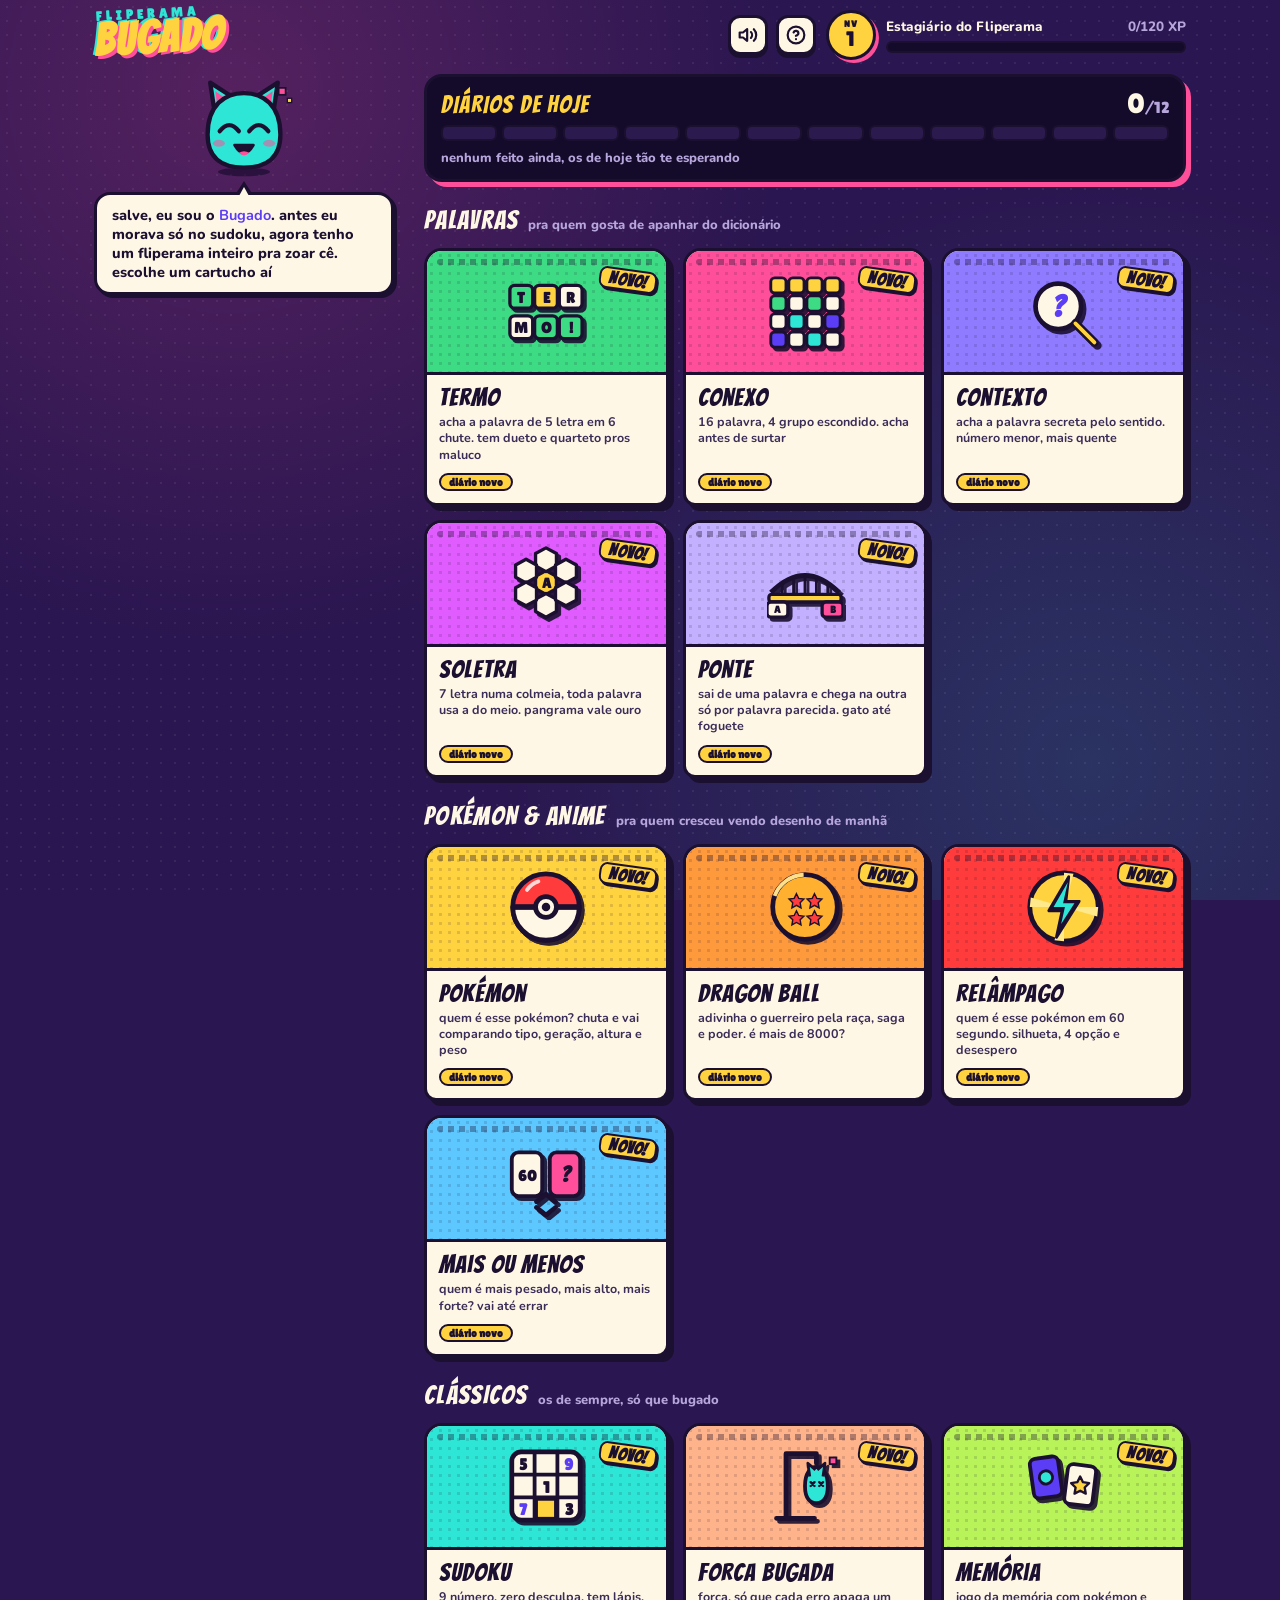
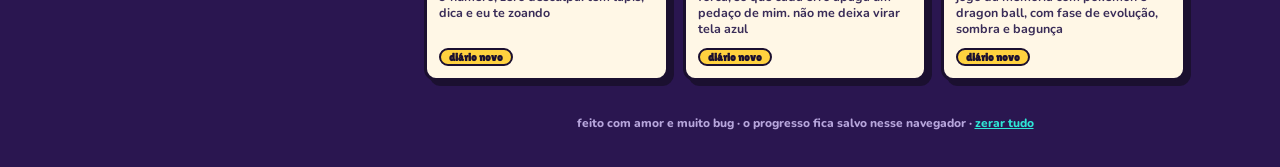
<file: index.html>
<!doctype html>
<html lang="pt-BR">
<head>
<meta charset="utf-8">
<meta name="viewport" content="width=device-width, initial-scale=1, viewport-fit=cover">
<meta name="theme-color" content="#2A1650">
<title>Fliperama Bugado</title>
<meta name="description" content="fliperama de joguinho diário com um mascote que zoa tudo que cê faz">
<link rel="preconnect" href="https://fonts.googleapis.com">
<link rel="preconnect" href="https://fonts.gstatic.com" crossorigin>
<link rel="stylesheet" href="https://fonts.googleapis.com/css2?family=Bangers&family=Lilita+One&family=Nunito:wght@600;800;900&display=swap">
<link rel="stylesheet" href="shared/base.css?v=2609242000">
<style>
.hub{display:grid;gap:14px;grid-template-areas:"top" "mascot" "carts" "foot"}
.top{grid-area:top;display:flex;align-items:center;gap:10px;flex-wrap:wrap}
.logo{display:flex;flex-direction:column;line-height:.82;transform:rotate(-3deg);transform-origin:left center;user-select:none;margin-right:auto}
.logo .l1{font-family:var(--chunky);font-size:13px;letter-spacing:.3em;color:var(--cyan);padding-left:3px}
.logo .l2{font-family:var(--display);font-size:44px;letter-spacing:.04em;color:var(--sun);text-shadow:3px 3px 0 var(--pink),-2px -1px 0 var(--cyan);animation:glitch 7s infinite steps(1)}
@keyframes glitch{
  0%,93%,100%{transform:none;text-shadow:3px 3px 0 var(--pink),-2px -1px 0 var(--cyan)}
  94%{transform:translateX(3px) skewX(-8deg);text-shadow:-4px 0 0 var(--pink),4px 0 0 var(--cyan)}
  96%{transform:translateX(-2px);text-shadow:5px 2px 0 var(--pink),-5px -2px 0 var(--cyan)}
  98%{transform:translateX(1px) skewX(6deg)}
}
.top-btns{display:flex;gap:8px}

.me{display:flex;align-items:center;gap:10px;width:100%}
.badge{flex:none;width:50px;height:50px;border-radius:50%;background:var(--sun);color:var(--ink);border:3px solid var(--ink);box-shadow:3px 3px 0 var(--pink);display:grid;place-items:center;font-family:var(--chunky);line-height:1;text-align:center}
.badge small{display:block;font-size:9px;letter-spacing:.12em}
.badge b{font-size:21px;font-weight:400}
.me-info{flex:1;min-width:0;display:flex;flex-direction:column;gap:5px}
.me-title{display:flex;justify-content:space-between;gap:8px;font-size:13.5px}
.me-title span:last-child{color:var(--muted);font-variant-numeric:tabular-nums;white-space:nowrap}
.xpbar{height:12px;border:2.5px solid var(--ink);border-radius:99px;background:var(--deep);overflow:hidden}
.xpbar i{display:block;height:100%;width:0;background:repeating-linear-gradient(-45deg,var(--cyan) 0 8px,#7DF5EA 8px 16px);transition:width .8s cubic-bezier(.3,1.4,.5,1)}
.streak{flex:none;display:flex;align-items:center;gap:4px;padding:4px 10px 4px 7px;border-radius:99px;background:var(--deep);border:2.5px solid var(--ink);font-family:var(--chunky);font-size:16px;color:var(--orange)}
.streak svg{width:18px;height:18px;fill:var(--orange);stroke:var(--ink);stroke-width:1.5}

#mascot{grid-area:mascot}
.carts{grid-area:carts;display:grid;grid-template-columns:repeat(2,minmax(0,1fr));gap:14px}
.sect{grid-column:1/-1;display:flex;flex-wrap:wrap;align-items:baseline;gap:0 10px;margin-top:2px}
.sect h2{margin:0;font-family:var(--display);font-weight:400;font-size:26px;letter-spacing:.05em;color:var(--paper);white-space:nowrap}
.sect span{font-size:13px;color:var(--muted)}

/* cartucho */
.cart{position:relative;display:flex;flex-direction:column;text-decoration:none;color:var(--ink);background:var(--paper);border:3px solid var(--ink);border-radius:18px 18px 12px 12px;box-shadow:5px 5px 0 var(--ink);transition:transform .15s cubic-bezier(.3,1.6,.5,1),box-shadow .15s;overflow:hidden;min-width:0}
.cart:hover{transform:translateY(-4px) rotate(-1deg);box-shadow:7px 9px 0 var(--ink)}
.cart:active{transform:translateY(2px);box-shadow:2px 2px 0 var(--ink)}
.cart .art{position:relative;height:108px;background:var(--c);border-bottom:3px solid var(--ink);display:grid;place-items:center;overflow:hidden}
.cart .art::before{content:"";position:absolute;inset:0;background:radial-gradient(rgba(27,16,48,.14) 1.4px,transparent 1.7px);background-size:9px 9px}
.cart .art::after{content:"";position:absolute;top:8px;left:10px;right:10px;height:6px;border-radius:99px;background:repeating-linear-gradient(90deg,rgba(27,16,48,.35) 0 6px,transparent 6px 11px)}
.cart .art svg{position:relative;width:76px;height:76px;filter:drop-shadow(3px 3px 0 rgba(27,16,48,.9));transition:transform .3s cubic-bezier(.3,1.6,.5,1)}
.cart:hover .art svg{transform:scale(1.1) rotate(-5deg)}
.cart .body{padding:10px 12px 12px;display:flex;flex-direction:column;gap:4px;flex:1}
.cart h3{margin:0;font-family:var(--display);font-weight:400;font-size:25px;letter-spacing:.04em;line-height:1}
.cart p{margin:0;font-size:12.5px;line-height:1.3;color:var(--text-ink);font-weight:700}
.cart .foot{display:flex;flex-wrap:wrap;gap:5px;margin-top:auto;padding-top:6px}
.st{font-family:var(--chunky);font-size:11px;border:2px solid var(--ink);border-radius:99px;padding:1px 8px;background:#fff;white-space:nowrap}
.st.done{background:var(--green)}
.st.new{background:var(--sun);animation:blinky 1.6s ease-in-out infinite}
@keyframes blinky{50%{background:var(--pink)}}
.cart.locked{cursor:pointer;background:#e9e0f7}
.cart.locked .art{filter:grayscale(.55)}
.cart.locked .tape{position:absolute;top:44px;left:-12px;right:-12px;transform:rotate(-8deg);background:var(--sun);border-block:3px solid var(--ink);font-family:var(--display);font-size:20px;letter-spacing:.08em;text-align:center;padding:2px 0;z-index:2;background-image:repeating-linear-gradient(-45deg,transparent 0 12px,rgba(27,16,48,.12) 12px 24px)}

/* painel dos diários de hoje */
.daily{grid-column:1/-1;background:var(--deep);border:3px solid var(--ink);border-radius:18px;box-shadow:5px 5px 0 var(--pink);padding:12px 14px 12px;display:flex;flex-direction:column;gap:8px}
.daily-top{display:flex;align-items:baseline;justify-content:space-between;gap:10px}
.daily h2{margin:0;font-family:var(--display);font-weight:400;font-size:24px;letter-spacing:.05em;color:var(--sun)}
.daily-top b{font-family:var(--chunky);font-weight:400;font-size:28px;color:var(--paper);font-variant-numeric:tabular-nums;line-height:1}
.daily-top b small{font-size:16px;color:var(--muted)}
.daily-bar{display:flex;gap:5px}
.daily-bar .seg{flex:1;height:16px;border-radius:6px;border:2.5px solid var(--ink);background:#2b1a4d;transition:transform .15s}
.daily-bar .seg.on{background:var(--c);box-shadow:inset 0 -3px 0 rgba(27,16,48,.25)}
.daily-bar .seg:hover{transform:translateY(-2px)}
.daily p{margin:0;font-size:13px;color:var(--muted)}
.cart .novo{position:absolute;top:18px;right:8px;z-index:2;font-family:var(--display);font-size:17px;letter-spacing:.05em;color:var(--ink);background:var(--sun);border:2.5px solid var(--ink);border-radius:8px;padding:0 8px;transform:rotate(8deg);box-shadow:2px 2px 0 var(--ink);animation:novo 1.8s ease-in-out infinite}
@keyframes novo{50%{transform:rotate(8deg) scale(1.1)}}
.cart{position:relative}
.sect{margin-top:10px}
.foot-note{grid-area:foot;text-align:center;font-size:12px;color:var(--muted);padding-top:8px}
.foot-note button{background:none;border:0;color:var(--cyan);text-decoration:underline;cursor:pointer;font-weight:800;padding:0}

@media (min-width:700px){ .carts{grid-template-columns:repeat(3,minmax(0,1fr))} }
@media (min-width:980px){
  .hub{grid-template-columns:300px 1fr;grid-template-areas:"top top" "mascot carts" ". foot";column-gap:30px;align-items:start}
  #mascot{position:sticky;top:calc(env(safe-area-inset-top,0px) + 16px)}
  .me{width:auto;min-width:360px}
  .cart .art{height:124px}
}
@media (max-width:380px){ .logo .l2{font-size:36px} .cart h3{font-size:22px} .cart .art{height:92px} .cart .art svg{width:64px;height:64px} }
</style>
</head>
<body>
<div class="wrap hub">
  <header class="top">
    <div class="logo" aria-label="Fliperama Bugado"><span class="l1">FLIPERAMA</span><span class="l2">BUGADO</span></div>
    <div class="top-btns">
      <button class="icon-btn" id="bSound" type="button"></button>
      <button class="icon-btn" id="bHelp" type="button" aria-label="O que é isso?" title="O que é isso?"></button>
    </div>
    <div class="me">
      <div class="badge"><div><small>NV</small><b id="lvlNum">1</b></div></div>
      <div class="me-info">
        <div class="me-title"><span id="lvlTitle">Estagiário do Fliperama</span><span id="lvlXp">0/120 XP</span></div>
        <div class="xpbar"><i id="xpFill"></i></div>
      </div>
      <div class="streak" id="streak" title="Dias seguidos ganhando alguma coisa" hidden><svg viewBox="0 0 24 24"><path d="M8.5 14.5A2.5 2.5 0 0 0 11 12c0-1.38-.5-2-1-3-1.07-2.14-.22-4.05 2-6 .5 2.5 2 4.9 4 6.5 2 1.6 3 3.5 3 5.5a7 7 0 1 1-14 0c0-1.15.43-2.29 1-3a2.5 2.5 0 0 0 2.5 2.5z"/></svg><span id="streakN">0</span></div>
    </div>
  </header>

  <div id="mascot"></div>

  <main class="carts" id="carts"></main>

  <p class="foot-note">feito com amor e muito bug · o progresso fica salvo nesse navegador · <button type="button" id="bReset">zerar tudo</button></p>
</div>

<script src="shared/falas.js?v=2609242000"></script>
<script src="shared/bugado.js?v=2609242000"></script>
<script>
(() => {
const B = Bugado;
if (!B.peekGame) B.peekGame = id => (B.profile().games || {})[id] || {}; // núcleo antigo em cache
if (!B.syncProfile) B.syncProfile = () => {};

const GAMES = [
  { id:'sudoku', href:'sudoku/', name:'Sudoku', color:'#2EE6D6', daily:false,
    tag:'9 número, zero desculpa. tem lápis, dica e eu te zoando',
    art:`<svg viewBox="0 0 80 80"><rect x="4" y="4" width="72" height="72" rx="10" fill="#FFF7E6" stroke="#1B1030" stroke-width="5"/><path d="M28 6v68M52 6v68M6 28h68M6 52h68" stroke="#1B1030" stroke-width="4"/><g font-family="Lilita One,sans-serif" font-size="17" fill="#1B1030" text-anchor="middle"><text x="16" y="23">5</text><text x="64" y="23" fill="#5B3DF5">9</text><text x="40" y="47">1</text><text x="16" y="71" fill="#5B3DF5">7</text><text x="64" y="71">3</text></g><rect x="30" y="54" width="20" height="20" fill="#FFD23F" stroke="#1B1030" stroke-width="3"/></svg>` },
  { id:'termo', href:'termo/', name:'Termo', color:'#3DDC84', daily:true,
    tag:'acha a palavra de 5 letra em 6 chute. tem dueto e quarteto pros maluco',
    art:`<svg viewBox="0 0 80 80"><g stroke="#1B1030" stroke-width="3.5" font-family="Lilita One,sans-serif" font-size="15" text-anchor="middle"><rect x="2" y="12" width="24" height="24" rx="5" fill="#3DDC84"/><rect x="28" y="12" width="24" height="24" rx="5" fill="#FFD23F"/><rect x="54" y="12" width="24" height="24" rx="5" fill="#FFF7E6"/><rect x="2" y="44" width="24" height="24" rx="5" fill="#FFF7E6"/><rect x="28" y="44" width="24" height="24" rx="5" fill="#3DDC84"/><rect x="54" y="44" width="24" height="24" rx="5" fill="#3DDC84"/></g><g font-family="Lilita One,sans-serif" font-size="16" fill="#1B1030" text-anchor="middle"><text x="14" y="30">T</text><text x="40" y="30">E</text><text x="66" y="30">R</text><text x="14" y="62">M</text><text x="40" y="62">O</text><text x="66" y="62">!</text></g></svg>` },
  { id:'conexo', href:'conexo/', name:'Conexo', color:'#FF4F9A', daily:true,
    tag:'16 palavra, 4 grupo escondido. acha antes de surtar',
    art:`<svg viewBox="0 0 80 80"><g stroke="#1B1030" stroke-width="3"><rect x="4" y="4" width="16" height="16" rx="4" fill="#FFD23F"/><rect x="23" y="4" width="16" height="16" rx="4" fill="#FFD23F"/><rect x="42" y="4" width="16" height="16" rx="4" fill="#FFD23F"/><rect x="61" y="4" width="16" height="16" rx="4" fill="#FFD23F"/><rect x="4" y="23" width="16" height="16" rx="4" fill="#3DDC84"/><rect x="23" y="23" width="16" height="16" rx="4" fill="#FFF7E6"/><rect x="42" y="23" width="16" height="16" rx="4" fill="#3DDC84"/><rect x="61" y="23" width="16" height="16" rx="4" fill="#FFF7E6"/><rect x="4" y="42" width="16" height="16" rx="4" fill="#FFF7E6"/><rect x="23" y="42" width="16" height="16" rx="4" fill="#2EE6D6"/><rect x="42" y="42" width="16" height="16" rx="4" fill="#FFF7E6"/><rect x="61" y="42" width="16" height="16" rx="4" fill="#5B3DF5"/><rect x="4" y="61" width="16" height="16" rx="4" fill="#5B3DF5"/><rect x="23" y="61" width="16" height="16" rx="4" fill="#FFF7E6"/><rect x="42" y="61" width="16" height="16" rx="4" fill="#2EE6D6"/><rect x="61" y="61" width="16" height="16" rx="4" fill="#FFF7E6"/></g></svg>` },
  { id:'pokemon', href:'pokemon/', name:'Pokémon', color:'#FFD23F', daily:true,
    tag:'quem é esse pokémon? chuta e vai comparando tipo, geração, altura e peso',
    art:`<svg viewBox="0 0 80 80"><circle cx="40" cy="40" r="35" fill="#FF3B3B" stroke="#1B1030" stroke-width="5"/><path d="M5 40a35 35 0 0 0 70 0Z" fill="#FFF7E6" stroke="#1B1030" stroke-width="5" stroke-linejoin="round"/><path d="M5 40h70" stroke="#1B1030" stroke-width="6"/><circle cx="40" cy="40" r="11" fill="#FFF7E6" stroke="#1B1030" stroke-width="5"/><circle cx="40" cy="40" r="4.5" fill="#1B1030"/><path d="M20 22a24 24 0 0 1 12-9" stroke="#fff" stroke-width="4" stroke-linecap="round" fill="none" opacity=".8"/></svg>` },
  { id:'dragonball', href:'dragonball/', name:'Dragon Ball', color:'#FF9A3C', daily:true,
    tag:'adivinha o guerreiro pela raça, saga e poder. é mais de 8000?',
    art:`<svg viewBox="0 0 80 80"><circle cx="40" cy="40" r="34" fill="#FFB02E" stroke="#1B1030" stroke-width="5"/><circle cx="40" cy="40" r="34" fill="none" stroke="#FFE08A" stroke-width="4" stroke-dasharray="40 200" transform="rotate(200 40 40)"/><g fill="#FF3B3B" stroke="#1B1030" stroke-width="1.5"><path d="m31 26 2.4 4.9 5.4.8-3.9 3.8.9 5.4-4.8-2.6-4.8 2.6.9-5.4-3.9-3.8 5.4-.8z"/><path d="m50 26 2.4 4.9 5.4.8-3.9 3.8.9 5.4-4.8-2.6-4.8 2.6.9-5.4-3.9-3.8 5.4-.8z"/><path d="m31 44 2.4 4.9 5.4.8-3.9 3.8.9 5.4-4.8-2.6-4.8 2.6.9-5.4-3.9-3.8 5.4-.8z"/><path d="m50 44 2.4 4.9 5.4.8-3.9 3.8.9 5.4-4.8-2.6-4.8 2.6.9-5.4-3.9-3.8 5.4-.8z"/></g></svg>` },
  { id:'contexto', href:'contexto/', name:'Contexto', color:'#8F7BFF', daily:true,
    tag:'acha a palavra secreta pelo sentido. número menor, mais quente',
    art:`<svg viewBox="0 0 80 80"><circle cx="34" cy="34" r="24" fill="#FFF7E6" stroke="#1B1030" stroke-width="5"/><path d="m52 52 20 20" stroke="#1B1030" stroke-width="9" stroke-linecap="round"/><path d="m52 52 20 20" stroke="#FFD23F" stroke-width="4" stroke-linecap="round"/><text x="34" y="44" font-family="Bangers,sans-serif" font-size="30" text-anchor="middle" fill="#5B3DF5">?</text></svg>` },
  { id:'soletra', href:'soletra/', name:'Soletra', color:'#E05CFF', daily:true,
    tag:'7 letra numa colmeia, toda palavra usa a do meio. pangrama vale ouro',
    art:`<svg viewBox="0 0 80 80"><g stroke="#1B1030" stroke-width="3.5" stroke-linejoin="round"><path d="M40 27l11 6v13l-11 6-11-6V33z" fill="#FFD23F"/><path d="M40 3l11 6v13l-11 6-11-6V9z" fill="#FFF7E6"/><path d="M40 51l11 6v13l-11 6-11-6V57z" fill="#FFF7E6"/><path d="M19 15l11 6v13l-11 6-11-6V21z" fill="#FFF7E6"/><path d="M61 15l11 6v13l-11 6-11-6V21z" fill="#FFF7E6"/><path d="M19 39l11 6v13l-11 6-11-6V45z" fill="#FFF7E6"/><path d="M61 39l11 6v13l-11 6-11-6V45z" fill="#FFF7E6"/></g><text x="40" y="45" font-family="Lilita One,sans-serif" font-size="15" text-anchor="middle" fill="#1B1030">A</text></svg>` },
  { id:'ponte', href:'ponte/', name:'Ponte', color:'#C3B1FF', daily:true,
    tag:'sai de uma palavra e chega na outra só por palavra parecida. gato até foguete',
    art:`<svg viewBox="0 0 80 80"><path d="M4 50Q40 14 76 50" fill="none" stroke="#1B1030" stroke-width="5"/><g stroke="#1B1030" stroke-width="3"><path d="M16 40v14M28 33v21M40 31v23M52 33v21M64 40v14"/></g><rect x="2" y="52" width="76" height="8" rx="3" fill="#FFD23F" stroke="#1B1030" stroke-width="3.5"/><rect x="0" y="60" width="22" height="16" rx="4" fill="#FFF7E6" stroke="#1B1030" stroke-width="3.5"/><rect x="58" y="60" width="22" height="16" rx="4" fill="#FF4F9A" stroke="#1B1030" stroke-width="3.5"/><text x="11" y="72" font-family="Lilita One,sans-serif" font-size="10" text-anchor="middle" fill="#1B1030">A</text><text x="69" y="72" font-family="Lilita One,sans-serif" font-size="10" text-anchor="middle" fill="#1B1030">B</text></svg>` },
  { id:'relampago', href:'relampago/', name:'Relâmpago', color:'#FF3B3B', daily:true,
    tag:'quem é esse pokémon em 60 segundo. silhueta, 4 opção e desespero',
    art:`<svg viewBox="0 0 80 80"><circle cx="40" cy="40" r="36" fill="#FFD23F" stroke="#1B1030" stroke-width="5"/><g fill="#FFE98A"><path d="M40 40 40 4 50 5Z"/><path d="M40 40 76 40 75 50Z"/><path d="M40 40 40 76 30 75Z"/><path d="M40 40 4 40 5 30Z"/></g><path d="M45 8 24 44h14l-6 28 24-38H42z" fill="#1B1030" stroke="#1B1030" stroke-width="3" stroke-linejoin="round"/><path d="M44 14 29 40h12l-4 18 14-22H39z" fill="#2EE6D6"/></svg>` },
  { id:'maisoumenos', href:'maisoumenos/', name:'Mais ou Menos', color:'#5CC8FF', daily:true,
    tag:'quem é mais pesado, mais alto, mais forte? vai até errar',
    art:`<svg viewBox="0 0 80 80"><rect x="4" y="12" width="32" height="46" rx="7" fill="#FFF7E6" stroke="#1B1030" stroke-width="4"/><rect x="44" y="12" width="32" height="46" rx="7" fill="#FF4F9A" stroke="#1B1030" stroke-width="4"/><text x="20" y="42" font-family="Lilita One,sans-serif" font-size="16" text-anchor="middle" fill="#1B1030">60</text><text x="60" y="43" font-family="Bangers,sans-serif" font-size="22" text-anchor="middle" fill="#1B1030">?</text><path d="M30 64l10-8 10 8" fill="none" stroke="#1B1030" stroke-width="5" stroke-linecap="round" stroke-linejoin="round"/><path d="M30 70l10 8 10-8" fill="none" stroke="#1B1030" stroke-width="5" stroke-linecap="round" stroke-linejoin="round"/></svg>` },
  { id:'forca', href:'forca/', name:'Forca Bugada', color:'#FFB38A', daily:true,
    tag:'forca, só que cada erro apaga um pedaço de mim. não me deixa virar tela azul',
    art:`<svg viewBox="0 0 80 80"><path d="M10 74h40M20 74V6h32v10" fill="none" stroke="#1B1030" stroke-width="5" stroke-linecap="round" stroke-linejoin="round"/><path d="M40 40C40 26 46 20 52 20s12 6 12 20-6 18-12 18-12-4-12-18Z" fill="#2EE6D6" stroke="#1B1030" stroke-width="4"/><path d="M45 30 43 16l8 7M59 30l2-14-8 7" fill="#2EE6D6" stroke="#1B1030" stroke-width="3" stroke-linejoin="round"/><path d="M46 36l4 4M50 36l-4 4M55 36l4 4M59 36l-4 4" stroke="#1B1030" stroke-width="2.6" stroke-linecap="round"/><rect x="66" y="10" width="7" height="7" fill="#FF4F9A" stroke="#1B1030" stroke-width="2"/></svg>` },
  { id:'memoria', href:'memoria/', name:'Memória', color:'#B8F35A', daily:true,
    tag:'jogo da memória com pokémon e dragon ball, com fase de evolução, sombra e bagunça',
    art:`<svg viewBox="0 0 80 80"><g stroke="#1B1030" stroke-width="4" stroke-linejoin="round"><rect x="6" y="10" width="30" height="42" rx="6" fill="#5B3DF5" transform="rotate(-8 21 31)"/><rect x="42" y="18" width="30" height="42" rx="6" fill="#FFF7E6" transform="rotate(7 57 39)"/></g><circle cx="21" cy="31" r="7" fill="#2EE6D6" stroke="#1B1030" stroke-width="3" transform="rotate(-8 21 31)"/><path d="m57 30 3 6 6.5 1-4.7 4.6 1.1 6.4-5.9-3-5.9 3 1.1-6.4-4.7-4.6 6.5-1z" fill="#FFD23F" stroke="#1B1030" stroke-width="2.5" stroke-linejoin="round"/></svg>` }
];
const SECTIONS = [
  { id:'palavras', title:'PALAVRAS', sub:'pra quem gosta de apanhar do dicionário', games:['termo','conexo','contexto','soletra','ponte'] },
  { id:'anime', title:'POKÉMON & ANIME', sub:'pra quem cresceu vendo desenho de manhã', games:['pokemon','dragonball','relampago','maisoumenos'] },
  { id:'classicos', title:'CLÁSSICOS', sub:'os de sempre, só que bugado', games:['sudoku','forca','memoria'] }
];
GAMES.find(g => g.id === 'sudoku').daily = true;

B.addLines({
  hubSudoku: ['sudoku, o clássico. 9 número e zero desculpa','vai de sudoku? pega o lápis que cê vai precisar','sudoku é tipo marcação do Cruzeiro, parece simples e dá tudo errado','esse aqui é pra quem gosta de sofrer quietinho','9 quadrado, 9 número e um maluco perdido no meio','sudoku do dia saiu, bora ver se hoje o cérebro acordou','dica: começa pelo quadrado mais cheio, confia','sudoku é meu favorito pq quem joga é você KKKKK'],
  hubTermo: ['termo, 5 letra e 6 chance. dá tempo de errar tudo','vai começar com AUDIO dnv né','cinza é letra que não tem, geral esquece isso','quarteto é pra quem gosta de sofrer em dobro. em quádruplo','palavra do dia tá aí esperando cê errar','tá com coragem? dueto. tá maluco? quarteto','abrir com a mesma palavra todo dia é tipo técnico teimoso','termo é rapidinho, 700 séculos no máximo'],
  hubConexo: ['conexo, 16 palavra e um monte de pegadinha','o roxo é sempre o malvado, sempre','tem palavra que cabe em dois grupo, é de propósito mesmo','conexo é pra passar raiva com palavra','acha os 4 grupo e pode se sentir inteligente por 5 minuto','errou 4 vezes acabou, sem choro','o amarelo é o fácil. se errar o amarelo aí é patético','bora que hoje o conexo tá bizarro'],
  hubPokemon: ['quem é esse pokémon? não é o pikachu. quase nunca é','tem mais de mil pokémon e cê conhece uns 150 KKKKK','chuta e vai comparando tipo, geração, altura, peso','o ash levou 25 anos, cê tem até meia noite','se acertar de primeira eu vou achar que cê olhou a resposta','dá pra jogar no fácil, só as 3 primeira geração','pokémon do dia tá escondido no mato alto','bora treinador, pokédex na mão'],
  hubDragonball: ['o poder desse cartucho é mais de 8000','adivinha o guerreiro. não é o yamcha. ou é, sla','grita KAMEHAMEHA antes de jogar que dá sorte','tem saiyajin, namekuseijin, androide e o mr satan, o maior de todos segundo ele','esse jogo acaba antes de uma transformação do anime','se o kuririn aparecer ele vai morrer, é tradição','agora todo guerreiro tem foto, pode ir sem medo','o clássico Z é só DB e Z, pra quem é raiz'],
  hubSoletra: ['soletra, 7 letra numa colmeia e a do meio é obrigatória','tem pangrama escondido ali, usa todas as letra','soletra é bom pra descobrir que cê não sabe português','4 letra no mínimo. ai não vale. ué também não','a letra do meio é tipo aquele amigo que tem que ir em tudo','chegar no gênio bugado é pra poucos mano','bora caçar palavra que hoje tem umas 40','embaralha as letra que às vezes a palavra aparece do nada'],
  hubPonte: ['ponte, sai de uma palavra e chega na outra só pelo sentido','gato até foguete dá sim, confia','cada palavra tem que ter a ver com a anterior, só isso','ponte é o contexto que fez engenharia','tem par igual golfe, fazer abaixo do par é coisa de gênio','se a ponte cair a culpa é do engenheiro. cê','bora construir ponte que o Move não chega lá','carrega o cérebro de palavra na primeira vez, calma'],
  hubRelampago: ['relâmpago, 60 segundo e zero calma','quem é esse pokémon só que no desespero','acertou seguido o combo sobe, errou zera. igual a vida','tem modo dragon ball, silhueta de guerreiro é tudo cabelo espetado','esse aqui é pra quem assistia o anime só pelo quem é esse pokémon','60 segundo passa mais rápido que o intervalo do jogo','gen 1 é o modo raiz, começa por ele','no fim ele mostra quem cê errou, pra aprender'],
  hubMaisoumenos: ['mais ou menos, quem é mais pesado. snorlax ou onix? pensa bem','onix tem 8,8 metro e pesa 210 kg, é um macarrão de pedra','a sequência só acaba quando cê erra. ou seja logo','tem modo dragon ball, o mr satan perde sempre','é uma aula de pokédex disfarçada de jogo','desafio do dia são 15 par, uma chance só','viciante demais esse aqui, tá maluco','altura, peso, número da pokédex e poder de luta'],
  hubForca: ['forca bugada, cada erro apaga um pedaço de MIM','não chuta W pelo amor de Deus, eu gosto das minhas orelha','errou 6 vezes eu viro tela azul, traumático pros dois','no modo conexo a dica é o tema do grupo, ajuda dms','é forca mas quem tá na forca sou eu, que isso','bora que hoje eu quero chegar inteiro no fim','5 palavra no desafio do dia','acento e ç aparece sozinho, só chuta a letra'],
  hubMemoria: ['memória, igual o da vó só que com pokémon','vira duas carta, se for igual fica, se não cê esquece e eu lembro','fase evolução: o par do charmander é o charizard','memória de peixe? esse jogo vai descobrir','fase bagunça as carta troca de lugar quando cê erra, crueldade','3 estrela é pra quem quase não erra','tem modo dragon ball também','bora testar essa memória aí'],
  hubContexto: ['contexto, não é a letra, é o sentido da palavra','número menor é mais perto, confunde geral','tipo brincadeira de tá quente tá frio com 16 mil palavra','começa com uma palavra bem genérica, tipo casa, e vai afunilando','o cérebro de palavra carrega na primeira vez, relaxa','verde é quente, vermelho é frio, bora','tem dica se travar, sem vergonha','no fim aparece as 100 mais perto, é o melhor do jogo']
});

function lineForTime(){ const h = new Date().getHours(); return h < 5 ? 'madrugada' : h < 12 ? 'manha' : h < 18 ? 'tarde' : 'noite'; }

function renderMe(){
  const li = B.levelInfo();
  document.getElementById('lvlNum').textContent = li.lvl;
  document.getElementById('lvlTitle').textContent = B.titleOf(li.lvl);
  document.getElementById('lvlXp').textContent = `${li.into}/${li.need} XP`;
  requestAnimationFrame(() => { document.getElementById('xpFill').style.width = Math.round(li.into/li.need*100) + '%'; });
  const s = B.streakNow(); document.getElementById('streak').hidden = !s; document.getElementById('streakN').textContent = s;
  const P = B.profile(), bs = document.getElementById('bSound');
  bs.innerHTML = P.sound ? B.ICON.on : B.ICON.off; bs.setAttribute('aria-label', P.sound ? 'Desligar som' : 'Ligar som'); bs.title = bs.getAttribute('aria-label');
}

function statusOf(g){
  const s = B.peekGame(g.id), day = B.dayNumber(), out = [];
  if (g.locked) return '<span class="st">em breve</span>';
  if (g.daily){ out.push(s.lastDaily && s.lastDaily.day === day ? `<span class="st done">diário ${s.lastDaily.won ? 'feito' : 'perdido'}</span>` : '<span class="st new">diário novo</span>'); }
  if (s.wins) out.push(`<span class="st">${s.wins} vitória${s.wins>1?'s':''}</span>`);
  else if (!g.daily) out.push('<span class="st">bora jogar</span>');
  return out.join('');
}

const dailyDone = () => { const day = B.dayNumber(); return GAMES.filter(g => g.daily && !g.locked && (B.peekGame(g.id).lastDaily || {}).day === day); };
function renderDaily(){
  const done = dailyDone(), total = GAMES.filter(g => g.daily && !g.locked).length, set = new Set(done.map(g => g.id));
  return `<div class="daily">
    <div class="daily-top"><h2>DIÁRIOS DE HOJE</h2><b>${done.length}<small>/${total}</small></b></div>
    <div class="daily-bar">${GAMES.filter(g => g.daily && !g.locked).map(g => `<a href="${g.href}" class="seg ${set.has(g.id)?'on':''}" style="--c:${g.color}" title="${g.name}${set.has(g.id)?' (feito)':''}"></a>`).join('')}</div>
    <p>${done.length === total ? 'ZEROU TODOS OS DIÁRIOS mds, vai tomar um sol agora' : done.length ? `faltam ${total-done.length}, bora que dá` : 'nenhum feito ainda, os de hoje tão te esperando'}</p>
  </div>`;
}
function cartHTML(g){
  return `
      <${g.locked ? 'button type="button"' : `a href="${g.href}"`} class="cart ${g.locked ? 'locked' : ''}" data-id="${g.id}" style="--c:${g.color}">
        <div class="art">${g.art}</div>
        ${!g.locked && !Object.keys(B.peekGame(g.id)).length ? '<span class="novo">NOVO!</span>' : ''}
        <div class="body">
          <h3>${g.name}</h3>
          <p>${g.tag}</p>
          <div class="foot">${statusOf(g)}</div>
        </div>
      </${g.locked ? 'button' : 'a'}>`;
}
function renderCarts(){
  const el = document.getElementById('carts'), byId = Object.fromEntries(GAMES.map(g => [g.id, g]));
  el.innerHTML = renderDaily() + SECTIONS.map(s => `<div class="sect"><h2>${s.title}</h2><span>${s.sub}</span></div>` + s.games.map(id => cartHTML(byId[id])).join('')).join('');
}
const CAT = { sudoku:'hubSudoku', termo:'hubTermo', conexo:'hubConexo', pokemon:'hubPokemon', dragonball:'hubDragonball', contexto:'hubContexto', soletra:'hubSoletra', ponte:'hubPonte', relampago:'hubRelampago', maisoumenos:'hubMaisoumenos', forca:'hubForca', memoria:'hubMemoria' };
let hoverTimer = null, lastHover = '';
const cartsEl = document.getElementById('carts');
cartsEl.addEventListener('pointerover', e => {
  const c = e.target.closest('.cart'); if (!c || c.dataset.id === lastHover) return;
  lastHover = c.dataset.id; clearTimeout(hoverTimer);
  hoverTimer = setTimeout(() => B.talk(CAT[c.dataset.id], null, 'smug', 4500), 350);
});
cartsEl.addEventListener('focusin', e => { const c = e.target.closest('.cart'); if (c && c.dataset.id !== lastHover){ lastHover = c.dataset.id; B.talk(CAT[c.dataset.id], null, 'smug', 4500); } });
cartsEl.addEventListener('click', e => {
  const c = e.target.closest('.cart'); if (!c) return;
  B.sfx.flip();
  if (c.classList.contains('locked')){ B.glitch(); B.talk('hubContexto', null, 'shock', 6000); }
});

document.getElementById('bSound').addEventListener('click', () => {
  const on = !B.profile().sound; B.setSound(on); renderMe();
  B.say(on ? 'som ligado, agora teus erros têm trilha sonora' : 'som desligado, pode passar vergonha em silêncio', 'smug', 3000);
});
document.getElementById('bHelp').innerHTML = B.ICON.help;
document.getElementById('bHelp').addEventListener('click', () => {
  B.sfx.tap(); document.getElementById('bHelp').classList.remove('pulse');
  B.openModal(`
    <h2>que lugar é esse</h2>
    <p class="sub">um fliperama de joguinho pra jogar todo dia, e eu, o <b>Bugado</b>, comentando tudo que cê faz</p>
    <h3>como funciona</h3>
    <ul>
      <li><span class="tag2" style="--c:#FFD23F">DIÁRIO</span><span>todo jogo tem um desafio novo por dia, igual pra todo mundo. depois dá pra continuar no modo infinito</span></li>
      <li><span class="tag2" style="--c:#2EE6D6">XP</span><span>tudo que cê faz em qualquer jogo soma no mesmo nível. os título vão de Estagiário do Fliperama até Isso Não Existe</span></li>
      <li><span class="tag2" style="--c:#FF9A3C">FOGUINHO</span><span>ganhou alguma coisa hoje e ontem, a sequência sobe. pulou um dia, zera</span></li>
      <li><span class="tag2" style="--c:#FF4F9A">BUGADO</span><span>eu falo muito e quase nunca repito. pode me cutucar também</span></li>
    </ul>
    <p style="margin-top:14px">fica tudo salvo nesse navegador. celular e PC têm progresso separado</p>
    <div class="m-actions"><button class="btn primary" type="button" data-act="close">bora jogar</button></div>`);
});
document.getElementById('bReset').addEventListener('click', () => {
  B.openModal(`
    <h2>zerar TUDO?</h2>
    <p class="sub">XP, nível, sequência, jogo salvo, estatística, some tudo desse navegador. não tem volta não</p>
    <div class="m-actions"><button class="btn hot" type="button" data-act="reset">zerar mesmo</button><button class="btn" type="button" data-act="close">não, pelo amor</button></div>`);
});
B.onAct('reset', () => {
  try { Object.keys(localStorage).filter(k => k.startsWith('fliperama.') || k.startsWith('bugado.')).forEach(k => localStorage.removeItem(k)); } catch(e){}
  location.reload();
});

B.mountMascot(document.getElementById('mascot'));
const wide = matchMedia('(min-width:980px)');
const applyStack = () => B.setStack(wide.matches);
applyStack(); wide.addEventListener('change', applyStack);

renderMe(); renderCarts();

// fala de chegada
const P = B.profile();
let first = false;
try { first = !sessionStorage.getItem('fliperama.hubSeen'); sessionStorage.setItem('fliperama.hubSeen', '1'); } catch(e){ first = true; }
if (!P.seen.hub){
  P.seen.hub = true; B.saveProfile();
  B.say('salve, eu sou o <b>Bugado</b>. antes eu morava só no sudoku, agora tenho um fliperama inteiro pra zoar cê. escolhe um cartucho aí', 'happy', 8000);
  document.getElementById('bHelp').classList.add('pulse');
} else if (first){
  const s = B.streakNow();
  B.say((s > 1 && Math.random() < .5) ? B.line('sequencia', {n:s}) : (Math.random() < .5 ? B.line(lineForTime()) : B.line('homeOi')), 'talk', 6000);
} else {
  B.talk('homeVoltou', null, 'smug', 5000);
}
B.chatter({ every:[35,70], idleAfter:45 });
window.addEventListener('pageshow', e => { if (e.persisted){ B.syncProfile(); renderMe(); renderCarts(); } });
document.addEventListener('visibilitychange', () => { if (!document.hidden){ B.syncProfile(); renderMe(); renderCarts(); } });
})();
</script>
</body>
</html>
</file>
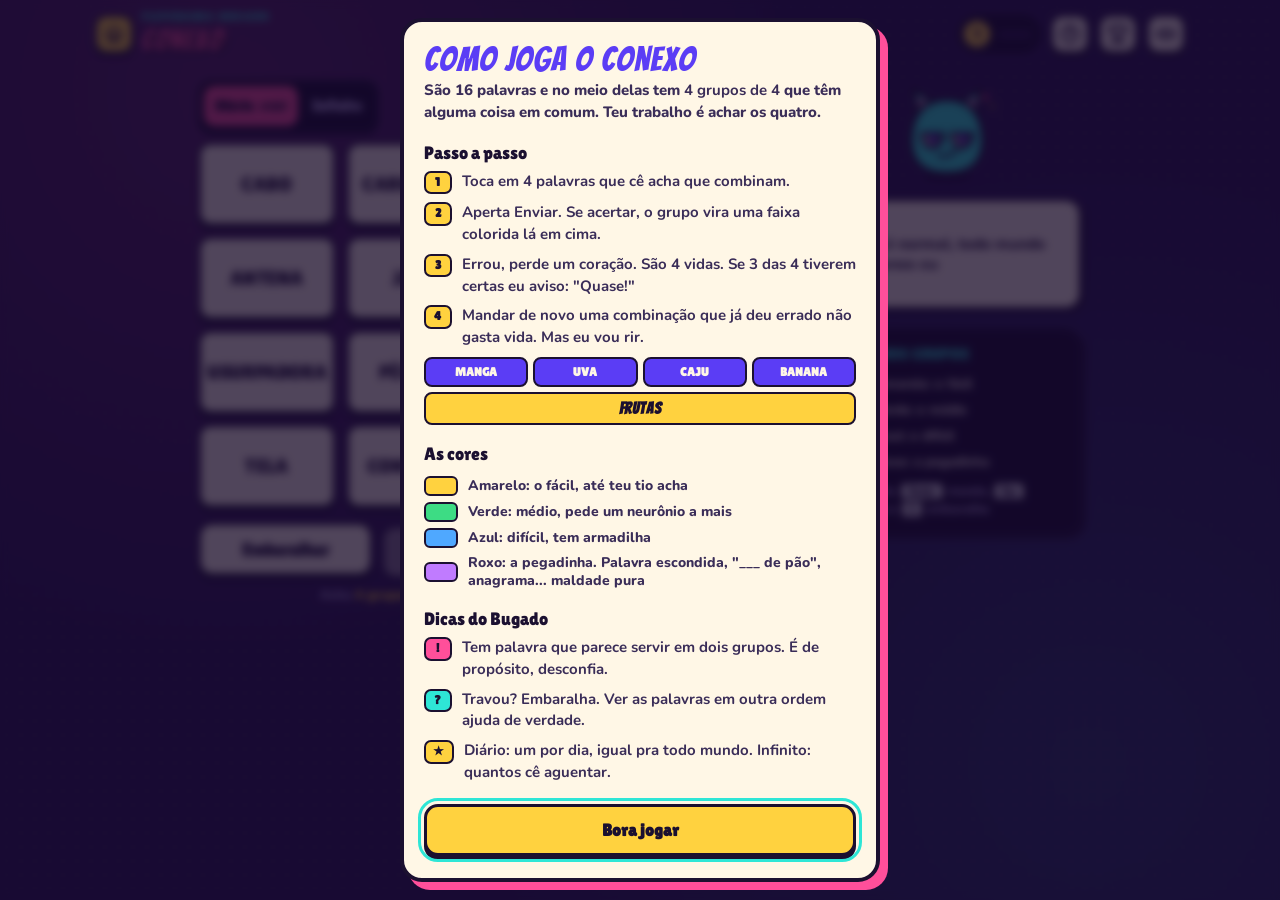
<file: conexo/index.html>
<!doctype html>
<html lang="pt-BR"><head>
<meta charset="utf-8"><meta name="viewport" content="width=device-width, initial-scale=1, viewport-fit=cover">
<meta name="theme-color" content="#2A1650">
<title>Conexo · Fliperama Bugado</title>
<meta name="description" content="Acha os 4 grupos escondidos no meio de 16 palavras. Tem diário, tem Infinito e tem um mascote zoando cada jogada.">
<link rel="preconnect" href="https://fonts.googleapis.com"><link rel="preconnect" href="https://fonts.gstatic.com" crossorigin>
<link rel="stylesheet" href="https://fonts.googleapis.com/css2?family=Bangers&family=Lilita+One&family=Nunito:wght@600;800;900&display=swap">
<link rel="stylesheet" href="../shared/base.css?v=2609242000">
<style>
:root{
  --g1:#FFD23F; --g2:#3DDC84; --g3:#4FA8FF; --g4:#C07BFF;
  --gap:8px;
  --rowh:clamp(56px, min(22vw, calc((100dvh - 360px) / 4.6)), 84px);
}
.cx-layout{display:flex;flex-direction:column;gap:10px;margin-top:8px}
.cx-main{width:100%;max-width:560px;margin:0 auto;min-width:0}
#mascot{width:100%;max-width:560px;margin:0 auto}
/* balão com altura fixa: a fala muda e o tabuleiro não pula (fala longa encolhe a letra) */
#mascot .bg-bubble{height:78px;min-height:0;overflow:hidden}
#mascot .bg-bubble p{max-height:100%;overflow:hidden}
#mascot .bg-bubble.grow{height:auto}
.cx-side-extra{display:none}

/* ---------- topo: modo + vidas ---------- */
.cx-top{display:flex;align-items:center;justify-content:space-between;gap:10px;margin-bottom:10px}
.seg{display:flex;background:var(--deep);border:3px solid var(--ink);border-radius:14px;padding:3px;gap:3px;box-shadow:0 3px 0 var(--ink)}
.seg button{appearance:none;border:0;background:transparent;color:var(--muted);font-family:var(--chunky);font-size:15px;min-height:40px;padding:6px 11px;border-radius:10px;cursor:pointer;line-height:1.05;white-space:nowrap;transition:background-color .15s,color .15s}
.seg button small{font-size:12px;opacity:.85;margin-left:2px}
.seg button.on{background:var(--pink);color:var(--ink)}
.seg button:focus-visible{outline:3px solid var(--cyan);outline-offset:2px}
.seg .done-dot{display:inline-block;width:8px;height:8px;border-radius:50%;background:var(--green);border:1.5px solid var(--ink);margin-left:4px;vertical-align:1px}
.lives{display:flex;align-items:center;gap:3px}
.lives .lbl{font-family:var(--chunky);font-size:12px;color:var(--muted);margin-right:4px;letter-spacing:.05em}
.heart{width:24px;height:24px;transition:transform .2s}
.heart path{fill:var(--pink);stroke:var(--ink);stroke-width:2.2;stroke-linejoin:round}
.heart.lost path{fill:#4a3478;stroke:#1B1030}
.heart.lost{transform:scale(.82)}
.heart.breaking{animation:cx-heartbreak .6s ease}
@keyframes cx-heartbreak{0%{transform:scale(1)}30%{transform:scale(1.35) rotate(-12deg)}60%{transform:scale(.7) rotate(10deg)}100%{transform:scale(.82)}}

/* ---------- tabuleiro ---------- */
.board-wrap{position:relative}
.board{display:grid;grid-template-columns:repeat(4,minmax(0,1fr));grid-auto-rows:var(--rowh);gap:var(--gap)}
.tile{appearance:none;position:relative;min-width:0;display:flex;align-items:center;justify-content:center;padding:4px 3px;background:var(--paper);color:var(--ink);border:3px solid var(--ink);border-radius:12px;box-shadow:0 4px 0 var(--ink);cursor:pointer;font-family:var(--chunky);font-weight:400;line-height:1.02;text-align:center;overflow:hidden;user-select:none;-webkit-user-select:none;transition:transform .1s,box-shadow .1s,background-color .12s,color .12s}
.tile .w{display:block;width:100%;font-size:17px;letter-spacing:.01em;overflow-wrap:normal;word-break:normal;hyphens:none;white-space:normal}
.tile:hover{background:#fff}
.tile:active{transform:translateY(3px);box-shadow:0 1px 0 var(--ink)}
.tile.sel{background:var(--violet);color:var(--paper);transform:translateY(-2px);box-shadow:0 6px 0 var(--ink)}
.tile.sel:hover{background:#6c50ff}
.tile:focus-visible{outline:3px solid var(--cyan);outline-offset:2px}
.tile.pop{animation:cx-pop .22s cubic-bezier(.3,1.8,.5,1)}
@keyframes cx-pop{50%{transform:scale(1.08) translateY(-2px)}}
.tile.hop{animation:cx-hop .35s ease}
@keyframes cx-hop{40%{transform:translateY(-12px) rotate(-3deg)}}
.tile.shake{animation:cx-shake .5s ease}
@keyframes cx-shake{15%,55%{transform:translateX(-7px) rotate(-2deg)}35%,75%{transform:translateX(7px) rotate(2deg)}}
.tile.gone{animation:cx-gone .32s ease forwards}
@keyframes cx-gone{to{transform:scale(.3) rotate(8deg);opacity:0}}
.tile.enter{animation:cx-enter .35s cubic-bezier(.3,1.5,.5,1) both}
@keyframes cx-enter{from{transform:scale(.6);opacity:0}}

.solved{grid-column:1/-1;display:flex;flex-direction:column;align-items:center;justify-content:center;gap:2px;padding:4px 10px;border:3px solid var(--ink);border-radius:14px;box-shadow:0 4px 0 var(--ink);color:var(--ink);text-align:center;min-width:0;overflow:hidden;position:relative}
.solved.l1{background:var(--g1)} .solved.l2{background:var(--g2)} .solved.l3{background:var(--g3)} .solved.l4{background:var(--g4)}
.solved b{font-family:var(--display);font-weight:400;font-size:20px;letter-spacing:.04em;line-height:1.02;max-width:100%}
.solved span{font-size:13px;font-weight:900;letter-spacing:.03em;line-height:1.15;max-width:100%}
.solved.revealed{background-image:repeating-linear-gradient(-45deg,rgba(27,16,48,.13) 0 8px,transparent 8px 16px)}
.solved.in{animation:cx-solved .5s cubic-bezier(.3,1.6,.5,1)}
@keyframes cx-solved{from{transform:scale(.55) rotate(-2deg);opacity:0}60%{transform:scale(1.04)}}
.burst{z-index:6}

/* ---------- ações ---------- */
.actions{display:flex;gap:8px;margin-top:14px}
.actions .btn{flex:1 1 0;min-width:0;height:50px;font-size:16px;padding:0 6px;white-space:nowrap}
.actions .btn.primary{flex:1.25 1 0}
.actions .btn small{font-size:12px;opacity:.75}
.hint{margin:10px 2px 0;text-align:center;font-size:13px;color:var(--muted)}
.hint b{color:var(--sun);font-weight:900}

/* ---------- modais ---------- */
.cx-legend{display:flex;flex-direction:column;gap:6px;margin:12px 0 2px}
.cx-legend div{display:flex;align-items:center;gap:10px;font-size:14px;font-weight:800;color:var(--text-ink);line-height:1.3}
.bg-card li > .tag2:first-child{min-width:28px;text-align:center}
.bg-card .stat span{font-size:12px;letter-spacing:.02em}
.cx-legend i{flex:none;width:34px;height:20px;border:2.5px solid var(--ink);border-radius:6px}
.bg-card .ex{display:grid;grid-template-columns:repeat(4,1fr);gap:5px;margin:8px 0 4px}
.bg-card .ex span{font-family:var(--chunky);font-size:12px;text-align:center;border:2.5px solid var(--ink);border-radius:8px;padding:6px 2px;background:#fff}
.bg-card .ex .sel{background:var(--violet);color:var(--paper)}
.bg-card .ex .bar{grid-column:1/-1;background:var(--g1);font-family:var(--display);font-size:16px;letter-spacing:.04em}
.dist{display:flex;flex-direction:column;gap:6px;margin-top:6px}
.dist .r{display:flex;align-items:center;gap:8px;font-size:13px;font-weight:900;color:var(--text-ink)}
.dist .r > span{width:62px;flex:none;text-align:right}
.dist .r i{display:block;height:22px;min-width:26px;border:2.5px solid var(--ink);border-radius:7px;background:var(--cyan);font-style:normal;font-family:var(--chunky);font-size:13px;color:var(--ink);text-align:right;padding:0 6px;line-height:17px}
.dist .r.lose i{background:var(--pink)}
.dist .r.hl i{background:var(--sun)}
.grid-emoji{display:flex;flex-direction:column;align-items:center;gap:4px;margin:14px 0 4px}
.grid-emoji div{display:flex;gap:4px}
.grid-emoji i{width:22px;height:22px;border:2.5px solid var(--ink);border-radius:5px}
.grid-emoji i.l1{background:var(--g1)} .grid-emoji i.l2{background:var(--g2)} .grid-emoji i.l3{background:var(--g3)} .grid-emoji i.l4{background:var(--g4)}
.res-groups{display:flex;flex-direction:column;gap:6px;margin-top:12px}
.res-groups div{border:2.5px solid var(--ink);border-radius:10px;padding:5px 10px;font-size:13px;color:var(--ink);font-weight:800;line-height:1.25}
.res-groups div b{font-family:var(--chunky);font-weight:400;font-size:14px;display:block}
.res-groups .l1{background:var(--g1)} .res-groups .l2{background:var(--g2)} .res-groups .l3{background:var(--g3)} .res-groups .l4{background:var(--g4)}
.pills{display:flex;flex-wrap:wrap;gap:8px;margin-top:12px}
.m-actions.res{margin-top:16px}
.m-actions.res .btn{flex:1 1 120px}
#shareBox{width:100%;margin-top:12px;font:inherit;font-size:13px;color:var(--ink);background:#fff;border:2.5px solid var(--ink);border-radius:10px;padding:8px;resize:none}
.quote{margin-top:12px;background:var(--paper2);border:2.5px dashed var(--line);border-radius:12px;padding:8px 12px;font-size:14px;font-weight:800;color:var(--text-ink)}

/* ---------- desktop: mascote na coluna lateral ---------- */
@media (min-width:880px){
  :root{--gap:10px;--rowh:84px}
  .cx-layout{display:grid;grid-template-columns:minmax(0,580px) 270px;grid-template-areas:"main side";justify-content:center;align-items:start;gap:34px;margin-top:22px}
  .cx-main{grid-area:main;max-width:none}
  .cx-side{grid-area:side;position:sticky;top:18px;display:flex;flex-direction:column;gap:18px}
  #mascot{max-width:none}
  #mascot .bg-bubble{height:auto;min-height:112px}
  .cx-side-extra{display:block;background:var(--deep);border:3px solid var(--ink);border-radius:18px;padding:14px 16px;box-shadow:4px 4px 0 var(--ink)}
  .cx-side-extra h4{margin:0 0 8px;font-family:var(--chunky);font-weight:400;font-size:15px;color:var(--cyan);letter-spacing:.04em}
  .cx-side-extra .cx-legend div{color:var(--paper);font-size:13px}
  .cx-side-extra p{margin:10px 0 0;font-size:12.5px;color:var(--muted);line-height:1.4}
  .tile .w{font-size:20px}
  .solved b{font-size:24px}
  .solved span{font-size:14.5px}
  .actions .btn{height:54px;font-size:18px}
}
/* 4 botões + nível na barra: sem isso o título "Conexo" corta entre 381 e 420px */
@media (max-width:420px){ #bar.bg-bar{gap:5px} }
@media (max-width:360px){
  .seg button{font-size:13px;padding:6px 8px}
  .heart{width:20px;height:20px}
  .lives .lbl{display:none}
  .actions .btn{font-size:14px}
}
@media (prefers-reduced-motion: reduce){
  .tile.sel{transform:none}
}
</style>
</head><body>
<div class="wrap">
  <header id="bar"></header>
  <div class="cx-layout">
    <aside class="cx-side">
      <div id="mascot"></div>
      <div class="cx-side-extra">
        <h4>CORES DOS GRUPOS</h4>
        <div class="cx-legend">
          <div><i style="background:var(--g1)"></i>Amarelo: o fácil</div>
          <div><i style="background:var(--g2)"></i>Verde: o médio</div>
          <div><i style="background:var(--g3)"></i>Azul: o difícil</div>
          <div><i style="background:var(--g4)"></i>Roxo: a pegadinha</div>
        </div>
        <p>No teclado: <kbd>Enter</kbd> manda, <kbd>Esc</kbd> desmarca e <kbd>E</kbd> embaralha</p>
      </div>
    </aside>
    <main class="cx-main">
      <div class="cx-top">
        <div class="seg" role="tablist" aria-label="Modo de jogo">
          <button type="button" role="tab" data-mode="daily" id="tabDaily">Diário <small id="dayNo"></small></button>
          <button type="button" role="tab" data-mode="inf" id="tabInf">Infinito</button>
        </div>
        <div class="lives" id="lives" aria-live="polite"></div>
      </div>
      <div class="board-wrap">
        <div class="board" id="board" aria-label="Tabuleiro: 16 palavras"></div>
        <div class="burst" id="burst" aria-hidden="true"></div>
      </div>
      <div class="actions" id="actPlay">
        <button type="button" class="btn" id="bShuffle">Embaralhar</button>
        <button type="button" class="btn" id="bClear">Desmarcar</button>
        <button type="button" class="btn primary" id="bSubmit" disabled>Enviar <small id="selCount">0/4</small></button>
      </div>
      <div class="actions" id="actPost" hidden>
        <button type="button" class="btn cool" id="bResult">Ver resultado</button>
        <button type="button" class="btn primary" id="bNext">Próximo</button>
      </div>
      <p class="hint" id="hint">Acha <b>4 grupos</b> de 4 palavras que têm algo em comum</p>
    </main>
  </div>
</div>
<script src="../shared/falas.js?v=2609242000"></script><script src="../shared/bugado.js?v=2609242000"></script>
<script src="puzzles.js?v=2609242000"></script><script src="falas-conexo.js?v=2609242000"></script><script src="conexo.js?v=2609242000"></script>
</body></html>
</file>
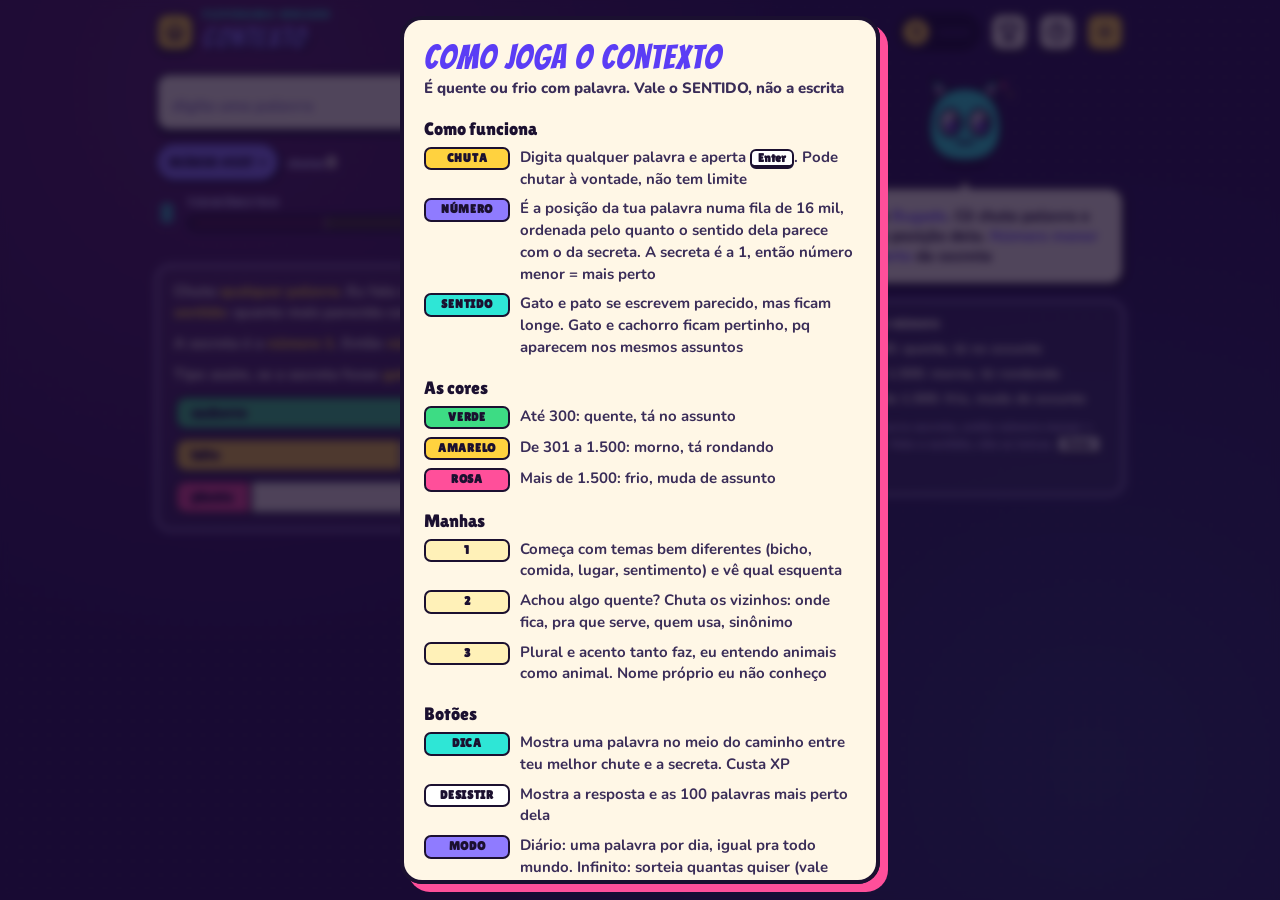
<file: contexto/index.html>
<!doctype html>
<html lang="pt-BR">
<head>
<meta charset="utf-8">
<meta name="viewport" content="width=device-width, initial-scale=1, viewport-fit=cover">
<meta name="theme-color" content="#2A1650">
<title>Contexto · Fliperama Bugado</title>
<link rel="preconnect" href="https://fonts.googleapis.com">
<link rel="preconnect" href="https://fonts.gstatic.com" crossorigin>
<link rel="stylesheet" href="https://fonts.googleapis.com/css2?family=Bangers&family=Lilita+One&family=Nunito:wght@600;800;900&display=swap">
<link rel="stylesheet" href="../shared/base.css?v=2609242000">
<style>
:root{ --ctx:#8F7BFF; --bg:var(--green); --by:var(--sun); --br:var(--pink); }
.wrap.game{max-width:1060px;overflow-x:clip;padding-block:8px 28px}
.game{display:grid;gap:10px;grid-template-columns:minmax(0,1fr);grid-template-areas:"bar" "side" "entry" "meter" "last" "list"}
#bar{grid-area:bar}
.side{grid-area:side;min-width:0}
.entry{grid-area:entry;min-width:0}
.meter{grid-area:meter;min-width:0}
.lastwrap{grid-area:last;min-width:0;position:relative}
.listwrap{grid-area:list;min-width:0}
/* balão com altura fixa de 3 linhas: fala nova não empurra a tela pra baixo */
#mascot .bg-bubble{min-height:78px}
.legend{display:none}
@media (min-width:600px) and (max-width:879px){ .wrap.game{max-width:680px} #mascot .bg-bubble{min-height:62px} }
@media (min-width:880px){ #mascot .bg-bubble{min-height:100px} }

/* ---------- entrada ---------- */
.guess{display:flex;gap:8px}
.guess input{flex:1;min-width:0;height:54px;border:3px solid var(--ink);border-radius:14px;background:var(--paper);color:var(--ink);font-family:var(--chunky);font-size:22px;letter-spacing:.02em;padding:0 14px;box-shadow:0 4px 0 var(--ink);outline:none;transition:box-shadow .12s}
.guess input::placeholder{color:#9a8bbb;font-family:var(--body);font-weight:800;font-size:16px;letter-spacing:0}
.guess input:focus{box-shadow:0 4px 0 var(--ink),0 0 0 3px var(--ctx)}
.guess input:focus-visible{outline:3px solid var(--cyan);outline-offset:3px}
.guess input:disabled{background:#e6dcf5;cursor:progress}
.guess .go{flex:none;height:54px;padding:0 16px;font-size:19px;display:flex;align-items:center;gap:6px}
.guess .go svg{width:20px;height:20px;fill:none;stroke:currentColor;stroke-width:2.8;stroke-linecap:round;stroke-linejoin:round}
.msg{margin:6px 2px 0;font-size:13.5px;color:var(--sun);min-height:0}
.msg:empty{display:none}
.infobar{display:flex;align-items:center;gap:7px;margin-top:10px;flex-wrap:wrap}
.modechip{cursor:pointer;font-family:var(--chunky);background:var(--ctx);color:var(--ink);letter-spacing:.03em;min-height:40px;display:inline-flex;align-items:center;gap:6px;padding:0 12px}
.modechip::after{content:"";width:7px;height:7px;border-right:2.5px solid currentColor;border-bottom:2.5px solid currentColor;transform:translateY(-2px) rotate(45deg)}
.modechip.inf{background:var(--cyan)}
.cnt{font-family:var(--chunky);font-size:13px;color:var(--muted);white-space:nowrap}
.cnt b{font-weight:400;color:var(--paper);font-size:17px;font-variant-numeric:tabular-nums}
.infobar .sp{flex:1}
.btn.mini{height:40px;min-width:40px;justify-content:center;padding:0 12px;font-size:14px;border-radius:11px;box-shadow:0 3px 0 var(--ink);display:inline-flex;align-items:center;gap:5px;white-space:nowrap}
.btn.mini svg{width:17px;height:17px;fill:none;stroke:currentColor;stroke-width:2.6;stroke-linecap:round;stroke-linejoin:round}
.btn.mini:active{box-shadow:0 0 0 var(--ink)}
.btn.mini{position:relative}
.btn.mini .tag{position:absolute;top:-9px;right:-6px;font-family:var(--chunky);font-weight:400;font-size:11px;line-height:1.2;background:var(--ink);color:var(--sun);border:2px solid var(--sun);border-radius:99px;padding:0 6px}
@media (max-width:420px){ #bGive span{display:none} #bGive{padding:0;width:40px} }
.donecard{display:flex;align-items:center;gap:10px;flex-wrap:wrap;background:var(--paper);color:var(--ink);border:3px solid var(--ink);border-radius:16px;box-shadow:4px 4px 0 var(--pink);padding:10px 12px}
.donecard .dc-txt{flex:1 1 180px;font-size:15px;line-height:1.3}
.donecard .dc-txt b{font-family:var(--chunky);font-weight:400;font-size:19px;color:var(--violet)}
.donecard .dc-btns{display:flex;gap:8px;flex-wrap:wrap}

/* ---------- termômetro ---------- */
.meter{display:flex;align-items:center;gap:8px}
.meter svg{flex:none;width:24px;height:24px;fill:none;stroke-width:2.4;stroke-linecap:round;stroke-linejoin:round}
.meter .ice{stroke:var(--cyan)}
.meter .fire{stroke:var(--pink)}
.m-body{flex:1;min-width:0}
.m-head{display:flex;justify-content:space-between;align-items:baseline;gap:8px;margin-bottom:4px}
.m-lbl{font-family:var(--chunky);font-size:12px;letter-spacing:.14em;color:var(--muted)}
.m-val{font-family:var(--chunky);font-size:14px;color:var(--paper);white-space:nowrap;overflow:hidden;text-overflow:ellipsis}
.m-val b{font-weight:400;color:var(--sun)}
.m-track{position:relative;height:18px;border:3px solid var(--ink);border-radius:99px;background:linear-gradient(90deg,rgba(255,79,154,.22) 0 24.5%,rgba(255,210,63,.22) 24.5% 41%,rgba(61,220,132,.22) 41%),var(--deep);overflow:hidden}
.m-fill{position:absolute;left:0;top:0;bottom:0;width:0;background:var(--c,var(--pink));border-right:3px solid var(--ink);border-radius:0 99px 99px 0;transition:width .7s cubic-bezier(.3,1.4,.5,1),background-color .3s}
.m-tick{position:absolute;top:0;bottom:0;width:2px;background:rgba(255,247,230,.35)}

/* ---------- linhas de chute ---------- */
.row{position:relative;display:flex;align-items:center;gap:10px;min-height:44px;padding:0 14px;background:var(--paper);color:var(--ink);border:3px solid var(--ink);border-radius:12px;overflow:hidden;list-style:none}
.row .fill{position:absolute;left:0;top:0;bottom:0;background:var(--c);border-right:3px solid var(--ink)}
.row .w{position:relative;flex:1;min-width:0;font-family:var(--chunky);font-size:18px;line-height:1.1;overflow:hidden;text-overflow:ellipsis;white-space:nowrap}
.row .n{position:relative;flex:none;font-family:var(--chunky);font-size:18px;font-variant-numeric:tabular-nums;line-height:1.2;padding:1px 7px;margin-right:-7px;border-radius:8px;background:rgba(255,247,230,.92)}
.row .tg{position:relative;flex:none;font-family:var(--chunky);font-size:12px;letter-spacing:.08em;color:var(--paper);background:var(--ink);border-radius:6px;padding:2px 6px}
.row.b-g{--c:var(--bg)} .row.b-y{--c:var(--by)} .row.b-r{--c:var(--br)}
.row.secret{--c:var(--sun);box-shadow:0 0 0 3px var(--sun)}
.row.cur{box-shadow:3px 3px 0 var(--cyan)}
.lastwrap{min-height:8px}
.lastwrap .lbl{display:block;font-family:var(--chunky);font-size:12px;letter-spacing:.14em;color:var(--muted);margin:0 0 4px 2px}
#last .row{min-height:54px;border-width:3.5px;box-shadow:4px 4px 0 var(--ctx)}
#last .row .w,#last .row .n{font-size:22px}
.list{display:flex;flex-direction:column;gap:6px;margin:0;padding:0}
.list-head{display:flex;justify-content:space-between;align-items:baseline;margin:6px 2px 6px}
.list-head span{font-family:var(--chunky);font-size:12px;letter-spacing:.14em;color:var(--muted)}
.burst{top:26px}

/* vazio + carregando */
.empty{background:rgba(255,247,230,.06);border:3px dashed var(--line);border-radius:16px;padding:14px 16px;font-size:14.5px;line-height:1.45;color:var(--paper)}
.empty p{margin:0 0 10px}
.empty b{color:var(--sun);font-weight:900}
.ex{display:flex;flex-direction:column;gap:6px;margin:6px 0 0;padding:0}
.ex .row{min-height:36px;opacity:.95}
.ex .row .w,.ex .row .n{font-size:15px}
.loader{background:var(--paper);color:var(--ink);border:4px solid var(--ink);border-radius:20px;box-shadow:6px 6px 0 var(--pink);padding:18px 18px 16px;text-align:center}
.loader h2{margin:0 0 4px;font-family:var(--display);font-weight:400;font-size:30px;letter-spacing:.04em;color:var(--violet);line-height:1}
.loader p{margin:0 0 12px;font-size:14px;color:var(--text-ink)}
.ld-track{height:22px;border:3px solid var(--ink);border-radius:99px;background:#eadff9;overflow:hidden}
.ld-fill{display:block;height:100%;width:2%;background:repeating-linear-gradient(-45deg,var(--cyan) 0 12px,#20c9bb 12px 24px);border-right:3px solid var(--ink);transition:width .25s}
.ld-txt{display:block;margin-top:8px;font-family:var(--chunky);font-size:14px;color:#6b5a90;font-variant-numeric:tabular-nums}
.loader .btn{margin-top:12px;height:46px;padding:0 18px;font-size:16px}
.thinking{font-family:var(--chunky);color:var(--muted);text-align:center;padding:20px 0;font-size:16px}

/* animações */
@keyframes pop{0%{transform:scale(.6) rotate(-3deg);opacity:0}60%{transform:scale(1.05) rotate(1deg);opacity:1}100%{transform:none}}
.pop{animation:pop .42s cubic-bezier(.3,1.6,.5,1)}
@keyframes flash{0%,100%{transform:none}25%{transform:scale(1.04) rotate(-1deg);box-shadow:0 0 0 4px var(--sun)}50%{transform:scale(.98)}75%{box-shadow:0 0 0 4px var(--sun)}}
.flash{animation:flash .9s ease 1}
@keyframes shake{20%{transform:translateX(-8px)}40%{transform:translateX(7px)}60%{transform:translateX(-5px)}80%{transform:translateX(3px)}}
.shake{animation:shake .38s}

/* legenda (desktop) */
.legend{margin-top:14px;background:rgba(255,247,230,.06);border:2.5px solid var(--line);border-radius:16px;padding:12px 14px}
.legend h3{margin:0 0 8px;font-family:var(--chunky);font-weight:400;font-size:15px;color:var(--paper)}
.legend ul{list-style:none;margin:0;padding:0;display:flex;flex-direction:column;gap:6px;font-size:13.5px;color:var(--paper)}
.legend li{display:flex;align-items:center;gap:8px}
.sw{flex:none;width:18px;height:18px;border:2.5px solid var(--ink);border-radius:5px;background:var(--c)}
.legend .keys{margin-top:10px;font-size:12.5px;color:var(--muted)}

@media (max-width:380px){
  .guess .go span{display:none}
  .guess input{font-size:20px}
  .btn.mini{padding:0 9px;font-size:13px}
  .cnt{font-size:12px}
}
@media (min-width:880px){
  .game{grid-template-columns:minmax(0,620px) 320px;justify-content:center;column-gap:30px;row-gap:12px;align-items:start;
    grid-template-areas:"bar bar" "entry side" "meter side" "last side" "list side";grid-template-rows:auto auto auto auto 1fr}
  .side{grid-row:2/6;position:sticky;top:12px}
  .legend{display:block}
  .guess input,.guess .go{height:60px}
  .guess input{font-size:24px}
  .entry{padding-top:4px}
}

/* modais */
.modes{display:flex;flex-direction:column;gap:10px;margin-top:14px}
.mode{text-align:left;padding:11px 14px 11px 16px;display:grid;grid-template-columns:1fr auto;gap:2px 10px;align-items:center;border-left-width:12px;border-left-color:var(--c)}
.mode b{font-family:var(--chunky);font-weight:400;font-size:20px}
.mode span{grid-column:1;font-size:13.5px;font-weight:700;color:#4b3d6b;line-height:1.3;font-family:var(--body)}
.mode em{grid-row:1/3;grid-column:2;font-style:normal;font-family:var(--chunky);font-size:12px;color:#6b5a90;text-align:right;line-height:1.2}
.mode.cur{background:#FFF1B8}
.secret-big{margin:12px 0 4px;text-align:center;font-family:var(--display);font-size:46px;letter-spacing:.04em;line-height:1;color:var(--sun);-webkit-text-stroke:2px var(--ink);paint-order:stroke fill;text-shadow:3px 3px 0 var(--violet)}
.bands{display:flex;gap:8px;justify-content:center;margin-top:12px;flex-wrap:wrap}
.band{display:flex;align-items:center;gap:6px;font-family:var(--chunky);font-size:17px;background:#fff;border:2.5px solid var(--ink);border-radius:10px;padding:3px 10px 3px 6px}
.top100{list-style:none;margin:8px 0 0;padding:6px;max-height:min(300px,40dvh);overflow:auto;background:#fff;border:2.5px solid var(--ink);border-radius:12px;display:grid;grid-template-columns:repeat(auto-fill,minmax(120px,1fr));gap:3px 10px;overscroll-behavior:contain}
.bg-card .top100 li{display:flex;gap:8px;align-items:baseline;font-size:14px;padding:2px 6px;border-radius:7px}
.top100 li i{font-style:normal;flex:none;min-width:26px;text-align:right;font-family:var(--chunky);font-size:12px;color:#8a7aa8}
.top100 li.got{background:#D9FBE7;font-weight:900}
.top100 li.one{background:var(--sun)}
.stat-grid.four{grid-template-columns:repeat(4,minmax(0,1fr))}
.bg-card .stat span{display:block;font-size:12px;line-height:1.15;letter-spacing:0;text-transform:none}
.bg-card .stat-grid.three{grid-template-columns:repeat(3,minmax(0,1fr))}
.bg-card li .tag2{min-width:86px;text-align:center}
.xprows{margin-top:12px;border:2.5px solid var(--ink);border-radius:12px;background:#fff;overflow:hidden}
.xprow{display:flex;justify-content:space-between;gap:10px;padding:7px 12px;font-size:14px;font-weight:800;border-bottom:1.5px dashed #d9cdef}
.xprow:last-child{border-bottom:0}
.xprow b{font-family:var(--chunky);font-weight:400;color:#0B8A81}
.xprow b.neg{color:var(--red)}
.helprow{display:grid;grid-template-columns:1fr auto;gap:4px 12px;font-size:14px;font-weight:800}
.share-ta{width:100%;min-height:110px;margin-top:10px;border:2.5px solid var(--ink);border-radius:10px;padding:8px;font:inherit;font-size:14px;color:var(--ink);background:#fff}
</style>
</head>
<body>
<div class="wrap game">
  <header id="bar"></header>

  <aside class="side">
    <div id="mascot"></div>
    <div class="legend" aria-hidden="true">
      <h3>Como ler o número</h3>
      <ul>
        <li><span class="sw" style="--c:var(--green)"></span>1 a 300: quente, tá no assunto</li>
        <li><span class="sw" style="--c:var(--sun)"></span>301 a 1.500: morno, tá rondando</li>
        <li><span class="sw" style="--c:var(--pink)"></span>mais de 1.500: frio, muda de assunto</li>
      </ul>
      <p class="keys">O 1 é a palavra secreta, então número menor = mais perto. Vale o sentido, não as letras. <kbd>Enter</kbd> chuta</p>
    </div>
  </aside>

  <section class="entry" id="entry">
    <form class="guess" id="form" autocomplete="off">
      <input id="inp" type="text" maxlength="32" autocomplete="off" autocorrect="off" autocapitalize="none" spellcheck="false" enterkeyhint="go" placeholder="carregando..." aria-label="Teu chute: digita uma palavra" disabled>
      <button class="btn primary go" id="go" type="submit" disabled aria-label="Chutar"><svg viewBox="0 0 24 24"><path d="M5 12h14"/><path d="m13 6 6 6-6 6"/></svg><span>Chutar</span></button>
    </form>
    <div class="donecard" id="doneCard" hidden>
      <div class="dc-txt" id="dcTxt"></div>
      <div class="dc-btns">
        <button class="btn mini primary" id="bResult" type="button">Ver resultado</button>
        <button class="btn mini cool" id="bNext" type="button">Jogar Infinito</button>
      </div>
    </div>
    <p class="msg" id="msg" role="status"></p>
    <div class="infobar">
      <button class="chip modechip" id="modeChip" type="button" title="Trocar modo">DIÁRIO</button>
      <span class="cnt">chutes <b id="nGuess">0</b></span>
      <span class="sp"></span>
      <button class="btn mini cool" id="bHint" type="button" disabled><svg viewBox="0 0 24 24"><path d="M15 14c.2-1 .7-1.7 1.5-2.5 1-.9 1.5-2.2 1.5-3.5A6 6 0 0 0 6 8c0 1 .2 2.2 1.5 3.5.7.7 1.3 1.5 1.5 2.5"/><path d="M9 18h6"/><path d="M10 22h4"/></svg><span>Dica</span><b class="tag" id="nHint" hidden>0</b></button>
      <button class="btn mini" id="bGive" type="button" aria-label="Desistir" disabled><svg viewBox="0 0 24 24"><path d="M4 22V4"/><path d="M4 15s1-1 4-1 5 2 8 2 4-1 4-1V3s-1 1-4 1-5-2-8-2-4 1-4 1"/></svg><span>Desistir</span></button>
    </div>
  </section>

  <section class="meter" id="meter" aria-label="Termômetro do teu melhor chute">
    <svg class="ice" viewBox="0 0 24 24" aria-hidden="true"><path d="M12 2v20M4.9 6.5l14.2 11M4.9 17.5l14.2-11"/><path d="m9 4 3 2 3-2M9 20l3-2 3 2"/></svg>
    <div class="m-body">
      <div class="m-head"><span class="m-lbl">TERMÔMETRO</span><span class="m-val" id="mVal">nenhum chute ainda</span></div>
      <div class="m-track"><i class="m-fill" id="mFill"></i><span class="m-tick" style="left:24.5%"></span><span class="m-tick" style="left:41%"></span></div>
    </div>
    <svg class="fire" viewBox="0 0 24 24" aria-hidden="true"><path d="M8.5 14.5A2.5 2.5 0 0 0 11 12c0-1.38-.5-2-1-3-1.07-2.14-.22-4.05 2-6 .5 2.5 2 4.9 4 6.5 2 1.6 3 3.5 3 5.5a7 7 0 1 1-14 0c0-1.15.43-2.29 1-3a2.5 2.5 0 0 0 2.5 2.5z"/></svg>
  </section>

  <section class="lastwrap" id="lastWrap">
    <div class="burst" id="burst" aria-hidden="true"></div>
    <div id="last" aria-live="polite" aria-atomic="true"></div>
  </section>

  <section class="listwrap" id="listWrap">
    <div class="loader" id="loader">
      <h2>CARREGANDO AS PALAVRAS</h2>
      <p id="ldSub">São 16 mil. Só demora na primeira vez, depois abre na hora</p>
      <div class="ld-track"><i class="ld-fill" id="ldFill"></i></div>
      <span class="ld-txt" id="ldTxt">0%</span>
    </div>
    <div id="listBox" hidden></div>
  </section>
</div>

<script src="../shared/falas.js?v=2609242000"></script>
<script src="../shared/bugado.js?v=2609242000"></script>
<script src="vocab.js?v=2609242000"></script>
<script src="segredos.js?v=2609242000"></script>
<script src="falas-contexto.js?v=2609242000"></script>
<script>
(() => {
const B = Bugado, $ = s => document.querySelector(s), RM = B.RM;

/* ================= dados ================= */
const VOCAB = window.CTX_VOCAB || [];
const DIM = 300;
let N = VOCAB.length;
const EXACT = new Map(), NORM = new Map();
VOCAB.forEach((w, i) => {
  if (!EXACT.has(w)) EXACT.set(w, i);
  const n = B.normalize(w); if (!NORM.has(n)) NORM.set(n, i);   // o mais frequente ganha
});
const SECRETS = (window.CTX_SEGREDOS || []).filter(w => EXACT.has(w));
const GENERIC = new Set(['coisa','pessoa','algo','tudo','vida','nada','objeto','gente','mundo','negócio','treco','troço','parada','isso','aquilo','palavra','alguém','lugar','ideia','tempo','cara','ser','qualquer','algum','alguma','sim','não','bom','legal','geral','tipo']);

const KEY_D = 'fliperama.contexto.daily', KEY_I = 'fliperama.contexto.inf', KEY_R = 'fliperama.contexto.recent';
const G = B.game('contexto');
['played','wins','gaveUp','sumGuesses','dStreak','dMax'].forEach(k => { G[k] = G[k] || 0; });

/* ================= util ================= */
const fmt = n => Number(n).toLocaleString('pt-BR');
const esc = s => String(s).replace(/[&<>"']/g, c => ({'&':'&amp;','<':'&lt;','>':'&gt;','"':'&quot;',"'":'&#39;'}[c]));
const bw = w => `<b>${esc(w)}</b>`;
const band = r => r <= 300 ? 'b-g' : r <= 1500 ? 'b-y' : 'b-r';
const closeness = r => Math.max(0, 1 - Math.log(r) / Math.log(N));
const pct = r => (3 + 97 * closeness(r)).toFixed(1);
// cede a vez pro navegador sem o atraso mínimo do setTimeout (que em aba de fundo vira 1s)
const tickCh = new MessageChannel(), tickQ = [];
tickCh.port1.onmessage = () => { const f = tickQ.shift(); if (f) f(); };
const tick = () => new Promise(res => { tickQ.push(res); tickCh.port2.postMessage(0); });
function hashStr(s){ let h = 5381; for (let i = 0; i < s.length; i++) h = (h * 33 ^ s.charCodeAt(i)) >>> 0; return h.toString(36); }

/* ================= vetores ================= */
let V = null, NORMS = null;
async function loadVectors(onProg){
  const url = 'vetores.bin', expect = N * DIM;
  const cacheName = 'fliperama-contexto', cacheKey = `vetores.bin?v=${hashStr(VOCAB.join('|'))}`;
  let buf = null;
  try {
    if ('caches' in window){
      const c = await caches.open(cacheName), hit = await c.match(cacheKey);
      if (hit){ const b = await hit.arrayBuffer(); if (b.byteLength >= expect) buf = b; }
    }
  } catch(e){}
  if (!buf){
    const res = await fetch(url);
    if (!res.ok) throw new Error('HTTP ' + res.status);
    if (res.body && res.body.getReader){
      const rd = res.body.getReader(), parts = []; let got = 0;
      for (;;){
        const { done, value } = await rd.read(); if (done) break;
        parts.push(value); got += value.length; onProg(Math.min(got / expect, 1));
      }
      const out = new Uint8Array(got); let o = 0; for (const p of parts){ out.set(p, o); o += p.length; }
      buf = out.buffer;
    } else { buf = await res.arrayBuffer(); }
    onProg(1);
    try {
      if ('caches' in window){
        const c = await caches.open(cacheName);
        for (const k of await c.keys()) await c.delete(k);
        await c.put(cacheKey, new Response(buf.slice(0), { headers:{ 'Content-Type':'application/octet-stream' } }));
      }
    } catch(e){}
  }
  N = Math.min(N, Math.floor(buf.byteLength / DIM));
  V = new Int8Array(buf, 0, N * DIM);
  NORMS = new Float32Array(N);
  for (let i = 0; i < N; i++){
    let s = 0; const o = i * DIM;
    for (let k = 0; k < DIM; k++){ const v = V[o + k]; s += v * v; }
    NORMS[i] = Math.sqrt(s) || 1;
    if (i % 4000 === 3999) await tick();
  }
}

// ranking de todas as palavras em relação à secreta (1 = a própria)
async function computeRanking(si){
  const sims = new Float32Array(N), sv = new Float32Array(DIM), o0 = si * DIM, ns = NORMS[si];
  for (let k = 0; k < DIM; k++) sv[k] = V[o0 + k];
  for (let start = 0; start < N; start += 3000){
    const end = Math.min(N, start + 3000);
    for (let i = start; i < end; i++){
      let dot = 0; const o = i * DIM;
      for (let k = 0; k < DIM; k++) dot += sv[k] * V[o + k];
      sims[i] = dot / (NORMS[i] * ns);
    }
    await tick();
  }
  sims[si] = 9;
  const order = new Uint32Array(N); for (let i = 0; i < N; i++) order[i] = i;
  order.sort((a, b) => (sims[b] - sims[a]) || (a - b));
  const rank = new Int32Array(N); for (let k = 0; k < N; k++) rank[order[k]] = k + 1;
  return { order, rank };
}

/* ================= entrada: normalização + de-flexão ================= */
const RULES = [['oes','ao'],['aes','ao'],['aos','ao'],['ns','m'],['ais','al'],['eis','el'],['eis','il'],['ois','ol'],['uis','ul'],['is','il'],['res','r'],['zes','z'],['ses','s'],['les','l'],['s','']];
function resolve(raw){
  const s = String(raw).toLowerCase().trim().replace(/^[\s.,;:!?"'\u201C\u201D\u2018\u2019()]+|[\s.,;:!?"'\u201C\u201D\u2018\u2019()]+$/g, '');
  if (!s) return { err:'empty' };
  if (!/^[a-zà-öø-ÿ-]+$/.test(s)) return { err:'invalid', s };
  if (EXACT.has(s) && EXACT.get(s) < N) return { i:EXACT.get(s), s };
  const n = B.normalize(s);
  if (NORM.has(n) && NORM.get(n) < N) return { i:NORM.get(n), s };
  for (const [suf, rep] of RULES){
    if (n.length > suf.length && n.endsWith(suf)){
      const c = n.slice(0, -suf.length) + rep;
      if (NORM.has(c) && NORM.get(c) < N) return { i:NORM.get(c), s, plural:true };
    }
  }
  return { err:'unknown', s };
}

/* ================= segredos ================= */
function dailySecret(day){
  const perm = B.shuffle([...SECRETS.keys()], B.rng(0xC0DE2026));
  return SECRETS[perm[((day % perm.length) + perm.length) % perm.length]];
}
function pickInfinite(){
  const recent = B.store.get(KEY_R) || [], today = dailySecret(B.dayNumber());
  let pool = SECRETS.filter(w => !recent.includes(w) && w !== today);
  if (!pool.length) pool = SECRETS.filter(w => w !== today);
  const w = pool[Math.floor(Math.random() * pool.length)];
  pushRecent(w); return w;
}
function pushRecent(w){ const r = (B.store.get(KEY_R) || []).filter(x => x !== w); r.push(w); while (r.length > 320) r.shift(); B.store.set(KEY_R, r); }

/* ================= estado ================= */
let S = null, R = null, ready = false, loadTok = 0;
const newState = (mode, secret, day) => ({ mode, secret, day: day ?? null, guesses:[], hints:0, done:false, won:false, gaveUp:false, ms:[], cold:0, since:0, lastI:-1, xp:0 });
function save(){
  if (!S) return;
  const out = Object.assign({}, S, { guesses: S.guesses.map(g => g.h ? { w:g.w, h:1 } : { w:g.w }) });
  B.store.set(S.mode === 'daily' ? KEY_D : KEY_I, out);
}
const nGuesses = () => S ? S.guesses.filter(g => !g.h).length : 0;
const bestRank = () => S && S.guesses.length ? Math.min(...S.guesses.map(g => g.r)) : Infinity;
function bandCounts(){ const c = { g:0, y:0, r:0 }; S.guesses.forEach(g => { if (!g.h) c[band(g.r).slice(2)]++; }); return c; }

/* ================= DOM ================= */
const inp = $('#inp'), form = $('#form'), msgEl = $('#msg'), listBox = $('#listBox'), lastEl = $('#last'), burstEl = $('#burst');
const loaderEl = $('#loader');
const say = (cat, vars, mood, hold) => B.talk(cat, vars, mood, hold);
function setMsg(t){ msgEl.textContent = t || ''; }
function anim(el, cls){ if (!el || RM) return; el.classList.remove(cls); void el.offsetWidth; el.classList.add(cls); setTimeout(() => el.classList.remove(cls), 950); }

function rowHTML(g, extra = ''){
  return `<li class="row ${band(g.r)} ${extra}" data-i="${g.i}"><span class="fill" style="width:${pct(g.r)}%"></span><span class="w">${esc(g.w)}</span>${g.h ? '<em class="tg">DICA</em>' : ''}<span class="n">${fmt(g.r)}</span></li>`;
}
function exampleRows(){
  const ex = [['cachorro',3],['leite',432],['planta',5889]];
  return ex.map(([w, r]) => rowHTML({ w, r, i:-1 })).join('');
}

function render(){
  if (!S) return;
  const daily = S.mode === 'daily';
  const chip = $('#modeChip');
  chip.textContent = daily ? `DIÁRIO #${S.day}` : 'INFINITO';
  chip.classList.toggle('inf', !daily);
  $('#nGuess').textContent = nGuesses();
  $('#nHint').hidden = !S.hints; $('#nHint').textContent = S.hints;
  const live = ready && !S.done;
  inp.disabled = !live; $('#go').disabled = !live; $('#bHint').disabled = !live; $('#bGive').disabled = !live || !S.guesses.length;
  // partida acabou: dica e desistir não servem mais pra nada
  $('#bHint').hidden = S.done; $('#bGive').hidden = S.done;
  inp.placeholder = ready ? 'digita uma palavra' : 'pensando...';
  form.hidden = S.done; $('#doneCard').hidden = !S.done;
  if (S.done){
    $('#dcTxt').innerHTML = S.won
      ? `Acertou ${bw(S.secret)} em ${nGuesses()} chute${nGuesses() === 1 ? '' : 's'}${S.hints ? ` e ${S.hints} dica${S.hints > 1 ? 's' : ''}` : ''}!`
      : `Desistiu. A palavra era ${bw(S.secret)}`;
    $('#bNext').textContent = daily ? 'Jogar Infinito' : 'Palavra nova';
  }

  // termômetro
  const best = bestRank();
  const fill = $('#mFill');
  if (best === Infinity){ fill.style.width = '0%'; $('#mVal').textContent = 'nenhum chute ainda'; }
  else {
    fill.style.width = pct(best) + '%';
    fill.style.setProperty('--c', best <= 300 ? 'var(--green)' : best <= 1500 ? 'var(--sun)' : 'var(--pink)');
    const z = best === 1 ? 'ACHOU!' : best < 50 ? 'FERVENDO' : best <= 300 ? 'QUENTE' : best <= 1500 ? 'MORNO' : best <= 5000 ? 'FRIO' : 'CONGELADO';
    $('#mVal').innerHTML = `melhor <b>${fmt(best)}</b> · ${z}`;
  }

  // último chute
  const lg = S.guesses.find(g => g.i === S.lastI);
  lastEl.innerHTML = lg ? `<span class="lbl">ÚLTIMO CHUTE</span><ul class="list">${rowHTML(lg)}</ul>` : '';

  // lista
  if (!ready){ listBox.innerHTML = '<div class="thinking">Escolhendo a palavra, pera...</div>'; return; }
  if (!S.guesses.length && !S.done){
    listBox.innerHTML = `<div class="empty">
      <p>Chuta <b>qualquer palavra</b>. Eu falo a <b>posição</b> dela numa fila de 16 mil, ordenada pelo <b>sentido</b>: quanto mais parecida com a secreta, mais perto do topo.</p>
      <p>A secreta é a <b>número 1</b>. Então <b>número menor = mais perto</b>.</p>
      <p>Tipo assim, se a secreta fosse <b>gato</b>:</p>
      <ul class="ex">${exampleRows()}</ul>
    </div>`;
    return;
  }
  const sorted = [...S.guesses].sort((a, b) => a.r - b.r);
  let html = '';
  if (S.done && !S.won) html += rowHTML({ w:S.secret, r:1, i:EXACT.get(S.secret) }, 'secret');
  html += sorted.map(g => rowHTML(g, g.i === S.lastI ? 'cur' : '')).join('');
  listBox.innerHTML = `<div class="list-head"><span>POR PROXIMIDADE</span><span>${S.guesses.length} PALAVRA${S.guesses.length === 1 ? '' : 'S'}</span></div><ul class="list" id="list">${html}</ul>`;
}
const listRow = i => listBox.querySelector(`.row[data-i="${i}"]`);
function flashRow(i){
  const el = listRow(i); if (!el) return;
  el.scrollIntoView({ block:'nearest', behavior: RM ? 'auto' : 'smooth' });
  anim(el, 'flash');
}
function popNew(){ anim(lastEl.querySelector('.row'), 'pop'); anim(listRow(S.lastI), 'pop'); }
const burst = (t, c) => B.burst(burstEl, t, c);

/* ================= jogada ================= */
function submit(){
  if (!ready || !S || S.done) return;
  const raw = inp.value, res = resolve(raw);
  if (res.err === 'empty'){ anim(form, 'shake'); return; }
  if (res.err === 'invalid'){
    anim(form, 'shake'); B.sfx.meh(); setMsg('Uma palavra só, só com letra');
    say('ctxInvalida', null, 'smug'); return;
  }
  if (res.err === 'unknown'){
    anim(form, 'shake'); B.sfx.err(); B.glitch(); setMsg(`Não conheço ${res.s}, mas relaxa que não gastou chute`);
    say('ctxDesconhecida', { palavra:bw(res.s) }, 'smug'); inp.select(); return;
  }
  setMsg(''); inp.value = '';
  const i = res.i, ex = S.guesses.find(g => g.i === i);
  if (ex){
    S.lastI = i; render(); flashRow(i); B.sfx.meh();
    say('ctxRepetida', { palavra:bw(ex.w), n:fmt(ex.r) }, 'smug'); save(); return;
  }
  addGuess(i, false, res.plural ? res.s : null);
}

const MILES = [[1000,'TOP 1000!','#FFD23F'],[300,'TOP 300!','#FFD23F'],[100,'TOP 100!','#2EE6D6'],[50,'TOP 50!','#2EE6D6'],[20,'QUENTE!','#FF9A3C'],[5,'PERTINHO!','#FF4F9A']];
function addGuess(i, hint, orig){
  const prevBest = bestRank(), r = R.rank[i], w = VOCAB[i];
  S.guesses.push({ w, i, r, h: !!hint }); S.lastI = i;
  if (hint) S.hints++;
  if (r === 1){ render(); popNew(); return win(); }
  const isBest = r < prevBest;
  if (!hint){ S.cold = r > 1500 ? (S.cold || 0) + 1 : 0; }
  if (isBest) S.since = 0; else if (!hint) S.since = (S.since || 0) + 1;
  render(); popNew();
  const lr = listRow(i); if (lr && S.guesses.length > 6) lr.scrollIntoView({ block:'nearest', behavior: RM ? 'auto' : 'smooth' });

  // marcos
  let mile = null;
  if (isBest) for (const m of MILES){ if (r <= m[0] && !S.ms.includes(m[0])){ S.ms.push(m[0]); mile = m; } }
  if (mile){ burst(mile[1], mile[2]); B.glitch('boing'); }

  // sons
  if (hint) B.sfx.hint();
  else if (isBest && r <= 300) B.sfx.good();
  else if (isBest) B.sfx.place(Math.max(0, Math.round(closeness(r) * 14)));
  else if (r > 1500) B.sfx.meh();
  else B.sfx.tap();
  save();
  if (hint) return r;

  // o que o Bugado fala
  const n = nGuesses(), vars = { palavra:bw(w), n:fmt(r), melhor: prevBest === Infinity ? '-' : fmt(prevBest), orig: orig ? bw(orig) : '' };
  let cat, mood = 'talk';
  if (orig && Math.random() < .6) cat = 'ctxPlural';
  else if (GENERIC.has(w)) { cat = 'ctxGenerico'; mood = 'smug'; }
  else if (n === 1) cat = 'ctxPrimeiro';
  else if ([5,10,15,20,30,40,60].includes(S.cold)){ cat = 'ctxSequenciaFria'; vars.k = S.cold; mood = 'shock'; }
  else if (isBest && r <= 10){ cat = 'ctxPertinho'; mood = 'shock'; }
  else if (isBest && prevBest !== Infinity && r <= 3000 && Math.random() < (mile ? .35 : .5)){ cat = 'ctxRecorde'; mood = 'happy'; }
  else if (!isBest && [8,15,25,40,60,90].includes(S.since) && prevBest <= 5000){ cat = 'ctxEstagnado'; vars.k = S.since; mood = 'smug'; }
  else if (!isBest && prevBest <= 1500 && r > prevBest * 4 && Math.random() < .4){ cat = 'ctxPior'; mood = 'smug'; }
  else {
    cat = r < 50 ? 'ctxFervendo' : r <= 300 ? 'ctxQuente' : r <= 1500 ? 'ctxMorno' : r <= 5000 ? 'ctxFrio' : 'ctxCongelado';
    mood = { ctxFervendo:'shock', ctxQuente:'happy', ctxMorno:'talk', ctxFrio:'smug', ctxCongelado: Math.random() < .5 ? 'shock' : 'smug' }[cat];
  }
  say(cat, vars, mood, 5000);
  return r;
}

function hint(){
  if (!ready || !S || S.done) return;
  const best = bestRank(), guessed = new Set(S.guesses.map(g => g.i));
  const target = best === Infinity ? 300 : best <= 2 ? 0 : Math.max(2, Math.floor(best / 2));
  const upper = best === Infinity ? N : best - 1;
  let idx = -1;
  const ok = (rr, strict) => { if (rr < 2 || rr > upper) return false; const w = R.order[rr - 1]; return !guessed.has(w) && (!strict || w < 9000); };
  if (target){
    const span = Math.max(3, Math.round(target * .2));
    for (const strict of [true, false]){
      for (let d = 0; d <= (strict ? span : N) && idx < 0; d++){
        if (ok(target - d, strict)) idx = R.order[target - d - 1];
        else if (ok(target + d, strict)) idx = R.order[target + d - 1];
      }
      if (idx >= 0) break;
    }
  }
  if (idx < 0){ for (let k = 1; k < N; k++){ const w = R.order[k]; if (!guessed.has(w)){ idx = w; break; } } }
  if (idx < 0) return;
  const hadGuesses = nGuesses();
  const r = addGuess(idx, true);
  const vars = { palavra:bw(VOCAB[idx]), n:fmt(r), k:S.hints };
  const cat = !hadGuesses && S.hints === 1 ? 'ctxDicaSemChute' : S.hints === 1 ? 'ctxDica1' : S.hints === 2 ? 'ctxDica2' : 'ctxDicaMuitas';
  say(cat, vars, 'smug', 7000);
  anim($('#bHint'), 'flash');
}

function askGiveUp(){
  if (!ready || !S || S.done) return;
  B.openModal(`
    <h2>Desistir?</h2>
    <p class="sub">${B.line('ctxDesistirPergunta')}</p>
    <p>Eu mostro a palavra secreta e as 100 mais perto dela.${S.mode === 'daily' ? ' O diário de hoje conta como derrota.' : ''}</p>
    <div class="m-actions">
      <button class="btn primary" type="button" data-act="close">Não, vou continuar</button>
      <button class="btn hot" type="button" data-act="giveup">Desisto, fala logo</button>
    </div>`);
}
B.onAct('giveup', () => { B.closeModal(true); finish(false); });

/* ================= fim ================= */
function xpFor(){
  const k = nGuesses();
  let xp = Math.max(15, 80 - k / 2) - 10 * S.hints;
  xp = Math.max(10, xp);
  if (S.mode !== 'daily') xp = xp / 2;
  return Math.round(xp);
}
function finish(won){
  S.done = true; S.won = won; S.gaveUp = !won;
  const k = nGuesses();
  G.played++;
  if (won){
    S.xp = xpFor();
    B.registerWin('contexto');
    G.sumGuesses += k; G.best = G.best ? Math.min(G.best, k) : k;
  } else { G.gaveUp++; }
  if (S.mode === 'daily'){
    G.lastDaily = { day:S.day, won };
    if (won){ G.dStreak = G.dLastWin === S.day - 1 ? G.dStreak + 1 : 1; G.dLastWin = S.day; G.dMax = Math.max(G.dMax, G.dStreak); }
    else G.dStreak = 0;
    pushRecent(S.secret);
  }
  B.saveProfile(); save(); render();
  if (won){
    B.gainXP(S.xp, { quiet:true });
    B.sfx.win(); B.confetti(); burst('ACERTOU!', '#FFD23F');
    const cat = S.hints ? 'ctxVitoriaComDica' : k <= 15 ? 'ctxVitoriaRapida' : k > 60 ? 'ctxVitoriaDemorada' : 'ctxVitoria';
    say(cat, { k }, 'happy', 99999);
  } else {
    B.sfx.lose(); B.glitch();
    say('ctxDesistiu', { palavra:bw(S.secret) }, 'dead', 99999);
    const el = listRow(EXACT.get(S.secret)); if (el) el.scrollIntoView({ block:'nearest' });
  }
  setTimeout(showResult, won ? (RM ? 500 : 1700) : 700);
}
const win = () => finish(true);

function shareText(){
  const c = bandCounts(), k = nGuesses(), h = S.hints;
  const title = S.mode === 'daily' ? `Fliperama Bugado · Contexto #${S.day}` : 'Fliperama Bugado · Contexto Infinito';
  const res = S.won ? `Acertei em ${k} chute${k === 1 ? '' : 's'}${h ? ` e ${h} dica${h > 1 ? 's' : ''}` : ''}` : `Desisti depois de ${k} chute${k === 1 ? '' : 's'}`;
  return `${title}\n${res}\n🟩 ${c.g}  🟨 ${c.y}  🟥 ${c.r}\n${location.origin}${location.pathname}`;
}
function showResult(){
  if (!S || !S.done || !R) return;
  const k = nGuesses(), c = bandCounts(), guessed = new Set(S.guesses.map(g => g.i)), daily = S.mode === 'daily';
  const top = Array.from(R.order.slice(0, 100)).map((w, j) => `<li class="${j === 0 ? 'one' : guessed.has(w) ? 'got' : ''}"><i>${j + 1}</i>${esc(VOCAB[w])}</li>`).join('');
  const lvl = B.levelInfo();
  B.openModal(`
    ${S.won ? '<h2 class="big">ACERTOU!</h2>' : '<h2>Não foi dessa vez</h2>'}
    <p class="sub">${B.line(S.won ? 'vitoriaGeral' : 'derrotaGeral')}</p>
    <div class="secret-big">${esc(S.secret)}</div>
    <div class="stat-grid four">
      <div class="stat"><b>${k}</b><span>chutes</span></div>
      <div class="stat"><b>${S.hints}</b><span>dicas</span></div>
      <div class="stat"><b>${S.won ? '+' + S.xp : '0'}</b><span>XP</span></div>
      ${daily ? `<div class="stat"><b>${G.dLastWin >= S.day - 1 ? G.dStreak : 0}</b><span>seguidos</span></div>` : `<div class="stat"><b>${lvl.lvl}</b><span>nível</span></div>`}
    </div>
    <div class="bands" aria-label="Chutes por cor">
      <span class="band"><span class="sw" style="--c:var(--green)"></span>${c.g}</span>
      <span class="band"><span class="sw" style="--c:var(--sun)"></span>${c.y}</span>
      <span class="band"><span class="sw" style="--c:var(--pink)"></span>${c.r}</span>
    </div>
    <h3>As 100 mais perto de ${esc(S.secret)}</h3>
    <ol class="top100">${top}</ol>
    <div class="m-actions">
      <button class="btn primary" type="button" data-act="share">Copiar resultado</button>
      <button class="btn cool" type="button" data-act="next">${daily ? 'Jogar Infinito' : 'Palavra nova'}</button>
      <button class="btn" type="button" data-act="close">Ver minha lista</button>
    </div>`);
}
B.onAct('share', async () => {
  const t = shareText();
  if (await B.copyText(t)) B.toast('Copiado!', 'Cola no grupo e passa vergonha junto');
  else B.openModal(`<h2>Copia aí</h2><p class="sub">O navegador não deixou eu copiar, copia na mão aí</p><textarea class="share-ta" readonly>${esc(t)}</textarea><div class="m-actions"><button class="btn primary" type="button" data-act="close">Fechar</button></div>`);
});
B.onAct('next', () => { B.closeModal(true); openMode('inf', { fresh:true }); });

/* ================= modos ================= */
async function openMode(mode, opts = {}){
  const tok = ++loadTok;
  let st;
  const day = B.dayNumber();
  if (mode === 'daily'){
    const sec = dailySecret(day);
    st = B.store.get(KEY_D);
    if (!st || st.day !== day || st.secret !== sec) st = newState('daily', sec, day);
  } else {
    st = opts.fresh ? null : B.store.get(KEY_I);
    if (!st || st.done || !EXACT.has(st.secret)) st = newState('inf', pickInfinite());
  }
  st = Object.assign(newState(st.mode, st.secret, st.day), st);
  st.guesses = (st.guesses || []).filter(g => g && EXACT.has(g.w)).map(g => ({ w:g.w, i:EXACT.get(g.w), h: !!g.h, r:0 }));
  const restored = st.guesses.length > 0;
  G.lastMode = mode; B.saveProfile();
  S = st; ready = false; R = null; setMsg('');
  render();
  const rk = await computeRanking(EXACT.get(S.secret));
  if (tok !== loadTok) return;
  R = rk; S.guesses.forEach(g => { g.r = R.rank[g.i]; });
  ready = true; save(); render();
  if (!opts.quiet){
    if (S.done && mode === 'daily') say('ctxDiarioFeito', null, 'smug', 7000);
    else if (S.done) say('ctxDiarioFeito', null, 'smug', 7000);
    else if (restored) say('ctxVoltou', { k:nGuesses(), melhor:fmt(bestRank()) }, 'smug', 6000);
    else say(mode === 'daily' ? 'ctxInicioDiario' : 'ctxInicioInfinito', { dia:S.day }, 'talk', 6000);
  }
  if (!S.done && matchMedia('(pointer:fine)').matches) inp.focus({ preventScroll:true });
}

function showModes(){
  const day = B.dayNumber(), d = B.store.get(KEY_D), inf = B.store.get(KEY_I);
  const dToday = d && d.day === day && d.secret === dailySecret(day) ? d : null;
  const dStatus = !dToday || !dToday.guesses.length ? 'novo' : dToday.done ? (dToday.won ? 'feito' : 'perdido') : `${dToday.guesses.length} chutes`;
  const infGoing = inf && !inf.done && inf.guesses && inf.guesses.length;
  B.openModal(`
    <h2>Escolhe o modo</h2>
    <p class="sub">O diário é igual pra geral. O infinito é só teu e não acaba nunca</p>
    <div class="modes">
      <button class="btn mode ${S && S.mode === 'daily' ? 'cur' : ''}" type="button" data-act="mode" data-m="daily" style="--c:var(--ctx)"><b>Diário #${day}</b><span>Uma palavra por dia, a mesma pra todo mundo</span><em>${dStatus}</em></button>
      <button class="btn mode ${S && S.mode === 'inf' ? 'cur' : ''}" type="button" data-act="mode" data-m="${infGoing ? 'inf' : 'infnew'}" style="--c:var(--cyan)"><b>Infinito</b><span>${infGoing ? 'Continua a palavra que cê largou pela metade' : 'Palavra sorteada, joga quantas quiser'}</span><em>${infGoing ? `${inf.guesses.length} chutes` : 'novo'}</em></button>
      ${infGoing ? '<button class="btn mode" type="button" data-act="mode" data-m="infnew" style="--c:var(--sun)"><b>Infinito: palavra nova</b><span>Larga a atual (não conta como derrota) e sorteia outra</span><em>novo</em></button>' : ''}
    </div>
    <div class="m-actions"><button class="btn" type="button" data-act="close">Voltar</button></div>`);
}
B.onAct('mode', b => {
  B.closeModal(true); B.sfx.flip();
  const m = b.dataset.m;
  if (m === 'daily') openMode('daily');
  else openMode('inf', { fresh: m === 'infnew' });
});

function showStats(){
  const avg = G.wins ? (G.sumGuesses / G.wins).toFixed(1).replace('.', ',') : '-';
  const day = B.dayNumber(), streak = G.dLastWin >= day - 1 ? G.dStreak : 0;
  const today = G.lastDaily && G.lastDaily.day === day ? (G.lastDaily.won ? 'feito' : 'perdido') : 'pendente';
  B.openModal(`
    <h2>Tua ficha no Contexto</h2>
    <p class="sub">Diário de hoje: <b>${today}</b></p>
    <div class="stat-grid three">
      <div class="stat"><b>${G.played}</b><span>jogos</span></div>
      <div class="stat"><b>${G.wins || 0}</b><span>vitórias</span></div>
      <div class="stat"><b>${G.gaveUp}</b><span>desistências</span></div>
      <div class="stat"><b>${G.best || '-'}</b><span>melhor jogo</span></div>
      <div class="stat"><b>${avg}</b><span>média de chutes</span></div>
      <div class="stat"><b>${streak}</b><span>diários seguidos</span></div>
    </div>
    <p class="sub" style="margin-top:10px">Maior sequência de diários: <b>${G.dMax}</b></p>
    <p style="margin-top:14px">${G.gaveUp > (G.wins || 0) ? 'Mais desistência que vitória, tá feio hein KKKK' : G.wins ? 'Nada mal, tô de olho nessa média' : 'Nenhuma vitória ainda. Todo mundo começa no gelo'}</p>
    <div class="m-actions"><button class="btn primary" type="button" data-act="close">Fechar</button></div>`);
}
function showHelp(){
  B.openModal(`
    <h2>Como joga o Contexto</h2>
    <p class="sub">É quente ou frio com palavra. Vale o SENTIDO, não a escrita</p>
    <h3>Como funciona</h3>
    <ul>
      <li><span class="tag2">CHUTA</span><span>Digita qualquer palavra e aperta <kbd>Enter</kbd>. Pode chutar à vontade, não tem limite</span></li>
      <li><span class="tag2" style="--c:#8F7BFF">NÚMERO</span><span>É a <b>posição</b> da tua palavra numa fila de 16 mil, ordenada pelo quanto o sentido dela parece com o da secreta. A secreta é a <b>1</b>, então <b>número menor = mais perto</b></span></li>
      <li><span class="tag2" style="--c:#2EE6D6">SENTIDO</span><span>Gato e pato se escrevem parecido, mas ficam longe. Gato e cachorro ficam pertinho, pq aparecem nos mesmos assuntos</span></li>
    </ul>
    <h3>As cores</h3>
    <ul>
      <li><span class="tag2" style="--c:var(--green)">VERDE</span><span>Até 300: quente, tá no assunto</span></li>
      <li><span class="tag2" style="--c:var(--sun)">AMARELO</span><span>De 301 a 1.500: morno, tá rondando</span></li>
      <li><span class="tag2" style="--c:var(--pink)">ROSA</span><span>Mais de 1.500: frio, muda de assunto</span></li>
    </ul>
    <h3>Manhas</h3>
    <ul>
      <li><span class="tag2" style="--c:#FFF1B8">1</span><span>Começa com temas bem diferentes (bicho, comida, lugar, sentimento) e vê qual esquenta</span></li>
      <li><span class="tag2" style="--c:#FFF1B8">2</span><span>Achou algo quente? Chuta os vizinhos: onde fica, pra que serve, quem usa, sinônimo</span></li>
      <li><span class="tag2" style="--c:#FFF1B8">3</span><span>Plural e acento tanto faz, eu entendo animais como animal. Nome próprio eu não conheço</span></li>
    </ul>
    <h3>Botões</h3>
    <ul>
      <li><span class="tag2" style="--c:var(--cyan)">DICA</span><span>Mostra uma palavra no meio do caminho entre teu melhor chute e a secreta. Custa XP</span></li>
      <li><span class="tag2" style="--c:#fff">DESISTIR</span><span>Mostra a resposta e as 100 palavras mais perto dela</span></li>
      <li><span class="tag2" style="--c:#8F7BFF">MODO</span><span><b>Diário</b>: uma palavra por dia, igual pra todo mundo. <b>Infinito</b>: sorteia quantas quiser (vale metade do XP)</span></li>
    </ul>
    <div class="m-actions"><button class="btn primary" type="button" data-act="close">Bora chutar</button></div>`);
}

/* ================= eventos ================= */
form.addEventListener('submit', e => { e.preventDefault(); submit(); inp.focus({ preventScroll:true }); });
inp.addEventListener('input', () => { if (msgEl.textContent) setMsg(''); });
$('#bHint').addEventListener('click', () => { B.sfx.tap(); hint(); });
$('#bGive').addEventListener('click', () => { B.sfx.tap(); askGiveUp(); });
$('#modeChip').addEventListener('click', () => { B.sfx.tap(); showModes(); });
$('#bResult').addEventListener('click', () => { B.sfx.tap(); showResult(); });
$('#bNext').addEventListener('click', () => { B.sfx.flip(); openMode('inf', { fresh:true }); });
// digitou fora do campo? manda pro campo
document.addEventListener('keydown', e => {
  if (B.isModalOpen() || e.ctrlKey || e.metaKey || e.altKey || inp.disabled || form.hidden) return;
  if (document.activeElement === inp) return;
  if (e.key.length === 1 && /[a-zà-ÿ]/i.test(e.key) && !/^(BUTTON|A|INPUT|TEXTAREA)$/.test(document.activeElement && document.activeElement.tagName)){ inp.focus(); }
});

/* ================= início ================= */
B.mountBar($('#bar'), { title:'Contexto', color:'#8F7BFF', buttons:[
  { icon:'stats', label:'Estatísticas', onClick:showStats },
  { icon:'help', label:'Como jogar', onClick: () => { $('#bHelp').classList.remove('pulse'); showHelp(); }, id:'bHelp' },
  { icon:'plus', label:'Trocar modo / palavra nova', onClick:showModes, cls:'sun' }
]});
B.mountMascot($('#mascot'), { pokeCat:'cutucarContexto' });
const wide = matchMedia('(min-width:880px)');
const applyStack = () => B.setStack(wide.matches);
applyStack(); wide.addEventListener('change', applyStack);
const firstTime = !B.profile().seen.contexto;
if (firstTime){ B.profile().seen.contexto = true; B.saveProfile(); $('#bHelp').classList.add('pulse'); }

let loadTalk = null;
async function boot(){
  loaderEl.hidden = false; listBox.hidden = true;
  $('#ldSub').textContent = 'São 16 mil. Só demora na primeira vez, depois abre na hora';
  loaderEl.querySelector('.btn') && loaderEl.querySelector('.btn').remove();
  say('ctxCarregando', null, 'talk', 4000);
  loadTalk = setInterval(() => say('ctxCarregando', null, Math.random() < .5 ? 'talk' : 'smug', 4000), 4200);
  const fillEl = $('#ldFill'), txtEl = $('#ldTxt');
  try {
    if (!VOCAB.length || !SECRETS.length) throw new Error('vocab');
    await loadVectors(p => {
      fillEl.style.width = Math.max(2, p * 100).toFixed(1) + '%';
      txtEl.textContent = `${Math.round(p * 100)}% · ${(p * N * DIM / 1048576).toFixed(1).replace('.', ',')} de ${(N * DIM / 1048576).toFixed(1).replace('.', ',')} MB`;
    });
  } catch(err){
    clearInterval(loadTalk);
    $('#ldSub').textContent = 'Deu ruim pra baixar as palavras. Confere a internet e tenta de novo';
    txtEl.textContent = 'erro: ' + (err && err.message || 'desconhecido');
    const b = document.createElement('button'); b.type = 'button'; b.className = 'btn primary'; b.textContent = 'Tentar de novo';
    b.onclick = boot; loaderEl.appendChild(b);
    B.say('Tropecei no fio da internet mano, tenta de novo aí', 'dead', 99999);
    return;
  }
  clearInterval(loadTalk);
  fillEl.style.width = '100%'; txtEl.textContent = 'pronto!';
  loaderEl.hidden = true; listBox.hidden = false;
  const infSaved = B.store.get(KEY_I);
  const startInf = G.lastMode === 'inf' && infSaved && !infSaved.done && infSaved.guesses && infSaved.guesses.length;
  await openMode(startInf ? 'inf' : 'daily', { quiet: firstTime });
  if (firstTime){ B.say('Oi! Sou o <b>Bugado</b>. Cê chuta palavra e eu falo a posição dela. <b>Número menor = mais perto</b> da secreta', 'talk', 9000); showHelp(); }
}
boot();
B.chatter({ active: () => ready && S && !S.done, randomCat:'ctxAleatorio', idleCat:'ctxParado', every:[55,100], idleAfter:45 });
})();
</script>
</body>
</html>
</file>
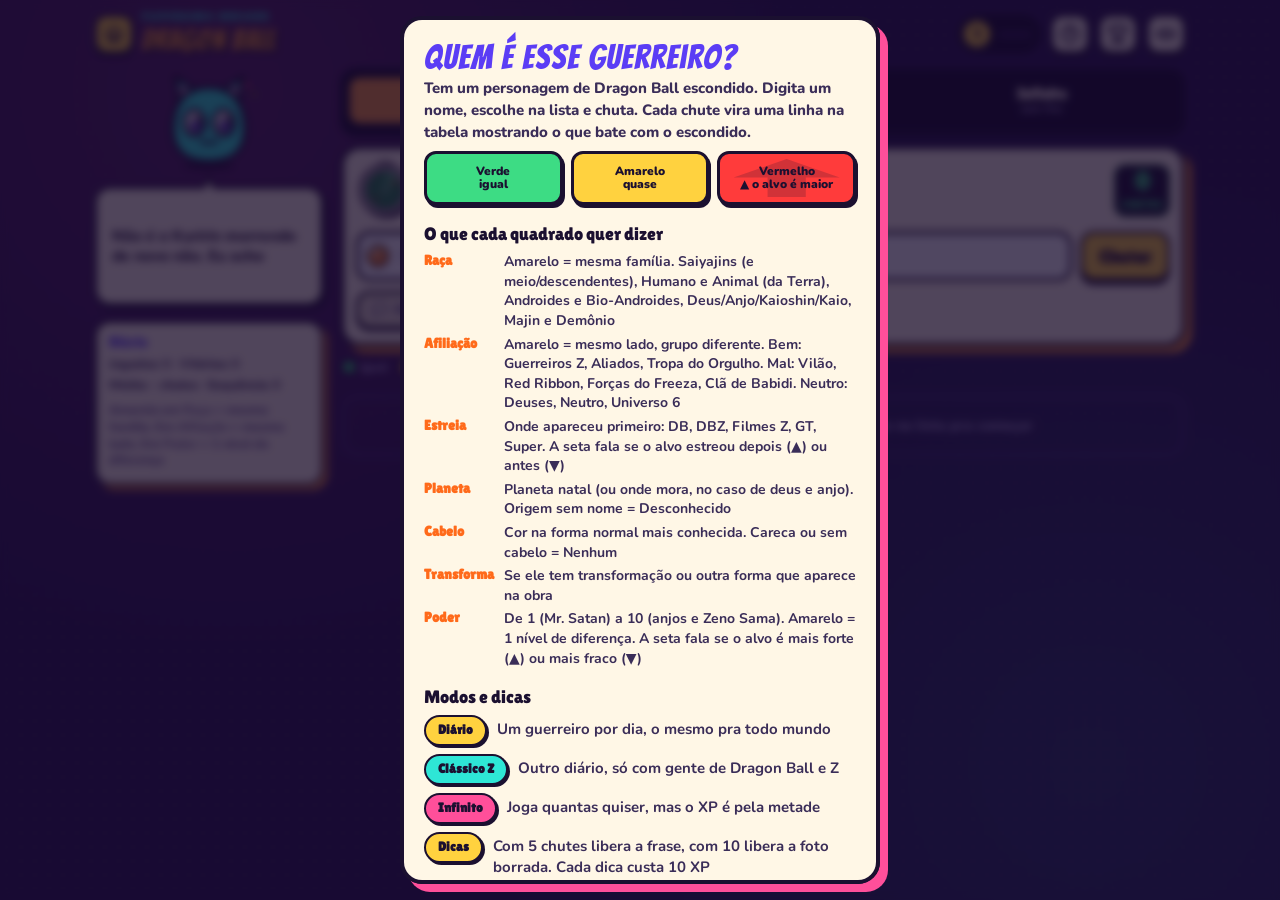
<file: dragonball/index.html>
<!doctype html>
<html lang="pt-BR"><head>
<meta charset="utf-8"><meta name="viewport" content="width=device-width, initial-scale=1, viewport-fit=cover">
<meta name="theme-color" content="#2A1650">
<title>Quem é esse Guerreiro? · Fliperama Bugado</title>
<meta name="description" content="Adivinhe o personagem de Dragon Ball pelas pistas de raça, afiliação, estreia, planeta, cabelo e poder.">
<link rel="preconnect" href="https://fonts.googleapis.com"><link rel="preconnect" href="https://fonts.gstatic.com" crossorigin>
<link rel="stylesheet" href="https://fonts.googleapis.com/css2?family=Bangers&family=Lilita+One&family=Nunito:wght@600;800;900&display=swap">
<link rel="stylesheet" href="../shared/base.css?v=2609242000">
<style>
/* ================= Dragon Ball: Quem é esse Guerreiro? ================= */
:root{--db:#FF9A3C;--db2:#FF6A1A;--ok:var(--green);--part:var(--sun);--bad:var(--red);--scouter:#3DDC84}
body{overflow-x:hidden}
.layout{display:grid;grid-template-columns:minmax(0,1fr);gap:12px;margin-top:10px}
.side,.main{min-width:0}
.main{display:flex;flex-direction:column;gap:12px}
@media (min-width:1040px){
  .layout{grid-template-columns:230px minmax(0,1fr);align-items:start;gap:16px}
  .side{position:sticky;top:12px;display:flex;flex-direction:column;gap:14px}
}
.side-card{display:none}
@media (min-width:1040px){ .side-card{display:block} }
/* balão com altura mínima de 3 linhas: a página não pula a cada fala (só as listas raras crescem) */
@media (max-width:1039px){ #mascot .bg-bubble{min-height:76px} }
@media (min-width:1040px){ #mascot .bg-bubble{min-height:120px} }

/* ---------- modos ---------- */
.modes{display:flex;gap:6px;background:var(--deep);border:3px solid var(--ink);border-radius:16px;padding:5px;box-shadow:0 4px 0 var(--ink)}
.modes button{flex:1;min-width:0;appearance:none;border:2.5px solid transparent;border-radius:11px;background:none;color:var(--paper);font-family:var(--chunky);font-size:15px;padding:7px 4px;cursor:pointer;white-space:nowrap;transition:background-color .15s,color .15s}
.modes button small{display:block;font-family:var(--body);font-size:10px;font-weight:800;letter-spacing:.05em;color:var(--muted)}
.modes button[aria-selected="true"]{background:var(--db);color:var(--ink);border-color:var(--ink)}
.modes button[aria-selected="true"] small{color:var(--ink)}
.modes button:focus-visible{outline:3px solid var(--cyan);outline-offset:2px}

/* ---------- painel principal (papel) ---------- */
.panel{position:relative;background:var(--paper);color:var(--ink);border:4px solid var(--ink);border-radius:20px;box-shadow:6px 6px 0 var(--db);padding:12px 12px 14px}
.p-head{display:flex;align-items:center;gap:10px}
.radar{flex:none;width:58px;height:58px;filter:drop-shadow(2px 2px 0 var(--ink))}
.radar .sweep{transform-origin:50px 54px;animation:sweep 2.8s linear infinite}
@keyframes sweep{to{transform:rotate(360deg)}}
.radar .blip{animation:blip 1.4s ease-in-out infinite}
.radar .blip.b2{animation-delay:.7s}
@keyframes blip{50%{opacity:.25}}
.p-title{flex:1;min-width:0}
.p-title h1{margin:0;font-family:var(--display);font-weight:400;font-size:clamp(25px,7.4vw,36px);line-height:.95;letter-spacing:.03em;color:var(--db);-webkit-text-stroke:1.6px var(--ink);paint-order:stroke fill;text-shadow:2px 2px 0 var(--ink)}
.p-title h1 span{color:var(--sun)}
.p-title p{margin:3px 0 0;font-size:12.5px;color:var(--text-ink);font-weight:800}
.counter{flex:none;text-align:center;background:var(--ink);color:var(--scouter);border-radius:12px;padding:5px 8px;min-width:54px;font-family:var(--chunky);box-shadow:inset 0 0 0 2px #2c6b45}
.counter b{display:block;font-weight:400;font-size:24px;line-height:1;font-variant-numeric:tabular-nums;text-shadow:0 0 6px rgba(61,220,132,.6)}
.counter span{font-size:9.5px;letter-spacing:.12em;text-transform:uppercase}

.guess{display:flex;gap:8px;margin-top:12px}
.combo{position:relative;flex:1;min-width:0}
.combo input{width:100%;height:50px;border:3px solid var(--ink);border-radius:14px;background:#fff;color:var(--ink);padding:0 14px 0 42px;font-size:16px;font-weight:800;box-shadow:inset 0 3px 0 rgba(27,16,48,.08)}
.combo input::placeholder{color:#8d7fae;font-weight:700}
.combo .db4{position:absolute;left:10px;top:50%;width:24px;height:24px;transform:translateY(-50%);pointer-events:none}
.guess .go{flex:none;height:50px;padding:0 16px;font-size:18px}
.list{position:absolute;left:0;right:0;top:calc(100% + 6px);z-index:30;margin:0;padding:5px;list-style:none;background:var(--paper);border:3px solid var(--ink);border-radius:14px;box-shadow:4px 4px 0 var(--ink);max-height:min(340px,52vh);overflow-y:auto;overscroll-behavior:contain}
.list li{display:flex;align-items:center;gap:10px;padding:6px 8px;border-radius:10px;cursor:pointer;color:var(--ink)}
.list li[aria-selected="true"]{background:var(--db);box-shadow:inset 0 0 0 2px var(--ink)}
.list li .nm{min-width:0;display:flex;flex-direction:column;line-height:1.15}
.list li .nm b{font-size:15px;font-weight:900}
.list li .nm small{font-size:11.5px;color:#6b5a90;font-weight:800;white-space:nowrap;overflow:hidden;text-overflow:ellipsis}
.list li mark{background:none;color:var(--violet);text-decoration:underline;text-decoration-thickness:2px}
.list li[aria-selected="true"] mark{color:var(--ink)}
.list .none{justify-content:center;color:#6b5a90;font-size:13.5px;cursor:default}

.hints{display:flex;flex-wrap:wrap;gap:8px;margin-top:10px}
.hint-btn{display:inline-flex;align-items:center;gap:6px;height:38px;padding:0 12px;font-size:14.5px}
.hint-btn svg{width:18px;height:18px;fill:none;stroke:currentColor;stroke-width:2.4;stroke-linecap:round;stroke-linejoin:round}
.hint-btn small{font-family:var(--body);font-weight:900;font-size:11px;background:var(--ink);color:var(--paper);border-radius:99px;padding:1px 7px}
.hint-btn.locked{background:#e9dfcb;color:#7a6c95;cursor:default;box-shadow:0 2px 0 var(--ink);transform:none}
.hint-btn.used{background:var(--cyan)}
.hint-btn.ready{background:var(--sun);animation:hint-ready 1.2s ease-in-out 3}
@keyframes hint-ready{50%{transform:translateY(-3px) rotate(-2deg)}}
.hints .spacer{flex:1}
.hints .ghost{height:38px;padding:0 12px;font-size:14px;background:#fff}
.hintbox{margin-top:10px;display:flex;gap:10px;flex-wrap:wrap}
.hint-card{flex:1 1 220px;display:flex;gap:10px;align-items:center;background:#fff;border:3px dashed var(--ink);border-radius:14px;padding:9px 12px;animation:bg-popin .35s cubic-bezier(.3,1.6,.5,1)}
.hint-card p{margin:0;font-size:14.5px;line-height:1.35;font-weight:800;color:var(--text-ink)}
.hint-card .lbl{display:block;font-family:var(--chunky);font-size:12px;color:var(--db2);letter-spacing:.06em}
.blur{flex:none;width:92px;height:92px;border-radius:12px;border:3px solid var(--ink);overflow:hidden;background:#f3e6ff}
.blur img{width:100%;height:100%;object-fit:cover;object-position:50% 12%;filter:blur(9px) saturate(1.3);transform:scale(1.15)}
.name-hint{font-family:var(--chunky);font-size:22px;letter-spacing:.14em;color:var(--ink)}

/* ---------- avatares ----------
   .ava        recorte transparente (dragonball-api): zoom no rosto
   .ava.ph     foto/print com fundo (Dragon Ball Wiki): preenche o quadro, foco no topo
   .ava.ld     carregando (pisca o fundo) */
.ava{position:relative;flex:none;display:grid;place-items:center;overflow:hidden;border:2.5px solid var(--ink);border-radius:12px;background:radial-gradient(circle at 50% 30%,#fff3dc,#ffd9a8);width:40px;height:40px}
.ava img{position:absolute;left:0;top:0;width:100%;height:auto;min-height:100%;object-fit:cover;object-position:50% 0;transform:scale(1.55);transform-origin:50% 4%;transition:opacity .25s}
.ava.ph img{height:100%;object-position:50% 22%;transform:none}
.ava.ld{animation:ava-ld 1.1s ease-in-out infinite}
.ava.ld img{opacity:0}
@keyframes ava-ld{50%{background:#f3e3c4}}
.ava.fb{background:hsl(var(--h) 70% 62%)}
.ava.fb b{position:relative;z-index:1;font-family:var(--chunky);font-weight:400;font-size:15px;color:var(--ink);text-shadow:1px 1px 0 rgba(255,255,255,.6)}
.ava.fb .db4{position:absolute;right:-5px;bottom:-5px;width:22px;height:22px;opacity:.9}
.ava.lg{width:56px;height:56px;border-radius:14px}
.ava.lg.fb b{font-size:20px}
.ava.xl{width:100%;height:100%;border:0;border-radius:0;background:none}
.ava.xl img{position:static;width:100%;height:100%;object-fit:contain;object-position:50% 50%;transform:none;filter:drop-shadow(4px 4px 0 var(--ink))}
.ava.xl.ph{border:4px solid var(--ink);border-radius:16px;background:#f3e6ff;box-shadow:4px 4px 0 var(--ink)}
.ava.xl.ph img{position:absolute;inset:0;object-fit:cover;object-position:50% 20%;filter:none}
.ava.xl.ld{background:#f3e6ff;border-radius:16px}
.ava.xl.fb{background:hsl(var(--h) 70% 62%);border-radius:50%;border:4px solid var(--ink);width:150px;height:150px;margin:auto}
.ava.xl.fb b{font-size:52px}
.ava.xl.fb .db4{width:54px;height:54px;right:4px;bottom:4px}

/* ---------- tabuleiro ---------- */
.board{position:relative}
.legend{display:flex;flex-wrap:wrap;gap:6px 12px;align-items:center;font-size:12px;color:var(--muted);margin:0 2px 8px}
.legend i{display:inline-block;width:14px;height:14px;border:2px solid var(--ink);border-radius:4px;vertical-align:-3px;margin-right:4px}
.legend .l-ok{background:var(--ok)} .legend .l-part{background:var(--part)} .legend .l-bad{background:var(--bad)}
.legend .swipe{margin-left:auto;color:var(--cyan);font-family:var(--chunky);letter-spacing:.04em}
.gridwrap{overflow-x:auto;overflow-y:hidden;overscroll-behavior-x:contain;padding:0 0 8px;scrollbar-width:thin;scrollbar-color:var(--db) transparent;-webkit-overflow-scrolling:touch}
.grid{--c0:64px;--tw:62px;--gap:5px;display:grid;gap:7px;width:max-content;min-width:100%}
@media (min-width:560px){ .grid{--c0:74px;--tw:72px} }
@media (min-width:1040px){ .grid{--c0:82px;--tw:76px;--gap:6px} }
.row,.ghead{display:grid;grid-template-columns:var(--c0) repeat(8,var(--tw));gap:var(--gap)}
.ghead div{font-family:var(--chunky);font-size:11.5px;letter-spacing:.03em;color:var(--paper);text-align:center;padding-bottom:4px;border-bottom:3px solid var(--db);white-space:nowrap;overflow:hidden;text-overflow:ellipsis}
.ghead .who,.row .who{position:sticky;left:0;z-index:2;background:var(--night)}
.ghead .who{text-align:left}
.row .who{display:flex;flex-direction:column;align-items:center;gap:3px;padding-right:2px;box-shadow:6px 0 6px -4px rgba(20,10,42,.9)}
.row .who .ava{width:44px;height:44px}
@media (min-width:560px){ .row .who .ava{width:52px;height:52px} }
.row .who .wn{font-size:10.5px;font-weight:900;line-height:1.05;text-align:center;color:var(--paper);max-width:100%;overflow:hidden;display:-webkit-box;-webkit-line-clamp:2;-webkit-box-orient:vertical;overflow-wrap:anywhere}
.row.win .who .wn{color:var(--green)}
.tile{position:relative;aspect-ratio:1;display:flex;flex-direction:column;align-items:center;justify-content:center;gap:1px;text-align:center;border:3px solid var(--ink);border-radius:12px;box-shadow:2px 3px 0 var(--ink);color:var(--ink);padding:3px;overflow:hidden;font-size:10.5px;font-weight:900;line-height:1.08;hyphens:manual;overflow-wrap:anywhere}
@media (min-width:560px){ .tile{font-size:11.5px} }
@media (min-width:1040px){ .tile{font-size:12px} }
.tile.ok{background:var(--ok)} .tile.part{background:var(--part)} .tile.bad{background:var(--bad)}
.tile .t{position:relative;z-index:1}
.tile .big{font-family:var(--chunky);font-weight:400;font-size:1.35em;letter-spacing:.02em}
.tile .num{position:relative;z-index:1;font-family:var(--chunky);font-size:2.2em;line-height:.9}
.tile .sym{position:relative;z-index:1;font-size:1.9em;line-height:.9}
.tile .sub{position:relative;z-index:1;font-size:.85em;opacity:.8}
.tile .sw{position:relative;z-index:1;width:16px;height:16px;border-radius:50%;background:var(--hc);border:2.5px solid var(--ink);margin-bottom:2px}
.tile .sw[data-none]{background:repeating-linear-gradient(45deg,#fff 0 3px,#d9cfe8 3px 6px)}
.tile .arr{position:absolute;inset:10%;background:rgba(27,16,48,.2);clip-path:polygon(50% 0,100% 48%,68% 48%,68% 100%,32% 100%,32% 48%,0 48%)}
.tile.down .arr{transform:rotate(180deg)}
.row.new .tile{animation:tile-in .55s cubic-bezier(.3,1.5,.5,1) both;animation-delay:calc(var(--i)*110ms)}
@keyframes tile-in{0%{transform:rotateX(90deg) scale(.6);opacity:0}60%{opacity:1}100%{transform:none}}
.row.new .who{animation:who-in .4s cubic-bezier(.3,1.6,.5,1) both}
@keyframes who-in{from{transform:translateX(-20px) scale(.6);opacity:0}}
.empty{margin:4px 2px;color:var(--muted);font-size:14px;text-align:center;padding:18px 8px;border:3px dashed #4a3584;border-radius:16px}
.tile .lb{display:none}
/* "DRAGON BALL" cortava no topo em 360px */
@media (max-width:380px){ .bar-title b{font-size:21px;letter-spacing:.02em} }

/* celular: cada chute vira um cartão (nome em cima, 8 quadrados em 4x2 com o rótulo dentro).
   Nada de rolar pro lado. */
@media (max-width:599px){
  .gridwrap{overflow:visible;padding:0}
  .grid{width:auto;min-width:0;gap:10px}
  .ghead{display:none}
  .row{grid-template-columns:repeat(4,minmax(0,1fr));gap:5px;background:rgba(20,10,42,.55);border:2.5px solid #4a3584;border-radius:14px;padding:6px}
  .row.win{border-color:var(--green)}
  .row .who{grid-column:1/-1;position:static;flex-direction:row;align-items:center;gap:8px;padding:0 2px 2px;background:none;box-shadow:none}
  .row .who .ava{width:34px;height:34px;border-radius:10px}
  .row .who .wn{font-size:15px;text-align:left;-webkit-line-clamp:1;line-height:1.2}
  .tile{aspect-ratio:auto;min-height:60px;font-size:12px;padding:19px 3px 5px;gap:1px;border-radius:10px}
  .tile .lb{display:block;position:absolute;z-index:1;left:0;right:0;top:4px;font-family:var(--chunky);font-weight:400;font-size:12px;line-height:1;letter-spacing:.02em;opacity:.75;white-space:nowrap;overflow:hidden;text-overflow:ellipsis}
  .tile .big{font-size:1.25em}
  .tile .num{font-size:1.6em}
  .tile .sym{font-size:1.3em}
  .tile .sw{width:14px;height:14px;margin-bottom:1px}
  .tile .arr{inset:22% 18% 4%}
  .legend .swipe{display:none}
  .bg-card .help-tiles .tile{padding:3px;min-height:54px}
  .bg-card .attr{grid-template-columns:1fr;gap:0}
  .bg-card .attr dt{margin-top:8px}
}

/* ---------- revelação ---------- */
.reveal{position:relative;overflow:hidden;background:var(--paper);color:var(--ink);border:4px solid var(--ink);border-radius:22px;box-shadow:6px 6px 0 var(--pink);padding:14px;animation:bg-popin .45s cubic-bezier(.3,1.6,.5,1)}
.reveal::before{content:"";position:absolute;inset:-40%;background:repeating-conic-gradient(from 0deg at 50% 50%,rgba(255,154,60,.28) 0 5deg,transparent 5deg 14deg);animation:spin 30s linear infinite;pointer-events:none}
@keyframes spin{to{transform:rotate(360deg)}}
.reveal > *{position:relative}
.rv-top{display:flex;gap:14px;align-items:center}
.rv-pic{flex:none;width:130px;height:150px;display:grid;place-items:center}
.rv-info{flex:1;min-width:0}
.rv-kicker{font-family:var(--chunky);font-size:13px;letter-spacing:.1em;color:var(--db2)}
.rv-name{margin:0;font-family:var(--display);font-weight:400;font-size:clamp(30px,9vw,46px);line-height:.95;letter-spacing:.03em;color:var(--sun);-webkit-text-stroke:2px var(--ink);paint-order:stroke fill;text-shadow:3px 3px 0 var(--pink);overflow-wrap:anywhere}
.rv-meta{margin:6px 0 0;font-size:13px;font-weight:800;color:var(--text-ink)}
.rv-quote{margin:10px 0 0;font-size:14.5px;font-weight:800;line-height:1.4;color:var(--ink);background:#fff;border:3px solid var(--ink);border-radius:14px;padding:8px 12px}
.scouter{margin-top:10px;display:flex;align-items:center;gap:10px;background:linear-gradient(135deg,rgba(61,220,132,.9),rgba(46,230,214,.75));border:3px solid var(--ink);border-radius:30px 8px 30px 8px;padding:7px 14px;color:#0c2a19;position:relative;overflow:hidden}
.scouter::after{content:"";position:absolute;inset:0;background:repeating-linear-gradient(0deg,rgba(255,255,255,.14) 0 2px,transparent 2px 4px);pointer-events:none}
.scouter b{font-family:var(--chunky);font-weight:400;font-size:24px;line-height:1;font-variant-numeric:tabular-nums;min-width:2ch}
.scouter .lvl{display:flex;gap:3px;flex:1}
.scouter .lvl i{flex:1;height:10px;border:2px solid #0c2a19;border-radius:3px;background:rgba(255,255,255,.35)}
.scouter .lvl i.on{background:#0c2a19}
.scouter small{font-family:var(--chunky);font-size:11px;letter-spacing:.08em;display:block}
.scouter .readout{min-width:0}
.scouter .readout span{display:block;font-size:12px;font-weight:900;white-space:nowrap;overflow:hidden;text-overflow:ellipsis}
.rv-facts{display:flex;flex-wrap:wrap;gap:6px;margin-top:10px}
.rv-facts .tag2{--c:#fff;font-size:11.5px}
.rv-actions{display:flex;flex-wrap:wrap;gap:8px;margin-top:12px}
.rv-actions .btn{flex:1 1 140px;height:48px;font-size:16px}
.rv-next{margin:10px 0 0;font-size:13px;font-weight:800;color:var(--text-ink);text-align:center}
.rv-next b{font-family:var(--chunky);font-weight:400;font-size:16px;font-variant-numeric:tabular-nums;color:var(--violet)}
@media (max-width:420px){ .rv-pic{width:104px;height:124px} .ava.xl.fb{width:104px;height:104px} .ava.xl.fb b{font-size:38px} }

/* burst central */
.burst-layer{position:fixed;inset:0;pointer-events:none;z-index:45}
.side-card{background:var(--paper);color:var(--ink);border:3px solid var(--ink);border-radius:16px;box-shadow:4px 4px 0 var(--db);padding:10px 12px}
.side-card h3{margin:0 0 6px;font-family:var(--chunky);font-weight:400;font-size:15px;color:var(--violet)}
.side-card p{margin:4px 0;font-size:12.5px;font-weight:800;color:var(--text-ink);line-height:1.35}

/* ---------- modais ---------- */
.bg-card .help-tiles{display:grid;grid-template-columns:repeat(3,1fr);gap:8px;margin:8px 0}
.bg-card .help-tiles .tile{aspect-ratio:auto;min-height:54px;font-size:12px}
.bg-card .attr{display:grid;grid-template-columns:auto 1fr;gap:4px 10px;font-size:14px;margin:0}
.bg-card .attr dt{font-family:var(--chunky);color:var(--db2)}
.bg-card .attr dd{margin:0;font-weight:700;color:var(--text-ink);line-height:1.4}
.bg-card .tabs{display:flex;gap:6px;margin:10px 0 0}
.bg-card .tabs button{flex:1;height:36px;font-size:13px;border-width:2.5px;box-shadow:0 3px 0 var(--ink)}
.bg-card .tabs button[aria-pressed="true"]{background:var(--db)}
.dist{display:flex;flex-direction:column;gap:5px;margin-top:6px}
.dist div{display:grid;grid-template-columns:44px 1fr;align-items:center;gap:8px;font-family:var(--chunky);font-size:13px}
.dist i{display:block;height:22px;min-width:26px;border:2.5px solid var(--ink);border-radius:7px;background:#e9dfcb;font-style:normal;text-align:right;padding:0 7px;line-height:17px;font-size:12px}
.dist i.hl{background:var(--db)}
.dist i.has{background:var(--cyan)}
.dist i.hl.has{background:var(--db)}

.sr{position:absolute;width:1px;height:1px;overflow:hidden;clip:rect(0 0 0 0);white-space:nowrap}
@media (prefers-reduced-motion: reduce){
  .row.new .tile,.row.new .who{animation-delay:0s!important}
  .reveal::before,.radar .sweep{animation:none}
}
</style>
</head><body>
<svg width="0" height="0" style="position:absolute" aria-hidden="true"><defs>
  <radialGradient id="dbg" cx="38%" cy="32%" r="70%"><stop offset="0" stop-color="#FFE7A8"/><stop offset=".45" stop-color="#FFB547"/><stop offset="1" stop-color="#F07A12"/></radialGradient>
  <symbol id="db4" viewBox="0 0 40 40"><circle cx="20" cy="20" r="17.5" fill="url(#dbg)" stroke="#1B1030" stroke-width="3"/><ellipse cx="14" cy="11.5" rx="5" ry="3" fill="#fff" opacity=".75" transform="rotate(-28 14 11.5)"/><g id="db4stars" fill="#E0241B"></g></symbol>
</defs></svg>

<div class="wrap">
  <header id="bar"></header>
  <div class="layout">
    <aside class="side">
      <div id="mascot"></div>
      <div class="side-card" id="sideCard"></div>
    </aside>
    <main class="main">
      <nav class="modes" role="tablist" aria-label="Modo de jogo">
        <button type="button" role="tab" data-mode="diario">Diário<small>1 por dia</small></button>
        <button type="button" role="tab" data-mode="classico">Clássico Z<small>DB + Z</small></button>
        <button type="button" role="tab" data-mode="infinito">Infinito<small>sem fim</small></button>
      </nav>

      <section class="panel" aria-labelledby="ttl">
        <div class="p-head">
          <svg class="radar" viewBox="0 0 100 108" aria-hidden="true">
            <rect x="42" y="0" width="16" height="12" rx="4" fill="#FFF7E6" stroke="#1B1030" stroke-width="4"/>
            <circle cx="50" cy="54" r="46" fill="#FFF7E6" stroke="#1B1030" stroke-width="5"/>
            <circle cx="50" cy="54" r="36" fill="#1f7a45" stroke="#1B1030" stroke-width="3"/>
            <g stroke="#7CF2A9" stroke-width="1.4" opacity=".55"><path d="M14 54h72M50 18v72M24 36h52M24 72h52M32 22v64M68 22v64"/></g>
            <path class="sweep" d="M50 54 L50 18 A36 36 0 0 1 80 34 Z" fill="#7CF2A9" opacity=".35"/>
            <polygon points="50,49 54,57 46,57" fill="#FFF7E6"/>
            <circle class="blip" cx="68" cy="40" r="4.5" fill="#FF9A3C" stroke="#1B1030" stroke-width="1.5"/>
            <circle class="blip b2" cx="33" cy="70" r="3.5" fill="#FF9A3C" stroke="#1B1030" stroke-width="1.5"/>
          </svg>
          <div class="p-title">
            <h1 id="ttl">Quem é esse <span>Guerreiro?</span></h1>
            <p id="sub">&nbsp;</p>
          </div>
          <div class="counter" aria-live="polite"><b id="count">0</b><span>chutes</span></div>
        </div>

        <div class="guess" id="guessRow">
          <div class="combo">
            <svg class="db4" aria-hidden="true"><use href="#db4"/></svg>
            <input id="q" type="text" autocomplete="off" autocapitalize="off" spellcheck="false" enterkeyhint="go"
              role="combobox" aria-autocomplete="list" aria-expanded="false" aria-controls="list"
              aria-label="Digite o nome de um personagem" placeholder="Digita um guerreiro">
            <ul class="list" id="list" role="listbox" aria-label="Sugestões" hidden></ul>
          </div>
          <button class="btn primary go" type="button" id="go">Chutar</button>
        </div>

        <div class="hints">
          <button class="btn hint-btn locked" type="button" id="hFrase" aria-disabled="true">
            <svg viewBox="0 0 24 24"><path d="M21 15a2 2 0 0 1-2 2H7l-4 4V5a2 2 0 0 1 2-2h14a2 2 0 0 1 2 2z"/></svg>Frase <small></small></button>
          <button class="btn hint-btn locked" type="button" id="hFoto" aria-disabled="true">
            <svg viewBox="0 0 24 24"><rect x="3" y="3" width="18" height="18" rx="2"/><circle cx="9" cy="9" r="2"/><path d="m21 15-3.1-3.1a2 2 0 0 0-2.8 0L6 21"/></svg><span class="hl">Foto</span> <small></small></button>
          <span class="spacer"></span>
          <button class="btn ghost" type="button" id="giveup" hidden>Desistir</button>
        </div>
        <div class="hintbox" id="hintbox" hidden></div>
      </section>

      <section id="reveal" class="reveal" hidden aria-live="polite"></section>

      <section class="board" aria-label="Seus chutes">
        <div class="legend" id="legend">
          <span><i class="l-ok"></i>igual</span><span><i class="l-part"></i>quase</span><span><i class="l-bad"></i>diferente</span>
          <span>▲▼ o alvo tem mais / menos</span><span class="swipe" id="swipe" hidden>arrasta pro lado ⇆</span>
        </div>
        <div class="gridwrap" id="gridwrap">
          <div class="grid" id="grid" role="table" aria-label="Tabela de chutes"></div>
        </div>
        <p class="empty" id="empty">Nenhum chute ainda. Digita um nome ali em cima e escolhe na lista pra começar</p>
      </section>
    </main>
  </div>
</div>
<div class="burst-layer" aria-hidden="true"><div class="burst" id="burst"></div></div>
<p class="sr" id="live" aria-live="polite"></p>

<script src="../shared/falas.js?v=2609242000"></script><script src="../shared/bugado.js?v=2609242000"></script>
<script src="personagens.js?v=2609242000"></script><script src="falas-dragonball.js?v=2609242000"></script>
<script>
(() => {
const B = window.Bugado, CH = window.DB_CHARS || [];
const $ = s => document.querySelector(s);
const esc = s => String(s).replace(/[&<>"']/g, c => ({'&':'&amp;','<':'&lt;','>':'&gt;','"':'&quot;',"'":'&#39;'}[c]));
const byName = new Map(CH.map(c => [c.nome, c]));

/* ---------------- 4 estrelas da esfera ---------------- */
(function stars(){
  const g = document.getElementById('db4stars'); if (!g) return;
  const pts = (cx, cy, R, r) => { let s=''; for (let i=0;i<10;i++){ const a=-Math.PI/2 + i*Math.PI/5, rr=i%2?r:R; s += `${(cx+Math.cos(a)*rr).toFixed(2)},${(cy+Math.sin(a)*rr).toFixed(2)} `; } return s; };
  g.innerHTML = [[20,12.5],[12.5,20.5],[27.5,20.5],[20,28.5]].map(([x,y]) => `<polygon points="${pts(x,y,4.6,1.9)}"/>`).join('');
})();
const BALL = '<svg class="db4" aria-hidden="true"><use href="#db4"/></svg>';

/* ---------------- regras ---------------- */
const SERIES = ['', 'Dragon Ball', 'Dragon Ball Z', 'Filmes Z', 'Dragon Ball GT', 'Dragon Ball Super'];
const SERIES_SHORT = ['', 'DB', 'DBZ', 'Filme Z', 'GT', 'Super'];
const RACE_GROUP = { 'Saiyajin':'sai', 'Meio-Saiyajin':'sai', 'Descendente Saiyajin':'sai', 'Humano':'ter', 'Animal':'ter',
  'Androide':'art', 'Bio-Androide':'art', 'Deus':'div', 'Anjo':'div', 'Kaioshin':'div', 'Kaio':'div', 'Majin':'dem', 'Demônio':'dem' };
const SIDE = { 'Guerreiros Z':'bem', 'Aliados':'bem', 'Tropa do Orgulho':'bem', 'Vilão':'mal', 'Exército Red Ribbon':'mal',
  'Forças do Freeza':'mal', 'Clã de Babidi':'mal', 'Deuses':'neutro', 'Neutro':'neutro', 'Universo 6':'neutro' };
const HAIR = { 'Preto':'#1f1a24', 'Loiro':'#FFD84A', 'Azul':'#4FA3FF', 'Lilás':'#C7A2FF', 'Roxo':'#9B59D0', 'Verde':'#3CB371', 'Ruivo':'#E8622C', 'Branco':'#FFFFFF' };
const FIELDS = [
  { k:'raca', label:'Raça' }, { k:'genero', label:'Gênero' }, { k:'afiliacao', label:'Afiliação' },
  { k:'estreia', label:'Estreia', ord:true }, { k:'planeta', label:'Planeta' }, { k:'cabelo', label:'Cabelo' },
  { k:'transforma', label:'Transforma' }, { k:'poder', label:'Poder', ord:true }
];
const POWER_READ = ['', '5 (fazendeiro com espingarda)', '180', '260', '1.500', '18.000', '1.000.000', '150.000.000', '??? (scouter derreteu)', 'MAIS DE 8000!!! (muito mais)', '∞ (nem tenta)'];
const MODES = {
  diario:   { label:'Diário', daily:true, salt:90113, pool: () => CH },
  classico: { label:'Clássico Z', daily:true, salt:51071, pool: () => CH.filter(c => c.estreia <= 2) },
  infinito: { label:'Infinito', daily:false, pool: () => CH }
};
const DIST = ['1','2','3','4','5','6-7','8-10','11-15','16+'];
const bucket = n => n<=5 ? String(n) : n<=7 ? '6-7' : n<=10 ? '8-10' : n<=15 ? '11-15' : '16+';

function compare(g, s){
  return FIELDS.map(f => {
    const a = g[f.k], b = s[f.k];
    if (f.ord){
      if (a === b) return { st:'ok' };
      return { st: (f.k === 'poder' && Math.abs(a-b) === 1) ? 'part' : 'bad', arrow: b > a ? 'up' : 'down' };
    }
    if (a === b) return { st:'ok' };
    if (f.k === 'raca' && RACE_GROUP[a] && RACE_GROUP[a] === RACE_GROUP[b]) return { st:'part' };
    if (f.k === 'afiliacao' && SIDE[a] && SIDE[a] === SIDE[b]) return { st:'part' };
    return { st:'bad' };
  });
}

/* ---------------- estado ---------------- */
const MKEY = 'fliperama.dragonball.mode';
const skey = m => MODES[m].daily ? `fliperama.dragonball.${m}.daily` : `fliperama.dragonball.${m}.state`;
let mode = MODES[B.store.get(MKEY)] ? B.store.get(MKEY) : 'diario';
let S = null;          // estado da rodada
let secret = null;     // personagem secreto
let today = B.dayNumber();

function dailySecret(m, day){
  const pool = MODES[m].pool(), n = pool.length;
  const cycle = Math.floor(day / n);
  const order = B.shuffle([...Array(n).keys()], B.rng(MODES[m].salt * 7 + cycle * 7919));
  return pool[order[((day % n) + n) % n]];
}
function randomSecret(){
  const recent = B.store.get('fliperama.dragonball.recent') || [];
  const pool = CH.filter(c => !recent.includes(c.nome));
  const c = pool[Math.floor(Math.random()*pool.length)] || CH[0];
  recent.push(c.nome); while (recent.length > 40) recent.shift();
  B.store.set('fliperama.dragonball.recent', recent);
  return c;
}
function freshState(m){
  const st = { mode:m, guesses:[], hints:{ frase:false, foto:false }, won:false, gaveUp:false, xp:0 };
  if (MODES[m].daily){ st.day = today; st.secret = dailySecret(m, today).nome; }
  else st.secret = randomSecret().nome;
  return st;
}
function loadState(m){
  let st = B.store.get(skey(m));
  const bad = !st || !byName.has(st.secret) || (MODES[m].daily && st.day !== today);
  if (bad) st = freshState(m);
  st.guesses = (st.guesses || []).filter(n => byName.has(n));
  st.hints = st.hints || { frase:false, foto:false };
  return st;
}
const save = () => B.store.set(skey(mode), S);
const finished = () => !!(S && (S.won || S.gaveUp));
const guessed = () => S.guesses.map(n => byName.get(n));

/* ---------------- stats ---------------- */
function G(){ return B.game('dragonball'); }
function MS(m){
  const g = G(); g.modes = g.modes || {};
  return g.modes[m] = Object.assign({ played:0, wins:0, sum:0, streak:0, best:0, lastDay:null, dist:{} }, g.modes[m] || {});
}
function curStreak(m){ const s = MS(m); return (MODES[m].daily && s.lastDay !== null && s.lastDay >= today - 1) ? s.streak : (MODES[m].daily ? 0 : s.streak); }

/* ---------------- avatares ---------------- */
const hash = s => { let h = 7; for (const ch of s) h = (h*31 + ch.charCodeAt(0)) >>> 0; return h; };
const initials = nome => { const w = nome.replace(/[^\p{L}\p{N} ]/gu,'').split(/\s+/).filter(Boolean); return (w.length > 1 ? w[0][0] + w[1][0] : w[0].slice(0,2)).toUpperCase(); };
// imagens que já carregaram uma vez não piscam de novo (cada render recria o <img>)
const loaded = new Set();
function avatar(c, size=''){
  if (c.img){
    const ld = loaded.has(c.img) ? '' : ' ld', ph = c.render === false ? ' ph' : '';
    return `<span class="ava ${size}${ph}${ld}"><img src="${esc(c.img)}" alt="" loading="lazy" decoding="async" data-fb="${esc(c.nome)}"></span>`;
  }
  return `<span class="ava ${size} fb" style="--h:${hash(c.nome)%360}"><b>${esc(initials(c.nome))}</b>${BALL}</span>`;
}
document.addEventListener('load', e => {
  const t = e.target; if (!(t instanceof HTMLImageElement) || t.dataset.fb === undefined) return;
  loaded.add(t.getAttribute('src')); const box = t.parentElement; if (box) box.classList.remove('ld');
}, true);
// imagem quebrada: tenta a foto reserva (img2); se falhar também, vira avatar desenhado (nunca ícone quebrado)
document.addEventListener('error', e => {
  const t = e.target;
  if (!(t instanceof HTMLImageElement) || t.dataset.fb === undefined) return;
  const box = t.parentElement, nome = t.dataset.fb, c = byName.get(nome);
  if (c && c.img2 && !t.dataset.tried){ t.dataset.tried = 1; box.classList.add('ph'); t.src = c.img2; return; }
  box.classList.remove('ld', 'ph');
  if (box.classList.contains('ava')){ box.classList.add('fb'); box.style.setProperty('--h', hash(nome)%360); box.innerHTML = `<b>${esc(initials(nome))}</b>${BALL}`; }
  else if (c) box.innerHTML = `<div class="name-hint">${esc(c.nome[0])}${'·'.repeat(Math.max(0,c.nome.length-1))}</div>`;
}, true);

/* ---------------- tiles ---------------- */
// hifenização manual (sílabas) das palavras compridas que aparecem nos tiles
const HYPH = { 'Guerreiros':'Guer-rei-ros', 'Namekuseijin':'Na-meku-sei-jin', 'Namekusei':'Name-kusei', 'Desconhecido':'Des-conhe-cido',
  'Alienígena':'Alie-nígena', 'Kaioshins':'Kaio-shins', 'Kaioshin':'Kaio-shin', 'Demoníaco':'Demo-níaco', 'Descendente':'Descen-dente',
  'Tsufurujin':'Tsufu-rujin', 'Saiyajin':'Saiya-jin', 'Androide':'Andro-ide', 'Exército':'Exér-cito' };
const soft = s => String(s).split(' ').map(w => w.split('-').map(p => HYPH[p] ? HYPH[p].split('-').map(esc).join('&shy;') : esc(p)).join('-')).join(' ');
function tileInner(c, f){
  const v = c[f.k];
  switch (f.k){
    case 'genero': return `<span class="sym">${v==='Masculino'?'♂':v==='Feminino'?'♀':'⚲'}</span><span class="t">${v==='Masculino'?'Masc.':v==='Feminino'?'Fem.':'Outro'}</span>`;
    case 'estreia': return `<span class="t big">${SERIES_SHORT[v]}</span>`;
    case 'poder': return `<span class="num">${v}</span><span class="sub">/10</span>`;
    case 'cabelo': return `<span class="sw" style="--hc:${HAIR[v]||'#999'}"${v==='Nenhum'?' data-none':''}></span><span class="t">${esc(v)}</span>`;
    case 'transforma': return `<span class="t big">${esc(v)}</span>`;
    default: return `<span class="t">${soft(v)}</span>`;
  }
}
const ST_TXT = { ok:'certo', part:'quase', bad:'errado' };
function plainVal(c, f){ return f.k === 'estreia' ? SERIES[c.estreia] : f.k === 'poder' ? `${c.poder} de 10` : c[f.k]; }
function rowHTML(c, res, isNew){
  const win = c.nome === S.secret;
  const cells = FIELDS.map((f, i) => {
    const r = res[i], arrow = r.arrow ? `<i class="arr"></i>` : '';
    const al = `${f.label}: ${plainVal(c,f)}, ${ST_TXT[r.st]}${r.arrow ? (r.arrow==='up' ? ', o alvo é maior' : ', o alvo é menor') : ''}`;
    return `<div class="tile ${r.st} ${r.arrow||''}" style="--i:${i+1}" role="cell" aria-label="${esc(al)}" title="${esc(al)}">${arrow}<span class="lb" aria-hidden="true">${f.label}</span>${tileInner(c, f)}</div>`;
  }).join('');
  return `<div class="row${isNew?' new':''}${win?' win':''}" role="row"><div class="who" role="cell">${avatar(c)}<span class="wn">${esc(c.nome)}</span></div>${cells}</div>`;
}
function headHTML(){ return `<div class="ghead" role="row"><div class="who" role="columnheader">Guerreiro</div>${FIELDS.map(f => `<div role="columnheader">${f.label}</div>`).join('')}</div>`; }

/* ---------------- render ---------------- */
const grid = $('#grid'), gridwrap = $('#gridwrap');
function renderBoard(newest){
  const cs = guessed(), s = byName.get(S.secret);
  grid.innerHTML = cs.length ? headHTML() + cs.slice().reverse().map(c => rowHTML(c, compare(c, s), newest && c.nome === newest)).join('') : '';
  $('#empty').hidden = cs.length > 0;
  $('#count').textContent = cs.length;
  gridwrap.scrollLeft = 0;
  checkSwipe();
}
function checkSwipe(){ $('#swipe').hidden = !(S.guesses.length && gridwrap.scrollWidth > gridwrap.clientWidth + 4); }

function renderModes(){
  document.querySelectorAll('.modes button').forEach(b => b.setAttribute('aria-selected', String(b.dataset.mode === mode)));
  const m = MODES[mode], n = m.pool().length;
  $('#sub').textContent = m.daily ? `${m.label} #${today} · ${n} guerreiros no radar` : `Infinito · ${n} guerreiros no radar`;
  $('#q').placeholder = mode === 'classico' ? 'Só DB e Z, digita aí' : 'Digita um guerreiro';
}

function renderHints(){
  const n = S.guesses.length, fin = finished();
  [['frase', 5, $('#hFrase')], ['foto', 10, $('#hFoto')]].forEach(([k, need, el]) => {
    const used = S.hints[k], open = n >= need || fin;
    el.classList.toggle('locked', !open && !used);
    el.classList.toggle('used', used);
    el.classList.toggle('ready', open && !used && !fin);
    el.setAttribute('aria-disabled', String(!open || used));
    el.querySelector('small').textContent = used ? 'aberta' : open ? (fin ? 'ver' : '−10 XP') : `em ${need - n}`;
    const label = k === 'frase' ? 'Dica: frase' : 'Dica: foto borrada';
    el.setAttribute('aria-label', `${label}${used ? ' (aberta)' : open ? '' : `, libera em ${need - n} chutes`}`);
  });
  $('#giveup').hidden = mode !== 'infinito' || fin || n === 0;
  document.querySelector('.hints').hidden = fin;
  const box = $('#hintbox'), parts = [];
  if (S.hints.frase || fin) parts.push(`<div class="hint-card"><p><span class="lbl">FRASE</span>${esc(secret.frase)}</p></div>`);
  if ((S.hints.foto) && !fin){
    parts.push(secret.img
      ? `<div class="hint-card"><div class="blur"><img src="${esc(secret.img)}" alt="Foto borrada do personagem" data-fb="${esc(secret.nome)}"></div><p><span class="lbl">FOTO BORRADA</span>Aperta os olhos e tenta</p></div>`
      : `<div class="hint-card"><p><span class="lbl">SEM FOTO, TOMA A INICIAL</span><span class="name-hint">${esc(secret.nome[0])}${'·'.repeat(secret.nome.length-1)}</span><br>${secret.nome.length} caracteres</p></div>`);
  }
  // frase só aparece no painel durante o jogo (no fim, fica no card de revelação)
  const show = fin ? [] : parts;
  box.innerHTML = show.join(''); box.hidden = !show.length;
}

function renderSide(){
  const el = $('#sideCard'); if (!el) return;
  const m = MS(mode);
  el.innerHTML = `<h3>${MODES[mode].label}</h3>
    <p>Jogadas: <b>${m.played}</b> · Vitórias: <b>${m.wins}</b></p>
    <p>Média: <b>${m.wins ? (m.sum/m.wins).toFixed(1) : '–'}</b> chutes${MODES[mode].daily ? ` · Sequência: <b>${curStreak(mode)}</b>` : ''}</p>
    <p style="margin-top:8px;color:#6b5a90">Amarelo em <b>Raça</b> = mesma família. Em <b>Afiliação</b> = mesmo lado. Em <b>Poder</b> = 1 nível de diferença</p>`;
}

function renderReveal(animate){
  const el = $('#reveal');
  if (!finished()){ el.hidden = true; el.innerHTML = ''; $('#guessRow').hidden = false; return; }
  $('#guessRow').hidden = true;
  const c = secret, n = S.guesses.length;
  const kicker = S.won ? (n === 1 ? 'DE PRIMEIRA!' : `ACERTOU EM ${n} CHUTES!`) : 'O GUERREIRO ERA';
  const hintsUsed = (S.hints.frase?1:0) + (S.hints.foto?1:0);
  const lvl = Array.from({length:10}, (_, i) => `<i class="${i < c.poder ? 'on' : ''}"></i>`).join('');
  const actions = [];
  if (S.won) actions.push(`<button class="btn primary" type="button" data-rv="share">Compartilhar</button>`);
  if (mode === 'infinito') actions.push(`<button class="btn cool" type="button" data-rv="new">Novo guerreiro</button>`);
  else actions.push(`<button class="btn cool" type="button" data-rv="inf">Jogar Infinito</button>`);
  actions.push(`<button class="btn" type="button" data-rv="stats">Estatísticas</button>`);
  el.innerHTML = `
    <div class="rv-top">
      <div class="rv-pic">${avatar(c, 'xl')}</div>
      <div class="rv-info">
        <div class="rv-kicker">${kicker}</div>
        <h2 class="rv-name">${esc(c.nome)}</h2>
        <p class="rv-meta">${esc(SERIES[c.estreia])} · ${esc(c.saga)}</p>
        ${S.won ? `<p class="rv-meta">+${S.xp} XP${hintsUsed ? ` · ${hintsUsed} dica${hintsUsed>1?'s':''}` : ''}${mode==='infinito' ? ' · Infinito, XP pela metade' : ''}</p>` : ''}
      </div>
    </div>
    <p class="rv-quote">${esc(c.frase)}</p>
    <div class="scouter" role="img" aria-label="Nível de poder ${c.poder} de 10">
      <div class="readout"><small>NÍVEL DE PODER</small><span>${esc(POWER_READ[c.poder])}</span></div>
      <b>${c.poder}</b><div class="lvl">${lvl}</div>
    </div>
    <div class="rv-facts">
      <span class="tag2">${esc(c.raca)}</span><span class="tag2">${esc(c.afiliacao)}</span><span class="tag2">${esc(c.planeta)}</span>
      <span class="tag2">Cabelo: ${esc(c.cabelo)}</span><span class="tag2">Transforma: ${esc(c.transforma)}</span>
    </div>
    <div class="rv-actions">${actions.join('')}</div>
    ${MODES[mode].daily ? `<p class="rv-next">Próximo guerreiro em <b id="cd">--:--:--</b></p>` : ''}`;
  el.hidden = false;
  if (!animate) el.style.animation = 'none'; else el.style.animation = '';
  tickCountdown();
}

function renderAll(newest, animateReveal){
  secret = byName.get(S.secret);
  renderModes(); renderBoard(newest); renderHints(); renderReveal(animateReveal); renderSide();
}

/* ---------------- autocomplete ---------------- */
const q = $('#q'), list = $('#list');
let items = [], active = -1;
const IDX = CH.map(c => ({ c, n: B.normalize(c.nome), a: c.apelidos.map(a => ({ raw:a, n:B.normalize(a) })) }));
function hl(text, query){
  const nt = B.normalize(text), i = nt.indexOf(query);
  if (i < 0 || !query) return esc(text);
  // normalize() remove acentos sem mudar o tamanho das letras latinas usadas aqui
  return esc(text.slice(0, i)) + '<mark>' + esc(text.slice(i, i + query.length)) + '</mark>' + esc(text.slice(i + query.length));
}
function search(raw){
  const qq = B.normalize(raw); if (!qq) return [];
  const pool = new Set(MODES[mode].pool().map(c => c.nome)), done = new Set(S.guesses);
  const out = [];
  for (const it of IDX){
    if (!pool.has(it.c.nome) || done.has(it.c.nome)) continue;
    let score = -1, via = null;
    if (it.n.startsWith(qq)) score = 0;
    else if (it.n.split(/[\s.-]+/).some(w => w.startsWith(qq))) score = 1;
    else if (it.n.includes(qq)) score = 2;
    else {
      const a = it.a.find(a => a.n.startsWith(qq)) || it.a.find(a => a.n.includes(qq));
      if (a){ score = a.n.startsWith(qq) ? 3 : 4; via = a.raw; }
    }
    if (score >= 0) out.push({ c:it.c, score, via });
  }
  out.sort((x, y) => x.score - y.score || x.c.nome.length - y.c.nome.length || x.c.nome.localeCompare(y.c.nome, 'pt'));
  return out.slice(0, 8);
}
function openList(){
  const raw = q.value; items = search(raw); active = items.length ? 0 : -1;
  if (!raw.trim()){ closeList(); return; }
  const qq = B.normalize(raw);
  list.innerHTML = items.length ? items.map((it, i) => `<li role="option" id="opt${i}" aria-selected="${i===active}" data-i="${i}">${avatar(it.c)}<span class="nm"><b>${hl(it.c.nome, qq)}</b>${it.via ? `<small>também: ${hl(it.via, qq)}</small>` : `<small>${esc(SERIES[it.c.estreia])}</small>`}</span></li>`).join('')
    : `<li class="none" role="option" aria-disabled="true">Ninguém com esse nome no radar</li>`;
  list.hidden = false; q.setAttribute('aria-expanded', 'true');
  q.setAttribute('aria-activedescendant', active >= 0 ? `opt${active}` : '');
}
function closeList(){ list.hidden = true; q.setAttribute('aria-expanded', 'false'); q.removeAttribute('aria-activedescendant'); active = -1; }
function setActive(i){
  if (!items.length) return;
  active = (i + items.length) % items.length;
  list.querySelectorAll('li[data-i]').forEach(li => li.setAttribute('aria-selected', String(+li.dataset.i === active)));
  const li = document.getElementById('opt' + active); if (li) li.scrollIntoView({ block:'nearest' });
  q.setAttribute('aria-activedescendant', 'opt' + active);
}
q.addEventListener('input', openList);
q.addEventListener('focus', () => { if (q.value.trim()) openList(); });
q.addEventListener('keydown', e => {
  if (e.key === 'ArrowDown'){ e.preventDefault(); if (list.hidden) openList(); else setActive(active + 1); }
  else if (e.key === 'ArrowUp'){ e.preventDefault(); setActive(active - 1); }
  else if (e.key === 'Enter'){ e.preventDefault(); submit(); }
  else if (e.key === 'Escape'){ if (!list.hidden){ e.preventDefault(); e.stopPropagation(); closeList(); } }
});
list.addEventListener('pointerdown', e => {
  const li = e.target.closest('li[data-i]'); if (!li) return;
  e.preventDefault(); active = +li.dataset.i; submit();
});
document.addEventListener('pointerdown', e => { if (!e.target.closest('.combo')) closeList(); });
$('#go').addEventListener('click', () => { B.sfx.tap(); submit(); });

function submit(){
  if (finished()) return;
  const raw = q.value.trim();
  if (!raw){ q.focus(); return; }
  let c = null;
  if (!list.hidden && active >= 0 && items[active]) c = items[active].c;
  else {
    const r = search(raw); if (r.length) c = r[0].c;
  }
  if (!c){
    const nq = B.normalize(raw);
    const exact = IDX.find(it => it.n === nq || it.a.some(a => a.n === nq));
    if (exact && S.guesses.includes(exact.c.nome)) B.talk('dbJaChutou', { nome: exact.c.nome }, 'smug');
    else B.talk('dbNaoAchou', null, 'shock');
    B.sfx.err(); B.glitch(); return;
  }
  q.value = ''; closeList();
  makeGuess(c);
  if (!finished()) q.focus({ preventScroll:true });
}

/* ---------------- chute ---------------- */
function makeGuess(c){
  if (S.guesses.includes(c.nome) || finished()) return;
  const prev = guessed();
  S.guesses.push(c.nome);
  const n = S.guesses.length;
  if (n === 1){
    MS(mode).played++;
    if (mode === 'diario'){ G().lastDaily = { day: today, won:false }; }
    if (mode === 'classico'){ G().lastDailyClassico = { day: today, won:false }; }
    B.saveProfile();
  }
  const res = compare(c, secret);
  const win = c.nome === secret.nome;
  if (win) S.won = true;
  save();
  renderBoard(c.nome); renderHints();
  // sons em sequência com o flip dos tiles
  if (!B.RM) res.forEach((r, i) => setTimeout(() => B.tone(r.st==='ok' ? 880 : r.st==='part' ? 660 : 330, .06, 'square', .03), 110 * (i+1) + 180));
  const greens = res.filter(r => r.st === 'ok').length, yellows = res.filter(r => r.st === 'part').length;
  $('#live').textContent = win ? `Acertou! É ${c.nome}.` : `${c.nome}: ${greens} certos, ${yellows} quase.`;
  const delay = B.RM ? 50 : 110 * FIELDS.length + 450;
  if (win){ setTimeout(onWin, delay); return; }
  setTimeout(() => { greens >= 5 ? B.sfx.good() : greens + yellows === 0 ? B.sfx.meh() : B.sfx.place(greens * 2); }, delay - 200);
  react(c, res, n, prev);
  if (n === 5 || n === 10) renderHints();
}

/* o mascote comenta o chute: escolhe entre várias categorias possíveis */
function react(c, res, n, prev){
  const vars = { nome: c.nome, n, raca: c.raca };
  const say = (cat, extra, mood='talk', hold=5500) => B.talk(cat, Object.assign({}, vars, extra||{}), mood, hold);
  if (n === 5) return say('dbMarco5', null, 'smug', 6500);
  if (n === 10) return say('dbMarco10', null, 'shock', 6500);
  if (n === 15) return say('dbMarco15', null, 'smug', 6500);
  if (n >= 20 && n % 5 === 0) return say('dbMarco20', null, Math.random() < .5 ? 'dead' : 'shock', 6500);
  if (n === 1){
    if (c.nome === 'Goku') return say('dbGokuPrimeiro', null, 'smug');
    if (Math.random() < .5) return say('dbPrimeiro');
  }
  // ignorou pista já conhecida?
  const clue = ignoredClue(c, prev);
  if (clue && Math.random() < (clue.cat === 'dbIgnorouVerde' ? .7 : .4)) return say(clue.cat, { campo: clue.campo, valor: clue.valor }, 'smug');

  const at = k => res[FIELDS.findIndex(f => f.k === k)];
  const greens = res.filter(r => r.st === 'ok').length, yellows = res.filter(r => r.st === 'part').length;
  const cands = [];
  const add = (cat, w, extra, mood) => cands.push({ cat, w, extra, mood });
  if (window.DB_FALAS_PERSONAGEM && DB_FALAS_PERSONAGEM.includes(c.nome)) add('dbc_' + c.nome, 7, null, 'smug');
  if (greens === 0 && yellows === 0) add('dbTudoVermelho', 8, null, Math.random() < .5 ? 'dead' : 'shock');
  if (greens >= 6) add('dbQuase', 9, null, 'shock');
  const bestBefore = prev.reduce((m, p) => Math.max(m, compare(p, secret).filter(r => r.st === 'ok').length), 0);
  if (n > 2 && greens >= 3 && greens > bestBefore) add('dbMelhorou', 5, null, 'happy');
  if (n >= 4){
    const last = [c, ...prev.slice(-2)].map(p => compare(p, secret).filter(r => r.st === 'ok').length);
    if (last.every(g => g <= 1)) add('dbSequenciaRuim', 4, null, 'smug');
  }
  const r = at('raca'), a = at('afiliacao'), p = at('poder'), e = at('estreia'), pl = at('planeta');
  if (r.st === 'ok') add('dbRacaCerta', 3, null, 'happy'); else if (r.st === 'part') add('dbRacaParcial', 3);
  if (a.st === 'ok') add('dbAfiliacaoCerta', 2, { valor: c.afiliacao }, 'happy'); else if (a.st === 'part') add('dbAfiliacaoParcial', 2);
  const pd = secret.poder - c.poder;
  if (pd >= 4) add('dbPoderMuitoAcima', 4, null, 'shock'); else if (pd <= -4) add('dbPoderMuitoAbaixo', 4, null, 'smug');
  else if (Math.abs(pd) === 1) add('dbPoderPerto', 2); else if (pd === 0) add('dbPoderCerto', 2, null, 'happy');
  if (e.st === 'ok') add('dbMesmaSerie', 2); else add(e.arrow === 'up' ? 'dbSerieDepois' : 'dbSerieAntes', 1);
  if (pl.st === 'ok') add('dbMesmoPlaneta', 2, { valor: c.planeta }, 'happy');
  add('dbErro', 3);
  let t = Math.random() * cands.reduce((s, x) => s + x.w, 0), pick = cands[cands.length-1];
  for (const x of cands){ t -= x.w; if (t <= 0){ pick = x; break; } }
  say(pick.cat, pick.extra, pick.mood || (Math.random() < .5 ? 'talk' : 'smug'));
}
function ignoredClue(c, prev){
  if (!prev.length) return null;
  const keys = ['raca','afiliacao','planeta','cabelo','genero','transforma'];
  for (const k of B.shuffle(keys.slice())){
    const f = FIELDS.find(x => x.k === k), i = FIELDS.indexOf(f);
    const green = prev.find(p => compare(p, secret)[i].st === 'ok');
    if (green && green[k] !== c[k]) return { cat:'dbIgnorouVerde', campo: f.label, valor: green[k] };
    // repetir gênero/transforma errado é quase inevitável, só comenta os atributos "ricos"
    if (k === 'genero' || k === 'transforma') continue;
    const red = prev.find(p => p[k] === c[k] && compare(p, secret)[i].st === 'bad');
    if (red) return { cat:'dbIgnorouPista', campo: f.label, valor: c[k] };
  }
  return null;
}

/* ---------------- vitória / derrota ---------------- */
function onWin(){
  const n = S.guesses.length, hints = (S.hints.frase?1:0) + (S.hints.foto?1:0);
  let xp = Math.max(10, 50 - 3*(n-1)) - 10*hints;
  xp = Math.max(5, xp);
  if (mode === 'infinito') xp = Math.max(3, Math.round(xp/2));
  S.xp = xp; save();
  const m = MS(mode);
  m.wins++; m.sum += n; m.dist[bucket(n)] = (m.dist[bucket(n)]||0) + 1;
  if (MODES[mode].daily){
    m.streak = (m.lastDay === today - 1) ? m.streak + 1 : (m.lastDay === today ? m.streak : 1);
    m.lastDay = today; m.best = Math.max(m.best, m.streak);
    if (mode === 'diario') G().lastDaily = { day: today, won:true, guesses:n };
    if (mode === 'classico') G().lastDailyClassico = { day: today, won:true, guesses:n };
  } else { m.streak++; m.best = Math.max(m.best, m.streak); }
  B.saveProfile();
  B.registerWin('dragonball');
  B.sfx.win(); B.confetti();
  const words = ['KAMEHAMEHA!', `É O ${secret.nome.toUpperCase()}!`, 'GENKI DAMA!', 'MAIS DE 8000!', 'FINAL FLASH!', 'KAIOKEN!'];
  const bw = secret.nome.length <= 11 && Math.random() < .5 ? words[1] : words[Math.floor(Math.random()*words.length)];
  B.burst($('#burst'), bw, ['#FFD23F','#FF9A3C','#2EE6D6'][Math.floor(Math.random()*3)]);
  renderAll(null, true);
  B.toast(`+${xp} XP`, `${secret.nome} em ${n} chute${n>1?'s':''}`);
  const leveled = B.gainXP(xp);
  if (!leveled){
    const vars = { n, nome: secret.nome, alvo: secret.nome, xp };
    let cat = n === 1 ? 'dbWin1' : n <= 3 ? 'dbWin23' : n <= 9 ? 'dbWinMid' : 'dbWinMuito';
    if (hints && Math.random() < .5) cat = 'dbWinDica';
    else if (MODES[mode].daily && n > 1 && Math.random() < .3) cat = 'dbWinDiario';
    B.talk(cat, vars, n === 1 ? 'shock' : 'happy', 8000);
  }
  B.glitch('boing');
  setTimeout(() => { const r = $('#reveal'); if (r && !r.hidden) r.scrollIntoView({ behavior: B.RM ? 'auto' : 'smooth', block:'nearest' }); }, 300);
}
function giveUp(){
  S.gaveUp = true; save();
  const m = MS(mode); m.streak = 0; B.saveProfile();
  B.sfx.lose(); renderAll(null, true);
  B.talk('dbDesistiu', { alvo: secret.nome }, 'dead', 7000);
}

/* ---------------- dicas ---------------- */
function useHint(k){
  const need = k === 'frase' ? 5 : 10;
  if (finished()){ if (k === 'frase') $('#reveal').scrollIntoView({ behavior:'smooth', block:'nearest' }); return; }
  if (S.hints[k]) return;
  if (S.guesses.length < need){ B.sfx.err(); B.say(`Calma, a dica ${k === 'frase' ? 'da frase' : 'da foto'} só libera daqui <b>${need - S.guesses.length}</b> chute${need - S.guesses.length > 1 ? 's' : ''}`, 'smug', 3500); return; }
  S.hints[k] = true; save(); B.sfx.hint(); renderHints();
  B.talk(k === 'frase' ? 'dbDicaFrase' : (secret.img ? 'dbDicaFoto' : 'dbDicaNome'), null, 'happy');
}
$('#hFrase').addEventListener('click', () => useHint('frase'));
$('#hFoto').addEventListener('click', () => useHint('foto'));
$('#giveup').addEventListener('click', () => {
  B.openModal(`<h2>Desistir?</h2><p class="sub">O guerreiro aparece e essa rodada não dá XP. O Vegeta nunca desistiria. Desistiria sim KKKKK</p>
    <div class="m-actions"><button class="btn hot" type="button" data-act="giveup-yes">Mostra quem é</button><button class="btn" type="button" data-act="close">Vou continuar</button></div>`);
});
B.onAct('giveup-yes', () => { B.closeModal(true); giveUp(); });

/* ---------------- revelação: ações ---------------- */
$('#reveal').addEventListener('click', e => {
  const b = e.target.closest('[data-rv]'); if (!b) return; B.sfx.tap();
  const a = b.dataset.rv;
  if (a === 'share') share();
  else if (a === 'new') newInfinite();
  else if (a === 'inf') setMode('infinito');
  else if (a === 'stats') openStats(mode);
});
function newInfinite(){
  S = freshState('infinito'); save(); renderAll();
  B.talk('dbNovoInfinito', null, 'happy'); q.focus({ preventScroll:true });
  window.scrollTo({ top:0, behavior: B.RM ? 'auto' : 'smooth' });
}

function shareText(){
  const s = secret, n = S.guesses.length;
  const title = mode === 'diario' ? `Fliperama Bugado · Dragon Ball #${today}` : mode === 'classico' ? `Fliperama Bugado · Dragon Ball Clássico Z #${today}` : 'Fliperama Bugado · Dragon Ball (Infinito)';
  const em = { ok:'🟩', part:'🟨', bad:'🟥' };
  let rows = guessed().map(c => compare(c, s).map(r => em[r.st]).join(''));
  if (rows.length > 10) rows = [`⋯ +${rows.length - 9} chutes`, ...rows.slice(-9)];
  const hints = [S.hints.frase ? '💬' : '', S.hints.foto ? '🖼️' : ''].join('');
  return `${title}\n🐉 Acertei em ${n} chute${n>1?'s':''}${hints ? ' ' + hints : ''}\n${rows.join('\n')}\n${location.origin}${location.pathname}`;
}
async function share(){
  const ok = await B.copyText(shareText());
  if (ok){ B.toast('Copiado!', 'Cola no grupo e se exibe'); B.talk('dbShare', null, 'happy'); }
  else B.openModal(`<h2>Copia aí</h2><p class="sub">Não consegui copiar sozinho. Seleciona o texto aí e copia</p><pre style="white-space:pre-wrap;background:#fff;border:3px solid var(--ink);border-radius:12px;padding:10px;font-size:14px">${esc(shareText())}</pre><div class="m-actions"><button class="btn primary" type="button" data-act="close">Fechar</button></div>`);
}

/* ---------------- modais: ajuda e stats ---------------- */
function openHelp(){
  B.openModal(`<h2>Quem é esse Guerreiro?</h2>
    <p class="sub">Tem um personagem de Dragon Ball escondido. Digita um nome, escolhe na lista e chuta. Cada chute vira uma linha na tabela mostrando o que bate com o escondido.</p>
    <div class="help-tiles">
      <div class="tile ok"><span class="t">Verde<br>igual</span></div>
      <div class="tile part"><span class="t">Amarelo<br>quase</span></div>
      <div class="tile bad"><i class="arr"></i><span class="t">Vermelho<br>▲ o alvo é maior</span></div>
    </div>
    <h3>O que cada quadrado quer dizer</h3>
    <dl class="attr">
      <dt>Raça</dt><dd>Amarelo = mesma família. Saiyajins (e meio/descendentes), Humano e Animal (da Terra), Androides e Bio-Androides, Deus/Anjo/Kaioshin/Kaio, Majin e Demônio</dd>
      <dt>Afiliação</dt><dd>Amarelo = mesmo lado, grupo diferente. <b>Bem</b>: Guerreiros Z, Aliados, Tropa do Orgulho. <b>Mal</b>: Vilão, Red Ribbon, Forças do Freeza, Clã de Babidi. <b>Neutro</b>: Deuses, Neutro, Universo 6</dd>
      <dt>Estreia</dt><dd>Onde apareceu primeiro: DB, DBZ, Filmes Z, GT, Super. A seta fala se o alvo estreou depois (▲) ou antes (▼)</dd>
      <dt>Planeta</dt><dd>Planeta natal (ou onde mora, no caso de deus e anjo). Origem sem nome = Desconhecido</dd>
      <dt>Cabelo</dt><dd>Cor na forma normal mais conhecida. Careca ou sem cabelo = Nenhum</dd>
      <dt>Transforma</dt><dd>Se ele tem transformação ou outra forma que aparece na obra</dd>
      <dt>Poder</dt><dd>De 1 (Mr. Satan) a 10 (anjos e Zeno Sama). Amarelo = 1 nível de diferença. A seta fala se o alvo é mais forte (▲) ou mais fraco (▼)</dd>
    </dl>
    <h3>Modos e dicas</h3>
    <ul>
      <li><span class="pill sun">Diário</span><span>Um guerreiro por dia, o mesmo pra todo mundo</span></li>
      <li><span class="pill">Clássico Z</span><span>Outro diário, só com gente de Dragon Ball e Z</span></li>
      <li><span class="pill pink">Infinito</span><span>Joga quantas quiser, mas o XP é pela metade</span></li>
      <li><span class="pill sun">Dicas</span><span>Com 5 chutes libera a <b>frase</b>, com 10 libera a <b>foto borrada</b>. Cada dica custa 10 XP</span></li>
    </ul>
    <p class="sub" style="margin-top:12px">No teclado: digita, <kbd>↑</kbd><kbd>↓</kbd> escolhe, <kbd>Enter</kbd> chuta, <kbd>Esc</kbd> fecha a lista</p>
    <div class="m-actions"><button class="btn primary" type="button" data-act="close">Bora!</button></div>`);
}
function openStats(m){
  const s = MS(m), max = Math.max(1, ...DIST.map(k => s.dist[k]||0));
  const lastB = (m === mode && S.won) ? bucket(S.guesses.length) : null;
  const tabs = Object.keys(MODES).map(k => `<button class="btn" type="button" data-act="stmode" data-mode="${k}" aria-pressed="${k===m}">${MODES[k].label}</button>`).join('');
  B.openModal(`<h2>Estatísticas</h2>
    <div class="tabs">${tabs}</div>
    <div class="stat-grid">
      <div class="stat"><b>${s.played}</b><span>Jogadas</span></div>
      <div class="stat"><b>${s.wins}</b><span>Vitórias</span></div>
      <div class="stat"><b>${s.wins ? (s.sum/s.wins).toFixed(1) : '–'}</b><span>Média</span></div>
      <div class="stat"><b>${curStreak(m)}</b><span>${MODES[m].daily ? 'Seq. dias' : 'Seguidas'}</span></div>
      <div class="stat"><b>${s.best}</b><span>Recorde</span></div>
    </div>
    <h3>Chutes até acertar</h3>
    <div class="dist">${DIST.map(k => { const v = s.dist[k]||0; return `<div><span>${k}</span><i class="${v?'has':''} ${k===lastB?'hl':''}" style="width:${Math.max(8, v/max*100)}%">${v}</i></div>`; }).join('')}</div>
    <div class="m-actions">${(m === mode && S.won) ? '<button class="btn primary" type="button" data-act="share">Compartilhar</button>' : ''}<button class="btn" type="button" data-act="close">Fechar</button></div>`);
}
B.onAct('stmode', b => openStats(b.dataset.mode));
B.onAct('share', () => share());

/* ---------------- modos ---------------- */
function setMode(m, quiet){
  if (!MODES[m]) return;
  mode = m; B.store.set(MKEY, m);
  S = loadState(m); save();
  closeList(); q.value = '';
  renderAll();
  if (!quiet){
    if (finished() && MODES[m].daily) B.talk('dbInicioDiarioFeito', null, 'smug');
    else B.talk(Math.random() < .5 ? 'dbModo' : 'dbInicio', null, 'talk');
  }
}
document.querySelectorAll('.modes button').forEach(b => b.addEventListener('click', () => { B.sfx.tap(); if (b.dataset.mode !== mode) setMode(b.dataset.mode); }));
document.querySelector('.modes').addEventListener('keydown', e => {
  if (e.key !== 'ArrowRight' && e.key !== 'ArrowLeft') return;
  const ks = Object.keys(MODES), i = ks.indexOf(mode), nx = ks[(i + (e.key === 'ArrowRight' ? 1 : -1) + ks.length) % ks.length];
  setMode(nx); document.querySelector(`.modes [data-mode="${nx}"]`).focus();
});

/* ---------------- relógio do próximo diário ---------------- */
function tickCountdown(){
  const el = document.getElementById('cd');
  const now = new Date(), next = new Date(now.getFullYear(), now.getMonth(), now.getDate() + 1);
  const s = Math.max(0, Math.floor((next - now) / 1000));
  if (el) el.textContent = `${String(Math.floor(s/3600)).padStart(2,'0')}:${String(Math.floor(s/60)%60).padStart(2,'0')}:${String(s%60).padStart(2,'0')}`;
  if (B.dayNumber() !== today){ today = B.dayNumber(); if (MODES[mode].daily){ S = loadState(mode); save(); renderAll(); B.talk('dbInicio', null, 'happy'); } }
}
setInterval(tickCountdown, 1000);

/* ---------------- montagem ---------------- */
B.mountBar(document.getElementById('bar'), { title:'Dragon Ball', color:'#FF9A3C', buttons:[
  { icon:'help', label:'Como jogar', onClick: openHelp },
  { icon:'stats', label:'Estatísticas', onClick: () => openStats(mode) },
  { id:'snd', icon: B.profile().sound ? 'on' : 'off', label:'Som', onClick: () => { B.setSound(!B.profile().sound); document.getElementById('snd').innerHTML = B.ICON[B.profile().sound ? 'on' : 'off']; } }
]});
B.mountMascot(document.getElementById('mascot'), { pokeCat:'cutucarDB' });
const wide = matchMedia('(min-width:1040px)');
const applyStack = () => B.setStack(wide.matches);
applyStack(); (wide.addEventListener ? wide.addEventListener('change', applyStack) : wide.addListener(applyStack));

// falas aleatórias/paradas: mistura as do Dragon Ball com as gerais
const F = window.FALAS || {}, D = window.DB_FALAS || {};
B.addLines({
  dbAleatorioMix: [].concat(D.aleatorioDB || [], F.aleatorio || []),
  dbParadoMix: [].concat(D.paradoDB || [], F.parado || [])
});
B.chatter({ active: () => !finished() && !document.hidden, idleCat:'dbParadoMix', randomCat:'dbAleatorioMix', every:[45,85] });

addEventListener('resize', checkSwipe);
gridwrap.addEventListener('scroll', () => { if (gridwrap.scrollLeft > 10) $('#swipe').hidden = true; }, { passive:true });

if (!CH.length){ B.say('Deu ruim, a lista de personagens não carregou. Recarrega a página aí', 'dead', 99999); return; }
setMode(mode, true);
if (!B.store.get('fliperama.dragonball.seenHelp')){ B.store.set('fliperama.dragonball.seenHelp', 1); setTimeout(openHelp, 500); }
setTimeout(() => {
  if (finished() && MODES[mode].daily) B.talk('dbInicioDiarioFeito', null, 'smug', 6000);
  else if (S.guesses.length) B.say(`Voltou! Cê já tem <b>${S.guesses.length}</b> chute${S.guesses.length>1?'s':''} nesse aqui, bora terminar`, 'happy', 5000);
  else B.talk('dbInicio', null, 'talk', 6000);
}, 350);
})();
</script>
</body></html>
</file>
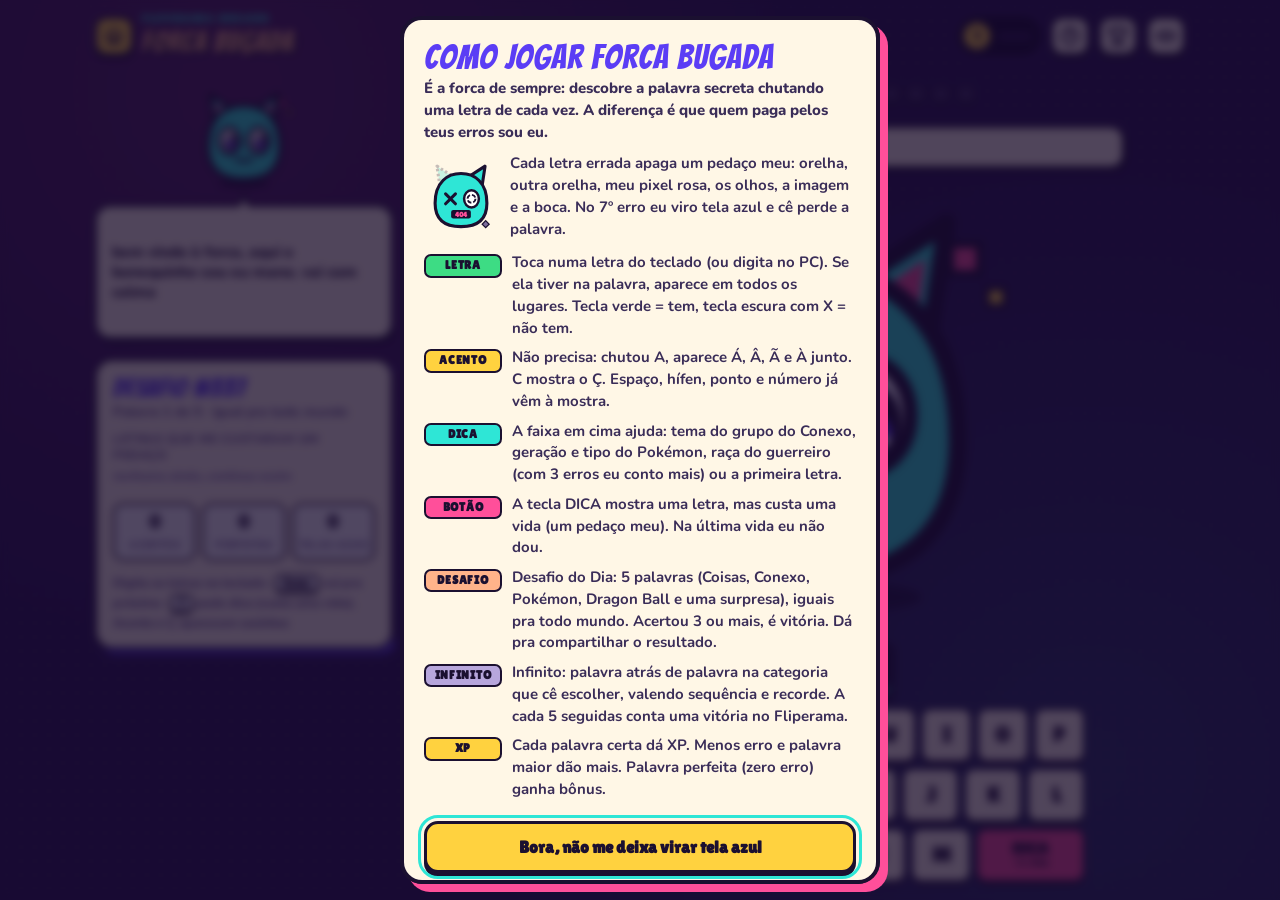
<file: forca/index.html>
<!doctype html>
<html lang="pt-BR"><head>
<meta charset="utf-8"><meta name="viewport" content="width=device-width, initial-scale=1, viewport-fit=cover">
<meta name="theme-color" content="#2A1650">
<title>Forca Bugada · Fliperama Bugado</title>
<meta name="description" content="Forca Bugada: adivinhe a palavra letra por letra antes que o mascote seja apagado pedaço por pedaço. Desafio do Dia e modo Infinito.">
<link rel="preconnect" href="https://fonts.googleapis.com"><link rel="preconnect" href="https://fonts.gstatic.com" crossorigin>
<link rel="stylesheet" href="https://fonts.googleapis.com/css2?family=Bangers&family=Lilita+One&family=Nunito:wght@600;800;900&display=swap">
<link rel="stylesheet" href="../shared/base.css?v=2609242000">
<style>
:root{ --kh:48px; --peach:#FFB38A; --bsod:#0B63D6; }
html,body{overflow-x:hidden}
.fc{height:100vh;height:100dvh;min-height:560px;display:flex;flex-direction:column;gap:7px;padding-block:8px 10px}
.fc > *{min-width:0}
#bar{flex:none}
#side{flex:none;display:flex;flex-direction:column}
#mascot{flex:none}
/* balão com altura fixa (4 linhas): nada embaixo pula quando a fala muda.
   Antes era 62px com overflow:hidden e cortava a 4ª linha (e o bico do balão) */
#mascot .bg-bubble{min-height:0;height:82px;padding:6px 12px}
#mascot .bg-bubble p{max-height:100%;overflow-y:auto;scrollbar-width:none;font-size:13.5px;line-height:1.2}
#mascot .bg-bubble p::-webkit-scrollbar{display:none}
#mascot .bg-bubble p.long{font-size:12.5px;line-height:1.2}
.side-card{display:none}
main{flex:1;min-height:0;display:flex;flex-direction:column;gap:7px}

/* ---------- modos ---------- */
.modes{flex:none;display:flex;gap:8px;justify-content:space-between;align-items:center;min-width:0}
.seg{flex:none;display:flex;gap:2px;padding:3px;background:var(--deep);border:3px solid var(--ink);border-radius:13px;box-shadow:0 3px 0 var(--ink)}
.seg button{appearance:none;border:0;background:none;color:var(--muted);font-family:var(--chunky);font-size:14px;letter-spacing:.02em;padding:5px 9px;border-radius:9px;cursor:pointer;white-space:nowrap;transition:background-color .15s,color .15s}
.seg button:hover{color:var(--paper)}
.seg button[aria-pressed="true"]{background:var(--peach);color:var(--ink);box-shadow:0 2px 0 var(--ink)}
.seg button:focus-visible{outline:3px solid var(--cyan);outline-offset:1px}
.seg .n{font-size:11px;opacity:.75;margin-left:2px}
.prog{display:flex;gap:5px;align-items:center;min-width:0}
.prog i{width:16px;height:16px;border-radius:5px;border:2.5px solid var(--ink);background:#3a2b5c;box-shadow:0 2px 0 var(--ink);display:grid;place-items:center;font-style:normal;font-size:9px;line-height:1}
.prog i.cur{background:var(--paper);transform:translateY(-2px) scale(1.12)}
.prog i.w{background:var(--green)} .prog i.p{background:var(--sun)} .prog i.l{background:var(--pink)}
.catbtn{min-width:0;display:flex;align-items:center;gap:6px;height:36px;padding:0 10px 0 8px;font-size:14px;white-space:nowrap;overflow:hidden}
.catbtn .dot{flex:none;width:12px;height:12px;border-radius:50%;border:2px solid var(--ink);background:var(--c,var(--peach))}
.catbtn .nm{overflow:hidden;text-overflow:ellipsis}
.catbtn .stk{flex:none;font-family:var(--body);font-weight:900;font-size:12px;color:#8a3a00}
.catbtn .ar{flex:none;font-size:10px}

/* ---------- dica ---------- */
.hint{flex:none;display:flex;align-items:center;gap:8px;min-height:38px;padding:5px 10px 5px 6px;background:var(--paper);color:var(--ink);border:3px solid var(--ink);border-radius:14px;box-shadow:3px 3px 0 var(--ink)}
.hint .tag2{align-self:flex-start;margin-top:2px;white-space:nowrap}
.hint p{margin:0;min-width:0;flex:1;font-size:13.5px;line-height:1.25;color:var(--text-ink);text-wrap:pretty}
.hint p b{font-family:var(--chunky);font-weight:400;color:var(--violet);font-size:14.5px}
.hint p .fr{display:block;margin-top:2px;font-size:12px;font-weight:800;color:#6b5a90;font-style:italic}
.hint p .lock{font-size:12px;color:#76679a;font-weight:800}
.hint.fresh{animation:fc-hintin .45s cubic-bezier(.3,1.6,.5,1)}
@keyframes fc-hintin{from{transform:scale(.94) rotate(-1deg);opacity:.3}}

/* ---------- palco: o Bugado grandão ---------- */
#stage{flex:1;min-height:90px;position:relative;container-type:size}
#big{position:absolute;inset:0;width:100%;height:100%;overflow:visible;cursor:pointer;-webkit-tap-highlight-color:transparent}
#big:focus-visible{outline:3px solid var(--cyan);outline-offset:-3px;border-radius:14px}
#big .bob{animation:fc-bob 3.2s ease-in-out infinite}
@keyframes fc-bob{50%{transform:translateY(-2.5px)}}
#big .act,#big .head,#big .jorge,#big .earL,#big .earR,#big .px,#big .spin,#big .eyesN{transform-box:fill-box;transform-origin:center}
#big .eyesShock,#big .eyesHappy,#big .eyesBroken,#big .mouthOpen,#big .mouthO,#big .m404,#big .blush,#big .sweat,#big .scan{display:none}
#big .eyesN{animation:bg-blink 4.5s infinite}
#big .spin{animation:fc-spin 1s steps(8) infinite}
@keyframes fc-spin{to{transform:rotate(360deg)}}
/* dano acumulado */
#big.s1 .earL{display:none}
#big.s2 .earR{display:none}
#big.s2 .sweat,#big.s3 .sweat{display:inline}
#big.s3 .jorge{transform:translate(-6px,88px) rotate(45deg)}
#big.s3 .jorge rect{fill:#7d6d9c;animation:none}
#big.s4 .eyesN{display:none} #big.s4 .eyesBroken{display:inline}
#big.s4 .sweat{display:none}
#big.s5 .head{filter:url(#fcRgb)} #big.s5 .scan{display:inline}
#big.s5 .act{animation:fc-jit 2.6s steps(1) infinite}
@keyframes fc-jit{0%,86%,100%{transform:none}88%{transform:translate(2px,0) skewX(-4deg)}91%{transform:translate(-3px,1px)}94%{transform:translate(1px,-1px) skewX(3deg)}}
#big.s6 .mouthN{display:none} #big.s6 .m404{display:inline}
/* reações rápidas */
#big.ouch:not(.s4) .eyesN{display:none} #big.ouch:not(.s4) .eyesShock{display:inline}
#big.ouch:not(.s6) .mouthN{display:none} #big.ouch:not(.s6) .mouthO{display:inline}
#big.yay:not(.s4) .eyesN{display:none} #big.yay:not(.s4) .eyesHappy{display:inline}
#big.yay:not(.s6) .mouthN{display:none} #big.yay:not(.s6) .mouthOpen{display:inline}
#big.win .eyesN,#big.win .mouthN{display:none}
#big.win .eyesHappy,#big.win .mouthOpen,#big.win .blush{display:inline}
/* animações de transição */
#big.hit{animation:fc-hitf .5s steps(2)}
@keyframes fc-hitf{0%{filter:drop-shadow(-5px 0 0 rgba(255,79,154,.9)) drop-shadow(5px 0 0 rgba(46,230,214,.9))}50%{filter:drop-shadow(6px 0 0 rgba(255,79,154,.9)) drop-shadow(-6px 0 0 rgba(46,230,214,.9))}100%{filter:none}}
#big.hit .act{animation:fc-hit .5s steps(4)}
@keyframes fc-hit{0%{transform:translate(4px,-2px)}25%{transform:translate(-5px,1px) skewX(8deg)}50%{transform:translate(3px,2px) skewX(-6deg)}75%{transform:translate(-2px,0)}100%{transform:none}}
#big.hop .act{animation:fc-hop .5s cubic-bezier(.3,1.8,.5,1)}
@keyframes fc-hop{35%{transform:translateY(-7px) scale(1.04,.97)}70%{transform:translateY(1px) scale(.98,1.03)}}
#big.j3 .jorge{animation:fc-fall 1.1s cubic-bezier(.5,0,.7,.4) both}
@keyframes fc-fall{0%{transform:none}12%{transform:translate(0,-6px)}62%{transform:translate(-4px,88px) rotate(20deg)}74%{transform:translate(-5px,78px) rotate(34deg)}86%{transform:translate(-6px,88px) rotate(45deg)}93%{transform:translate(-6px,85px) rotate(45deg)}100%{transform:translate(-6px,88px) rotate(45deg)}}
#big.j4 .eyesBroken{animation:fc-flick .6s steps(2)}
#big.j6 .m404{animation:fc-flick .6s steps(2)}
@keyframes fc-flick{0%,40%{opacity:0}20%,60%,100%{opacity:1}}
#big.j5 .head{animation:fc-tear .7s steps(4)}
@keyframes fc-tear{0%{transform:translate(-6px,0) skewX(14deg)}33%{transform:translate(5px,0) skewX(-10deg)}66%{transform:translate(-3px,0)}100%{transform:none}}
#big .px{animation:fc-px 1.05s steps(6) var(--d,0s) forwards}
@keyframes fc-px{0%{transform:none;opacity:1}25%{opacity:1}100%{transform:translate(var(--dx),var(--dy)) rotate(var(--r));opacity:0}}
#big.win .act{animation:fc-win .9s cubic-bezier(.3,1.6,.5,1)}
@keyframes fc-win{0%{transform:scale(.92,1.06)}30%{transform:translateY(-10px) scale(1.06,.95) rotate(-3deg)}60%{transform:translateY(2px) rotate(2deg)}100%{transform:none}}
#big.rec1 .earL{animation:fc-popin .55s .15s cubic-bezier(.3,1.8,.5,1) both}
#big.rec2 .earR{animation:fc-popin .55s .3s cubic-bezier(.3,1.8,.5,1) both}
#big.rec3 .jorge{animation:fc-rise .8s .1s cubic-bezier(.3,1.5,.5,1) both}
#big.rec .head{animation:fc-recomp .7s steps(5)}
@keyframes fc-popin{0%{transform:scale(0) rotate(-40deg);opacity:0}100%{transform:none;opacity:1}}
@keyframes fc-rise{0%{transform:translate(-6px,88px) rotate(45deg)}100%{transform:none}}
@keyframes fc-recomp{0%{filter:url(#fcRgb);opacity:.4;transform:scaleY(.1)}40%{opacity:.8;transform:scaleY(1.06)}100%{filter:none;opacity:1;transform:none}}

/* barra de integridade (vertical, na lateral do palco) */
.meter{position:absolute;left:max(0px,calc(50% - min(32cqw,35cqh) - 30px));top:50%;transform:translateY(-50%);height:min(92%,250px);width:30px;display:flex;flex-direction:column;align-items:center;gap:4px;z-index:2;pointer-events:none}
.meter .lbl{flex:none;font-family:var(--chunky);font-size:12px;letter-spacing:.04em;color:var(--muted)}
.meter .segs{flex:1;width:20px;display:flex;flex-direction:column-reverse;gap:3px;padding:3px;background:var(--deep);border:2.5px solid var(--ink);border-radius:8px;box-shadow:0 3px 0 var(--ink)}
.meter .segs i{flex:1;border-radius:3px;background:var(--green);transition:background-color .3s,opacity .3s}
.meter[data-lv="mid"] .segs i{background:var(--sun)}
.meter[data-lv="low"] .segs i{background:var(--pink)}
.meter .segs i.off{background:#2b1a4d!important;opacity:.8}
.meter b{flex:none;font-family:var(--chunky);font-weight:400;font-size:12px;color:var(--paper);text-shadow:1px 1px 0 var(--ink)}
.meter.bump .segs{animation:fc-bump .45s}
@keyframes fc-bump{30%{transform:translateX(-3px) rotate(-4deg)}60%{transform:translateX(3px) rotate(3deg)}}

/* tela azul */
.bsod{position:absolute;inset:2% 0;z-index:3;display:flex;align-items:center;justify-content:center;background:var(--bsod);color:#fff;border:3px solid var(--ink);border-radius:16px;box-shadow:4px 4px 0 var(--ink);overflow:hidden;font-family:'Segoe UI',var(--body);font-weight:600;animation:fc-crt .5s ease-out}
.bsod::after{content:"";position:absolute;inset:0;background:repeating-linear-gradient(0deg,rgba(0,0,0,.12) 0 2px,transparent 2px 4px);pointer-events:none}
@keyframes fc-crt{0%{transform:scale(1,.02);filter:brightness(3)}45%{transform:scale(1,.02)}70%{transform:scale(1,1.04)}100%{transform:none;filter:none}}
.bsod .in{position:relative;width:100%;max-width:520px;padding:0 7% 0 max(38px,7%);font-size:clamp(10px,5.2cqh,16px);line-height:1.3}
.bsod .sad{font-size:3.4em;line-height:1;margin-bottom:.15em;font-weight:300}
.bsod p{margin:0 0 .45em}
.bsod .t1{font-size:1.25em;font-weight:700}
.bsod .ans{font-family:var(--chunky);font-size:1.5em;letter-spacing:.04em;color:#FFD23F;text-shadow:2px 2px 0 rgba(0,0,0,.35);word-break:break-word}
.bsod .t3{font-size:.85em;opacity:.85}
.bsod.pic .in{padding-right:calc(min(40%,44cqh,180px) + 3%)}

/* polaroide do Pokémon / guerreiro */
.polar{position:absolute;right:1%;top:4%;z-index:4;width:min(40%,44cqh,180px);margin:0;padding:6px 6px 4px;background:#fff;border:3px solid var(--ink);border-radius:8px;box-shadow:4px 4px 0 var(--ink);transform:rotate(5deg);animation:fc-polar .6s cubic-bezier(.3,1.6,.5,1)}
@keyframes fc-polar{from{transform:rotate(-20deg) scale(.2);opacity:0}}
.polar img{display:block;width:100%;aspect-ratio:1;object-fit:contain;background:radial-gradient(circle,#FFF7E6,#F4EBFF)}
/* ganhou com foto: o Bugado chega pro lado pra polaroide não tampar a cara dele */
#big{transition:transform .45s cubic-bezier(.3,1.4,.5,1)}
.meter{transition:opacity .3s}
#stage.pic .meter{opacity:0}
@container (max-width:560px){ #stage.pic #big{transform:translateX(-15cqw) scale(.8)} }
.polar figcaption{font-family:var(--chunky);font-size:12px;line-height:1.1;color:var(--ink);text-align:center;padding-top:3px;white-space:nowrap;overflow:hidden;text-overflow:ellipsis}

/* ---------- palavra ---------- */
#word{flex:none;display:flex;flex-wrap:wrap;justify-content:center;align-content:center;column-gap:var(--sp,18px);row-gap:var(--rg,8px);min-height:36px;padding-top:2px}
.wd{display:flex;gap:var(--g,4px)}
.tl{font-style:normal;--bw:max(2px,calc(var(--t,40px)*.07));width:var(--t,40px);height:var(--t,40px);display:grid;place-items:center;font-family:var(--chunky);font-size:calc(var(--t,40px)*.6);line-height:1;color:transparent;background:rgba(20,10,42,.65);border:var(--bw) solid var(--ink);border-radius:calc(var(--t,40px)*.2);box-shadow:0 calc(var(--bw)*1.3) 0 var(--ink),inset 0 calc(var(--t,40px)*-.1) 0 rgba(46,230,214,.45);user-select:none;-webkit-user-select:none}
.tl[data-s]{color:var(--ink);background:var(--paper);box-shadow:0 calc(var(--bw)*1.3) 0 var(--ink)}
.tl[data-s="h"]{background:var(--sun)}
.tl[data-s="m"]{background:var(--pink);color:var(--ink)}
.tl.fx{width:calc(var(--t,40px)*.5);background:none;border-color:transparent;box-shadow:none;color:var(--paper)}
.tl.fx.dg{width:var(--t,40px);background:#4A3A6E;color:var(--paper);border-color:var(--ink);box-shadow:0 calc(var(--bw)*1.3) 0 var(--ink)}
.tl.flip{animation:fc-flip .42s ease-in-out}
@keyframes fc-flip{0%{transform:rotateX(0)}50%{transform:rotateX(90deg)}100%{transform:rotateX(0)}}
.tl.pop{animation:fc-tpop .35s cubic-bezier(.3,1.7,.5,1) both}
@keyframes fc-tpop{from{transform:scale(.3) translateY(10px);opacity:0}}
.tl.dance{animation:fc-dance .7s cubic-bezier(.3,1.6,.5,1) both}
@keyframes fc-dance{30%{transform:translateY(-35%) rotate(-7deg)}60%{transform:translateY(6%)}}

/* ---------- teclado ---------- */
#kb{flex:none;display:flex;flex-direction:column;gap:6px;width:100%;max-width:560px;margin:0 auto;user-select:none;-webkit-user-select:none;touch-action:manipulation}
.kr{display:flex;gap:5px;justify-content:center}
.key{flex:1 1 0;min-width:0;height:var(--kh);position:relative;padding:0;border:2.5px solid var(--ink);border-radius:10px;background:var(--paper);color:var(--ink);box-shadow:0 3px 0 var(--ink);font-family:var(--chunky);font-size:19px;cursor:pointer;overflow:hidden;transition:transform .06s,box-shadow .06s,background-color .25s,color .25s}
.key:active,.key.hit{transform:translateY(2px);box-shadow:0 1px 0 var(--ink)}
.key:focus-visible{outline:3px solid var(--cyan);outline-offset:2px}
.key[data-s="c"]{background:var(--green)}
.key[data-s="h"]{background:var(--sun)}
.key[data-s="a"]{background:#35264f;color:#7f70a0;box-shadow:0 1px 0 var(--ink);transform:translateY(2px);cursor:default}
.key[data-s="a"]::after{content:"";position:absolute;inset:20% 24%;background:linear-gradient(to top right,transparent calc(50% - 1.6px),var(--pink) calc(50% - 1.6px),var(--pink) calc(50% + 1.6px),transparent calc(50% + 1.6px)),linear-gradient(to top left,transparent calc(50% - 1.6px),var(--pink) calc(50% - 1.6px),var(--pink) calc(50% + 1.6px),transparent calc(50% + 1.6px));opacity:.85}
.key[data-s="c"],.key[data-s="h"]{cursor:default}
.key.shake{animation:fc-kshake .35s}
@keyframes fc-kshake{25%{transform:translateX(-4px)}50%{transform:translateX(4px)}75%{transform:translateX(-2px)}}
.key.dica{flex:1.9 1 0;background:var(--pink);display:flex;flex-direction:column;align-items:center;justify-content:center;gap:1px;line-height:1;font-size:15px}
.key.dica small{font-family:var(--body);font-size:12px;font-weight:900;letter-spacing:0;white-space:nowrap}
.key.dica[aria-disabled="true"]{background:#8a6a9a;color:#3a2d58;cursor:default}

/* ---------- painel de fim ---------- */
.endp{flex:none;width:100%;max-width:560px;margin:0 auto;height:calc(var(--kh)*3 + 12px);display:flex;flex-direction:column;justify-content:center;gap:6px;padding:8px 12px;background:var(--paper);color:var(--ink);border:3px solid var(--ink);border-radius:18px;box-shadow:4px 4px 0 var(--pink);animation:bg-popin .35s cubic-bezier(.3,1.6,.5,1);overflow:hidden}
.endp.won{box-shadow:4px 4px 0 var(--green)}
.endp .top{display:flex;align-items:baseline;gap:8px;min-width:0;flex-wrap:wrap;row-gap:0}
.endp h3{margin:0;font-family:var(--display);font-weight:400;font-size:27px;letter-spacing:.03em;line-height:1;color:var(--violet);white-space:nowrap}
.endp h3.lost{color:var(--bsod)}
.endp .ans{font-family:var(--chunky);font-size:15px;padding:1px 8px;border:2.5px solid var(--ink);border-radius:8px;background:var(--green);white-space:nowrap;overflow:hidden;text-overflow:ellipsis;max-width:100%}
.endp .ans.lost{background:var(--pink)}
.endp .meta{margin:0;font-size:12.5px;color:var(--text-ink);line-height:1.3}
.endp .meta b{font-family:var(--chunky);font-weight:400;color:var(--violet)}
.endp .acts{display:flex;gap:8px}
.endp .acts .btn{flex:1 1 0;min-width:0;height:44px;font-size:15px;padding:0 6px;white-space:nowrap;overflow:hidden;text-overflow:ellipsis}
.endp .acts .btn.big{flex:1.6 1 0}

/* ---------- modais ---------- */
.m-note{margin:12px 0 0;font-size:13px;color:#6b5a90;font-weight:800}
.m-note b{font-family:var(--chunky);font-weight:400;color:var(--violet)}
.cat-list{display:flex;flex-direction:column;gap:8px;margin-top:12px}
.cat-list .btn{display:flex;align-items:center;gap:10px;height:auto;min-height:54px;padding:8px 12px;text-align:left;font-size:17px}
.cat-list .btn .dot{flex:none;width:18px;height:18px;border-radius:50%;border:2.5px solid var(--ink);background:var(--c)}
.cat-list .btn span{flex:1;min-width:0;display:flex;flex-direction:column;line-height:1.1}
.cat-list .btn small{font-family:var(--body);font-weight:800;font-size:12px;color:#6b5a90;margin-top:2px}
.cat-list .btn em{flex:none;font-style:normal;font-family:var(--body);font-weight:900;font-size:12px;color:#6b5a90;text-align:right;line-height:1.2}
.cat-list .btn[aria-pressed="true"]{background:var(--c);}
.cat-list .btn[aria-pressed="true"] .dot{background:var(--ink);box-shadow:inset 0 0 0 3px var(--paper)}
.res-list{display:flex;flex-direction:column;gap:6px;margin-top:12px}
.res-list div{display:flex;align-items:center;gap:8px;background:#fff;border:2.5px solid var(--ink);border-radius:10px;padding:5px 9px}
.res-list .em{flex:none;font-size:18px;width:24px;text-align:center}
.res-list .w{flex:1;min-width:0;font-family:var(--chunky);font-size:16px;overflow:hidden;text-overflow:ellipsis;white-space:nowrap}
.res-list .c{flex:none;font-size:12px;color:#6b5a90;text-transform:uppercase;letter-spacing:.05em}
.res-list .e{flex:none;font-family:var(--chunky);font-size:13px;color:var(--violet);min-width:44px;text-align:right}
.stat-grid.four{grid-template-columns:repeat(4,minmax(0,1fr))}
.bg-card .stat span{font-size:12px;letter-spacing:.02em;line-height:1.2;display:block}
@media (max-width:420px){ .stat-grid.four{grid-template-columns:repeat(2,minmax(0,1fr))} }
.best-list{display:grid;grid-template-columns:1fr auto auto;align-items:baseline;gap:4px 12px;margin-top:6px;font-size:14px;color:var(--text-ink)}
.best-list b{font-family:var(--chunky);font-weight:400;color:var(--ink);text-align:right}
.best-list .h{font-size:11px;color:#6b5a90;text-transform:uppercase;letter-spacing:.05em}
.dist{display:flex;flex-direction:column;gap:4px;margin-top:4px}
.dist .dr{display:flex;align-items:center;gap:6px;font-family:var(--chunky);font-size:14px}
.dist .dr > span{width:30px;text-align:right;color:var(--ink)}
.dist .bb{min-width:26px;padding:2px 7px;text-align:right;background:#cfc3e8;border:2px solid var(--ink);border-radius:6px;color:var(--ink);font-size:13px}
.dist .bb.hi{background:var(--green)}
.help-list{margin-top:12px!important}
.help-list li{align-items:flex-start}
.help-list .tag2{min-width:78px;text-align:center;margin-top:2px}
.help-demo{display:flex;align-items:center;gap:12px;margin:10px 0 4px}
.help-demo svg{width:74px;height:74px;flex:none}
.share-box{width:100%;min-height:120px;margin-top:10px;font:700 14px/1.3 var(--body);border:2.5px solid var(--ink);border-radius:10px;padding:8px;resize:vertical;color:var(--ink);background:#fff}
.sr{position:absolute;width:1px;height:1px;overflow:hidden;clip:rect(0 0 0 0);white-space:nowrap}

/* ---------- telas baixas no celular ---------- */
@media (max-height:740px) and (max-width:879px){ .fc{--kh:44px;gap:6px} main{gap:6px} .kr{gap:4px} #kb{gap:5px} }
@media (max-height:680px) and (max-width:879px){ .fc{--kh:41px} #mascot .bg-mascot{width:46px;height:46px} #mascot .bg-bubble{height:68px} #mascot .bg-bubble p,#mascot .bg-bubble p.long{font-size:12px} .hint{min-height:34px;padding-block:3px} .hint p{font-size:12.5px} .seg button{padding:4px 8px} .catbtn{height:32px} }
/* título comprido + 4 botões: quebra em duas linhas no celular em vez de virar "FORCA..." */
@media (max-width:480px){ #bar .bar-title b{white-space:normal;font-size:20px;line-height:.9;overflow:visible;text-overflow:clip} #bar .bar-title small{margin-bottom:1px} }
/* 4 botões + nível no celular: a barrinha de XP do nível sai (o número fica) pra o título não ser esmagado */
@media (max-width:480px){ #bar{gap:6px} #bar .lvl-chip .mini{display:none} #bar .lvl-chip{padding-right:3px} }
@media (max-width:420px){ #bar .bar-title small{display:none} }
@media (max-width:380px){ .seg button{font-size:13px;padding:5px 7px} .seg .n{display:none} .key{font-size:17px} .prog i{width:14px;height:14px} .prog{gap:4px} }

/* tablet em pé: teclado e teclas maiores (antes ficava um tecladinho de celular no meio da tela) */
@media (min-width:600px) and (max-width:879px) and (min-height:800px){ .fc{--kh:58px;gap:10px} main{gap:10px} #kb{max-width:640px;gap:8px} .kr{gap:7px} .key{font-size:23px;border-radius:12px} .key.dica{font-size:17px} .endp{max-width:640px} .hint{padding:8px 14px 8px 8px} .hint p{font-size:15px} }
/* ---------- desktop ---------- */
@media (min-width:880px){
  .fc{--kh:54px;display:grid;grid-template-columns:300px minmax(0,1fr);grid-template-rows:auto minmax(0,1fr);column-gap:30px;row-gap:12px;padding-block:12px 18px;min-height:640px}
  #bar{grid-column:1/-1}
  #side{grid-column:1;grid-row:2;gap:18px;padding-top:14px;min-height:0;overflow:auto}
  #mascot .bg-bubble{flex:none;height:136px;padding:10px 15px}
  #mascot .bg-bubble p{font-size:15.5px;line-height:1.3}
  #mascot .bg-bubble p.long{font-size:14.5px}
  main{grid-column:2;grid-row:2;gap:10px}
  .modes{justify-content:center;gap:14px}
  .seg button{font-size:16px;padding:6px 13px}
  .prog i{width:20px;height:20px;font-size:11px}
  .hint{width:100%;max-width:640px;margin:0 auto;min-height:44px;padding:7px 14px 7px 8px}
  .hint p{font-size:15px} .hint p b{font-size:16px} .hint p .fr{font-size:13.5px}
  #stage{min-height:220px}
  .key{font-size:21px}
  .key.dica{font-size:16px} .key.dica small{font-size:10.5px}
  .side-card{display:block;background:var(--paper);color:var(--ink);border:3px solid var(--ink);border-radius:18px;box-shadow:4px 4px 0 var(--violet);padding:14px 16px}
  .side-card h4{margin:0;font-family:var(--display);font-weight:400;font-size:26px;letter-spacing:.03em;color:var(--violet);line-height:1}
  .side-card .sub{margin:2px 0 10px;font-size:13px;color:#6b5a90}
  .side-card .wrong{display:flex;flex-wrap:wrap;gap:4px;min-height:26px;margin:4px 0 10px}
  .side-card .wrong i{font-style:normal;font-family:var(--chunky);font-size:14px;width:24px;height:24px;display:grid;place-items:center;border:2px solid var(--ink);border-radius:6px;background:#35264f;color:#d6c9f0}
  .side-card .wrong i.h{background:var(--sun);color:var(--ink)}
  .side-card .wrong span{font-size:12.5px;color:#8c7cae}
  .side-card .mini{display:grid;grid-template-columns:repeat(3,1fr);gap:6px}
  .side-card .mini div{background:#fff;border:2px solid var(--ink);border-radius:10px;padding:5px 2px;text-align:center}
  .side-card .mini b{display:block;font-family:var(--chunky);font-weight:400;font-size:19px}
  .side-card .mini span{font-size:10px;color:#6b5a90;text-transform:uppercase;letter-spacing:.04em}
  .side-card .kbd{margin-top:12px;font-size:12.5px;color:#6b5a90;line-height:1.6}
}
@media (min-width:880px) and (max-height:760px){ .fc{--kh:48px} }
@media (prefers-reduced-motion: reduce){
  #big .bob,#big .spin,#big .eyesN,#big.s5 .act{animation:none}
  .tl.flip,.tl.pop,.tl.dance,.key.shake,.meter.bump .segs{animation:none}
}
</style>
</head><body>
<div class="wrap fc" id="app">
  <header id="bar"></header>
  <aside id="side">
    <div id="mascot"></div>
    <div class="side-card" id="sideCard" aria-live="off"></div>
  </aside>
  <main>
    <nav class="modes" aria-label="Modo de jogo">
      <div class="seg" role="group" aria-label="Modo">
        <button type="button" data-kind="daily">Desafio<span class="n" id="dayN"></span></button>
        <button type="button" data-kind="inf">Infinito</button>
      </div>
      <div class="prog" id="prog" aria-label="Progresso do desafio"></div>
      <button type="button" class="btn catbtn" id="catBtn" hidden></button>
    </nav>
    <div class="hint" id="hint"><span class="tag2" id="catTag">DICA</span><p id="hintTxt"></p></div>
    <section id="stage" aria-label="O Bugado, sendo apagado a cada erro">
      <div class="meter" id="meter" aria-hidden="true"><span class="lbl">VIDA</span><div class="segs"></div><b id="pct">100%</b></div>
      <div id="bigWrap"></div>
      <figure class="polar" id="polar" hidden><img alt="" id="polImg"><figcaption id="polCap"></figcaption></figure>
      <div class="bsod" id="bsod" hidden><div class="in">
        <div class="sad">:(</div>
        <p class="t1">Bugado.exe parou de funcionar</p>
        <p>Teu mascote deu pau e precisa ser reiniciado. A palavra era:</p>
        <p class="ans" id="bsAns"></p>
        <p class="t3"><span id="bsPct">0</span>% concluído · código de parada: FORCA_0x07</p>
      </div></div>
      <div class="burst" id="burst" aria-hidden="true"></div>
    </section>
    <div id="word" role="group" aria-label="Palavra secreta"></div>
    <div id="kb" role="group" aria-label="Teclado"></div>
    <div id="endp" class="endp" hidden></div>
    <p class="sr" id="sr" aria-live="polite"></p>
  </main>
</div>
<script src="../shared/falas.js?v=2609242000"></script><script src="../shared/bugado.js?v=2609242000"></script>
<script src="../conexo/puzzles.js?v=2609242000"></script><script src="../pokemon/pokedex.js?v=2609242000"></script>
<script src="../dragonball/personagens.js?v=2609242000"></script><script src="../contexto/segredos.js?v=2609242000"></script>
<script src="falas-forca.js?v=2609242000"></script>
<script>
(() => {
'use strict';
const B = window.Bugado, RM = B.RM;
const $ = s => document.querySelector(s);
const up = s => String(s).toLocaleUpperCase('pt-BR');
const keyOf = ch => { const n = B.normalize(ch); return /^[a-z]$/.test(n) ? n : ''; };
const pick = a => a[Math.floor(Math.random()*a.length)];
const chance = p => Math.random() < p;
const esc = s => String(s).replace(/[&<>"]/g, c => ({'&':'&amp;','<':'&lt;','>':'&gt;','"':'&quot;'})[c]);
const MAXE = 7;                 // o 7º erro trava tudo
const VOW = 'aeiou', RARE = 'kwyzqx';
const PARTS = ['', 'a orelha esquerda', 'a orelha direita', 'o pixel rosa', 'os olhos', 'a resolução', 'a boca'];
const CATS = {
  mistura: { name:'Mistureba',   color:'#FFB38A', desc:'Cada palavra cai numa categoria diferente' },
  conexo:  { name:'Conexo',      color:'#FFD23F', desc:'Palavras do Conexo · dica: o tema do grupo' },
  pokemon: { name:'Pokémon',     color:'#FF4F9A', desc:'Os 1025 pokémon · dica: geração e tipo' },
  db:      { name:'Dragon Ball', color:'#FF9A3C', desc:'Guerreiros · dica: raça (com 3 erros eu conto mais)' },
  coisas:  { name:'Coisas',      color:'#2EE6D6', desc:'Coisa do dia a dia · dica: a 1ª letra' }
};
const REAL = ['coisas','conexo','pokemon','db'];
const TIPOS = { normal:'Normal', fogo:'Fogo', agua:'Água', planta:'Planta', eletrico:'Elétrico', gelo:'Gelo', lutador:'Lutador', venenoso:'Venenoso', terrestre:'Terrestre', voador:'Voador', psiquico:'Psíquico', inseto:'Inseto', pedra:'Pedra', fantasma:'Fantasma', dragao:'Dragão', sombrio:'Sombrio', metalico:'Metálico', fada:'Fada' };
const cap = s => s ? s[0].toUpperCase() + s.slice(1) : s;
const nLetters = w => [...String(w)].filter(keyOf).length;
const wordKey = w => B.normalize(w).replace(/[^a-z]/g, '');

/* ---------------- bancos de palavras (reaproveita os dados do site) ---------------- */
function cleanTema(tema, palavras, ans){
  const ws = palavras.map(wordKey);
  // tira parênteses que entregam as respostas (ex.: "DÓ-mingo, MI-ojo")
  let s = String(tema).replace(/\s*\(([^)]*)\)/g, (m, inner) => {
    const toks = B.normalize(inner).split(/[^a-z]+/).filter(Boolean);
    return (/[A-ZÁÉÍÓÚÂÊÔÃÕÇ]{2,}/.test(inner) || toks.some(t => ws.includes(t))) ? '' : m;
  }).trim();
  const k = wordKey(ans);
  s = s.split(/(\s+)/).map(t => wordKey(t) === k ? '___' : t).join('');
  return s;
}
let POOLS = null;
function pools(){
  if (POOLS) return POOLS;
  const P = { conexo:[], pokemon:[], db:[], coisas:[] }, seen = new Set();
  (window.CONEXO || []).forEach(p => (p.grupos || []).forEach(g => (g.palavras || []).forEach(w => {
    const n = nLetters(w), k = wordKey(w);
    if (n < 3 || n > 12 || seen.has(k)) return; seen.add(k);
    P.conexo.push({ cat:'conexo', ans:w, tema:cleanTema(g.tema, g.palavras, w) });
  })));
  (window.POKEDEX || []).forEach(r => {
    const n = nLetters(r[1]); if (n < 3 || n > 14) return;
    P.pokemon.push({ cat:'pokemon', ans:r[1], num:r[0], gen:r[2], tipo:TIPOS[r[3]] || cap(r[3]) });
  });
  (window.DB_CHARS || []).forEach(c => {
    const n = nLetters(c.nome); if (n < 3 || n > 16) return;
    const raca = wordKey(c.nome).includes(wordKey(c.raca)) ? c.afiliacao : c.raca;
    P.db.push({ cat:'db', ans:c.nome, raca, frase:c.frase || '', img:c.img || '' });
  });
  (window.CTX_SEGREDOS || []).forEach(w => { if (nLetters(w) >= 3) P.coisas.push({ cat:'coisas', ans:w }); });
  // se algum arquivo de dados faltar, não quebra: usa o que tiver
  const any = REAL.find(c => P[c].length) ;
  REAL.forEach(c => { if (!P[c].length) P[c] = any ? P[any] : [{ cat:'coisas', ans:'bugado' }]; });
  return POOLS = P;
}
const imgOf = E => E.cat === 'pokemon' ? `https://raw.githubusercontent.com/PokeAPI/sprites/master/sprites/pokemon/other/official-artwork/${E.num}.png` : (E.cat === 'db' ? E.img : '');
const temaOf = E => E.cat === 'conexo' ? E.tema : E.cat === 'pokemon' ? `Geração ${E.gen}, tipo ${E.tipo}` : E.cat === 'db' ? E.raca : up(E.ans).charAt(0);

/* ---------------- estado ---------------- */
const DKEY = 'fliperama.forca.daily', IKEY = 'fliperama.forca.inf', UIKEY = 'fliperama.forca.ui';
const G = B.game('forca');
(function initStats(){
  const def = { solved:0, lost:0, perfect:0, played:0, best:{}, dailyPlayed:0, dailyWins:0, dailyBest:0, dailyDist:{} };
  for (const k in def) if (G[k] === undefined) G[k] = def[k];
})();
const newRound = E => ({ E, g:'', hl:'', h:0, done:false, won:false, counted:false });
const keysOf = R => new Set([...R.E.ans].map(keyOf).filter(Boolean));
const wrongOf = R => { const K = keysOf(R); return [...R.g].filter(k => !K.has(k) ); };
const errorsOf = R => wrongOf(R).length + R.h;
const leftKeys = R => { const K = keysOf(R); return [...K].filter(k => !R.g.includes(k)); };
const leftPositions = R => [...R.E.ans].filter(ch => { const k = keyOf(ch); return k && !R.g.includes(k); }).length;
const okRound = R => R && R.E && typeof R.E.ans === 'string' && CATS[R.E.cat] && typeof R.g === 'string';

// Desafio do Dia: permutação fixa de cada banco; o dia escolhe a posição (igual pra todo mundo)
const permCache = {};
function dailyPool(cat){ const P = pools()[cat]; return cat === 'pokemon' ? P.filter(e => e.num <= 493) : P; }
function perm(cat){ return permCache[cat] || (permCache[cat] = B.shuffle([...dailyPool(cat).keys()], B.rng(0xF0CA + cat.length*7919 + cat.charCodeAt(0)*31))); }
function dailyEntry(cat, day, off){ const arr = dailyPool(cat), p = perm(cat), L = arr.length; return arr[p[(((day + off) % L) + L) % L]]; }
function dailyWords(day){
  const r = B.rng(day*2654435761 + 0x5EED);
  const bonus = REAL[Math.floor(r()*REAL.length)];
  return [...REAL.map(c => dailyEntry(c, day, 0)), dailyEntry(bonus, day, 97 + Math.floor(dailyPool(bonus).length/2))];
}
let D = null, INF = null, kind = 'daily';
function loadDaily(){
  const day = B.dayNumber(); let d = B.store.get(DKEY);
  if (!d || d.day !== day || !Array.isArray(d.rounds) || d.rounds.length !== 5 || !d.rounds.every(okRound)){
    d = { day, idx:0, rounds: dailyWords(day).map(newRound), counted:false };
  }
  d.idx = Math.max(0, Math.min(4, d.idx|0));
  D = d; saveDaily();
}
function loadInf(){
  let s = B.store.get(IKEY);
  if (!s || typeof s !== 'object' || !s.by) s = { cat:'mistura', by:{} };
  if (!CATS[s.cat]) s.cat = 'mistura';
  Object.keys(CATS).forEach(c => {
    const b = s.by[c] = s.by[c] || {};
    b.streak = b.streak|0; if (!Array.isArray(b.recent)) b.recent = [];
    if (!okRound(b.R)) b.R = null;
  });
  INF = s;
}
const saveDaily = () => B.store.set(DKEY, D);
const saveInf = () => B.store.set(IKEY, INF);
const save = () => kind === 'daily' ? saveDaily() : saveInf();
const cur = () => kind === 'daily' ? D.rounds[D.idx] : INF.by[INF.cat].R;
const infSlot = () => INF.by[INF.cat];
function randomEntry(cat, recent){
  const c = cat === 'mistura' ? pick(REAL) : cat, arr = pools()[c];
  for (let t = 0; t < 60; t++){ const E = pick(arr); if (!recent.includes(E.cat + ':' + wordKey(E.ans))) return E; }
  return pick(arr);
}
function ensureInfRound(){
  const b = infSlot();
  if (!b.R){ const E = randomEntry(INF.cat, b.recent); b.R = newRound(E); b.recent.push(E.cat + ':' + wordKey(E.ans)); if (b.recent.length > 60) b.recent.shift(); saveInf(); return true; }
  return false;
}

/* ---------------- o Bugado grandão (SVG) ---------------- */
const INK = '#1B1030', CY = '#2EE6D6', PK = '#FF4F9A';
const BIG_SVG = `<svg id="big" viewBox="-8 -2 136 124" role="img" aria-label="Bugado inteiro" tabindex="0">
<defs>
  <filter id="fcRgb" x="-15%" y="-15%" width="130%" height="130%" color-interpolation-filters="sRGB">
    <feColorMatrix in="SourceGraphic" type="matrix" values="1 0 0 0 0  0 0 0 0 0  0 0 0 0 0  0 0 0 1 0" result="r"/>
    <feOffset in="r" dx="-2.6" dy="0.4" result="r2"/>
    <feColorMatrix in="SourceGraphic" type="matrix" values="0 0 0 0 0  0 1 0 0 0  0 0 1 0 0  0 0 0 1 0" result="gb"/>
    <feOffset in="gb" dx="2.2" dy="-0.3" result="gb2"/>
    <feBlend in="r2" in2="gb2" mode="screen"/>
  </filter>
  <pattern id="fcScan" width="4" height="3.2" patternUnits="userSpaceOnUse"><rect width="4" height="1.3" fill="${INK}" opacity=".32"/></pattern>
  <clipPath id="fcBodyClip"><path d="M18 70 C18 36 38 22 60 22 C82 22 102 36 102 70 C102 98 84 108 60 108 C36 108 18 98 18 70Z"/></clipPath>
</defs>
<ellipse cx="60" cy="113" rx="32" ry="5" fill="#140a2a" opacity=".6"/>
<g class="bob"><g class="act">
  <g class="earL"><path d="M27 50 L21 10 L52 30 Z" fill="${CY}" stroke="${INK}" stroke-width="5" stroke-linejoin="round"/><path d="M29 36 L27 20 L40 29 Z" fill="${PK}"/></g>
  <g class="earR"><path d="M93 50 L99 10 L68 30 Z" fill="${CY}" stroke="${INK}" stroke-width="5" stroke-linejoin="round"/><path d="M91 36 L93 20 L80 29 Z" fill="${PK}"/></g>
  <g class="head">
    <path d="M18 70 C18 36 38 22 60 22 C82 22 102 36 102 70 C102 98 84 108 60 108 C36 108 18 98 18 70Z" fill="${CY}" stroke="${INK}" stroke-width="5"/>
    <path d="M30 44 Q38 32 52 29" fill="none" stroke="#fff" stroke-width="3.5" stroke-linecap="round" opacity=".55"/>
    <rect class="scan" x="14" y="18" width="92" height="94" fill="url(#fcScan)" clip-path="url(#fcBodyClip)"/>
    <g class="eyesN">
      <ellipse cx="43" cy="63" rx="12" ry="15" fill="#fff" stroke="${INK}" stroke-width="4"/><ellipse cx="45" cy="65" rx="7.5" ry="10" fill="${INK}"/><ellipse cx="45" cy="68" rx="5" ry="5" fill="#5B3DF5"/><circle cx="42" cy="60" r="3.4" fill="#fff"/><circle cx="48" cy="70" r="1.6" fill="#fff"/>
      <ellipse cx="77" cy="63" rx="12" ry="15" fill="#fff" stroke="${INK}" stroke-width="4"/><ellipse cx="79" cy="65" rx="7.5" ry="10" fill="${INK}"/><ellipse cx="79" cy="68" rx="5" ry="5" fill="#5B3DF5"/><circle cx="76" cy="60" r="3.4" fill="#fff"/><circle cx="82" cy="70" r="1.6" fill="#fff"/>
    </g>
    <g class="eyesShock"><ellipse cx="43" cy="62" rx="13" ry="16" fill="#fff" stroke="${INK}" stroke-width="4"/><circle cx="43" cy="63" r="3.5" fill="${INK}"/><ellipse cx="77" cy="62" rx="13" ry="16" fill="#fff" stroke="${INK}" stroke-width="4"/><circle cx="77" cy="63" r="3.5" fill="${INK}"/></g>
    <g class="eyesHappy" fill="none" stroke="${INK}" stroke-width="5" stroke-linecap="round"><path d="M32 66 Q43 52 54 66"/><path d="M66 66 Q77 52 88 66"/></g>
    <g class="eyesBroken">
      <path d="M35 55 L51 71 M51 55 L35 71" stroke="${INK}" stroke-width="5" stroke-linecap="round"/>
      <ellipse cx="77" cy="63" rx="12" ry="14" fill="#fff" stroke="${INK}" stroke-width="4"/>
      <g class="spin"><circle cx="77" cy="63" r="6.5" fill="none" stroke="${INK}" stroke-width="3.2" stroke-dasharray="7 3.2" stroke-linecap="round"/></g>
    </g>
    <g class="blush" fill="${PK}" opacity=".55"><ellipse cx="31" cy="80" rx="7" ry="4"/><ellipse cx="89" cy="80" rx="7" ry="4"/></g>
    <path class="mouthN" d="M51 84 Q55.5 90 60 84 Q64.5 90 69 84" fill="none" stroke="${INK}" stroke-width="3.5" stroke-linecap="round" stroke-linejoin="round"/>
    <g class="mouthOpen"><path d="M49 82 Q60 101 71 82 Z" fill="${INK}" stroke="${INK}" stroke-width="3" stroke-linejoin="round"/><path d="M54 91 Q60 87 66 91 Q60 97 54 91Z" fill="${PK}"/></g>
    <ellipse class="mouthO" cx="60" cy="89" rx="6" ry="8" fill="${INK}"/>
    <g class="m404"><rect x="44" y="81" width="32" height="14" rx="3.5" fill="${INK}"/><text x="60" y="92" font-size="11" text-anchor="middle" fill="${PK}" font-family="Lilita One, Arial Black, sans-serif" letter-spacing=".5">404</text></g>
    <path class="sweat" d="M100 44 Q107 56 100 59 Q93 56 100 44Z" fill="#9FE8FF" stroke="${INK}" stroke-width="2.5"/>
  </g>
</g></g>
<g class="jorge"><rect class="bg-pixel" x="100" y="16" width="8" height="8" fill="${PK}" stroke="${INK}" stroke-width="2"/></g>
<rect class="bg-pixel" x="110" y="28" width="5" height="5" fill="#FFD23F" stroke="${INK}" stroke-width="1.5" style="animation-delay:.7s"/>
<g class="fx"></g>
</svg>`;
$('#bigWrap').outerHTML = BIG_SVG;
const big = $('#big'), fxLayer = big.querySelector('.fx');
const EAR_L = [[27,50],[21,10],[52,30]], EAR_L_IN = [[29,36],[27,20],[40,29]];
const EAR_R = [[93,50],[99,10],[68,30]], EAR_R_IN = [[91,36],[93,20],[80,29]];
function inTri(p, t){
  const s = (a, b, c) => (a[0]-c[0])*(b[1]-c[1]) - (b[0]-c[0])*(a[1]-c[1]);
  const d1 = s(p, t[0], t[1]), d2 = s(p, t[1], t[2]), d3 = s(p, t[2], t[0]);
  return !((d1 < 0 || d2 < 0 || d3 < 0) && (d1 > 0 || d2 > 0 || d3 > 0));
}
// pedaço vira pixels que caem (a "despixelização")
function shatter(cells, dir){
  if (RM) return;
  const NS = 'http://www.w3.org/2000/svg', frag = document.createDocumentFragment();
  cells.forEach(([x, y, col, sz]) => {
    const r = document.createElementNS(NS, 'rect');
    r.setAttribute('x', x); r.setAttribute('y', y); r.setAttribute('width', sz); r.setAttribute('height', sz);
    r.setAttribute('fill', col); r.setAttribute('stroke', INK); r.setAttribute('stroke-width', '.7');
    r.setAttribute('class', 'px');
    r.style.setProperty('--dx', (dir*(4 + Math.random()*16) + (Math.random()-.5)*10).toFixed(1) + 'px');
    r.style.setProperty('--dy', (26 + Math.random()*62).toFixed(1) + 'px');
    r.style.setProperty('--r', Math.round((Math.random()-.5)*260) + 'deg');
    r.style.setProperty('--d', Math.round(Math.random()*260) + 'ms');
    frag.appendChild(r);
  });
  fxLayer.appendChild(frag);
  setTimeout(() => { fxLayer.textContent = ''; }, 1500);
}
function earCells(tri, inner){
  const xs = tri.map(p => p[0]), ys = tri.map(p => p[1]), out = [], sz = 4.2;
  for (let x = Math.min(...xs) - 2; x < Math.max(...xs) + 2; x += sz)
    for (let y = Math.min(...ys) - 2; y < Math.max(...ys) + 2; y += sz){
      const c = [x + sz/2, y + sz/2]; if (!inTri(c, tri)) continue;
      out.push([x, y, inTri(c, inner) ? PK : CY, sz]);
    }
  return out;
}
function boxCells(x0, y0, x1, y1, cols, sz=3.4){ const out = []; for (let x = x0; x < x1; x += sz) for (let y = y0; y < y1; y += sz) if (Math.random() < .7) out.push([x, y, pick(cols), sz]); return out; }
const flash = (cls, ms) => { big.classList.remove(cls); void big.getBoundingClientRect(); big.classList.add(cls); clearTimeout(flash[cls]); flash[cls] = setTimeout(() => big.classList.remove(cls), ms); };
// estado do desenho: 0..6 erros (acumulado), 'win' reconstrói, 'lost' = tela azul
function paintBig(e, state){
  for (let i = 1; i <= 6; i++) big.classList.toggle('s' + i, state !== 'win' && e >= i);
  big.classList.toggle('win', state === 'win');
  big.classList.toggle('dead', state === 'lost');
  const pct = state === 'win' ? 100 : Math.round((MAXE - Math.min(e, MAXE)) / MAXE * 100);
  big.setAttribute('aria-label', state === 'lost' ? 'Bugado travou: tela azul' : state === 'win' ? 'Bugado recompilado e feliz' : e ? `Bugado com ${e} erro${e>1?'s':''}: sem ${PARTS.slice(1, Math.min(e,6)+1).join(', ')}` : 'Bugado inteiro');
  paintMeter(state === 'win' ? 0 : Math.min(e, MAXE), pct);
}
function damageFx(e){
  B.glitch();
  flash('hit', 520); flash('ouch', 950);
  if (e === 1) shatter(earCells(EAR_L, EAR_L_IN), -1);
  if (e === 2) shatter(earCells(EAR_R, EAR_R_IN), 1);
  if (e === 3) flash('j3', 1150);
  if (e === 4){ flash('j4', 650); shatter(boxCells(33, 50, 55, 76, ['#fff', '#5B3DF5', INK]), -1); }
  if (e === 5) flash('j5', 720);
  if (e === 6){ flash('j6', 650); shatter(boxCells(48, 82, 72, 94, [INK, PK]), 1); }
  const m = $('#meter'); m.classList.remove('bump'); void m.offsetWidth; m.classList.add('bump');
}
function paintMeter(e, pct){
  const segs = $('#meter .segs');
  if (!segs.children.length) segs.innerHTML = '<i></i>'.repeat(MAXE);
  [...segs.children].forEach((s, i) => s.classList.toggle('off', i >= MAXE - e));
  $('#meter').dataset.lv = e >= 5 ? 'low' : e >= 3 ? 'mid' : 'ok';
  $('#pct').textContent = pct + '%';
}

/* ---------------- montagem da rodada ---------------- */
const wordEl = $('#word'), kbEl = $('#kb'), endEl = $('#endp'), hintEl = $('#hint');
const KB_ROWS = ['qwertyuiop', 'asdfghjkl', 'zxcvbnm?'];
let R = null, talkTimer = null, bsTimer = null, finishing = false;
function buildRound(opts={}){
  R = cur(); finishing = false;
  clearTimeout(talkTimer); clearInterval(bsTimer);
  big.classList.remove('rec', 'rec1', 'rec2', 'rec3', 'hit', 'ouch', 'yay', 'hop', 'j3', 'j4', 'j5', 'j6'); fxLayer.textContent = '';
  // palavra: cada palavra do nome é um bloco que não quebra
  const words = String(R.E.ans).split(/\s+/).filter(Boolean);
  let idx = 0;
  wordEl.innerHTML = words.map(w => '<span class="wd">' + [...w].map(ch => {
    const k = keyOf(ch), i = idx++;
    if (k) return `<i class="tl" data-i="${i}" data-k="${k}"></i>`;
    return `<i class="tl fx${/\d/.test(ch) ? ' dg' : ''}" data-s="f">${esc(up(ch))}</i>`;
  }).join('') + '</span>').join('');
  wordEl.setAttribute('aria-label', `Palavra secreta com ${nLetters(R.E.ans)} letras`);
  if (!kbEl.children.length) buildKeys();
  renderAll();
  fitWord();
  if (opts.pop && !RM) [...wordEl.querySelectorAll('.tl')].forEach((t, i) => { t.style.animationDelay = (i*28) + 'ms'; t.classList.add('pop'); setTimeout(() => { t.classList.remove('pop'); t.style.animationDelay = ''; }, 400 + i*28); });
}
function buildKeys(){
  kbEl.innerHTML = KB_ROWS.map(row => '<div class="kr">' + [...row].map(ch => ch === '?'
    ? `<button type="button" class="key dica" data-k="dica" aria-label="Dica: revela uma letra e custa uma vida">DICA<small>−1 vida</small></button>`
    : `<button type="button" class="key" data-k="${ch}" aria-label="${ch.toUpperCase()}">${ch.toUpperCase()}</button>`).join('') + '</div>').join('');
}
function renderAll(){ renderModes(); renderHint(); renderWord(); renderKeys(); renderBigState(); renderPolar(); renderEnd(); renderSide(); }
function renderBigState(){
  const e = errorsOf(R);
  paintBig(e, R.done ? (R.won ? 'win' : 'lost') : 'play');
  const bs = $('#bsod');
  if (R.done && !R.won){ $('#bsAns').textContent = up(R.E.ans); if (bs.hidden){ bs.hidden = false; $('#bsPct').textContent = '100'; } }
  else bs.hidden = true;
}
function renderModes(){
  document.querySelectorAll('.modes [data-kind]').forEach(b => b.setAttribute('aria-pressed', b.dataset.kind === kind));
  $('#dayN').textContent = ' #' + B.dayNumber();
  const prog = $('#prog'), cb = $('#catBtn');
  prog.hidden = kind !== 'daily'; cb.hidden = kind === 'daily';
  if (kind === 'daily'){
    prog.innerHTML = D.rounds.map((r, i) => {
      const c = r.done ? (r.won ? (errorsOf(r) === 0 ? 'w' : 'p') : 'l') : '';
      const lab = `Palavra ${i+1}: ${r.done ? (r.won ? 'acertou' : 'perdeu') : (i === D.idx ? 'agora' : 'falta')}`;
      return `<i class="${c} ${i === D.idx ? 'cur' : ''}" title="${lab}" aria-label="${lab}"></i>`;
    }).join('');
  } else {
    const C = CATS[INF.cat], st = infSlot().streak;
    cb.style.setProperty('--c', C.color);
    cb.innerHTML = `<span class="dot" style="--c:${C.color}"></span><span class="nm">${C.name}</span>${st ? `<span class="stk">🔥${st}</span>` : ''}<span class="ar">▼</span>`;
    cb.setAttribute('aria-label', `Categoria: ${C.name}. Sequência ${st}. Trocar categoria`);
  }
  const nb = document.getElementById('btnNova'); if (nb) nb.hidden = kind === 'daily';
}
function renderHint(fresh){
  const E = R.E, e = errorsOf(R), C = CATS[E.cat];
  const tag = $('#catTag'); tag.textContent = C.name.toUpperCase(); tag.style.setProperty('--c', C.color);
  let h;
  if (E.cat === 'conexo') h = `Dica do grupo: <b>${esc(E.tema)}</b>`;
  else if (E.cat === 'pokemon') h = `Pokémon · Geração <b>${E.gen}</b> · tipo <b>${esc(E.tipo)}</b>`;
  else if (E.cat === 'db') h = `Personagem · <b>${esc(E.raca)}</b>`;
  else h = `Uma coisa · começa com <b>${esc(up(E.ans).charAt(0))}</b>`;
  const words = String(E.ans).trim().split(/\s+/).length;
  const moreDB = E.cat === 'db' && E.frase && !(e >= 3 || R.done);
  h += ` <span class="lock">· ${nLetters(E.ans)} letras${words > 1 ? ` em ${words} palavras` : ''}${moreDB ? ' · mais dica com 3 erros' : ''}</span>`;
  if (E.cat === 'db' && E.frase && (e >= 3 || R.done)) h += `<span class="fr">${esc(E.frase)}</span>`;
  $('#hintTxt').innerHTML = h;
  if (fresh && !RM){ hintEl.classList.remove('fresh'); void hintEl.offsetWidth; hintEl.classList.add('fresh'); }
}
function tileState(t){
  const k = t.dataset.k; if (!k) return 'f';
  if (R.g.includes(k)) return R.hl.includes(k) ? 'h' : 'c';
  if (R.done && !R.won) return 'm';
  return '';
}
function renderWord(){
  const chars = [...R.E.ans].filter(c => !/\s/.test(c));
  wordEl.querySelectorAll('.tl[data-k]').forEach(t => {
    const s = tileState(t);
    if (s){ t.dataset.s = s; t.textContent = up(chars[+t.dataset.i]); } else { delete t.dataset.s; t.textContent = ''; }
  });
}
// vira só os quadradinhos novos (letra k acabou de aparecer)
function flipIn(k, cls){
  const tiles = [...wordEl.querySelectorAll(`.tl[data-k="${k}"]`)], chars = [...R.E.ans].filter(c => !/\s/.test(c));
  tiles.forEach((t, j) => {
    const apply = () => { t.dataset.s = tileState(t) || cls; t.textContent = up(chars[+t.dataset.i]); };
    if (RM){ apply(); return; }
    setTimeout(() => { t.classList.remove('flip'); void t.offsetWidth; t.classList.add('flip'); B.sfx.flip(); setTimeout(apply, 210); setTimeout(() => t.classList.remove('flip'), 450); }, j*110);
  });
  return RM ? 0 : (tiles.length - 1)*110 + 450;
}
function renderKeys(){
  const K = keysOf(R), e = errorsOf(R);
  kbEl.querySelectorAll('.key[data-k]').forEach(key => {
    const L = key.dataset.k;
    if (L === 'dica'){
      const off = R.done || e >= MAXE - 1 || leftKeys(R).length <= 1;
      key.setAttribute('aria-disabled', off); return;
    }
    let s = '';
    if (R.g.includes(L)) s = K.has(L) ? (R.hl.includes(L) ? 'h' : 'c') : 'a';
    if (s) key.dataset.s = s; else delete key.dataset.s;
    key.setAttribute('aria-label', L.toUpperCase() + (s === 'a' ? ' (não tem)' : s ? ' (tem)' : ''));
  });
}
const setPol = on => { $("#polar").hidden = !on; $("#bsod").classList.toggle("pic", on); $("#stage").classList.toggle("pic", on && !!(R && R.won)); };
// foto que não carregou (sem internet, link quebrado): polaroide "sem sinal" em vez de sumir
const POL_FALLBACK = 'data:image/svg+xml,' + encodeURIComponent(`<svg xmlns="http://www.w3.org/2000/svg" viewBox="0 0 100 100"><rect width="100" height="100" fill="#2A1650"/><g opacity=".5">${[0,1,2,3,4,5,6,7,8,9].map(i => `<rect y="${i*10}" width="100" height="4" fill="#3A2170"/>`).join('')}</g><rect x="22" y="18" width="10" height="10" fill="#FF4F9A"/><rect x="70" y="64" width="7" height="7" fill="#2EE6D6"/><text x="50" y="62" text-anchor="middle" font-family="Arial Black,Impact,sans-serif" font-size="44" fill="#FFD23F" stroke="#1B1030" stroke-width="3" paint-order="stroke">?</text><text x="50" y="86" text-anchor="middle" font-family="Arial,sans-serif" font-weight="700" font-size="10" fill="#FFF7E6">sem sinal</text></svg>`);
function renderPolar(){
  const src = imgOf(R.E);
  const img = $('#polImg');
  if (!src){ setPol(false); return; }
  if (!R.done){ if (img.dataset.pre !== src){ img.dataset.pre = src; const pre = new Image(); pre.src = src; } setPol(false); return; } // já baixa a foto durante a rodada
  if (img.dataset.src !== src){
    img.dataset.src = src; setPol(false);
    img.onload = () => { if (R && R.done && imgOf(R.E) === src) setPol(true); };
    img.onerror = () => { img.onerror = null; img.src = POL_FALLBACK; };
    img.src = src;
  }
  else if (img.complete && img.naturalWidth) setPol(true);
  img.alt = up(R.E.ans); $('#polCap').textContent = up(R.E.ans);
}

/* tamanho dos quadradinhos: o maior que cabe, quebrando por palavra */
function fitWord(){
  if (!R) return;
  const W = wordEl.clientWidth; if (!W) return;
  const desk = innerWidth >= 880, H = innerHeight;
  const words = String(R.E.ans).split(/\s+/).filter(Boolean).map(w => ({ n:[...w].length, u:[...w].reduce((a, ch) => a + (keyOf(ch) || /\d/.test(ch) ? 1 : .5), 0) }));
  const tab = !desk && innerWidth >= 600 && H >= 800; // tablet em pé: quadradinhos maiores
  const maxT = desk ? 56 : tab ? 54 : (H < 700 ? 38 : 44), maxH = desk ? 136 : tab ? 124 : (H < 700 ? 70 : 96);
  let best = null;
  for (let t = maxT; t >= 14; t--){
    const g = Math.max(3, Math.round(t*.11)), sp = Math.round(t*.5), rg = Math.round(t*.24);
    let lines = 1, x = 0, ok = true;
    for (const w of words){
      const ww = w.u*t + (w.n - 1)*g;
      if (ww > W){ ok = false; break; }
      if (x === 0) x = ww; else if (x + sp + ww <= W) x += sp + ww; else { lines++; x = ww; }
    }
    if (!ok) continue;
    best = { t, g, sp, rg };
    if (lines*t + (lines-1)*rg <= maxH) break;
  }
  if (!best) best = { t:14, g:2, sp:7, rg:4 };
  const s = wordEl.style;
  s.setProperty('--t', best.t + 'px'); s.setProperty('--g', best.g + 'px'); s.setProperty('--sp', best.sp + 'px'); s.setProperty('--rg', best.rg + 'px');
}
if ('ResizeObserver' in window) new ResizeObserver(() => fitWord()).observe(wordEl); else addEventListener('resize', fitWord);

/* ---------------- falas ---------------- */
const talk = (cat, vars, mood, hold) => B.talk(cat, vars, mood, hold || 5200);
const later = (fn, ms) => { clearTimeout(talkTimer); talkTimer = setTimeout(fn, ms); };
function startLine(){
  const E = R.E, tema = temaOf(E);
  const catLine = { conexo:'forcaInicioConexo', pokemon:'forcaInicioPokemon', db:'forcaInicioDB', coisas:'forcaInicioCoisas' }[E.cat];
  if (kind === 'inf' && INF.cat === 'mistura' && chance(.35)) return talk('forcaInicioMistura', { cat: CATS[E.cat].name }, 'smug', 5500);
  talk(catLine, { tema }, pick(['talk','smug','happy']), 6000);
}
function announce(txt){ const sr = $('#sr'); sr.textContent = ''; setTimeout(() => sr.textContent = txt, 30); }

/* ---------------- jogada ---------------- */
function wrongRun(){ const K = keysOf(R); let n = 0; for (let i = R.g.length - 1; i >= 0; i--){ if (K.has(R.g[i]) && !R.hl.includes(R.g[i])) break; if (!K.has(R.g[i])) n++; } return n; }
function guess(k){
  if (!R || R.done || finishing || B.isModalOpen()) return;
  const L = k.toUpperCase(), K = keysOf(R);
  if (R.g.includes(k)){
    const key = kbEl.querySelector(`[data-k="${k}"]`); if (key){ key.classList.remove('shake'); void key.offsetWidth; key.classList.add('shake'); }
    B.sfx.meh(); talk(K.has(k) ? 'forcaRepetida' : 'forcaRepetidaErrada', { letra:L }, 'smug', 4000); return;
  }
  const prevRun = wrongRun();
  R.g += k;
  if (K.has(k)){
    const n = [...R.E.ans].filter(ch => keyOf(ch) === k).length;
    B.sfx.good(); flash('yay', 900); flash('hop', 520);
    const dur = flipIn(k, 'c'); renderKeys(); renderSide();
    announce(`Tem ${L}: ${n} vez${n > 1 ? 'es' : ''}.`);
    if (!leftKeys(R).length){ endRound(true, dur); return; }
    save(); commentRight(k, n, prevRun);
  } else {
    const e = errorsOf(R);
    B.sfx.err(); renderKeys(); renderSide();
    announce(`Não tem ${L}. Erros: ${e} de ${MAXE}.`);
    if (e >= MAXE){ damageFx(6); endRound(false, 250); return; }
    paintBig(e, 'play'); damageFx(e); save(); renderEnd();
    commentWrong(k, e, prevRun + 1);
    if (R.E.cat === 'db' && e === 3 && R.E.frase){ renderHint(true); later(() => { if (!R.done) talk('forcaDBFrase', null, 'smug', 5000); }, 4200); }
  }
}
function commentRight(k, n, prevRun){
  const L = k.toUpperCase(), left = leftPositions(R);
  if (left <= 2 && chance(.7)) return talk('forcaQuase', { n:left }, 'happy');
  if (RARE.includes(k)) return talk('forcaAcertoRara', { letra:L }, 'shock');
  if (prevRun >= 2 && chance(.8)) return talk('forcaAcertoAlivio', { letra:L }, 'happy');
  if (n >= 3 || (n === 2 && chance(.55))) return talk('forcaAcertoVarias', { n, letra:L }, 'happy');
  if (VOW.includes(k) && chance(.45)) return talk('forcaAcertoVogal', { letra:L }, 'talk');
  talk('forcaAcerto', { letra:L }, pick(['happy','talk','smug']));
}
function commentWrong(k, e, run){
  const L = k.toUpperCase();
  if (e >= 6) return talk('forcaErro6', { letra:L }, 'shock', 7000);
  if (RARE.includes(k) && chance(.7)) return talk('forcaErroRara', { letra:L, parte:PARTS[e] }, 'shock', 5500);
  if (run >= 3 && chance(.4)) return talk('forcaErroSeguido', { n:run }, 'dead');
  if (VOW.includes(k) && chance(.25)) return talk('forcaErroVogal', { letra:L }, 'smug');
  talk('forcaErro' + e, { letra:L }, e >= 4 ? 'dead' : 'shock', 5500);
}
function useHint(){
  if (!R || R.done || finishing || B.isModalOpen()) return;
  const left = leftKeys(R), e = errorsOf(R);
  if (left.length <= 1){ B.sfx.meh(); return talk('forcaDicaUltima', null, 'smug', 4000); }
  if (e >= MAXE - 1){ B.sfx.meh(); return talk('forcaDicaNegada', null, 'shock', 4500); }
  const k = pick(left), ne = e + 1;
  R.g += k; R.hl += k; R.h++;
  B.sfx.hint(); paintBig(ne, 'play'); damageFx(ne);
  const dur = flipIn(k, 'h'); renderKeys(); renderSide();
  announce(`Dica: letra ${k.toUpperCase()}. Erros: ${ne} de ${MAXE}.`);
  talk('forcaDica', { letra:k.toUpperCase(), parte:PARTS[ne] }, 'smug', 5500);
  if (!leftKeys(R).length){ endRound(true, dur); return; }
  save();
  if (R.E.cat === 'db' && ne === 3 && R.E.frase){ renderHint(true); later(() => { if (!R.done) talk('forcaDBFrase', null, 'smug', 5000); }, 4500); }
}

/* ---------------- fim da rodada ---------------- */
let lastXP = 0;
function endRound(won, delay){
  finishing = true;
  const e = errorsOf(R);
  R.done = true; R.won = won;
  let milestone = 0, lostStreak = 0;
  lastXP = 0;
  if (!R.counted){
    R.counted = true; G.played++;
    if (won){
      G.solved++; if (e === 0) G.perfect++;
      lastXP = 10 + Math.min(10, keysOf(R).size) + Math.max(0, 6 - e)*3 + (e === 0 ? 10 : 0);
      if (kind === 'daily') lastXP = Math.round(lastXP*1.2);
    } else { G.lost++; lastXP = 2; }
    if (kind === 'inf'){
      const b = infSlot();
      if (won){ b.streak++; G.best[INF.cat] = Math.max(G.best[INF.cat]||0, b.streak); if (b.streak % 5 === 0){ milestone = b.streak; lastXP += 25; } }
      else { lostStreak = b.streak; b.streak = 0; }
    }
    B.saveProfile(); save();
    if (milestone) B.registerWin('forca');
    B.gainXP(lastXP);
  }
  save();
  setTimeout(() => {
    finishing = false;
    const word = up(R.E.ans);
    renderWord(); renderKeys(); renderBigState(); renderModes(); renderSide(); renderHint(); renderPolar(); renderEnd();
    if (won){
      big.classList.toggle('rec', e > 0);
      for (let i = 1; i <= 3; i++) big.classList.toggle('rec' + i, e >= i);
      B.sfx.win(); if (!RM) wordEl.querySelectorAll('.tl[data-k]').forEach((t, i) => { t.style.animationDelay = (i*60) + 'ms'; t.classList.add('dance'); setTimeout(() => { t.classList.remove('dance'); t.style.animationDelay = ''; }, 800 + i*60); });
      B.burst($('#burst'), e === 0 ? 'PERFEITO!' : e >= MAXE - 1 ? 'POR UM PIXEL!' : 'RECOMPILADO!', e === 0 ? '#FFD23F' : '#3DDC84');
      if (e === 0 || milestone) B.confetti();
      if (e === 0) talk('forcaGanhouPerfeito', { palavra:word }, 'happy', 6500);
      else if (e >= MAXE - 1) talk('forcaGanhouUltimaVida', { palavra:word }, 'shock', 6500);
      else if (e >= 4) talk('forcaGanhouSofrido', { palavra:word, n:e }, 'happy', 6500);
      else talk('forcaGanhou', { palavra:word, n:e }, 'happy', 6500);
      announce(`Acertou: ${word}. ${e} erro${e === 1 ? '' : 's'}.`);
    } else {
      B.sfx.lose(); B.glitch();
      wordEl.querySelectorAll('.tl[data-s="m"]').forEach(t => { if (!RM){ t.classList.remove('flip'); void t.offsetWidth; t.classList.add('flip'); } });
      bsodCount();
      talk('forcaPerdeu', { palavra:word }, 'dead', 7500);
      announce(`Tela azul. A palavra era ${word}.`);
    }
    if (milestone){ B.toast(`Sequência de ${milestone}!`, `${CATS[INF.cat].name} · +25 XP bônus`); }
    // segunda fala: marco, sequência perdida, palavra específica ou comentário da categoria
    later(() => {
      if (!R.done) return;
      const kw = 'forcaW_' + wordKey(R.E.ans);
      if (milestone) return talk('forcaSequenciaMarco', { n:milestone }, 'happy', 6500);
      if (lostStreak >= 3) return talk('forcaSequenciaPerdida', { n:lostStreak }, 'dead', 6000);
      if (B.lines(kw).length && chance(.85)) return talk(kw, null, 'smug', 6500);
      if (kind === 'inf' && won && infSlot().streak >= 2 && chance(.6)) return talk('forcaSequencia', { n:infSlot().streak }, 'smug', 6000);
      if (R.E.cat === 'pokemon' && chance(.7)) return talk('forcaFimPokemon', { palavra:word }, 'smug', 6000);
      if (R.E.cat === 'db' && chance(.7)) return talk('forcaFimDB', { palavra:word }, 'smug', 6000);
      if (R.E.cat === 'conexo' && chance(.4)) return talk('forcaFimConexo', { palavra:word, tema:R.E.tema }, 'talk', 6000);
    }, 7000);
    if (kind === 'daily' && D.rounds.every(r => r.done)) finishDaily();
  }, delay || 0);
}
function bsodCount(){
  clearInterval(bsTimer); const el = $('#bsPct');
  if (RM){ el.textContent = '100'; return; }
  let p = 0; el.textContent = '0';
  bsTimer = setInterval(() => { p = Math.min(100, p + 3 + Math.floor(Math.random()*9)); el.textContent = p; if (p >= 100) clearInterval(bsTimer); }, 110);
}
function finishDaily(){
  const solved = D.rounds.filter(r => r.won).length;
  if (!D.counted){
    D.counted = true;
    const won = solved >= 3;
    G.dailyPlayed++; if (won) G.dailyWins++;
    G.dailyBest = Math.max(G.dailyBest, solved);
    G.dailyDist[solved] = (G.dailyDist[solved]||0) + 1;
    G.lastDaily = { day:D.day, won, solved };
    B.saveProfile(); saveDaily();
    if (won) B.registerWin('forca');
    const bonus = solved*8 + (solved === 5 ? 25 : 0);
    D.xp = bonus; saveDaily();
    if (bonus) B.gainXP(bonus);
    setTimeout(() => {
      talk(solved === 5 ? 'forcaDiarioPerfeito' : solved <= 1 ? 'forcaDiarioRuim' : 'forcaDiarioFeito', { n:solved }, solved >= 3 ? 'happy' : 'dead', 7000);
      if (solved === 5) B.confetti();
    }, 7600);
    setTimeout(() => { if (!B.isModalOpen() && kind === 'daily') openDailyResult(); }, RM ? 1200 : 3200);
  }
  renderEnd();
}

/* ---------------- painel de fim ---------------- */
function renderEnd(){
  const done = R.done && !finishing;
  kbEl.hidden = done; endEl.hidden = !done;
  if (!done){ clearInterval(renderEnd.t); return; }
  const e = errorsOf(R), word = up(R.E.ans);
  endEl.classList.toggle('won', R.won);
  let meta = '', acts = '';
  if (kind === 'daily'){
    const i = D.idx, last = D.rounds.every(r => r.done);
    const solved = D.rounds.filter(r => r.won).length;
    meta = last ? `Desafio #${D.day} fechado: <b>${solved}/5</b> · o próximo sai em <b id="cd">${countdown()}</b>`
                : `Palavra <b>${i+1}/5</b> · ${R.won ? `${e} erro${e === 1 ? '' : 's'}` : 'eu travei'} · acerta 3 de 5 pra valer vitória`;
    acts = last ? `<button type="button" class="btn cool" data-end="result">Resultado</button><button type="button" class="btn" data-end="share" aria-label="Copiar o resultado pra compartilhar">Copiar</button><button type="button" class="btn primary" data-end="inf">Infinito</button>`
                : `<button type="button" class="btn primary big" data-end="next">Próxima palavra ▶</button><button type="button" class="btn" data-end="stats">Estatísticas</button>`;
  } else {
    const st = infSlot().streak;
    meta = R.won ? `${e} erro${e === 1 ? '' : 's'} · sequência <b>🔥${st}</b> · recorde <b>${G.best[INF.cat]||0}</b>` : `Sequência zerada · recorde em ${CATS[INF.cat].name}: <b>${G.best[INF.cat]||0}</b>`;
    acts = `<button type="button" class="btn primary big" data-end="next">Próxima palavra ▶</button><button type="button" class="btn cool" data-end="cat">Categoria</button>`;
  }
  endEl.innerHTML = `<div class="top"><h3 class="${R.won ? '' : 'lost'}">${R.won ? (e === 0 ? 'PERFEITO!' : 'RECOMPILADO!') : 'TELA AZUL'}</h3><span class="ans ${R.won ? '' : 'lost'}">${esc(word)}</span></div>
    <p class="meta">${meta}${lastXP && R.counted ? ` · <b>+${lastXP} XP</b>` : ''}</p>
    <div class="acts">${acts}</div>`;
  clearInterval(renderEnd.t);
  if (kind === 'daily' && D.rounds.every(r => r.done)) renderEnd.t = setInterval(() => { const el = document.getElementById('cd'); if (el) el.textContent = countdown(); else clearInterval(renderEnd.t); }, 1000);
}
endEl.addEventListener('click', e => {
  const b = e.target.closest('[data-end]'); if (!b) return; B.sfx.tap(); endAction(b.dataset.end);
});
function endAction(a){
  if (a === 'next') nextWord();
  else if (a === 'result') openDailyResult();
  else if (a === 'share') share();
  else if (a === 'inf') switchKind('inf');
  else if (a === 'cat') openCats();
  else if (a === 'stats') openStats();
}
function countdown(){
  const d = new Date(), n = new Date(d.getFullYear(), d.getMonth(), d.getDate() + 1);
  const s = Math.max(0, Math.floor((n - d)/1000));
  return [Math.floor(s/3600), Math.floor(s/60)%60, s%60].map(x => String(x).padStart(2,'0')).join(':');
}
function nextWord(){
  if (!R || !R.done || finishing) return;
  if (kind === 'daily'){
    const nx = D.rounds.findIndex(r => !r.done);
    if (nx < 0){ openDailyResult(); return; }
    D.idx = nx; saveDaily(); lastXP = 0; buildRound({ pop:true });
    talk('forcaDiarioProxima', { i:nx+1, n:5 }, 'happy', 4200);
    later(() => { if (!R.done && !R.g) startLine(); }, 4400);
  } else {
    infSlot().R = null; ensureInfRound(); lastXP = 0; buildRound({ pop:true }); startLine();
  }
}

/* ---------------- lateral (desktop) ---------------- */
function renderSide(){
  const card = $('#sideCard'); if (!card || !R) return;
  const wr = wrongOf(R), hl = [...R.hl];
  const title = kind === 'daily' ? `Desafio #${D.day}` : `Infinito`;
  const sub = kind === 'daily' ? `Palavra ${D.idx+1} de 5 · igual pra todo mundo` : `${CATS[INF.cat].name} · sequência ${infSlot().streak} · recorde ${G.best[INF.cat]||0}`;
  card.innerHTML = `<h4>${title}</h4><p class="sub">${sub}</p>
    <div style="font-size:12px;color:#6b5a90;text-transform:uppercase;letter-spacing:.05em">Letras que me custaram um pedaço</div>
    <div class="wrong">${wr.length || hl.length ? wr.map(k => `<i>${k.toUpperCase()}</i>`).join('') + hl.map(k => `<i class="h" title="dica">${k.toUpperCase()}</i>`).join('') : '<span>nenhuma ainda, continua assim</span>'}</div>
    <div class="mini"><div><b>${G.solved}</b><span>Acertos</span></div><div><b>${G.perfect}</b><span>Perfeitas</span></div><div><b>${G.lost}</b><span>Telas azuis</span></div></div>
    <div class="kbd">Digita as letras no teclado · <kbd>Enter</kbd> vai pra próxima · <kbd>?</kbd> pede dica (custa uma vida). Acento e Ç aparecem sozinhos</div>`;
}

/* ---------------- entrada ---------------- */
kbEl.addEventListener('mousedown', e => e.preventDefault());
kbEl.addEventListener('click', e => {
  const key = e.target.closest('.key'); if (!key) return;
  B.idle.touch();
  if (key.dataset.k === 'dica') useHint(); else guess(key.dataset.k);
});
document.addEventListener('keydown', e => {
  if (e.ctrlKey || e.metaKey || e.altKey || B.isModalOpen()) return;
  const t = e.target; if (t && t.closest && t.closest('input,textarea,select')) return;
  if (e.key === 'Enter'){
    if (t && t.closest && t.closest('button,a') && !t.closest('#kb')) return;
    if (R && R.done && !finishing){ e.preventDefault(); nextWord(); }
    return;
  }
  if (e.key === '?'){ e.preventDefault(); flashKey('dica'); useHint(); return; }
  if (e.key.length === 1){ const n = keyOf(e.key); if (n){ e.preventDefault(); flashKey(n); guess(n); } }
});
function flashKey(k){ const el = kbEl.querySelector(`[data-k="${k}"]`); if (!el) return; el.classList.add('hit'); setTimeout(() => el.classList.remove('hit'), 110); }
document.addEventListener('click', e => { if (e.detail > 0){ const b = e.target.closest('button'); if (b && !b.closest('.bg-card')) b.blur(); } });
// cutucar o Bugado grandão
let bigPokes = 0;
function pokeBig(){
  B.sfx.boing(); flash('hop', 520); bigPokes++;
  if (!R.done) flash(bigPokes % 3 ? 'yay' : 'ouch', 800);
  talk(chance(.6) ? 'forcaCutucarGrande' : 'cutucarForca', null, bigPokes % 3 ? 'smug' : 'shock', 4500);
}
big.addEventListener('click', pokeBig);
big.addEventListener('keydown', e => { if (e.key === ' '){ e.preventDefault(); pokeBig(); } });

/* ---------------- troca de modo / categoria ---------------- */
function switchKind(k, quiet){
  if (finishing) return;
  B.closeModal(true);
  kind = k; B.store.set(UIKEY, { kind, day:B.dayNumber() });
  if (k === 'daily') loadDaily(); else { ensureInfRound(); }
  lastXP = 0; buildRound({ pop:!quiet });
  if (quiet) return;
  if (k === 'daily'){
    if (D.rounds.every(r => r.done)) talk('forcaDiarioJaFeito', null, 'smug', 5500);
    else if (!R.g && D.idx === 0){ talk('forcaOiDiario', null, 'talk', 6000); later(() => { if (!R.done && !R.g) startLine(); }, 6500); }
    else if (!R.g) startLine();
    else talk('forcaVoltou', null, 'smug', 5000);
  } else {
    if (R.done) talk('forcaOiInfinito', { cat:CATS[INF.cat].name }, 'happy', 5000);
    else if (R.g) talk('forcaVoltou', null, 'smug', 5000);
    else { talk('forcaOiInfinito', { cat:CATS[INF.cat].name }, 'happy', 5000); later(() => { if (!R.done && !R.g) startLine(); }, 5600); }
  }
}
document.querySelector('.modes .seg').addEventListener('click', e => {
  const b = e.target.closest('[data-kind]'); if (!b || b.dataset.kind === kind) return;
  B.sfx.tap(); switchKind(b.dataset.kind);
});
$('#catBtn').addEventListener('click', () => { B.sfx.tap(); openCats(); });
function openCats(){
  const list = Object.keys(CATS).map(c => {
    const C = CATS[c], b = INF.by[c];
    return `<button class="btn" data-act="cat-${c}" style="--c:${C.color}" aria-pressed="${c === INF.cat}"><i class="dot"></i><span>${C.name}<small>${C.desc}</small></span><em>🔥 ${b.streak}<br>recorde ${G.best[c]||0}</em></button>`;
  }).join('');
  B.openModal(`<h2>Categoria</h2><p class="sub">Cada categoria tem sua própria sequência, e a palavra que cê tava jogando fica guardada.</p>
    <div class="cat-list">${list}</div>
    <div class="m-actions"><button class="btn" data-act="close">Fechar</button></div>`);
}
Object.keys(CATS).forEach(c => B.onAct('cat-' + c, () => {
  B.closeModal(true);
  if (kind !== 'inf'){ INF.cat = c; saveInf(); switchKind('inf'); return; }
  if (c === INF.cat) return;
  INF.cat = c; saveInf(); const fresh = ensureInfRound(); lastXP = 0; buildRound({ pop:true });
  talk('forcaTrocouCategoria', { cat:CATS[c].name }, 'happy', 4500);
  if (fresh || !R.g) later(() => { if (!R.done && !R.g) startLine(); }, 4700);
}));
function skipWord(){
  if (kind !== 'inf' || finishing) return;
  if (R.done){ nextWord(); return; }
  if (!R.g){ const w = up(R.E.ans); infSlot().R = null; ensureInfRound(); buildRound({ pop:true }); talk('forcaPulou', { palavra:w }, 'smug', 5000); later(() => { if (!R.done && !R.g) startLine(); }, 5200); return; }
  const st = infSlot().streak;
  B.openModal(`<h2>Pular essa?</h2><p class="sub">Pular no meio conta como tela azul${st ? ` e zera tua sequência de <b>${st}</b>` : ''}. E eu vou lembrar.</p>
    <div class="m-actions"><button class="btn hot" data-act="skip-yes">Pular mesmo</button><button class="btn primary" data-act="close">Voltar pro jogo</button></div>`);
}
B.onAct('skip-yes', () => {
  B.closeModal(true);
  const w = up(R.E.ans), b = infSlot(), st = b.streak;
  if (!R.counted){ R.counted = true; G.played++; G.lost++; b.streak = 0; B.saveProfile(); }
  b.R = null; ensureInfRound(); lastXP = 0; buildRound({ pop:true });
  talk(st >= 3 ? 'forcaSequenciaPerdida' : 'forcaPulou', { palavra:w, n:st }, 'smug', 5500);
  later(() => { if (!R.done && !R.g) startLine(); }, 5800);
});

/* ---------------- compartilhar / resultado do dia ---------------- */
const emOf = r => !r.done ? '⬜' : !r.won ? '💀' : errorsOf(r) === 0 ? '⭐' : errorsOf(r) <= 2 ? '🟩' : errorsOf(r) <= 4 ? '🟨' : '🟧';
function shareText(){
  const solved = D.rounds.filter(r => r.won).length, tot = D.rounds.reduce((a, r) => a + errorsOf(r), 0);
  return `Fliperama Bugado · Forca #${D.day}: ${solved}/5 ${'💀'.repeat(D.rounds.filter(r => r.done && !r.won).length)}`.trim() +
    `\n${D.rounds.map(emOf).join('')}\nErros: ${D.rounds.map(r => r.done ? (r.won ? errorsOf(r) : 'X') : '-').join('·')} (total ${tot})\n\n${location.origin + location.pathname}`;
}
async function share(){
  const txt = shareText();
  const ok = await B.copyText(txt);
  if (ok){ B.toast('Copiado!', 'Agora é só colar no grupo'); talk('forcaCompartilhou', null, 'happy', 4500); return; }
  B.openModal(`<h2>Copia aí</h2><p class="sub">Não consegui copiar sozinho, seleciona e copia na mão:</p><textarea class="share-box" readonly>${esc(txt)}</textarea><div class="m-actions"><button class="btn primary" data-act="close">Fechou</button></div>`);
  const ta = document.querySelector('.share-box'); if (ta){ ta.focus(); ta.select(); }
}
function openDailyResult(){
  const solved = D.rounds.filter(r => r.won).length, tot = D.rounds.reduce((a, r) => a + errorsOf(r), 0);
  const titles = ['TELA AZUL TOTAL', 'SÓ UMA, MDS', 'DEU RUIM', 'SOBREVIVI', 'BRABO DMS', '5 DE 5 QUE ISSO'];
  const rows = D.rounds.map((r, i) => `<div><span class="em">${emOf(r)}</span><span class="w">${r.done ? esc(up(r.E.ans)) : '???'}</span><span class="c">${CATS[r.E.cat].name}</span><span class="e">${r.done ? (r.won ? `${errorsOf(r)} erro${errorsOf(r) === 1 ? '' : 's'}` : 'travou') : '-'}</span></div>`).join('');
  B.openModal(`<h2 class="big">${titles[solved]}</h2>
    <p class="sub">Desafio #${D.day} · <b>${solved}/5</b> palavras · ${tot} erro${tot === 1 ? '' : 's'} no total${D.xp ? ` · <b style="color:var(--violet)">+${D.xp} XP bônus</b>` : ''}</p>
    <div class="res-list">${rows}</div>
    <p class="m-note">${solved >= 3 ? 'Vitória do dia registrada no Fliperama.' : 'Precisava de 3 de 5 pra contar vitória, amanhã tem mais.'} O próximo sai em <b id="cd2">${countdown()}</b></p>
    <div class="m-actions"><button class="btn hot" data-act="share">Compartilhar</button><button class="btn primary" data-act="goinf">Jogar Infinito</button><button class="btn" data-act="close">Fechar</button></div>`);
  clearInterval(openDailyResult.t);
  openDailyResult.t = setInterval(() => { const el = document.getElementById('cd2'); if (!el) return clearInterval(openDailyResult.t); el.textContent = countdown(); }, 1000);
}
B.onAct('share', () => share());
B.onAct('goinf', () => switchKind('inf'));

/* ---------------- estatísticas / ajuda ---------------- */
function openStats(){
  const pct = G.played ? Math.round(G.solved / G.played * 100) : 0;
  const best = Object.keys(CATS).map(c => `<span>${CATS[c].name}</span><b>🔥 ${INF.by[c].streak}</b><b>${G.best[c]||0}</b>`).join('');
  const maxBar = Math.max(1, ...Object.values(G.dailyDist));
  const today = D && D.counted ? D.rounds.filter(r => r.won).length : -1;
  const dist = [5,4,3,2,1,0].map(n => { const v = G.dailyDist[n]||0; return `<div class="dr"><span>${n}/5</span><div class="bb ${n === today ? 'hi' : ''}" style="width:${Math.max(8, v/maxBar*100)}%">${v}</div></div>`; }).join('');
  B.openModal(`<h2>Estatísticas</h2><p class="sub">O histórico completo das minhas mortes e ressurreições.</p>
    <div class="stat-grid four">
      <div class="stat"><b>${G.solved}</b><span>Acertos</span></div>
      <div class="stat"><b>${G.lost}</b><span>Telas azuis</span></div>
      <div class="stat"><b>${pct}%</b><span>Acerto</span></div>
      <div class="stat"><b>${G.perfect}</b><span>Perfeitas</span></div>
    </div>
    <h3>Infinito: sequência e recorde</h3>
    <div class="best-list"><span class="h">Categoria</span><span class="h">Agora</span><span class="h">Recorde</span>${best}</div>
    <h3>Desafio do Dia (${G.dailyPlayed} jogado${G.dailyPlayed === 1 ? '' : 's'}, ${G.dailyWins} vitória${G.dailyWins === 1 ? '' : 's'})</h3>
    <div class="dist">${dist}</div>
    <div class="m-actions">${D && D.counted ? '<button class="btn hot" data-act="share">Compartilhar o dia</button>' : ''}<button class="btn primary" data-act="close">Fechar</button></div>`);
}
const HELP_SVG = `<svg viewBox="0 0 120 120" aria-hidden="true"><path d="M27 50 L21 10 L52 30 Z" fill="${CY}" stroke="${INK}" stroke-width="5" stroke-linejoin="round" opacity=".25" stroke-dasharray="4 4"/><path d="M93 50 L99 10 L68 30 Z" fill="${CY}" stroke="${INK}" stroke-width="5" stroke-linejoin="round"/><path d="M18 70 C18 36 38 22 60 22 C82 22 102 36 102 70 C102 98 84 108 60 108 C36 108 18 98 18 70Z" fill="${CY}" stroke="${INK}" stroke-width="5"/><path d="M35 55 L51 71 M51 55 L35 71" stroke="${INK}" stroke-width="5" stroke-linecap="round"/><ellipse cx="77" cy="63" rx="12" ry="14" fill="#fff" stroke="${INK}" stroke-width="4"/><circle cx="77" cy="63" r="6.5" fill="none" stroke="${INK}" stroke-width="3.2" stroke-dasharray="7 3.2"/><rect x="44" y="81" width="32" height="14" rx="3.5" fill="${INK}"/><text x="60" y="92" font-size="11" text-anchor="middle" fill="${PK}" font-family="Lilita One, sans-serif">404</text><rect x="96" y="100" width="8" height="8" fill="#7d6d9c" stroke="${INK}" stroke-width="2" transform="rotate(45 100 104)"/></svg>`;
function openHelp(auto){
  G.seenHelp = true; B.saveProfile();
  B.openModal(`<h2>Como jogar Forca Bugada</h2>
    <p class="sub">É a forca de sempre: descobre a palavra secreta chutando uma letra de cada vez. A diferença é que quem paga pelos teus erros sou eu.</p>
    <div class="help-demo">${HELP_SVG}<p style="margin:0">Cada letra errada apaga um pedaço meu: orelha, outra orelha, meu pixel rosa, os olhos, a imagem e a boca. No <b>7º erro</b> eu viro tela azul e cê perde a palavra.</p></div>
    <ul class="help-list">
      <li><span class="tag2" style="--c:#3DDC84">LETRA</span><span>Toca numa letra do teclado (ou digita no PC). Se ela tiver na palavra, aparece em todos os lugares. Tecla verde = tem, tecla escura com X = não tem.</span></li>
      <li><span class="tag2" style="--c:#FFD23F">ACENTO</span><span>Não precisa: chutou <b>A</b>, aparece Á, Â, Ã e À junto. <b>C</b> mostra o Ç. Espaço, hífen, ponto e número já vêm à mostra.</span></li>
      <li><span class="tag2" style="--c:#2EE6D6">DICA</span><span>A faixa em cima ajuda: tema do grupo do Conexo, geração e tipo do Pokémon, raça do guerreiro (com 3 erros eu conto mais) ou a primeira letra.</span></li>
      <li><span class="tag2" style="--c:#FF4F9A">BOTÃO</span><span>A tecla <b>DICA</b> mostra uma letra, mas custa uma vida (um pedaço meu). Na última vida eu não dou.</span></li>
      <li><span class="tag2" style="--c:#FFB38A">DESAFIO</span><span><b>Desafio do Dia</b>: 5 palavras (Coisas, Conexo, Pokémon, Dragon Ball e uma surpresa), iguais pra todo mundo. Acertou 3 ou mais, é vitória. Dá pra compartilhar o resultado.</span></li>
      <li><span class="tag2" style="--c:#B7A6DC">INFINITO</span><span><b>Infinito</b>: palavra atrás de palavra na categoria que cê escolher, valendo sequência e recorde. A cada 5 seguidas conta uma vitória no Fliperama.</span></li>
      <li><span class="tag2" style="--c:#FFD23F">XP</span><span>Cada palavra certa dá XP. Menos erro e palavra maior dão mais. Palavra perfeita (zero erro) ganha bônus.</span></li>
    </ul>
    <div class="m-actions"><button class="btn primary" data-act="close">Bora, não me deixa virar tela azul</button></div>`);
  if (auto !== true) talk('forcaAjuda', null, 'smug', 4500);
}

/* ---------------- início ---------------- */
B.mountBar(document.getElementById('bar'), { title:'Forca Bugada', color:'#FFB38A', buttons:[
  { id:'btnNova', icon:'shuffle', label:'Pular / nova palavra (Infinito)', onClick: () => skipWord() },
  { id:'btnHelp', icon:'help', label:'Como jogar', onClick: () => openHelp() },
  { id:'btnStats', icon:'stats', label:'Estatísticas', onClick: () => { openStats(); talk('forcaStats', null, 'smug', 4000); } },
  { id:'btnSom', icon: B.profile().sound ? 'on' : 'off', label:'Som liga/desliga', onClick: () => { B.setSound(!B.profile().sound); document.getElementById('btnSom').innerHTML = B.ICON[B.profile().sound ? 'on' : 'off']; } }
]});
B.mountMascot(document.getElementById('mascot'), { pokeCat:'cutucarForca' });
const wide = matchMedia('(min-width:880px)');
const onWide = () => { B.setStack(wide.matches); fitWord(); };
wide.addEventListener ? wide.addEventListener('change', onWide) : wide.addListener(onWide);
onWide();

loadDaily(); loadInf();
const ui = B.store.get(UIKEY) || {};
// volta pro modo de antes; mas no primeiro acesso de um dia novo, com o desafio intocado, abre no desafio
const startKind = ui.kind === 'inf' && (ui.day === D.day || D.rounds.some(r => r.g)) ? 'inf' : 'daily';
switchKind(startKind, true);
requestAnimationFrame(fitWord);
if (kind === 'daily' && D.rounds.every(r => r.done)) talk('forcaDiarioJaFeito', null, 'smug', 5500);
else if (R.g && !R.done) talk('forcaVoltou', null, 'smug', 5500);
else if (kind === 'daily' && D.idx === 0 && !R.g){ talk('forcaOiDiario', null, 'talk', 6000); later(() => { if (!R.done && !R.g) startLine(); }, 6600); }
else if (!R.done) startLine();
else talk(kind === 'inf' ? 'forcaOiInfinito' : 'forcaVoltou', { cat:CATS[INF.cat].name }, 'happy', 5000);
if (!G.seenHelp) setTimeout(() => openHelp(true), 500);

B.chatter({ active: () => R && !R.done && !finishing });
// parado com a palavra pela metade: fala antes do "parado" genérico
setInterval(() => {
  if (!R || R.done || document.hidden || B.isModalOpen()) return;
  if (!B.idle.said && R.g && Date.now() - B.idle.last > 24000){ B.idle.said = true; talk('forcaParadoMeio', null, 'smug', 6000); }
}, 1000);
})();
</script>
</body></html>
</file>
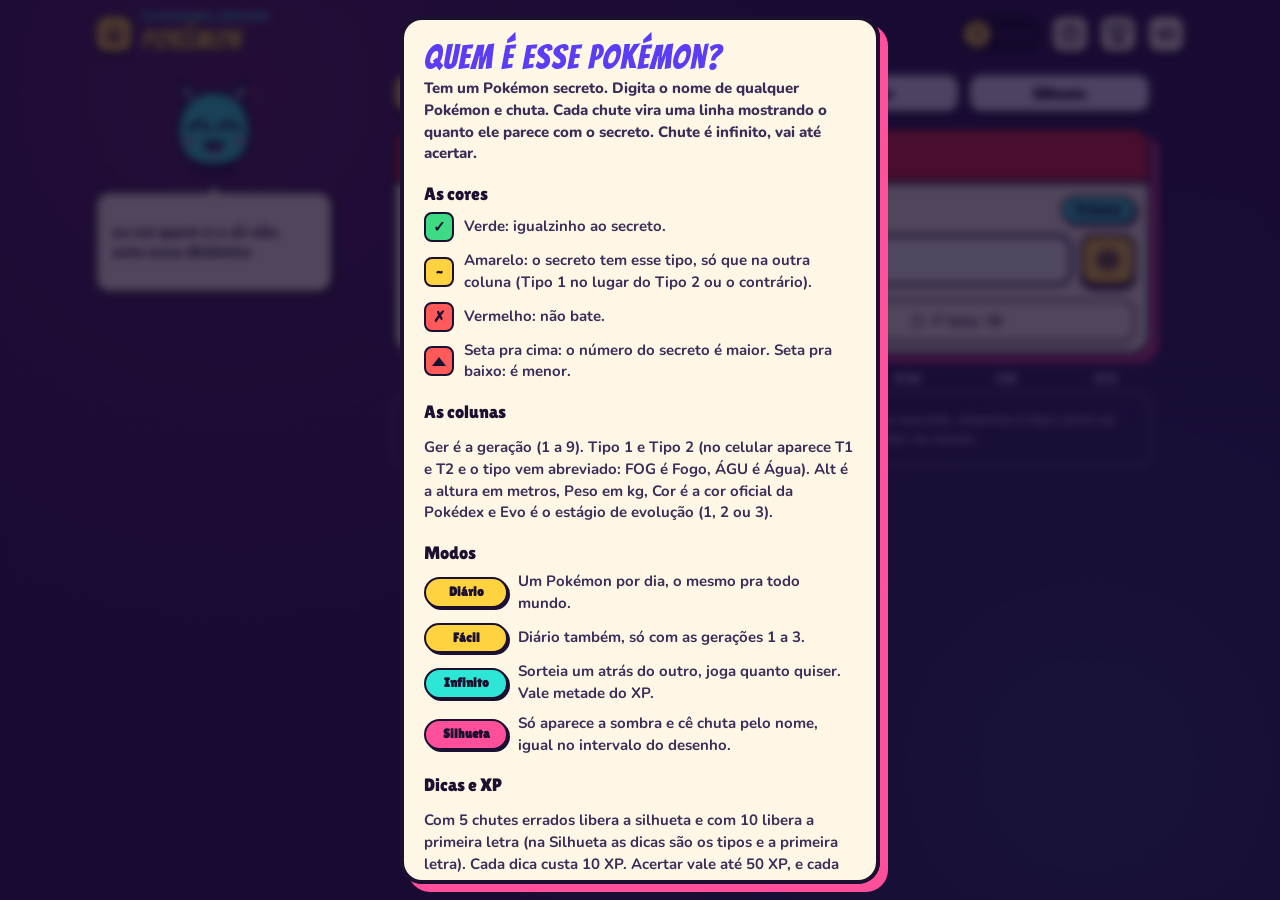
<file: pokemon/index.html>
<!doctype html>
<html lang="pt-BR"><head>
<meta charset="utf-8"><meta name="viewport" content="width=device-width, initial-scale=1, viewport-fit=cover">
<meta name="theme-color" content="#2A1650">
<title>Quem é esse Pokémon? · Fliperama Bugado</title>
<meta name="description" content="Adivinha o Pokémon secreto pelas pistas de tipo, geração, altura, peso, cor e evolução. Tem Diário, Fácil, Infinito e Silhueta.">
<link rel="preconnect" href="https://fonts.googleapis.com"><link rel="preconnect" href="https://fonts.gstatic.com" crossorigin>
<link rel="stylesheet" href="https://fonts.googleapis.com/css2?family=Bangers&family=Lilita+One&family=Nunito:wght@600;800;900&display=swap">
<link rel="stylesheet" href="../shared/base.css?v=2609242000">
<style>
:root{--c0:46px;--gap:3px;--dexred:#E3263F;--bad:#FF5A5A}

/* ---------- layout ---------- */
.layout{display:grid;gap:8px;margin-top:4px}
#mascot{position:sticky;top:0;z-index:20;padding:6px 0 8px;background:linear-gradient(var(--night) 78%,rgba(42,22,80,0))}
/* balão com altura fixa no celular: fala curta ou longa, nada embaixo pula */
#mascot .bg-bubble{min-height:74px}
#mascot .bg-bubble p{display:-webkit-box;-webkit-line-clamp:4;-webkit-box-orient:vertical;overflow:hidden}
.game{min-width:0;width:100%;max-width:760px;margin:0 auto}
@media (min-width:880px){
  .layout{grid-template-columns:240px minmax(0,1fr);gap:24px;align-items:start;margin-top:14px}
  #mascot{top:14px;padding:0;background:none}
  #mascot .bg-bubble{min-height:104px}
  #mascot .bg-bubble p{-webkit-line-clamp:6}
}

/* ---------- modos ---------- */
.modes{display:grid;grid-template-columns:repeat(4,minmax(0,1fr));gap:6px}
.mode{height:42px;padding:0 2px;font-size:15px;background:var(--paper2);white-space:nowrap;overflow:hidden;text-overflow:ellipsis}
.mode[aria-pressed="true"]{background:var(--sun);transform:translateY(-2px) rotate(-1.5deg);box-shadow:0 5px 0 var(--ink)}
.mode[aria-pressed="true"]:active{transform:translateY(2px);box-shadow:0 1px 0 var(--ink)}

/* ---------- pokédex (painel) ---------- */
.dex{position:relative;margin-top:12px;background:var(--paper);color:var(--ink);border:4px solid var(--ink);border-radius:20px;box-shadow:6px 6px 0 var(--pink)}
.dex-top{display:flex;align-items:center;gap:7px;padding:8px 12px;background:var(--dexred);border-bottom:4px solid var(--ink);border-radius:16px 16px 0 0}
.lens{flex:none;width:34px;height:34px;border-radius:50%;border:3px solid var(--ink);background:radial-gradient(circle at 34% 32%,#fff 0 13%,#8fe8ff 15% 28%,#1f8fe0 58%,#0d4f9c);box-shadow:0 0 0 3px #fff,0 0 0 5.5px var(--ink)}
.led{flex:none;width:12px;height:12px;border-radius:50%;border:2.5px solid var(--ink)}
.led.r{background:#ff7b7b}.led.y{background:var(--sun)}.led.g{background:var(--green)}
.lens+.led{margin-left:6px}
.dex-top h1{margin:0 0 0 4px;min-width:0;font-family:var(--display);font-weight:400;font-size:clamp(18px,5.5vw,28px);letter-spacing:.03em;line-height:1.05;color:var(--sun);-webkit-text-stroke:1.5px var(--ink);paint-order:stroke fill;text-shadow:2px 2px 0 var(--ink);white-space:nowrap;overflow:hidden;text-overflow:ellipsis}
.dex-body{padding:12px}
.meta{display:flex;align-items:center;gap:8px;margin-bottom:10px;font-size:13px;line-height:1.2;color:var(--text-ink);min-width:0}
.meta #modeDesc{flex:1;min-width:0;overflow:hidden;display:-webkit-box;-webkit-line-clamp:2;-webkit-box-orient:vertical}
.meta .count{margin-left:auto;flex:none}
.meta .pill{flex:none}

/* ---------- silhueta ---------- */
.stage{position:relative;height:172px;margin-bottom:12px;border:3px solid var(--ink);border-radius:14px;overflow:hidden;display:grid;place-items:center;background:repeating-conic-gradient(from 0deg at 50% 50%,#FFD23F 0deg 9deg,#FFB02E 9deg 18deg)}
.stage::after{content:"";position:absolute;inset:0;background:radial-gradient(circle,rgba(255,255,255,.55),transparent 55%);pointer-events:none}
.stage img{position:relative;z-index:1;width:160px;height:160px;object-fit:contain;filter:brightness(0);transition:filter .9s ease,transform .7s cubic-bezier(.3,1.6,.5,1);-webkit-user-drag:none;user-select:none}
.stage.reveal img{filter:brightness(1) drop-shadow(3px 4px 0 rgba(27,16,48,.45));transform:scale(1.08)}
.stage.reveal .q{display:none}
@media (min-width:880px){ .stage{height:220px} .stage img{width:200px;height:200px} }
.stage .q{position:absolute;z-index:2;left:10px;top:6px;font-family:var(--display);font-size:24px;letter-spacing:.04em;color:#fff;-webkit-text-stroke:1.5px var(--ink);paint-order:stroke fill;text-shadow:2px 2px 0 var(--ink);transform:rotate(-6deg)}

/* ---------- busca + autocomplete ---------- */
.search{position:relative;display:flex;gap:8px}
.search input{flex:1;min-width:0;height:52px;border:3px solid var(--ink);border-radius:14px;padding:0 14px;background:#fff;color:var(--ink);font-size:17px;font-weight:800;box-shadow:inset 0 3px 0 rgba(27,16,48,.08)}
.search input::placeholder{color:#9a8bb8}
.search input.shake{animation:shake .4s}
@keyframes shake{25%{transform:translateX(-6px)}50%{transform:translateX(5px)}75%{transform:translateX(-3px)}}
.search .go{flex:none;width:56px;height:52px;display:grid;place-items:center;padding:0}
.search .go svg{width:24px;height:24px;fill:none;stroke:currentColor;stroke-width:3;stroke-linecap:round;stroke-linejoin:round}
.ac{position:absolute;left:0;right:0;top:calc(100% + 6px);z-index:30;margin:0;padding:4px;list-style:none;background:var(--paper);border:3px solid var(--ink);border-radius:14px;box-shadow:4px 4px 0 var(--ink);max-height:min(330px,46vh);overflow:auto;overscroll-behavior:contain}
.ac li{display:flex;align-items:center;gap:10px;min-height:48px;padding:0 10px 0 2px;border-radius:10px;cursor:pointer;color:var(--ink);overflow:hidden}
.ac li[aria-selected="true"]{background:var(--sun);box-shadow:inset 0 0 0 2.5px var(--ink)}
/* os sprites de 96px têm muita borda vazia: amplia e corta um pouco */
.ac img{flex:none;width:56px;height:56px;margin:-4px -4px -4px -2px;image-rendering:pixelated;object-fit:contain}
.spr-x{visibility:hidden}
.ac b{min-width:0;font-family:var(--chunky);font-weight:400;font-size:16px;overflow:hidden;text-overflow:ellipsis;white-space:nowrap}
.ac .num{margin-left:auto;flex:none;font-family:var(--chunky);font-size:12px;color:#6b5a90}
.ac .empty{cursor:default;padding:10px;font-size:14px;color:var(--text-ink)}

/* ---------- dicas ---------- */
.hints{display:flex;gap:8px;margin-top:10px}
.hints .btn{flex:1 1 0;min-width:0;height:44px;padding:0 6px;font-size:14px;display:flex;align-items:center;justify-content:center;gap:6px;white-space:nowrap;overflow:hidden}
.hints .btn svg{flex:none;width:16px;height:16px;fill:none;stroke:currentColor;stroke-width:2.6;stroke-linecap:round;stroke-linejoin:round}
.hints .btn.ready{background:var(--cyan);animation:wig 1.3s ease-in-out 3}
.hints .btn.used{background:var(--green)}
.hints .btn.used:disabled{opacity:1;box-shadow:0 1px 0 var(--ink)}
.hints .btn .hl{display:flex;flex-direction:column;align-items:flex-start;line-height:1.05}
.hints .btn .hl small{font-size:11px;font-family:var(--body);font-weight:900}
.hints .btn:disabled:not(.used){opacity:.62}
@media (max-width:420px){ .hints:has(#giveUp) .btn:disabled:not(.used) svg{display:none} .hints:has(#giveUp) .btn{padding:0 4px} }
.hints .btn.hot{background:var(--pink)}
@keyframes wig{25%{transform:rotate(-3deg) scale(1.04)}75%{transform:rotate(3deg) scale(1.04)}}
.hint-out{display:flex;gap:8px;flex-wrap:wrap;align-items:center}
.hint-out:not(:empty){margin-top:10px}
.hint-out .ty{font-size:13px;padding:3px 9px;border-width:2.5px}
.hint-out .pill b{font-family:var(--display);font-weight:400;font-size:18px;letter-spacing:.05em}

/* ---------- resultado (fim de rodada) ---------- */
.res{display:flex;align-items:center;gap:12px}
.res-art{flex:none;width:96px;height:96px;object-fit:contain;border:3px solid var(--ink);border-radius:14px;background:repeating-conic-gradient(from 0deg at 50% 50%,#FFD23F 0deg 12deg,#FFB02E 12deg 24deg)}
.res-txt{min-width:0;display:flex;flex-direction:column;gap:2px}
.res-txt small{font-size:12px;letter-spacing:.08em;text-transform:uppercase;color:#6b5a90}
.res-txt b{font-family:var(--display);font-weight:400;font-size:32px;letter-spacing:.03em;line-height:1;color:var(--violet);overflow:hidden;text-overflow:ellipsis;white-space:nowrap}
.res-txt span{font-size:13px;color:var(--text-ink)}
.res-actions{display:flex;flex-wrap:wrap;gap:8px;margin-top:12px}
.res-actions .btn{flex:1 1 120px;height:46px;font-size:15px}
.next-in{margin:12px 0 0;font-size:13px;color:var(--text-ink);text-align:center}
.next-in b{font-family:var(--chunky);font-weight:400;font-size:16px;font-variant-numeric:tabular-nums;color:var(--ink)}
.linkish{appearance:none;background:none;border:0;padding:0;font:inherit;font-weight:900;color:var(--violet);text-decoration:underline;cursor:pointer}
.linkish:focus-visible,.ac li:focus-visible{outline:3px solid var(--cyan);outline-offset:2px;border-radius:4px}

/* ---------- tabela de chutes ---------- */
.board{margin-top:16px}
.heads,.row{display:grid;grid-template-columns:var(--c0) repeat(7,minmax(0,1fr));gap:var(--gap)}
.heads>span{font-family:var(--chunky);font-size:12px;letter-spacing:0;text-align:center;color:var(--muted);text-transform:uppercase;white-space:nowrap;overflow:hidden;text-overflow:ellipsis;padding-bottom:5px}
.rows{display:flex;flex-direction:column;gap:10px}
/* no celular o nome vai numa linha própria em cima (inteiro, 12px) e a 1ª coluna fica só com o sprite */
.rname{grid-column:1/-1;display:flex;align-items:baseline;gap:6px;min-width:0;margin-bottom:-1px;padding-left:2px;font-family:var(--chunky);font-size:13px;line-height:1.1;color:var(--paper);white-space:nowrap;overflow:hidden;text-overflow:ellipsis}
.rname small{font-family:var(--body);font-size:12px;font-weight:800;color:var(--muted)}
.row.win .rname{color:var(--green)}
.poke,.tile{min-height:54px;border:2.5px solid var(--ink);border-radius:10px;box-shadow:0 3px 0 var(--ink)}
.poke{position:relative;display:flex;flex-direction:column;align-items:center;justify-content:center;overflow:hidden;padding:0;background:var(--paper2);color:var(--ink)}
.poke img{width:60px;height:60px;margin:-6px;image-rendering:pixelated;object-fit:contain}
.poke span{display:none;max-width:100%;font-size:10px;line-height:1.05;font-weight:900;white-space:nowrap;overflow:hidden;text-overflow:ellipsis}
.tile{display:flex;flex-direction:column;align-items:center;justify-content:center;gap:3px;min-width:0;overflow:hidden;padding:3px 1px;color:var(--ink);text-align:center;line-height:1}
.tile.g{background:var(--green)}
.tile.y{background:var(--sun)}
.tile.r{background:var(--bad)}
.tile .v{font-family:var(--chunky);font-weight:400;font-size:16px;font-variant-numeric:tabular-nums}
.tile .v.long{font-size:12px}
.tile small{font-size:11px;font-weight:900}
.ty{display:inline-block;max-width:100%;padding:1px 2px;border:1.5px solid var(--ink);border-radius:6px;background:var(--tc);color:#fff;font-family:var(--chunky);font-size:11px;letter-spacing:0;-webkit-text-stroke:2.5px var(--ink);paint-order:stroke fill;white-space:nowrap;overflow:hidden;text-overflow:clip}
.ty.none{background:#E6DEF5;color:#6b5a90;-webkit-text-stroke:0}
.sw{display:block;flex:none;width:20px;height:20px;border-radius:50%;border:2.5px solid var(--ink);background:var(--sw);box-shadow:inset -3px -3px 0 rgba(0,0,0,.15)}
.arr{display:block;flex:none;width:0;height:0;border-left:7px solid transparent;border-right:7px solid transparent}
.arr.up{border-bottom:9px solid var(--ink)}
.arr.down{border-top:9px solid var(--ink)}
.lg{display:none}
.row.win .tile{animation-name:tile-in,win-glow;animation-duration:.5s,1.2s;animation-delay:var(--d,0ms),calc(var(--d,0ms) + 900ms)}
@keyframes win-glow{50%{transform:translateY(-5px)}}
.pop{animation:tile-in .5s cubic-bezier(.3,1.6,.5,1) both;animation-delay:var(--d,0ms)}
@keyframes tile-in{0%{transform:perspective(300px) rotateY(90deg) scale(.5);opacity:0}100%{transform:none;opacity:1}}
.empty-board{margin:0;padding:16px;border:3px dashed rgba(187,167,228,.5);border-radius:16px;text-align:center;font-size:14px;color:var(--muted)}

/* modo silhueta: só nomes */
.slist{display:grid;grid-template-columns:repeat(auto-fill,minmax(150px,1fr));gap:7px}
.sitem{display:flex;align-items:center;gap:6px;min-width:0;padding:2px 10px 2px 2px;background:var(--bad);color:var(--ink);border:2.5px solid var(--ink);border-radius:10px;box-shadow:0 3px 0 var(--ink)}
.sitem.ok{background:var(--green)}
.sitem img{flex:none;width:48px;height:48px;margin:-4px -2px -4px -4px;image-rendering:pixelated;object-fit:contain}
.sitem b{min-width:0;font-family:var(--chunky);font-weight:400;font-size:14px;overflow:hidden;text-overflow:ellipsis;white-space:nowrap}
.sitem i{margin-left:auto;font-style:normal;font-family:var(--chunky);font-size:16px}

@media (min-width:560px){
  :root{--c0:66px;--gap:6px}
  .lg{display:inline}.sm{display:none}
  small.lg{display:block}
  .rname{display:none}
  .rows{gap:7px}
  .poke,.tile{min-height:68px}
  .poke{padding:0 2px 3px}
  .poke img{width:64px;height:64px;margin:-9px -6px -6px}
  .poke span{display:block;font-size:11px}
  .tile .v{font-size:19px}.tile .v.long{font-size:16px}
  .tile small{font-size:11px}
  .ty{font-size:12px;padding:2px 5px;border-width:2px;letter-spacing:.02em}
  .heads>span{font-size:12px;letter-spacing:.02em}
  .sw{width:22px;height:22px}
}

/* ---------- burst ---------- */
.burst-layer{position:fixed;inset:0;pointer-events:none;overflow:hidden;z-index:45}
.burst-layer .burst{top:42%}

/* ---------- modais ---------- */
.wc-top{display:flex;align-items:center;gap:7px;margin:-20px -20px 14px;padding:10px 14px;background:var(--dexred);border-bottom:4px solid var(--ink);border-radius:18px 18px 0 0}
.wc-top .lens{width:28px;height:28px}
.wc-top b{font-family:var(--display);font-weight:400;font-size:22px;letter-spacing:.08em;color:#fff;-webkit-text-stroke:1.5px var(--ink);paint-order:stroke fill;margin-left:4px}
.wc-top .num{margin-left:auto;font-family:var(--chunky);font-size:19px;color:var(--sun);-webkit-text-stroke:1.5px var(--ink);paint-order:stroke fill}
.wc-screen{position:relative;height:200px;display:grid;place-items:center;overflow:hidden;border:3px solid var(--ink);border-radius:16px;background:repeating-conic-gradient(from 0deg at 50% 50%,#FFD23F 0deg 9deg,#FFB02E 9deg 18deg)}
.wc-screen img{width:190px;height:190px;object-fit:contain;filter:drop-shadow(3px 4px 0 rgba(27,16,48,.45));animation:art-in .8s cubic-bezier(.3,1.6,.5,1) both}
@keyframes art-in{from{transform:scale(.3) rotate(-12deg);opacity:0}}
.bg-card h2.wc-name{text-align:center;margin-top:12px;overflow-wrap:anywhere}
.wc-types{display:flex;justify-content:center;gap:6px;margin-top:6px}
.wc-types .ty{font-size:14px;padding:3px 10px;border-width:2.5px}
/* 5 dados: 3 em cima + 2 embaixo ocupando a largura toda (sem buraco) */
.wc-data{display:grid;grid-template-columns:repeat(6,minmax(0,1fr));gap:6px;margin-top:12px}
.wc-data div{grid-column:span 2;min-width:0;background:#fff;border:2.5px solid var(--ink);border-radius:10px;padding:6px 4px;text-align:center}
.wc-data div:nth-child(n+4){grid-column:span 3}
.wc-data span{display:block;font-size:11.5px;font-weight:800;letter-spacing:.03em;color:#6b5a90;text-transform:uppercase}
.wc-data b{font-family:var(--chunky);font-weight:400;font-size:17px;color:var(--ink)}
@media (min-width:480px){ .wc-data{grid-template-columns:repeat(5,minmax(0,1fr))} .wc-data div,.wc-data div:nth-child(n+4){grid-column:auto} }
.st-tabs{display:grid;grid-template-columns:repeat(4,minmax(0,1fr));gap:6px;margin-top:10px}
.st-tabs .btn{height:42px;padding:0 2px;font-size:14px;background:var(--paper2)}
.st-tabs .btn.on{background:var(--sun)}
.dist{display:flex;flex-direction:column;gap:5px}
.dist-row{display:grid;grid-template-columns:46px 1fr;align-items:center;gap:8px;font-family:var(--chunky);font-size:13px;color:var(--ink)}
.dist-row i{display:block;min-width:30px;height:22px;padding:0 7px;border:2.5px solid var(--ink);border-radius:7px;background:var(--violet);color:#fff;font-style:normal;text-align:right;line-height:17px;font-size:12px}
.dist-row i.hot{background:var(--pink)}
.demo{flex:none;display:inline-grid;place-items:center;width:30px;height:30px;border:2.5px solid var(--ink);border-radius:8px;font-family:var(--chunky);font-size:15px;color:var(--ink)}
.demo.g{background:var(--green)}.demo.y{background:var(--sun)}.demo.r{background:var(--bad)}
.bg-card li .demo{align-self:center}
.bg-card li{align-items:center}
.bg-card .stat-grid.four{grid-template-columns:repeat(4,minmax(0,1fr))}
.bg-card .stat-grid.four{gap:6px}
.bg-card .stat-grid.four .stat{padding:8px 1px;min-width:0}
.bg-card .stat-grid.four .stat span{font-size:11px;letter-spacing:0}
/* ajuda: etiqueta dos modos com largura igual, texto alinhado */
.bg-card li > .pill{flex:none;min-width:84px;text-align:center}
.bg-card .m-actions .btn{flex-basis:120px}
.wc-screen img.spr,.stage img.spr,.res-art.spr{image-rendering:pixelated}
</style>
</head><body>
<div class="wrap">
  <header id="bar"></header>
  <div class="layout">
    <div id="mascot"></div>
    <main class="game">
      <nav class="modes" aria-label="Modos de jogo">
        <button class="btn mode" type="button" data-mode="diario" aria-pressed="true">Diário</button>
        <button class="btn mode" type="button" data-mode="facil" aria-pressed="false">Fácil</button>
        <button class="btn mode" type="button" data-mode="infinito" aria-pressed="false">Infinito</button>
        <button class="btn mode" type="button" data-mode="silhueta" aria-pressed="false">Silhueta</button>
      </nav>

      <section class="dex" aria-label="Pokédex">
        <div class="dex-top"><span class="lens"></span><span class="led r"></span><span class="led y"></span><span class="led g"></span><h1>Quem é esse Pokémon?</h1></div>
        <div class="dex-body">
          <div class="meta"><span class="pill sun" id="modeTag">Diário</span><span id="modeDesc"></span><span class="pill count" id="count">0 chutes</span></div>
          <div class="stage" id="stage" hidden><span class="q">?</span><img id="stageImg" alt="Silhueta do Pokémon secreto" width="160" height="160" draggable="false" decoding="async" onerror="pkImgFail(this)"></div>
          <div id="play">
            <form class="search" id="form" autocomplete="off" role="search">
              <input id="guess" type="text" inputmode="search" enterkeyhint="go" spellcheck="false" autocapitalize="off" autocorrect="off"
                placeholder="Digita um Pokémon" aria-label="Nome do Pokémon" role="combobox" aria-autocomplete="list" aria-expanded="false" aria-controls="ac">
              <button class="btn primary go" type="submit" aria-label="Chutar"><svg viewBox="0 0 24 24"><circle cx="12" cy="12" r="9"/><path d="M3 12h6M15 12h6"/><circle cx="12" cy="12" r="3"/></svg></button>
              <ul class="ac" id="ac" role="listbox" aria-label="Sugestões" hidden></ul>
            </form>
            <div class="hints" id="hints"></div>
            <div class="hint-out" id="hintOut"></div>
          </div>
          <div id="result" hidden></div>
        </div>
      </section>

      <section class="board" id="board" aria-label="Seus chutes"></section>
    </main>
  </div>
</div>
<div class="burst-layer" aria-hidden="true"><div class="burst" id="burst"></div></div>

<script src="../shared/falas.js?v=2609242000"></script><script src="../shared/bugado.js?v=2609242000"></script>
<script src="pokedex.js?v=2609242000"></script><script src="falas-pokemon.js?v=2609242000"></script>
<script>
(() => {
'use strict';
const B = window.Bugado;
const $ = s => document.querySelector(s);
const esc = s => String(s).replace(/[&<>"]/g, c => ({'&':'&amp;','<':'&lt;','>':'&gt;','"':'&quot;'}[c]));
const idOf = s => B.normalize(s).replace(/[^a-z0-9]/g, '');
const SPR = n => `https://raw.githubusercontent.com/PokeAPI/sprites/master/sprites/pokemon/${n}.png`;
const ART = n => `https://raw.githubusercontent.com/PokeAPI/sprites/master/sprites/pokemon/other/official-artwork/${n}.png`;
const pad = n => '#' + String(n).padStart(3, '0');
const fmt = x => Number(x).toLocaleString('pt-BR', { maximumFractionDigits: 1 });
const plural = (n, a, b) => `${n} ${n === 1 ? a : b}`;
const coarse = matchMedia('(pointer: coarse)').matches;
// imagem que falha: sprite tenta a arte oficial (e vice-versa) e, se nada vier, some sem ícone quebrado
window.pkImgFail = img => {
  const n = img.dataset.n;
  if (n && !img.dataset.f){ img.dataset.f = '1'; const art = img.src.includes('official-artwork'); img.classList.toggle('spr', art); img.src = art ? SPR(n) : ART(n); }
  else img.classList.add('spr-x');
};
const IMGFAIL = 'onerror="pkImgFail(this)"';
const sprImg = (n, eager) => `<img src="${SPR(n)}" data-n="${n}" alt="" width="96" height="96" decoding="async"${eager ? '' : ' loading="lazy"'} ${IMGFAIL}>`;
const preloaded = new Set();
function preload(url){ if (preloaded.has(url)) return; preloaded.add(url); const i = new Image(); i.decoding = 'async'; i.src = url; }

/* ---------------- dados ---------------- */
const TYPES = {
  normal:['Normal','#A8A77A','NOR'], fogo:['Fogo','#EE8130','FOG'], agua:['Água','#6390F0','ÁGU'], planta:['Planta','#5FBD3A','PLA'],
  eletrico:['Elétrico','#E8B50C','ELÉ'], gelo:['Gelo','#5CC9C3','GEL'], lutador:['Lutador','#C22E28','LUT'], venenoso:['Venenoso','#A33EA1','VEN'],
  terrestre:['Terrestre','#D6A93E','TER'], voador:['Voador','#8F75E8','VOA'], psiquico:['Psíquico','#F95587','PSÍ'], inseto:['Inseto','#98AE17','INS'],
  pedra:['Pedra','#B6A136','PED'], fantasma:['Fantasma','#735797','FAN'], dragao:['Dragão','#6F35FC','DRA'], sombrio:['Sombrio','#705746','SOM'],
  metalico:['Metálico','#9E9EBA','MET'], fada:['Fada','#E27FB4','FAD']
};
const COLORS = { Preto:'#2E2A36', Azul:'#3D7BFF', Marrom:'#9A6233', Cinza:'#A3A3A8', Verde:'#3FBF5A', Rosa:'#FF9FD0', Roxo:'#8E55D9', Vermelho:'#E8383D', Branco:'#FFFFFF', Amarelo:'#FFD83A' };
const tName = t => t ? TYPES[t][0] : 'Nenhum';

const DEX = (window.POKEDEX || []).map(r => ({ num:r[0], name:r[1], gen:r[2], t1:r[3], t2:r[4], h:r[5], w:r[6], color:r[7], stage:r[8], key:idOf(r[1]) }));
const BYNUM = new Map(DEX.map(p => [p.num, p]));
const STARTERS = new Set();
[1,152,252,387,495,650,722,810,906].forEach(b => { for (let i = 0; i < 9; i++) STARTERS.add(b + i); });
const LEGEND = new Set([144,145,146,150,151,243,244,245,249,250,251,772,773,905,1007,1008,1024,1025]);
[[377,386],[480,494],[638,649],[716,721],[785,809],[888,898],[1001,1004],[1014,1017]].forEach(([a,b]) => { for (let i = a; i <= b; i++) LEGEND.add(i); });

const COLS = [
  { k:'gen',   short:'Ger.',   tiny:'Ger', full:'Geração' },
  { k:'t1',    short:'Tipo 1', tiny:'T1',  full:'Tipo 1' },
  { k:'t2',    short:'Tipo 2', tiny:'T2',  full:'Tipo 2' },
  { k:'h',     short:'Alt.',   tiny:'Alt', full:'Altura' },
  { k:'w',     short:'Peso',   tiny:'Peso', full:'Peso' },
  { k:'color', short:'Cor',    tiny:'Cor', full:'Cor' },
  { k:'stage', short:'Evo',    tiny:'Evo', full:'Estágio de evolução' }
];

const MODES = {
  diario:  { label:'Diário',   daily:true,  sil:false, seed:0x51ED27, desc:'Um por dia, o mesmo pra todo mundo' },
  facil:   { label:'Fácil',    daily:true,  sil:false, seed:0xFACE12, gens:3, desc:'Diário só com as gerações 1 a 3' },
  infinito:{ label:'Infinito', daily:false, sil:false, desc:'Sorteio aleatório, metade do XP' },
  silhueta:{ label:'Silhueta', daily:false, sil:true,  desc:'Só a sombra, chuta pelo nome' }
};
const POOLS = {}; Object.keys(MODES).forEach(m => { POOLS[m] = MODES[m].gens ? DEX.filter(p => p.gen <= MODES[m].gens) : DEX; });
const PERMS = {};
function dailySecret(m, day){
  if (!PERMS[m]) PERMS[m] = B.shuffle(POOLS[m].map(p => p.num), B.rng(MODES[m].seed));
  const a = PERMS[m]; return a[((day % a.length) + a.length) % a.length];
}
const HINTS = {
  normal:[ { id:'sil', at:5, label:'Silhueta' }, { id:'letra', at:10, label:'1ª letra' } ],
  sil:   [ { id:'tipos', at:5, label:'Tipos' },  { id:'letra', at:10, label:'1ª letra' } ]
};
const EYE = '<svg viewBox="0 0 24 24"><path d="M2 12s3.6-7 10-7 10 7 10 7-3.6 7-10 7S2 12 2 12z"/><circle cx="12" cy="12" r="3"/></svg>';

/* ---------------- estado ---------------- */
const MODE_KEY = 'fliperama.pokemon.mode';
const skey = m => `fliperama.pokemon.${m}.${MODES[m].daily ? 'daily' : 'cur'}`;
let S = null;
const MODE = () => MODES[S.mode];
const SECRET = () => BYNUM.get(S.secret);

function fresh(m){
  const day = B.dayNumber(); let secret;
  if (MODES[m].daily) secret = dailySecret(m, day);
  else {
    const pool = POOLS[m], prev = S && S.mode === m ? S.secret : 0;
    do { secret = pool[Math.floor(Math.random() * pool.length)].num; } while (secret === prev && pool.length > 1);
  }
  return { mode:m, day, secret, guesses:[], hints:[], done:false, won:false, xp:0, rewarded:false };
}
function load(m){
  const st = B.store.get(skey(m));
  if (st && BYNUM.has(st.secret) && Array.isArray(st.guesses)){
    st.hints = st.hints || []; st.mode = m;
    if (MODES[m].daily ? st.day === B.dayNumber() : !st.done) return st;
  }
  return fresh(m);
}
const save = () => B.store.set(skey(S.mode), S);

/* ---------------- estatísticas ---------------- */
const BUCKETS = ['1','2','3','4','5','6-7','8-10','11-15','16+'];
const bucketOf = n => n <= 5 ? String(n) : n <= 7 ? '6-7' : n <= 10 ? '8-10' : n <= 15 ? '11-15' : '16+';
function G(){ const g = B.game('pokemon'); g.modes = g.modes || {}; return g; }
function MS(m){ const g = G(); g.modes[m] = Object.assign({ played:0, wins:0, guesses:0, best:0, streak:0, maxStreak:0, lastDay:null, dist:{} }, g.modes[m] || {}); return g.modes[m]; }
function streakShown(m){ const s = MS(m), d = B.dayNumber(); return MODES[m].daily ? ((s.lastDay === d || s.lastDay === d - 1) ? s.streak : 0) : s.streak; }

/* ---------------- comparação ---------------- */
function compare(p, s){
  const num = (a, b) => a === b ? { s:'g' } : { s:'r', a: b > a ? 'up' : 'down' };
  return [
    num(p.gen, s.gen),
    { s: p.t1 === s.t1 ? 'g' : (s.t2 && p.t1 === s.t2) ? 'y' : 'r' },
    { s: p.t2 === s.t2 ? 'g' : (p.t2 && p.t2 === s.t1) ? 'y' : 'r' },
    num(p.h, s.h), num(p.w, s.w),
    { s: p.color === s.color ? 'g' : 'r' },
    num(p.stage, s.stage)
  ];
}
function typeHTML(t){
  if (!t) return '<span class="ty none"><span class="lg">Nenhum</span><span class="sm">–</span></span>';
  const [nm, c, ab] = TYPES[t];
  return `<span class="ty" style="--tc:${c}"><span class="lg">${nm}</span><span class="sm">${ab}</span></span>`;
}
const typeFull = t => t ? `<span class="ty" style="--tc:${TYPES[t][1]}">${TYPES[t][0]}</span>` : '<span class="ty none">Nenhum</span>';
function cellInner(k, p){
  switch (k){
    case 'gen': return `<b class="v">${p.gen}</b>`;
    case 't1': return typeHTML(p.t1);
    case 't2': return typeHTML(p.t2);
    case 'h': { const v = fmt(p.h); return `<b class="v${v.length >= 4 ? ' long' : ''}">${v}</b><small>m</small>`; }
    case 'w': { const v = fmt(p.w); return `<b class="v${v.length >= 4 ? ' long' : ''}">${v}</b><small>kg</small>`; }
    case 'color': return `<i class="sw" style="--sw:${COLORS[p.color] || '#999'}"></i><small class="lg">${p.color}</small>`;
    case 'stage': return `<b class="v">${p.stage}</b>`;
  }
}
function cellText(k, p){
  switch (k){
    case 'gen': return `Geração ${p.gen}`;
    case 't1': return `Tipo 1: ${tName(p.t1)}`;
    case 't2': return `Tipo 2: ${tName(p.t2)}`;
    case 'h': return `Altura ${fmt(p.h)} m`;
    case 'w': return `Peso ${fmt(p.w)} kg`;
    case 'color': return `Cor ${p.color}`;
    case 'stage': return `Estágio ${p.stage}`;
  }
}
const ST_TXT = { g:'certo', y:'existe na outra posição', r:'errado' };
function rowHTML(p, cmp, anim){
  const cls = anim ? ' pop' : '';
  const win = cmp.every(c => c.s === 'g');
  const cells = COLS.map((c, i) => {
    const r = cmp[i];
    const arrTxt = r.a === 'up' ? ', o secreto é maior' : r.a === 'down' ? ', o secreto é menor' : '';
    const label = `${cellText(c.k, p)}: ${ST_TXT[r.s]}${arrTxt}`;
    return `<div class="tile ${r.s}${cls}" style="--d:${(i + 1) * 120}ms" role="cell" title="${esc(label)}" aria-label="${esc(label)}">${cellInner(c.k, p)}${r.a ? `<i class="arr ${r.a}"></i>` : ''}</div>`;
  }).join('');
  return `<div class="row${win ? ' win' : ''}" role="row"><div class="rname" aria-hidden="true">${esc(p.name)} <small>${pad(p.num)}</small></div><div class="poke${cls}" role="rowheader" title="${esc(p.name)} ${pad(p.num)}" aria-label="${esc(p.name)}">${sprImg(p.num, true)}<span>${esc(p.name)}</span></div>${cells}</div>`;
}
function sitemHTML(p, anim){
  const ok = p.num === S.secret;
  return `<div class="sitem${ok ? ' ok' : ''}${anim ? ' pop' : ''}">${sprImg(p.num, true)}<b>${esc(p.name)}</b><i aria-label="${ok ? 'certo' : 'errado'}">${ok ? '✓' : '✗'}</i></div>`;
}

/* ---------------- render ---------------- */
function renderModes(){ document.querySelectorAll('.mode').forEach(b => b.setAttribute('aria-pressed', String(b.dataset.mode === S.mode))); }
function renderMeta(){
  const m = MODE();
  $('#modeTag').textContent = m.daily ? `${m.label} #${S.day}` : m.label;
  $('#modeDesc').textContent = m.desc;
  $('#count').textContent = plural(S.guesses.length, 'chute', 'chutes');
}
function renderStage(){
  const m = MODE(), st = $('#stage');
  const show = m.sil || S.hints.includes('sil') || (S.done && m.sil);
  st.hidden = !show;
  if (!show) return;
  const img = $('#stageImg'), src = ART(S.secret);
  if (img.dataset.n !== String(S.secret)){ st.classList.remove('reveal'); img.classList.remove('spr', 'spr-x'); delete img.dataset.f; img.dataset.n = S.secret; img.src = src; }
  st.classList.toggle('reveal', S.done);
  img.alt = S.done ? SECRET().name : 'Silhueta do Pokémon secreto';
}
function wrongCount(){ return S.guesses.length - (S.won ? 1 : 0); }
function renderHints(){
  const m = MODE(), box = $('#hints'), out = $('#hintOut');
  if (S.done){ box.innerHTML = ''; out.innerHTML = ''; return; }
  const wrong = wrongCount();
  let html = HINTS[m.sil ? 'sil' : 'normal'].map(h => {
    const used = S.hints.includes(h.id), ready = wrong >= h.at;
    const icon = used ? '' : ready ? (h.id === 'sil' ? EYE : B.ICON.star) : B.ICON.lock;
    const txt = used ? `✓ ${h.label}` : ready ? `<span class="hl">${h.label}<small>−10 XP</small></span>` : `${h.label} · ${h.at - wrong}`;
    const aria = used ? `Dica ${h.label} já usada` : ready ? `Usar a dica ${h.label} (custa 10 XP)` : `Dica ${h.label} trancada: libera com mais ${h.at - wrong} ${h.at - wrong === 1 ? 'chute errado' : 'chutes errados'}`;
    if (ready && !used && h.id === 'sil') preload(ART(S.secret));
    return `<button type="button" class="btn${used ? ' used' : ready ? ' ready' : ''}" data-hint="${h.id}" ${used || !ready ? 'disabled' : ''} aria-label="${aria}">${icon}${used || ready ? txt : `<span>${txt}</span>`}</button>`;
  }).join('');
  if (!m.daily) html += `<button type="button" class="btn" id="giveUp" aria-label="Desistir dessa rodada">Desistir</button>`;
  box.innerHTML = html;
  const s = SECRET(); const chips = [];
  if (S.hints.includes('tipos')) chips.push(typeFull(s.t1), s.t2 ? typeFull(s.t2) : '<span class="ty none">só um tipo</span>');
  if (S.hints.includes('letra')) chips.push(`<span class="pill sun">Começa com <b>${esc(s.name[0])}</b></span>`);
  out.innerHTML = chips.join('');
}
function renderResult(){
  const r = $('#result'); $('#play').hidden = S.done; r.hidden = !S.done;
  if (!S.done){ r.innerHTML = ''; return; }
  const s = SECRET(), n = S.guesses.length, m = MODE();
  r.innerHTML = `<div class="res">${$('#stage').hidden ? `<img class="res-art" src="${ART(s.num)}" data-n="${s.num}" alt="${esc(s.name)}" width="96" height="96" ${IMGFAIL}>` : ''}
    <div class="res-txt"><small>${S.won ? 'Acertou!' : 'Cê desistiu. Era o'}</small><b>${esc(s.name)}</b>
    <span>${pad(s.num)} · ${plural(n, 'chute', 'chutes')}${S.won ? ` · +${S.xp} XP` : ''}</span></div></div>
    <div class="res-actions"><button class="btn" type="button" data-r="card">Ver ficha</button>
    ${S.won ? '<button class="btn cool" type="button" data-r="share">Compartilhar</button>' : ''}
    ${m.daily ? '<button class="btn" type="button" data-r="stats">Estatísticas</button>' : '<button class="btn primary" type="button" data-r="next">Próximo</button>'}</div>
    ${m.daily ? `<p class="next-in">Tem Pokémon novo em <b id="countdown">--:--:--</b><br>enquanto isso joga o <button class="linkish" type="button" data-r="inf">Infinito</button></p>` : ''}`;
  tickCountdown();
}
function renderBoard(){
  const b = $('#board'), list = [...S.guesses].reverse().map(n => BYNUM.get(n));
  if (MODE().sil){
    b.innerHTML = `<div class="slist" id="rows">${list.map(p => sitemHTML(p, false)).join('')}</div>`;
  } else {
    const s = SECRET();
    b.innerHTML = `<div class="heads" aria-hidden="true"><span title="Pokémon">Poké</span>${COLS.map(c => `<span title="${c.full}"><span class="lg">${c.short}</span><span class="sm">${c.tiny}</span></span>`).join('')}</div>
      <div class="rows" id="rows" role="table" aria-label="Chutes, o mais novo em cima">${list.map(p => rowHTML(p, compare(p, s), false)).join('')}</div>`;
  }
  if (!S.guesses.length) b.insertAdjacentHTML('beforeend', `<p class="empty-board" id="emptyBoard">${MODE().sil ? 'Teus chutes vão aparecer aqui.' : 'Teus chutes vão aparecer aqui, o mais novo em cima. Verde é igual ao secreto, amarelo é tipo certo na posição errada e a seta diz se o do secreto é maior ou menor.'}</p>`);
}
function renderAll(){ renderModes(); renderMeta(); renderStage(); renderHints(); renderResult(); renderBoard(); }

/* ---------------- autocomplete ---------------- */
const input = $('#guess'), acEl = $('#ac');
let opts = [], act = -1;
function search(q){
  const k = idOf(q); if (!k) return [];
  const used = new Set(S.guesses), starts = [], has = [], isNum = /^\d+$/.test(k);
  for (const p of POOLS[S.mode]){
    if (used.has(p.num)) continue;
    if (isNum){ if (String(p.num).startsWith(k)) starts.push(p); continue; }
    if (p.key.startsWith(k)) starts.push(p); else if (p.key.includes(k)) has.push(p);
  }
  return starts.concat(has).slice(0, 40);
}
function openList(){
  const q = input.value.trim();
  opts = search(q); act = opts.length ? 0 : -1;
  if (!q){ closeList(); return; }
  acEl.innerHTML = opts.length
    ? opts.map((p, i) => `<li role="option" id="ac-${i}" data-i="${i}" aria-selected="${i === act}">${sprImg(p.num, i < 8)}<b>${esc(p.name)}</b><span class="num">${pad(p.num)}</span></li>`).join('')
    : `<li class="empty" role="option" aria-disabled="true">Nenhum Pokémon com esse nome${MODE().gens ? ' nas gerações 1 a 3' : ''}${S.guesses.length ? ', ou cê já chutou ele' : ''}.</li>`;
  acEl.hidden = false; input.setAttribute('aria-expanded', 'true'); syncAct();
}
function closeList(){ acEl.hidden = true; acEl.innerHTML = ''; opts = []; act = -1; input.setAttribute('aria-expanded', 'false'); input.removeAttribute('aria-activedescendant'); }
function syncAct(){
  acEl.querySelectorAll('li[data-i]').forEach(li => li.setAttribute('aria-selected', String(+li.dataset.i === act)));
  if (act >= 0){ input.setAttribute('aria-activedescendant', 'ac-' + act); const li = document.getElementById('ac-' + act); if (li) li.scrollIntoView({ block:'nearest' }); }
  else input.removeAttribute('aria-activedescendant');
}
input.addEventListener('input', () => { B.sfx.type(); openList(); });
input.addEventListener('focus', () => { if (input.value.trim()) openList(); });
input.addEventListener('blur', () => setTimeout(() => { if (document.activeElement !== input) closeList(); }, 150));
input.addEventListener('keydown', e => {
  if (e.key === 'ArrowDown' || e.key === 'ArrowUp'){
    if (acEl.hidden) openList();
    if (!opts.length) return;
    e.preventDefault();
    act = (act + (e.key === 'ArrowDown' ? 1 : -1) + opts.length) % opts.length; syncAct();
  } else if (e.key === 'Escape'){ if (!acEl.hidden){ e.preventDefault(); e.stopPropagation(); closeList(); } }
  else if (e.key === 'Tab') closeList();
});
acEl.addEventListener('pointerdown', e => e.preventDefault());
acEl.addEventListener('click', e => { const li = e.target.closest('li[data-i]'); if (li) choose(opts[+li.dataset.i]); });
$('#form').addEventListener('submit', e => {
  e.preventDefault();
  if (S.done) return;
  const q = input.value.trim(); if (!q) { input.focus(); return; }
  if (!opts.length) opts = search(q);
  if (opts.length){ choose(opts[act >= 0 && act < opts.length ? act : 0]); return; }
  const dup = POOLS[S.mode].find(p => p.key === idOf(q) && S.guesses.includes(p.num));
  B.sfx.err(); input.classList.remove('shake'); void input.offsetWidth; input.classList.add('shake');
  if (dup) B.talk('pkRepetido', { pokemon:dup.name }, 'smug', 4500);
  else B.talk('pkNaoExiste', null, 'smug', 4500);
});
function choose(p){
  if (!p) return;
  input.value = ''; closeList();
  if (coarse) input.blur(); else input.focus();
  guess(p);
}

/* ---------------- jogada ---------------- */
let talkT = 0, pendingWin = 0;
function guess(p){
  if (S.done || S.guesses.includes(p.num)) return;
  const s = SECRET(), m = MODE();
  S.guesses.push(p.num);
  const n = S.guesses.length, win = p.num === S.secret;
  if (win){ S.done = true; S.won = true; preload(ART(p.num)); }
  if (S.mode === 'diario' && !win && n === 1){ G().lastDaily = { day:S.day, won:false }; B.saveProfile(); }
  save();
  const empty = $('#emptyBoard'); if (empty) empty.remove();
  const rows = $('#rows');
  let cmp = null;
  if (m.sil) rows.insertAdjacentHTML('afterbegin', sitemHTML(p, true));
  else { cmp = compare(p, s); rows.insertAdjacentHTML('afterbegin', rowHTML(p, cmp, true)); revealSfx(cmp); }
  const first = rows.firstElementChild; if (first) first.scrollIntoView({ block:'nearest', behavior: B.RM ? 'auto' : 'smooth' });
  renderMeta();
  const delay = B.RM ? 200 : m.sil ? 420 : COLS.length * 120 + 520;
  clearTimeout(talkT);
  if (win){
    renderHints(); B.say('pera...', 'shock', 1500);
    pendingWin = setTimeout(onWin, delay);
  } else {
    if (m.sil) B.sfx.meh();
    talkT = setTimeout(() => { react(p, cmp, n); afterWrong(n); }, delay);
    renderHints();
  }
}
function revealSfx(cmp){
  if (B.RM) return;
  cmp.forEach((c, i) => setTimeout(() => { if (c.s === 'g') B.sfx.place(i + 3); else if (c.s === 'y') B.sfx.note(); else B.sfx.tap(); }, (i + 1) * 120 + 180));
  if (cmp.every(c => c.s === 'r')) setTimeout(() => B.sfx.meh(), COLS.length * 120 + 400);
}
function afterWrong(n){
  const h = HINTS[MODE().sil ? 'sil' : 'normal'].find(x => x.at === wrongCount());
  if (h && !S.done){ B.toast('Dica liberada!', `${h.label} tá ali embaixo, custa 10 XP`); B.sfx.hint(); renderHints(); }
}
function features(p, s, cmp){
  const f = { greens: cmp.filter(c => c.s === 'g').length, tipo:'' };
  f.allRed = cmp.every(c => c.s === 'r');
  f.bothTypes = cmp[1].s === 'g' && cmp[2].s === 'g' && !!p.t2;
  f.typeRight = cmp[1].s === 'g' || (cmp[2].s === 'g' && !!p.t2);
  f.typeYellow = cmp[1].s === 'y' || cmp[2].s === 'y';
  f.genRight = cmp[0].s === 'g';
  f.colorRight = cmp[5].s === 'g';
  f.hRatio = Math.max(p.h, s.h) / Math.max(.01, Math.min(p.h, s.h));
  f.wRatio = Math.max(p.w, s.w) / Math.max(.01, Math.min(p.w, s.w));
  f.close = f.hRatio <= 1.2 && f.wRatio <= 1.25 && !(p.h === s.h && p.w === s.w);
  if (f.bothTypes) f.tipo = `${tName(s.t1)}/${tName(s.t2)}`;
  else if (f.typeRight) f.tipo = tName(cmp[1].s === 'g' ? p.t1 : p.t2);
  if (f.typeYellow && !f.typeRight) f.tipo = tName(cmp[1].s === 'y' ? p.t1 : p.t2);
  return f;
}
function react(p, cmp, n){
  const s = SECRET(), m = MODE(), R = Math.random();
  const vars = { pokemon:p.name, n, tipo:'', geracao:p.gen, cor:p.color };
  const hasEsp = !!(window.PK_ESP && window.PK_ESP[p.key]);
  const hintNow = HINTS[m.sil ? 'sil' : 'normal'].some(h => h.at === n);
  let cat = null, mood = 'talk';
  if (hintNow && R < .5) { cat = 'pkDicaLiberada'; mood = 'smug'; }
  else if ([5,10,15,20].includes(n)) { cat = 'pkMarco' + n; mood = 'smug'; }
  else if (n > 20 && n % 5 === 0) { cat = 'pkMarcoMuito'; mood = 'shock'; }
  else if (p.key === 'pikachu') { cat = 'pkPikachu'; mood = 'smug'; }
  else if (hasEsp && R < .6) { cat = 'pk@' + p.key; mood = 'smug'; }
  else if (m.sil) { cat = n === 1 && R < .3 ? 'pkPrimeiro' : 'pkSilhuetaErro'; mood = 'smug'; }
  else if (n === 1 && R < .45) cat = 'pkPrimeiro';
  else if (STARTERS.has(p.num) && R < .55) cat = 'pkInicial';
  else if (LEGEND.has(p.num) && R < .55) { cat = 'pkLendario'; mood = 'shock'; }
  else {
    const f = features(p, s, cmp); vars.tipo = f.tipo;
    const opt = [];
    if (f.greens >= 5) opt.push(['pkQuase', 6, 'shock']);
    if (f.allRed) opt.push(['pkTudoVermelho', 6, 'dead']);
    if (f.bothTypes) opt.push(['pkTiposCertos', 4, 'happy']);
    else if (f.typeRight) opt.push(['pkTipoCerto', 3, 'happy']);
    if (f.typeYellow && !f.typeRight) opt.push(['pkTipoTrocado', 3, 'shock']);
    if (f.genRight) opt.push(['pkGeracaoCerta', 2, 'happy']);
    else if (!f.allRed || R < .3) opt.push([s.gen > p.gen ? 'pkGeracaoSobe' : 'pkGeracaoDesce', 1.2, 'smug']);
    if (f.close) opt.push(['pkPertoTamanho', 3, 'shock']);
    if (f.hRatio >= 3) opt.push([s.h > p.h ? 'pkMaior' : 'pkMenor', 2, 'smug']);
    if (f.wRatio >= 4) opt.push([s.w > p.w ? 'pkMaisPesado' : 'pkMaisLeve', 2, 'smug']);
    if (f.colorRight) opt.push(['pkCorCerta', 1, 'happy']);
    opt.push(['pkMisto', 1.3, 'talk']);
    const tot = opt.reduce((a, o) => a + o[1], 0); let r = Math.random() * tot;
    const pick = opt.find(o => (r -= o[1]) < 0) || opt[opt.length - 1];
    cat = pick[0]; mood = pick[2];
  }
  B.talk(cat, vars, mood, 5500);
  if (mood === 'dead' || mood === 'shock') B.glitch();
}

/* ---------------- vitória / derrota ---------------- */
function reward(quiet){
  if (S.rewarded) return;
  const n = S.guesses.length, m = MODE();
  let xp = Math.max(10, 50 - 3 * (n - 1)) - 10 * S.hints.length;
  xp = Math.max(5, xp); if (!m.daily) xp = Math.round(xp / 2);
  S.xp = xp; S.rewarded = true; save();
  const st = MS(S.mode), g = G();
  st.played++; st.wins++; st.guesses += n; st.best = st.best ? Math.min(st.best, n) : n;
  const b = bucketOf(n); st.dist[b] = (st.dist[b] || 0) + 1; st.lastBucket = b;
  if (m.daily){ st.streak = st.lastDay === S.day ? st.streak : st.lastDay === S.day - 1 ? st.streak + 1 : 1; st.lastDay = S.day; }
  else st.streak++;
  st.maxStreak = Math.max(st.maxStreak, st.streak);
  g.played = (g.played || 0) + 1;
  if (S.mode === 'diario') g.lastDaily = { day:S.day, won:true, guesses:n };
  B.saveProfile();
  B.gainXP(xp, { quiet });
  B.registerWin('pokemon');
}
function onWin(){
  const s = SECRET(), n = S.guesses.length, m = MODE();
  reward(false);
  B.sfx.win(); B.confetti(); B.glitch('boing');
  const txt = `É O ${s.name.toUpperCase()}!`, el = $('#burst');
  el.style.fontSize = Math.max(26, Math.min(64, Math.floor(innerWidth * .9 / (txt.length * .5)))) + 'px';
  B.burst(el, txt, '#FFD23F');
  let cat = n === 1 ? 'pkVitoria1' : n <= 3 ? 'pkVitoriaRapida' : n <= 9 ? 'pkVitoria' : 'pkVitoriaSofrida';
  if (m.sil && n > 1 && Math.random() < .6) cat = 'pkSilhuetaVitoria';
  B.talk(cat, { pokemon:s.name, n }, n === 1 ? 'shock' : 'happy', 9000);
  renderAll();
  setTimeout(() => { if (S.done && S.won && S.secret === s.num && !B.isModalOpen()) openCard(); }, 1700);
}
let giveUpArm = 0;
function giveUp(btn){
  if (S.done || MODE().daily) return;
  if (!giveUpArm){
    giveUpArm = setTimeout(() => { giveUpArm = 0; if (btn.isConnected){ btn.textContent = 'Desistir'; btn.classList.remove('hot'); } }, 3500);
    btn.textContent = 'Certeza?'; btn.classList.add('hot'); B.talk('pkDesistirConfirma', null, 'shock', 3500); return;
  }
  clearTimeout(giveUpArm); giveUpArm = 0; clearTimeout(talkT);
  S.done = true; S.won = false; S.gaveUp = true; save();
  const st = MS(S.mode); st.played++; st.streak = 0; G().played = (G().played || 0) + 1; B.saveProfile();
  B.sfx.lose(); B.glitch();
  B.talk('pkDesistiu', { pokemon:SECRET().name }, 'dead', 7000);
  renderAll();
}
function newRound(){
  if (MODE().daily) return;
  clearTimeout(talkT); clearTimeout(pendingWin);
  S = fresh(S.mode); save(); renderAll();
  B.talk(MODE().sil ? (Math.random() < .5 ? 'pkSilhuetaInicio' : 'pkNovaRodada') : 'pkNovaRodada', null, 'happy', 5000);
  if (!coarse) input.focus();
}
function useHint(id){
  if (S.done || S.hints.includes(id)) return;
  S.hints.push(id); save(); B.sfx.hint();
  renderHints(); renderStage();
  if (id === 'sil'){ B.talk('pkDicaSilhueta', null, 'shock', 5500); $('#stage').scrollIntoView({ block:'nearest', behavior: B.RM ? 'auto' : 'smooth' }); }
  else if (id === 'letra') B.talk('pkDicaLetra', null, 'smug', 5500);
  else B.talk('pkDicaTipo', null, 'smug', 5500);
}

/* ---------------- compartilhar ---------------- */
function shareText(){
  const m = MODE(), s = SECRET(), n = S.guesses.length;
  let rows = S.guesses.map(num => {
    if (m.sil) return num === S.secret ? '🟩' : '🟥';
    return compare(BYNUM.get(num), s).map(c => c.s === 'g' ? '🟩' : c.s === 'y' ? '🟨' : c.a === 'up' ? '⬆️' : c.a === 'down' ? '⬇️' : '🟥').join('');
  });
  let body;
  if (m.sil){ const out = []; for (let i = 0; i < rows.length; i += 10) out.push(rows.slice(i, i + 10).join('')); body = out.join('\n'); }
  else body = rows.length > 12 ? [...rows.slice(0, 5), `... +${rows.length - 10} chutes ...`, ...rows.slice(-5)].join('\n') : rows.join('\n');
  const title = m.daily ? `Fliperama Bugado · Pokémon${S.mode === 'facil' ? ' Fácil' : ''} #${S.day}` : `Fliperama Bugado · Pokémon (${m.label})`;
  const extra = S.hints.length ? ` · 💡${S.hints.length}` : '';
  return `${title}\n${plural(n, 'chute', 'chutes')}${extra}\n${body}\n${location.origin}${location.pathname}`;
}
async function share(){
  const ok = await B.copyText(shareText());
  B.toast(ok ? 'Copiado!' : 'Não deu pra copiar', ok ? 'Agora cola no grupo e humilha geral' : 'O navegador bloqueou, tenta de novo');
}

/* ---------------- modais ---------------- */
function openCard(){
  const s = SECRET(), n = S.guesses.length, m = MODE();
  const data = [['Geração', s.gen], ['Altura', fmt(s.h) + ' m'], ['Peso', fmt(s.w) + ' kg'], ['Cor', s.color], ['Estágio', s.stage]];
  B.openModal(`<div class="wc-top"><span class="lens"></span><span class="led r"></span><span class="led y"></span><span class="led g"></span><b>POKÉDEX</b><span class="num">${pad(s.num)}</span></div>
    <div class="wc-screen"><img src="${ART(s.num)}" data-n="${s.num}" alt="${esc(s.name)}" width="190" height="190" ${IMGFAIL}></div>
    <h2 class="big wc-name">${esc(s.name)}!</h2>
    <div class="wc-types">${typeFull(s.t1)}${s.t2 ? typeFull(s.t2) : ''}</div>
    <div class="wc-data">${data.map(([a, b]) => `<div><span>${a}</span><b>${b}</b></div>`).join('')}</div>
    ${S.won ? `<div class="stat-grid four"><div class="stat"><b>${n}</b><span>chutes</span></div><div class="stat"><b>+${S.xp}</b><span>XP</span></div><div class="stat"><b>${S.hints.length}</b><span>dicas</span></div><div class="stat"><b>${streakShown(S.mode)}</b><span>seguidas</span></div></div>`
      : `<p class="sub" style="text-align:center">Fica pra próxima. Agora cê nunca mais esquece esse.</p>`}
    <div class="m-actions">${S.won ? '<button class="btn cool" type="button" data-act="share">Compartilhar</button>' : ''}${m.daily ? '<button class="btn" type="button" data-act="stats">Estatísticas</button>' : '<button class="btn primary" type="button" data-act="next">Próximo</button>'}<button class="btn" type="button" data-act="close">Fechar</button></div>`);
}
function openStats(m){
  const s = MS(m), cur = S.mode === m && S.won ? S.lastBucket || bucketOf(S.guesses.length) : null;
  const avg = s.wins ? (s.guesses / s.wins).toFixed(1).replace('.', ',') : '–';
  const max = Math.max(1, ...BUCKETS.map(b => s.dist[b] || 0));
  const tabs = Object.keys(MODES).map(k => `<button class="btn${k === m ? ' on' : ''}" type="button" data-act="st-${k}" aria-pressed="${k === m}">${MODES[k].label}</button>`).join('');
  const bars = BUCKETS.map(b => { const v = s.dist[b] || 0; return `<div class="dist-row"><span>${b}</span><i class="${b === cur ? 'hot' : ''}" style="width:${Math.max(9, v / max * 100)}%">${v}</i></div>`; }).join('');
  B.openModal(`<h2>Estatísticas</h2><p class="sub">Separado por modo. Eu anoto tudo, até o que cê queria esquecer.</p>
    <div class="st-tabs">${tabs}</div>
    <div class="stat-grid"><div class="stat"><b>${s.played}</b><span>jogos</span></div><div class="stat"><b>${s.wins}</b><span>vitórias</span></div><div class="stat"><b>${avg}</b><span>média</span></div>
    <div class="stat"><b>${s.best || '–'}</b><span>melhor</span></div><div class="stat"><b>${streakShown(m)}</b><span>sequência</span></div><div class="stat"><b>${s.maxStreak}</b><span>recorde</span></div></div>
    <h3>Chutes até acertar</h3><div class="dist">${bars}</div>
    <p class="sub" style="margin-top:12px">${MODES[m].daily ? 'Sequência é quantos dias seguidos cê acertou.' : 'Sequência é quantas rodadas seguidas cê acertou sem desistir.'}</p>
    <div class="m-actions"><button class="btn primary" type="button" data-act="close">Fechar</button></div>`);
}
function openHelp(){
  B.openModal(`<h2>Quem é esse Pokémon?</h2><p class="sub">Tem um Pokémon secreto. Digita o nome de qualquer Pokémon e chuta. Cada chute vira uma linha mostrando o quanto ele parece com o secreto. Chute é infinito, vai até acertar.</p>
    <h3>As cores</h3>
    <ul><li><span class="demo g">✓</span><span>Verde: igualzinho ao secreto.</span></li>
    <li><span class="demo y">~</span><span>Amarelo: o secreto tem esse tipo, só que na outra coluna (Tipo 1 no lugar do Tipo 2 ou o contrário).</span></li>
    <li><span class="demo r">✗</span><span>Vermelho: não bate.</span></li>
    <li><span class="demo r"><i class="arr up"></i></span><span>Seta pra cima: o número do secreto é <b>maior</b>. Seta pra baixo: é <b>menor</b>.</span></li></ul>
    <h3>As colunas</h3>
    <p><b>Ger</b> é a geração (1 a 9). <b>Tipo 1</b> e <b>Tipo 2</b> (no celular aparece T1 e T2 e o tipo vem abreviado: FOG é Fogo, ÁGU é Água). <b>Alt</b> é a altura em metros, <b>Peso</b> em kg, <b>Cor</b> é a cor oficial da Pokédex e <b>Evo</b> é o estágio de evolução (1, 2 ou 3).</p>
    <h3>Modos</h3>
    <ul><li><span class="pill sun">Diário</span><span>Um Pokémon por dia, o mesmo pra todo mundo.</span></li>
    <li><span class="pill sun">Fácil</span><span>Diário também, só com as gerações 1 a 3.</span></li>
    <li><span class="pill">Infinito</span><span>Sorteia um atrás do outro, joga quanto quiser. Vale metade do XP.</span></li>
    <li><span class="pill pink">Silhueta</span><span>Só aparece a sombra e cê chuta pelo nome, igual no intervalo do desenho.</span></li></ul>
    <h3>Dicas e XP</h3>
    <p>Com 5 chutes errados libera a silhueta e com 10 libera a primeira letra (na Silhueta as dicas são os tipos e a primeira letra). Cada dica custa 10 XP. Acertar vale até 50 XP, e cada chute a mais tira 3.</p>
    <p>No PC: digita, escolhe com <kbd>↑</kbd> <kbd>↓</kbd>, <kbd>Enter</kbd> chuta e <kbd>/</kbd> volta pra caixa de texto.</p>
    <div class="m-actions"><button class="btn primary" type="button" data-act="close">Bora!</button></div>`);
}
B.onAct('share', share);
B.onAct('next', () => { B.closeModal(true); newRound(); });
B.onAct('stats', () => openStats(S.mode));
Object.keys(MODES).forEach(k => B.onAct('st-' + k, () => openStats(k)));

/* ---------------- relógio do diário ---------------- */
function tickCountdown(){
  const el = document.getElementById('countdown'); if (!el) return;
  const now = new Date(), next = new Date(now); next.setHours(24, 0, 0, 0);
  const t = Math.max(0, Math.floor((next - now) / 1000));
  el.textContent = [Math.floor(t / 3600), Math.floor(t / 60) % 60, t % 60].map(x => String(x).padStart(2, '0')).join(':');
  if (MODE().daily && S.day !== B.dayNumber() && !B.isModalOpen()){ S = load(S.mode); renderAll(); greet(); }
}
setInterval(tickCountdown, 1000);

/* ---------------- modos ---------------- */
function greet(){
  const m = MODE(), n = S.guesses.length;
  if (S.done && m.daily) B.talk('pkDiarioFeito', null, 'smug', 6000);
  else if (n) B.talk('pkRetomou', { n }, 'talk', 5500);
  else B.talk(m.sil ? 'pkSilhuetaInicio' : S.mode === 'diario' ? 'pkInicioDiario' : S.mode === 'facil' ? 'pkInicioFacil' : 'pkInicioInfinito', null, 'happy', 6000);
}
function setMode(m){
  if (!MODES[m] || (S && S.mode === m)) return;
  clearTimeout(talkT); clearTimeout(pendingWin);
  if (S && S.won && !S.rewarded) reward(true);
  if (S) save();
  S = load(m); B.store.set(MODE_KEY, m);
  input.value = ''; closeList();
  renderAll(); greet();
}
document.querySelector('.modes').addEventListener('click', e => { const b = e.target.closest('[data-mode]'); if (b){ B.sfx.tap(); setMode(b.dataset.mode); } });
$('#hints').addEventListener('click', e => {
  const b = e.target.closest('button'); if (!b || b.disabled) return;
  B.sfx.tap();
  if (b.id === 'giveUp') giveUp(b); else if (b.dataset.hint) useHint(b.dataset.hint);
});
$('#result').addEventListener('click', e => {
  const b = e.target.closest('[data-r]'); if (!b) return; B.sfx.tap();
  const r = b.dataset.r;
  if (r === 'card') openCard(); else if (r === 'share') share(); else if (r === 'next') newRound();
  else if (r === 'stats') openStats(S.mode); else if (r === 'inf') setMode('infinito');
});
document.addEventListener('keydown', e => {
  if (e.key === '/' && document.activeElement !== input && !B.isModalOpen() && !S.done){ e.preventDefault(); input.focus(); }
});

/* ---------------- montagem ---------------- */
const P = B.profile();
B.mountBar($('#bar'), { title:'Pokémon', color:'#FFD23F', buttons:[
  { id:'btnHelp', icon:'help', label:'Como jogar', onClick: openHelp },
  { id:'btnStats', icon:'stats', label:'Estatísticas', onClick: () => openStats(S.mode) },
  { id:'btnSound', icon: P.sound ? 'on' : 'off', label:'Som', onClick: () => { B.setSound(!B.profile().sound); $('#btnSound').innerHTML = B.ICON[B.profile().sound ? 'on' : 'off']; } }
]});
B.mountMascot($('#mascot'), { pokeCat:'cutucarPokemon' });
const wide = matchMedia('(min-width: 880px)');
const applyStack = () => B.setStack(wide.matches);
(wide.addEventListener ? wide.addEventListener('change', applyStack) : wide.addListener(applyStack)); applyStack();

if (!DEX.length){ B.say('a Pokédex não carregou mano, recarrega a página', 'dead', 60000); return; }
const startMode = MODES[B.store.get(MODE_KEY)] ? B.store.get(MODE_KEY) : 'diario';
S = load(startMode);
if (S.won && !S.rewarded) reward(true);
renderAll();
B.chatter({ active: () => !S.done, idleCat:'pkParado', randomCat:'pkAleatorio' });
const firstTime = !B.store.get('fliperama.pokemon.seenHelp');
if (firstTime){ B.store.set('fliperama.pokemon.seenHelp', 1); openHelp(); }
setTimeout(greet, 350);
})();
</script>
</body></html>
</file>
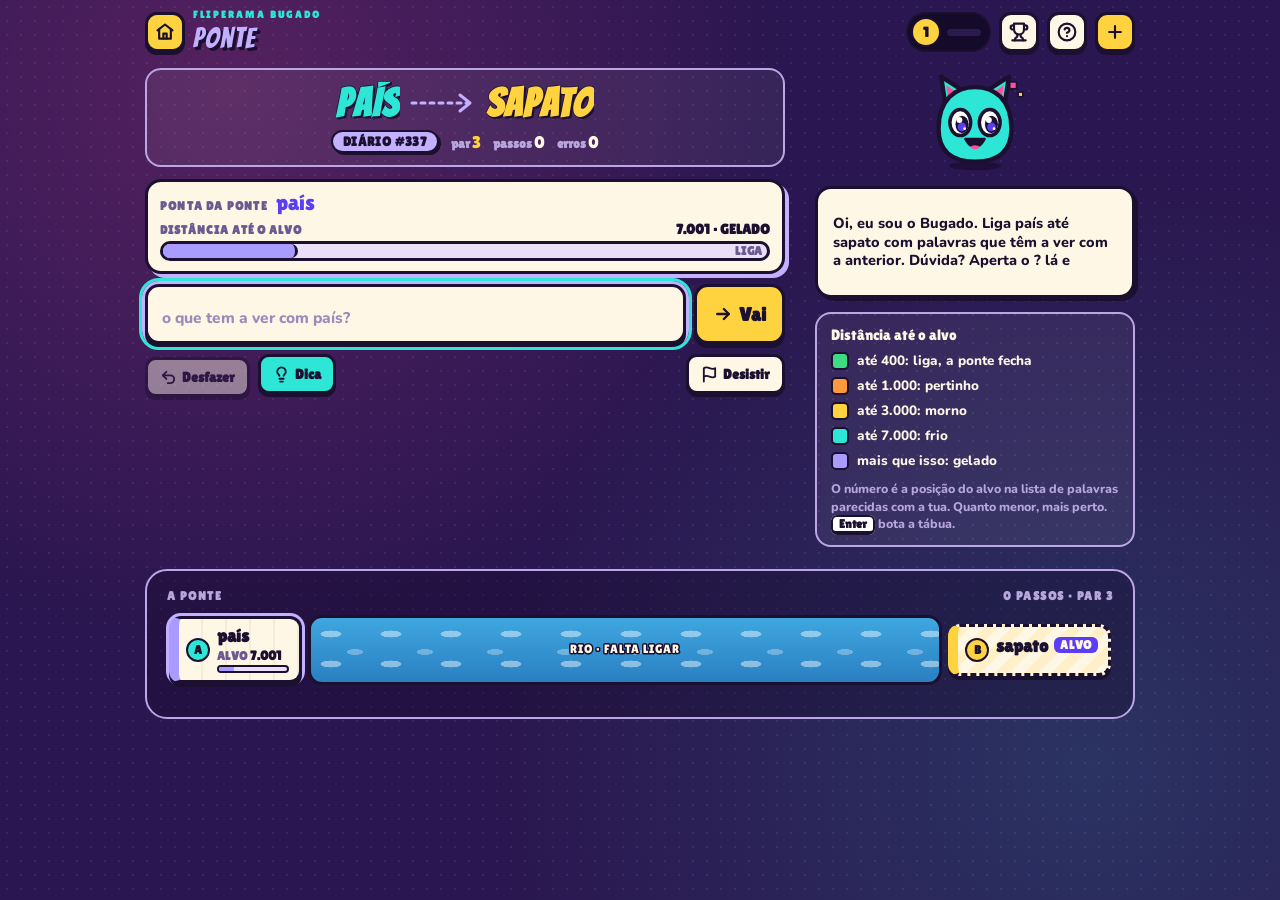
<file: ponte/index.html>
<!doctype html>
<html lang="pt-BR">
<head>
<meta charset="utf-8">
<meta name="viewport" content="width=device-width, initial-scale=1, viewport-fit=cover">
<meta name="theme-color" content="#2A1650">
<title>Ponte · Fliperama Bugado</title>
<link rel="preconnect" href="https://fonts.googleapis.com">
<link rel="preconnect" href="https://fonts.gstatic.com" crossorigin>
<link rel="stylesheet" href="https://fonts.googleapis.com/css2?family=Bangers&family=Lilita+One&family=Nunito:wght@600;800;900&display=swap">
<link rel="stylesheet" href="../shared/base.css?v=2609242000">
<style>
:root{ --pt:#C3B1FF; --wood:#FFF7E6; --grain:rgba(122,84,40,.07); --water:#3FA7E0; --water2:#2A7FC0;
  --d0:var(--green); --d1:var(--orange); --d2:var(--sun); --d3:var(--cyan); --d4:#A99BFF; }
.wrap.game{max-width:1060px;overflow-x:clip;padding-block:8px 32px}
.game{display:grid;gap:10px;grid-template-columns:minmax(0,1fr);grid-template-areas:"bar" "side" "route" "entry" "bridge"}
#bar{grid-area:bar}
.side{grid-area:side;min-width:0}
.route{grid-area:route;min-width:0}
.entry{grid-area:entry;min-width:0}
.bridgewrap{grid-area:bridge;min-width:0;position:relative}
/* balão com altura fixa no celular: a fala muda e a entrada não pula (fala longa encolhe a letra) */
#mascot .bg-bubble{height:78px;min-height:0;overflow:hidden}
#mascot .bg-bubble p{max-height:100%;overflow:hidden}
#mascot .bg-bubble.grow{height:auto}
.legend{display:none}

/* ---------- rota A → B ---------- */
.route{background:rgba(255,247,230,.06);border:2.5px solid var(--line);border-radius:16px;padding:8px 12px 9px}
.rt{display:flex;align-items:center;justify-content:center;gap:8px;min-width:0}
.rt-w{min-width:0;font-family:var(--display);font-size:clamp(24px,7.4vw,34px);letter-spacing:.04em;line-height:1.05;overflow:hidden;text-overflow:ellipsis;white-space:nowrap;-webkit-text-stroke:1.5px var(--ink);paint-order:stroke fill;text-shadow:2px 2px 0 var(--ink)}
.rt-w.a{color:var(--cyan)}
.rt-w.b{color:var(--sun)}
.rt-arrow{flex:none;width:44px;height:22px}
.rt-arrow svg{width:100%;height:100%;fill:none;stroke:var(--pt);stroke-width:3;stroke-linecap:round;stroke-linejoin:round}
.rt-arrow .dash{stroke-dasharray:4 5;animation:dashmove 1s linear infinite}
@keyframes dashmove{to{stroke-dashoffset:-9}}
.infobar{display:flex;align-items:center;justify-content:center;gap:6px 12px;margin-top:6px;flex-wrap:wrap}
.modechip{position:relative;cursor:pointer;font-family:var(--chunky);background:var(--pt);color:var(--ink);letter-spacing:.03em}
.modechip::after{content:"";position:absolute;inset:-10px -6px}
.modechip.free{background:var(--cyan)}
.cnt{font-family:var(--chunky);font-size:13px;color:var(--muted);white-space:nowrap}
.cnt b{font-weight:400;color:var(--paper);font-size:17px;font-variant-numeric:tabular-nums}
.cnt.par b{color:var(--sun)}

/* ---------- ponta + entrada ---------- */
.tip{display:flex;flex-direction:column;gap:6px;background:var(--paper);color:var(--ink);border:3px solid var(--ink);border-radius:16px;box-shadow:4px 4px 0 var(--pt);padding:9px 12px 10px}
.tip-top{display:flex;align-items:baseline;gap:8px;min-width:0}
.tip-lbl{flex:none;font-family:var(--chunky);font-size:12px;letter-spacing:.1em;color:#6b5a90}
.tip-w{min-width:0;font-family:var(--chunky);font-weight:400;font-size:22px;line-height:1.1;color:var(--violet);overflow:hidden;text-overflow:ellipsis;white-space:nowrap}
.m-head{display:flex;justify-content:space-between;align-items:baseline;gap:8px;margin-bottom:4px}
.m-lbl{font-family:var(--chunky);font-size:12px;letter-spacing:.08em;color:#6b5a90;white-space:nowrap}
.m-val{font-family:var(--chunky);font-size:14px;color:var(--ink);white-space:nowrap;overflow:hidden;text-overflow:ellipsis}
.m-track{position:relative;height:20px;border:3px solid var(--ink);border-radius:99px;background:#eadff9;overflow:hidden}
.m-fill{position:absolute;left:0;top:0;bottom:0;width:0;background:var(--c,var(--d4));border-right:3px solid var(--ink);border-radius:0 99px 99px 0;transition:width .7s cubic-bezier(.3,1.4,.5,1),background-color .3s}
.m-goal{position:absolute;right:4px;top:50%;transform:translateY(-50%);font-family:var(--chunky);font-size:12px;line-height:1;letter-spacing:.06em;color:#6b5a90}
.guess{display:flex;gap:8px;margin-top:10px}
.guess input{flex:1;min-width:0;height:54px;border:3px solid var(--ink);border-radius:14px;background:var(--paper);color:var(--ink);font-family:var(--chunky);font-size:22px;letter-spacing:.02em;padding:0 14px;box-shadow:0 4px 0 var(--ink);outline:none;transition:box-shadow .12s}
.guess input::placeholder{color:#9a8bbb;font-family:var(--body);font-weight:800;font-size:15.5px;letter-spacing:0}
.guess input:focus{box-shadow:0 4px 0 var(--ink),0 0 0 3px var(--pt)}
.guess input:focus-visible{outline:3px solid var(--cyan);outline-offset:3px}
.guess input:disabled{background:#e6dcf5;cursor:progress}
.guess .go{flex:none;height:54px;padding:0 16px;font-size:19px;display:flex;align-items:center;gap:6px}
.guess .go svg{width:20px;height:20px;fill:none;stroke:currentColor;stroke-width:2.8;stroke-linecap:round;stroke-linejoin:round}
.msg{margin:7px 2px 0;font-size:13.5px;line-height:1.35;color:var(--sun)}
.msg:empty{display:none}
.msg b{color:var(--paper)}
.actions{display:flex;align-items:center;gap:8px;margin-top:10px;flex-wrap:wrap}
.actions .sp{flex:1}
.btn.mini{position:relative;height:40px;padding:0 12px;font-size:14px;border-radius:11px;box-shadow:0 3px 0 var(--ink);display:inline-flex;align-items:center;gap:5px;white-space:nowrap}
.btn.mini svg{width:17px;height:17px;fill:none;stroke:currentColor;stroke-width:2.6;stroke-linecap:round;stroke-linejoin:round}
.btn.mini:active{box-shadow:0 0 0 var(--ink)}
.btn.mini .tag{position:absolute;top:-9px;right:-6px;font-family:var(--chunky);font-weight:400;font-size:12px;line-height:1.2;background:var(--ink);color:var(--sun);border:2px solid var(--sun);border-radius:99px;padding:0 6px}
.donecard{display:flex;align-items:center;gap:10px;flex-wrap:wrap;margin-top:10px;background:var(--paper);color:var(--ink);border:3px solid var(--ink);border-radius:16px;box-shadow:4px 4px 0 var(--pink);padding:10px 12px}
.donecard .dc-txt{flex:1 1 180px;font-size:15px;line-height:1.3}
.donecard .dc-txt b{font-family:var(--chunky);font-weight:400;font-size:18px;color:var(--violet)}
.donecard .dc-btns{display:flex;gap:8px;flex-wrap:wrap}

/* ---------- a ponte ---------- */
.b-head{display:flex;justify-content:space-between;align-items:baseline;margin:4px 2px 8px}
.b-head span{font-family:var(--chunky);font-size:12px;letter-spacing:.12em;color:var(--muted)}
.bridge{list-style:none;margin:0;padding:0;display:flex;flex-direction:column;align-items:stretch}
.plank{position:relative;display:grid;grid-template-columns:auto minmax(0,1fr) auto;align-items:center;gap:10px;min-height:52px;padding:6px 12px 6px 8px;
  background:repeating-linear-gradient(90deg,transparent 0 22px,var(--grain) 22px 24px),var(--wood);color:var(--ink);border:3px solid var(--ink);border-left:10px solid var(--c,var(--ink));border-radius:12px;box-shadow:0 4px 0 var(--ink)}
.plank .pk-n{flex:none;width:26px;height:26px;border-radius:50%;display:grid;place-items:center;background:var(--ink);color:var(--paper);font-family:var(--chunky);font-size:13px;line-height:1}
.plank .pk-w{min-width:0;font-family:var(--chunky);font-size:20px;line-height:1.1;overflow:hidden;text-overflow:ellipsis;white-space:nowrap}
.plank .pk-w em{font-style:normal;font-family:var(--chunky);font-size:12px;letter-spacing:.06em;color:var(--paper);background:var(--violet);border-radius:6px;padding:1px 6px;margin-left:6px;vertical-align:3px}
.plank .pk-d{display:flex;flex-direction:column;align-items:flex-end;gap:3px;min-width:84px}
.plank .pk-d small{font-family:var(--chunky);font-size:13px;line-height:1;color:var(--ink);font-variant-numeric:tabular-nums;white-space:nowrap}
.plank .pk-d small i{font-style:normal;font-size:12px;letter-spacing:.03em;color:#6b5a90}
.plank .pk-bar{display:block;width:84px;height:8px;border:2px solid var(--ink);border-radius:99px;background:#eadff9;overflow:hidden}
.plank .pk-bar i{display:block;height:100%;background:var(--c,var(--d4))}
.plank.start{--c:var(--cyan)}
.plank.start .pk-n{background:var(--cyan);color:var(--ink);border:2px solid var(--ink)}
.plank.goal{--c:var(--sun);background:repeating-linear-gradient(-45deg,transparent 0 10px,rgba(255,210,63,.18) 10px 20px),var(--wood);border-style:dashed;border-left-style:solid}
.plank.goal .pk-n{background:var(--sun);color:var(--ink);border:2px solid var(--ink)}
.plank.goal.reached{border-style:solid;background:var(--sun);box-shadow:0 4px 0 var(--ink),0 0 0 4px rgba(61,220,132,.6)}
.plank.hinted .pk-w::after{content:"dica";font-family:var(--chunky);font-size:12px;letter-spacing:.06em;color:var(--ink);background:var(--cyan);border:1.5px solid var(--ink);border-radius:6px;padding:0 5px;margin-left:6px;vertical-align:3px}
.plank.last{box-shadow:0 4px 0 var(--ink),0 0 0 3px var(--pt)}



.link{position:relative;height:28px;display:flex;align-items:center;justify-content:center}
.link::before,.link::after{content:"";position:absolute;top:-2px;bottom:-2px;width:4px;background:#C9A06A;border-left:1.5px solid var(--ink);border-right:1.5px solid var(--ink)}
.link::before{left:22%}.link::after{right:22%}
.link span{position:relative;z-index:1;font-family:var(--chunky);font-size:12px;letter-spacing:.04em;color:var(--ink);background:var(--c,var(--paper));border:2px solid var(--ink);border-radius:99px;padding:0 8px;line-height:1.5}
.link.strong{--c:var(--green)} .link.ok{--c:var(--paper)} .link.weak{--c:var(--orange)}
.river{position:relative;height:62px;margin:4px 0;border:3px solid var(--ink);border-radius:14px;overflow:hidden;
  background:radial-gradient(ellipse 18px 6px at 20px 16px,rgba(255,255,255,.45) 55%,transparent 60%) 0 0/60px 30px,
             radial-gradient(ellipse 14px 5px at 44px 34px,rgba(255,255,255,.3) 55%,transparent 60%) 0 0/70px 40px,
             linear-gradient(180deg,var(--water),var(--water2));
  animation:flow 6s linear infinite;display:flex;align-items:center;justify-content:center}
@keyframes flow{to{background-position:60px 0,-70px 0,0 0}}
.river b{position:relative;z-index:1;font-family:var(--chunky);font-weight:400;font-size:13px;letter-spacing:.08em;color:var(--paper);-webkit-text-stroke:3px var(--ink);paint-order:stroke fill;white-space:nowrap}
.river .splash{position:absolute;left:50%;top:-4px;transform:translateX(-50%);font-family:var(--chunky);font-size:16px;color:var(--ink);background:var(--wood);border:2.5px solid var(--ink);border-radius:9px;padding:1px 10px;white-space:nowrap;pointer-events:none;z-index:2}
.solution{margin-top:16px;background:rgba(255,247,230,.06);border:2.5px dashed var(--line);border-radius:16px;padding:10px 12px}
.solution h3{margin:0 0 8px;font-family:var(--chunky);font-weight:400;font-size:15px;color:var(--paper)}
.chips{display:flex;flex-wrap:wrap;align-items:center;gap:6px}
.chips .w{font-family:var(--chunky);font-size:15px;color:var(--ink);background:var(--paper);border:2.5px solid var(--ink);border-radius:9px;padding:2px 9px}
.chips .w.a{background:var(--cyan)} .chips .w.b{background:var(--sun)} .chips .w.h{background:#D8F7F4}
.chips .ar{font-family:var(--chunky);color:var(--muted);font-size:14px}
.bg-card .chips .ar{color:#8a7aa8}

/* vazio + carregando */
.loader{background:var(--paper);color:var(--ink);border:4px solid var(--ink);border-radius:20px;box-shadow:6px 6px 0 var(--pink);padding:18px 18px 16px;text-align:center}
.loader h2{margin:0 0 4px;font-family:var(--display);font-weight:400;font-size:30px;letter-spacing:.04em;color:var(--violet);line-height:1}
.loader p{margin:0 0 12px;font-size:14px;color:var(--text-ink)}
.ld-track{height:22px;border:3px solid var(--ink);border-radius:99px;background:#eadff9;overflow:hidden}
.ld-fill{display:block;height:100%;width:2%;background:repeating-linear-gradient(-45deg,var(--pt) 0 12px,#a996ef 12px 24px);border-right:3px solid var(--ink);transition:width .25s}
.ld-txt{display:block;margin-top:8px;font-family:var(--chunky);font-size:14px;color:#6b5a90;font-variant-numeric:tabular-nums}
.loader .btn{margin-top:12px;height:46px;padding:0 18px;font-size:16px}
.thinking{font-family:var(--chunky);color:var(--muted);text-align:center;padding:14px 0;font-size:15px}
.burst{top:40px}

/* animações */
@keyframes drop{0%{transform:translateY(-26px) scale(.9) rotate(-2deg);opacity:0}60%{transform:translateY(3px) scale(1.02);opacity:1}100%{transform:none}}
.drop{animation:drop .45s cubic-bezier(.3,1.6,.5,1)}
@keyframes sink{0%{transform:translate(-50%,-30px) rotate(0);opacity:0}20%{transform:translate(-50%,0) rotate(-4deg);opacity:1}100%{transform:translate(-50%,60px) rotate(18deg);opacity:0}}
.splash{animation:sink 1.1s ease-in forwards}
@keyframes shake{20%{transform:translateX(-8px)}40%{transform:translateX(7px)}60%{transform:translateX(-5px)}80%{transform:translateX(3px)}}
.shake{animation:shake .38s}
@keyframes flash{0%,100%{transform:none}30%{transform:scale(1.04) rotate(-1deg);box-shadow:0 0 0 4px var(--sun)}60%{transform:scale(.98)}}
.flash{animation:flash .9s ease 1}
@keyframes slam{0%{transform:scale(1.4) rotate(-6deg);opacity:0}55%{transform:scale(.95) rotate(1deg);opacity:1}100%{transform:none}}
.slam{animation:slam .6s cubic-bezier(.3,1.6,.5,1)}

/* legenda (desktop) */
.legend{margin-top:14px;background:rgba(255,247,230,.06);border:2.5px solid var(--line);border-radius:16px;padding:12px 14px}
.legend h3{margin:0 0 8px;font-family:var(--chunky);font-weight:400;font-size:15px;color:var(--paper)}
.legend ul{list-style:none;margin:0;padding:0;display:flex;flex-direction:column;gap:6px;font-size:13.5px;color:var(--paper)}
.legend li{display:flex;align-items:center;gap:8px}
.sw{flex:none;width:18px;height:18px;border:2.5px solid var(--ink);border-radius:5px;background:var(--c)}
.legend .keys{margin:10px 0 0;font-size:12.5px;color:var(--muted);line-height:1.4}

@media (max-width:380px){
  .guess .go span{display:none}
  .guess input{font-size:20px}
  .btn.mini{padding:0 9px;font-size:13px}
  .cnt{font-size:12px}
  .plank .pk-d{min-width:70px} .plank .pk-bar{width:70px}
  .plank .pk-w{font-size:18px}
}
@media (max-width:420px){ #bGive span{display:none} #bGive{padding:0 10px} }

/* desktop: ponte na horizontal, mascote do lado */
@media (min-width:880px){
  .game{grid-template-columns:minmax(0,640px) 320px;justify-content:center;column-gap:30px;row-gap:12px;align-items:start;
    grid-template-areas:"bar bar" "route side" "entry side" "bridge bridge";grid-template-rows:auto auto 1fr auto}
  .side{grid-row:2/4;position:sticky;top:12px}
  #mascot .bg-bubble{height:auto;min-height:112px}
  .legend{display:block}
  .route{padding:12px 16px}
  .rt-w{font-size:40px}
  .rt-arrow{width:70px;height:28px}
  .guess input,.guess .go{height:60px}
  .guess input{font-size:24px}
  .bridgewrap{margin-top:10px;background:rgba(20,10,42,.35);border:2.5px solid var(--line);border-radius:22px;padding:14px 18px 20px}
  .bridge{flex-direction:row;flex-wrap:nowrap;align-items:center;overflow-x:auto;overflow-y:hidden;padding:4px 4px 12px;scrollbar-width:thin;scrollbar-color:var(--line) transparent}
  .bridge > li{flex:none}
  .plank{grid-template-columns:auto minmax(0,auto);grid-template-rows:auto auto;min-width:108px;max-width:190px;padding:7px 10px 7px 7px;gap:3px 7px}
  .plank .pk-n{grid-row:1/3}
  .plank .pk-d{align-items:flex-start;min-width:0}
  .plank .pk-bar{width:100%;min-width:72px}
  .plank .pk-w{font-size:18px}
  .plank .pk-n{width:24px;height:24px;font-size:12px}
  .link{height:auto;width:38px;align-self:stretch;min-height:52px}
  .link::before,.link::after{top:auto;bottom:auto;left:-2px;right:-2px;width:auto;height:4px;border:0;border-top:1.5px solid var(--ink);border-bottom:1.5px solid var(--ink)}
  .link::before{top:34%}.link::after{top:auto;bottom:34%}
  .link span{font-size:12px;padding:0 6px}
  .bridge > .river{flex:1 1 100px;min-width:100px;height:70px;margin:0 6px}
  .river b{font-size:12px;white-space:normal;text-align:center;line-height:1.1;padding:0 6px}
}

/* modais */
.modes{display:flex;flex-direction:column;gap:10px;margin-top:14px}
.mode{text-align:left;padding:11px 14px 11px 16px;display:grid;grid-template-columns:1fr auto;gap:2px 10px;align-items:center;border-left-width:12px;border-left-color:var(--c)}
.mode b{font-family:var(--chunky);font-weight:400;font-size:20px}
.mode span{grid-column:1;font-size:13.5px;font-weight:700;color:#4b3d6b;line-height:1.3;font-family:var(--body)}
.mode em{grid-row:1/3;grid-column:2;font-style:normal;font-family:var(--chunky);font-size:12px;color:#6b5a90;text-align:right;line-height:1.2}
.mode.cur{background:#FFF1B8}
.scoreline{margin:12px 0 2px;text-align:center;font-family:var(--chunky);font-size:19px;color:var(--ink)}
.scoreline .pill{margin-left:6px;vertical-align:2px}
.route-big{margin:10px 0 0;text-align:center;font-family:var(--display);font-size:34px;letter-spacing:.04em;line-height:1.05;color:var(--sun);-webkit-text-stroke:2px var(--ink);paint-order:stroke fill;text-shadow:3px 3px 0 var(--violet);overflow-wrap:anywhere}
.stat-grid.four{grid-template-columns:repeat(4,minmax(0,1fr))}
.stat-grid.four .stat span{font-size:12px;letter-spacing:0}
.bg-card .chips{margin-top:4px}
.note{margin:12px 0 0;font-size:13.5px!important;background:#F4EBFF;border:2px dashed #BBA7E4;border-radius:10px;padding:7px 10px}
.share-ta{width:100%;min-height:110px;margin-top:10px;border:2.5px solid var(--ink);border-radius:10px;padding:8px;font:inherit;font-size:14px;color:var(--ink);background:#fff}
/* exemplo animado da ajuda */
.demo{margin-top:10px;background:var(--night);border:3px solid var(--ink);border-radius:14px;padding:10px;display:flex;flex-direction:column;gap:0}
.demo .d-pk{display:flex;justify-content:space-between;align-items:center;gap:8px;background:var(--wood);border:2.5px solid var(--ink);border-left:8px solid var(--c,var(--d4));border-radius:9px;padding:3px 10px;font-family:var(--chunky);font-size:16px;color:var(--ink)}
.demo .d-pk small{font-family:var(--chunky);font-size:12px;color:#6b5a90}
.demo .d-ln{height:18px;display:flex;justify-content:center;align-items:center}
.demo .d-ln span{font-family:var(--chunky);font-size:12px;color:var(--ink);background:var(--paper);border:2px solid var(--ink);border-radius:99px;padding:0 7px;line-height:1.3}
.demo .d-no{align-self:center;margin:2px 0;font-family:var(--chunky);font-size:12px;color:var(--paper);background:var(--red);border:2px solid var(--ink);border-radius:8px;padding:1px 8px}
.demo > *{animation:demo 9s ease infinite}
.demo > :nth-child(2){animation-delay:.0s}
@keyframes demo{0%{opacity:0;transform:translateY(-8px)}6%{opacity:1;transform:none}88%{opacity:1}96%,100%{opacity:0}}
.demo .d-no{animation-name:demono}
@keyframes demono{0%{opacity:0;transform:translateY(-6px)}6%{opacity:1;transform:none}20%{opacity:1;transform:none}32%,100%{opacity:0;transform:translateY(16px) rotate(12deg)}}
</style>
</head>
<body>
<div class="wrap game">
  <header id="bar"></header>

  <aside class="side">
    <div id="mascot"></div>
    <div class="legend" aria-hidden="true">
      <h3>Distância até o alvo</h3>
      <ul>
        <li><span class="sw" style="--c:var(--d0)"></span>até 400: liga, a ponte fecha</li>
        <li><span class="sw" style="--c:var(--d1)"></span>até 1.000: pertinho</li>
        <li><span class="sw" style="--c:var(--d2)"></span>até 3.000: morno</li>
        <li><span class="sw" style="--c:var(--d3)"></span>até 7.000: frio</li>
        <li><span class="sw" style="--c:var(--d4)"></span>mais que isso: gelado</li>
      </ul>
      <p class="keys">O número é a posição do alvo na lista de palavras parecidas com a tua. Quanto menor, mais perto. <kbd>Enter</kbd> bota a tábua.</p>
    </div>
  </aside>

  <section class="route" id="route" aria-label="Desafio">
    <div class="rt"><span class="rt-w a" id="rtA">...</span><span class="rt-arrow" aria-hidden="true"><svg viewBox="0 0 70 28"><path class="dash" d="M4 14h56"/><path d="m52 6 10 8-10 8"/></svg></span><span class="rt-w b" id="rtB">...</span></div>
    <div class="infobar">
      <button class="chip modechip" id="modeChip" type="button" title="Trocar modo">DIÁRIO</button>
      <span class="cnt par">par <b id="nPar">–</b></span>
      <span class="cnt">passos <b id="nSteps">0</b></span>
      <span class="cnt">erros <b id="nTries">0</b></span>
    </div>
  </section>

  <section class="entry" id="entry">
    <div class="tip" id="tip" aria-live="polite">
      <div class="tip-top"><span class="tip-lbl">PONTA DA PONTE</span><b class="tip-w" id="tipW">...</b></div>
      <div>
        <div class="m-head"><span class="m-lbl">DISTÂNCIA ATÉ O ALVO</span><span class="m-val" id="mVal">calculando...</span></div>
        <div class="m-track"><i class="m-fill" id="mFill"></i><span class="m-goal">LIGA</span></div>
      </div>
    </div>
    <form class="guess" id="form" autocomplete="off">
      <input id="inp" type="text" maxlength="32" autocomplete="off" autocorrect="off" autocapitalize="none" spellcheck="false" enterkeyhint="go" placeholder="carregando..." aria-label="Próxima palavra da ponte" disabled>
      <button class="btn primary go" id="go" type="submit" disabled aria-label="Colocar tábua"><svg viewBox="0 0 24 24"><path d="M5 12h14"/><path d="m13 6 6 6-6 6"/></svg><span>Vai</span></button>
    </form>
    <p class="msg" id="msg" role="status"></p>
    <div class="actions" id="actions">
      <button class="btn mini" id="bUndo" type="button" disabled><svg viewBox="0 0 24 24"><path d="M9 14 4 9l5-5"/><path d="M4 9h10.5a5.5 5.5 0 0 1 0 11H11"/></svg><span>Desfazer</span></button>
      <button class="btn mini cool" id="bHint" type="button" disabled><svg viewBox="0 0 24 24"><path d="M15 14c.2-1 .7-1.7 1.5-2.5 1-.9 1.5-2.2 1.5-3.5A6 6 0 0 0 6 8c0 1 .2 2.2 1.5 3.5.7.7 1.3 1.5 1.5 2.5"/><path d="M9 18h6"/><path d="M10 22h4"/></svg><span>Dica</span><b class="tag" id="nHint" hidden>0</b></button>
      <span class="sp"></span>
      <button class="btn mini" id="bGive" type="button" aria-label="Desistir" disabled><svg viewBox="0 0 24 24"><path d="M4 22V4"/><path d="M4 15s1-1 4-1 5 2 8 2 4-1 4-1V3s-1 1-4 1-5-2-8-2-4 1-4 1"/></svg><span>Desistir</span></button>
    </div>
    <div class="donecard" id="doneCard" hidden>
      <div class="dc-txt" id="dcTxt"></div>
      <div class="dc-btns">
        <button class="btn mini primary" id="bResult" type="button">Ver resultado</button>
        <button class="btn mini cool" id="bNext" type="button">Jogar livre</button>
      </div>
    </div>
  </section>

  <section class="bridgewrap" id="bridgeWrap">
    <div class="burst" id="burst" aria-hidden="true"></div>
    <div class="loader" id="loader">
      <h2>CARREGANDO AS TÁBUAS</h2>
      <p id="ldSub">São 16 mil palavras. Se cê já jogou o Contexto é rapidinho</p>
      <div class="ld-track"><i class="ld-fill" id="ldFill"></i></div>
      <span class="ld-txt" id="ldTxt">0%</span>
    </div>
    <div id="bridgeBox" hidden></div>
  </section>
</div>

<script src="../shared/falas.js?v=2609242000"></script>
<script src="../shared/bugado.js?v=2609242000"></script>
<script src="../contexto/vocab.js?v=2609242000"></script>
<script src="pares.js?v=2609242000"></script>
<script src="falas-ponte.js?v=2609242000"></script>
<script>
(() => {
const B = Bugado, $ = s => document.querySelector(s), RM = B.RM;

/* ================= dados ================= */
const VOCAB = window.CTX_VOCAB || [];
const DIM = 300, K = window.PONTE_K || 400;
let N = VOCAB.length;
const EXACT = new Map(), NORM = new Map();
VOCAB.forEach((w, i) => {
  if (!EXACT.has(w)) EXACT.set(w, i);
  const n = B.normalize(w); if (!NORM.has(n)) NORM.set(n, i);
});
const PARES = (window.PONTE_PARES || []).filter(p => EXACT.has(p.a) && EXACT.has(p.b) && (p.caminho || []).every(w => EXACT.has(w)));
// palavras de ligação: não valem como tábua (mesma lista usada pra calcular o par)
const STOP = new Set('que para com uma não por mais como dos das sua ser seu mas são muito sobre pelo pela também nos você ele até mesmo sem entre bem quando isso ainda todos seus ter fazer nas aos era onde ela meu tudo sempre aqui minha vez outros este assim apenas cada porque pra quem esse depois melhor dois esta essa seja maior pois agora todo qualquer ver nem contra hoje outro durante menos então antes caso qual tinha duas pouco meio nada tão três após desde partir toda nosso nossa além através num nós estar deste dar dentro quer desta estou mim mesma possível numa poder tanto for enquanto neste quase lhe fora disso vários sim sabe algum sob quatro meus alguma próprio dele isto deixar demais serão vão bastante somente esses entanto abaixo preciso junto porém acima nenhum devido dela nesse ninguém embora aquela aquele aquilo cujo cuja pelos pelas essas estes estas aquelas aqueles nossos nossas suas teu tua teus tuas dele deles delas dessa desse destes destas daquele daquela naquele naquela nisso nisto naquilo daquilo cujos cujas quais quanto quanta quantos quantas tanta tantos tantas muita muitos muitas pouca poucos poucas outra outras mesmos mesmas algumas alguns nenhuma nenhuns todas tal tais ali lá cá aí acolá aonde logo já contudo todavia portanto senão conforme segundo apesar mediante perante exceto salvo inclusive sequer talvez quiçá sobretudo aliás ademais afinal obviamente evidentemente realmente meramente praticamente absolutamente simplesmente certamente provavelmente geralmente frequentemente dificilmente principalmente justamente exatamente ante trás detrás adiante eis ora sei vai vou foi fui sou eram estava estavam está estão tem têm teve havia há houve seria será sendo sido tendo feito fez faz fazem faço pode podem podia deve devem deveria'.split(' '));
const GENERIC = new Set(['coisa','coisas','pessoa','algo','vida','objeto','gente','mundo','negócio','treco','troço','parada','palavra','alguém','lugar','ideia','tempo','cara','tipo','forma','parte','assunto','questão','situação','caso','sentido','geral','elemento','item','exemplo','legal','bom','grande']);
const TEMA = window.PONTE_TEMA || {};

const KEY_D = 'fliperama.ponte.daily', KEY_L = 'fliperama.ponte.livre', KEY_R = 'fliperama.ponte.recent';
const G = B.game('ponte');
['played','wins','gaveUp','sumDiff','pars','birdies','eagles','bogeys','dStreak','dMax'].forEach(k => { G[k] = G[k] || 0; });

/* ================= util ================= */
const fmt = n => Number(n).toLocaleString('pt-BR');
const esc = s => String(s).replace(/[&<>"']/g, c => ({'&':'&amp;','<':'&lt;','>':'&gt;','"':'&quot;',"'":'&#39;'}[c]));
const bw = w => `<b>${esc(w)}</b>`;
const q = w => `<b>${esc(w)}</b>`;
const tickCh = new MessageChannel(), tickQ = [];
tickCh.port1.onmessage = () => { const f = tickQ.shift(); if (f) f(); };
const tick = () => new Promise(res => { tickQ.push(res); tickCh.port2.postMessage(0); });
function hashStr(s){ let h = 5381; for (let i = 0; i < s.length; i++) h = (h * 33 ^ s.charCodeAt(i)) >>> 0; return h.toString(36); }
// faixas de distância até o alvo
const BANDS = [[K,'LIGA!','var(--d0)','🟩'],[1000,'PERTINHO','var(--d1)','🟧'],[3000,'MORNO','var(--d2)','🟨'],[7000,'FRIO','var(--d3)','🟦'],[Infinity,'GELADO','var(--d4)','🟪']];
const bandOf = d => BANDS.find(b => d <= b[0]);
const meterPct = d => d <= K ? 100 : Math.max(3, Math.min(97, 100 * (Math.log(N) - Math.log(d)) / (Math.log(N) - Math.log(K))));
const golf = diff => diff <= -3 ? 'albatroz' : diff === -2 ? 'águia' : diff === -1 ? 'birdie' : diff === 0 ? 'par' : diff === 1 ? 'bogey' : diff === 2 ? 'bogey duplo' : diff === 3 ? 'bogey triplo' : `+${diff}`;

/* ================= vetores (mesmo cache do Contexto) ================= */
let V = null, NORMS = null;
async function loadVectors(onProg){
  const url = '../contexto/vetores.bin', expect = N * DIM;
  const cacheName = 'fliperama-contexto', cacheKey = new URL(`../contexto/vetores.bin?v=${hashStr(VOCAB.join('|'))}`, location.href).href;
  let buf = null;
  try {
    if ('caches' in window){
      const c = await caches.open(cacheName), hit = await c.match(cacheKey);
      if (hit){ const b = await hit.arrayBuffer(); if (b.byteLength >= expect) buf = b; }
    }
  } catch(e){}
  if (!buf){
    const res = await fetch(url);
    if (!res.ok) throw new Error('HTTP ' + res.status);
    if (res.body && res.body.getReader){
      const rd = res.body.getReader(), parts = []; let got = 0;
      for (;;){
        const { done, value } = await rd.read(); if (done) break;
        parts.push(value); got += value.length; onProg(Math.min(got / expect, 1));
      }
      const out = new Uint8Array(got); let o = 0; for (const p of parts){ out.set(p, o); o += p.length; }
      buf = out.buffer;
    } else { buf = await res.arrayBuffer(); }
    onProg(1);
    try {
      if ('caches' in window){
        const c = await caches.open(cacheName);
        for (const k of await c.keys()) await c.delete(k);
        await c.put(cacheKey, new Response(buf.slice(0), { headers:{ 'Content-Type':'application/octet-stream' } }));
      }
    } catch(e){}
  } else onProg(1);
  N = Math.min(N, Math.floor(buf.byteLength / DIM));
  V = new Int8Array(buf, 0, N * DIM);
  NORMS = new Float64Array(N);
  for (let i = 0; i < N; i++){
    let s = 0; const o = i * DIM;
    for (let k = 0; k < DIM; k++){ const v = V[o + k]; s += v * v; }
    NORMS[i] = Math.sqrt(s) || 1;
    if (i % 4000 === 3999) await tick();
  }
}
// similaridade de i com todas (conta exata em inteiro, igual à usada pra calcular o par)
function simsOf(i){
  const s = new Float64Array(N), a = new Float64Array(DIM), o0 = i * DIM, ni = NORMS[i];
  for (let k = 0; k < DIM; k++) a[k] = V[o0 + k];
  for (let j = 0; j < N; j++){
    let d = 0; const o = j * DIM;
    for (let k = 0; k < DIM; k++) d += a[k] * V[o + k];
    s[j] = d / (NORMS[j] * ni);
  }
  return s;
}
// posição de x na lista de parecidas de w (1 = a mais parecida; w não conta)
function posIn(sims, w, x){
  const sx = sims[x]; let c = 0;
  for (let j = 0; j < N; j++){ if (j === w || j === x) continue; const sj = sims[j]; if (sj > sx || (sj === sx && j < x)) c++; }
  return c + 1;
}

/* ================= entrada ================= */
const RULES = [['oes','ao'],['aes','ao'],['aos','ao'],['ns','m'],['ais','al'],['eis','el'],['eis','il'],['ois','ol'],['uis','ul'],['is','il'],['res','r'],['zes','z'],['ses','s'],['les','l'],['s','']];
function resolve(raw){
  const s = String(raw).toLowerCase().trim().replace(/^[\s.,;:!?"'\u201C\u201D\u2018\u2019()]+|[\s.,;:!?"'\u201C\u201D\u2018\u2019()]+$/g, '');
  if (!s) return { err:'empty' };
  if (!/^[a-zà-öø-ÿ-]+$/.test(s)) return { err:'invalid', s };
  if (EXACT.has(s) && EXACT.get(s) < N) return { i:EXACT.get(s), s };
  const n = B.normalize(s);
  if (NORM.has(n) && NORM.get(n) < N) return { i:NORM.get(n), s };
  for (const [suf, rep] of RULES){
    if (n.length > suf.length && n.endsWith(suf)){
      const c = n.slice(0, -suf.length) + rep;
      if (NORM.has(c) && NORM.get(c) < N) return { i:NORM.get(c), s, plural:true };
    }
  }
  return { err:'unknown', s };
}

/* ================= desafios ================= */
function dailyIdx(day){
  const perm = B.shuffle([...PARES.keys()], B.rng(0x9017E26));
  return perm[((day % perm.length) + perm.length) % perm.length];
}
function pickLivre(){
  const recent = B.store.get(KEY_R) || [], today = dailyIdx(B.dayNumber());
  let pool = [...PARES.keys()].filter(i => !recent.includes(i) && i !== today);
  if (!pool.length) pool = [...PARES.keys()].filter(i => i !== today);
  const i = pool[Math.floor(Math.random() * pool.length)];
  pushRecent(i); return i;
}
function pushRecent(i){ const r = (B.store.get(KEY_R) || []).filter(x => x !== i); r.push(i); while (r.length > 180) r.shift(); B.store.set(KEY_R, r); }

/* ================= estado ================= */
let S = null, ready = false, busy = false, loadTok = 0;
let W = new Map();           // índice → { sims, dist }
let TS = null;               // similaridade do alvo com todas
let IA = -1, IB = -1;        // índices de partida e alvo
let links = [], dists = [];  // por palavra da ponte (0 = partida)
const newState = (mode, pi, day) => {
  const p = PARES[pi];
  return { mode, pi, day: day ?? null, a:p.a, b:p.b, par:p.par, min:p.min ?? p.par, caminho:p.caminho.slice(),
    chain:[], hinted:[], tries:0, miss:0, undos:0, hints:0, done:false, won:false, gaveUp:false, xp:0 };
};
function save(){ if (S) B.store.set(S.mode === 'daily' ? KEY_D : KEY_L, S); }
const chainIdx = () => [IA, ...S.chain.map(w => EXACT.get(w))];
const lastIdx = () => { const c = chainIdx(); return c[c.length - 1]; };
const steps = () => S.chain.length;
async function ensure(i){
  if (W.has(i)) return W.get(i);
  const sims = simsOf(i), dist = i === IB ? 1 : posIn(sims, i, IB);
  const d = { sims, dist }; W.set(i, d); return d;
}

/* ================= DOM ================= */
const inp = $('#inp'), form = $('#form'), msgEl = $('#msg'), box = $('#bridgeBox'), burstEl = $('#burst'), loaderEl = $('#loader');
const say = (cat, vars, mood, hold) => B.talk(cat, vars, mood, hold);
function setMsg(t){ msgEl.innerHTML = t || ''; }
function anim(el, cls, ms = 950){ if (!el || RM) return; el.classList.remove(cls); void el.offsetWidth; el.classList.add(cls); setTimeout(() => el.classList.remove(cls), ms); }
const burst = (t, c) => B.burst(burstEl, t, c);
const linkCls = p => p <= 25 ? 'strong' : p <= K * .75 ? 'ok' : 'weak';

function plankHTML(w, n, d, cls, extra = ''){
  const bd = d ? bandOf(d) : null;
  const meter = d ? `<span class="pk-d"><small><i>ALVO </i>${d <= K ? 'LIGA!' : fmt(d)}</small><span class="pk-bar"><i style="width:${meterPct(d).toFixed(1)}%"></i></span></span>` : '<span class="pk-d"></span>';
  return `<li class="plank ${cls}" style="${bd ? `--c:${bd[2]}` : ''}" data-w="${esc(w)}"><span class="pk-n">${n}</span><span class="pk-w">${esc(w)}${extra}</span>${meter}</li>`;
}
const linkHTML = (p, de, para) => `<li class="link ${linkCls(p)}" title="${esc(para)} é a ${fmt(p)}ª mais parecida com ${esc(de)}"><span>#${fmt(p)}</span></li>`;

function render(){
  if (!S) return;
  const daily = S.mode === 'daily';
  $('#rtA').textContent = S.a.toUpperCase(); $('#rtB').textContent = S.b.toUpperCase();
  const chip = $('#modeChip'); chip.textContent = daily ? `DIÁRIO #${S.day}` : 'LIVRE'; chip.classList.toggle('free', !daily);
  $('#nPar').textContent = S.par; $('#nSteps').textContent = steps(); $('#nTries').textContent = S.tries;
  $('#nHint').hidden = !S.hints; $('#nHint').textContent = S.hints;
  const live = ready && !S.done && !busy;
  inp.disabled = !ready || S.done; $('#go').disabled = !live;
  $('#bHint').disabled = !live; $('#bUndo').disabled = !live || !S.chain.length; $('#bGive').disabled = !live;
  form.hidden = S.done; $('#actions').hidden = S.done; $('#doneCard').hidden = !S.done;
  // ponta
  const lw = S.done && S.won ? S.b : (S.chain.length ? S.chain[S.chain.length - 1] : S.a);
  $('#tipW').textContent = lw;
  const ld = ready ? (S.done && S.won ? 1 : dists[dists.length - 1]) : null;
  const fill = $('#mFill');
  if (!ld){ fill.style.width = '0%'; $('#mVal').textContent = ready ? '-' : 'calculando...'; }
  else {
    const bd = bandOf(ld);
    fill.style.width = meterPct(ld).toFixed(1) + '%'; fill.style.setProperty('--c', bd[2]);
    $('#mVal').innerHTML = S.done && S.won ? '<b>CHEGOU!</b>' : `<b>${fmt(ld)}</b> · ${bd[1]}`;
  }
  inp.placeholder = !ready ? 'carregando...' : `o que tem a ver com ${lw}?`;
  if (S.done){
    const p = steps(), diff = p - S.par;
    $('#dcTxt').innerHTML = S.won
      ? `Ponte pronta em <b>${p}</b> passo${p === 1 ? '' : 's'} (par ${S.par}: ${golf(diff)})${S.hints ? ` com ${S.hints} dica${S.hints > 1 ? 's' : ''}` : ''}.`
      : `A ponte caiu. Dava pra ir por ${S.caminho.map(bw).join(' → ')}`;
    $('#bNext').textContent = daily ? 'Jogar livre' : 'Nova ponte';
  }
  // a ponte
  if (!ready){ box.innerHTML = '<div class="thinking">Medindo as distâncias...</div>'; return; }
  let h = plankHTML(S.a, 'A', dists[0], 'start' + (S.chain.length || S.done ? '' : ' last'));
  const ci = chainIdx();
  S.chain.forEach((w, k) => {
    const isGoal = S.won && k === S.chain.length - 1;
    h += linkHTML(links[k + 1], VOCAB[ci[k]], w);
    if (isGoal) h += plankHTML(w, 'B', 0, 'goal reached', '<em>ALVO</em>');
    else h += plankHTML(w, k + 1, dists[k + 1], (S.hinted.includes(w) ? 'hinted' : '') + (k === S.chain.length - 1 && !S.done ? ' last' : ''));
  });
  if (!S.won){
    h += `<li class="river" id="river"><b>${S.done ? 'A PONTE NÃO CHEGOU' : 'RIO · FALTA LIGAR'}</b></li>`;
    h += plankHTML(S.b, 'B', 0, 'goal', '<em>ALVO</em>');
  }
  let sol = '';
  if (S.done && !S.won) sol = `<div class="solution"><h3>Um caminho em ${S.par} passos (o par)</h3><div class="chips">${chipsHTML(S.caminho)}</div></div>`;
  box.innerHTML = `<div class="b-head"><span>A PONTE</span><span>${steps()} PASSO${steps() === 1 ? '' : 'S'} · PAR ${S.par}</span></div><ol class="bridge" id="bridge">${h}</ol>${sol}`;
  const br = $("#bridge"); if (br && br.scrollWidth > br.clientWidth) br.scrollLeft = br.scrollWidth;
}
function chipsHTML(ws, hinted = []){
  return ws.map((w, k) => `<span class="w ${k === 0 ? 'a' : k === ws.length - 1 ? 'b' : hinted.includes(w) ? 'h' : ''}">${esc(w)}</span>`).join('<span class="ar">→</span>');
}
function lastPlank(){ const ps = box.querySelectorAll('.plank:not(.goal)'); return ps[ps.length - 1]; }
function splash(word){
  const r = $('#river'); if (!r || RM) return;
  const s = document.createElement('span'); s.className = 'splash'; s.textContent = word; r.appendChild(s);
  setTimeout(() => s.remove(), 1150);
}

/* ================= jogada ================= */
async function submit(){
  if (!ready || busy || !S || S.done) return;
  const raw = inp.value, res = resolve(raw);
  if (res.err === 'empty'){ anim(form, 'shake'); return; }
  if (res.err === 'invalid'){ anim(form, 'shake'); B.sfx.meh(); setMsg('Manda uma palavra só, sem número nem espaço'); say('pnInvalida', null, 'smug'); return; }
  if (res.err === 'unknown'){
    anim(form, 'shake'); B.sfx.err(); B.glitch(); setMsg(`Não conheço ${q(res.s)}. Não contou como erro`);
    say('pnDesconhecida', { palavra:bw(res.s) }, 'smug'); inp.select(); return;
  }
  const i = res.i, w = VOCAB[i], prev = lastIdx(), de = VOCAB[prev];
  const vars = { palavra:bw(w), de:bw(de), a:bw(S.a), b:bw(S.b), k:fmt(K), par:S.par, orig: res.plural ? bw(res.s) : '' };
  if (STOP.has(w)){ anim(form, 'shake'); B.sfx.meh(); setMsg(`${q(w)} é palavra de ligação, não vale como tábua`); say('pnFuncao', vars, 'smug'); inp.select(); return; }
  if (chainIdx().includes(i)){
    anim(form, 'shake'); B.sfx.meh(); setMsg(`${q(w)} já tá na ponte`); say('pnRepetida', vars, 'smug'); inp.select();
    const el = box.querySelector(`.plank[data-w="${CSS.escape(w)}"]`); if (el){ el.scrollIntoView({ block:'nearest', behavior: RM ? 'auto' : 'smooth' }); anim(el, 'flash'); }
    return;
  }
  const pd = W.get(prev), p = posIn(pd.sims, prev, i);
  vars.n = fmt(p);
  if (p > K){
    S.tries++; S.miss++; save(); render();
    anim(form, 'shake'); splash(w);
    setMsg(`${q(w)} ficou em <b>#${fmt(p)}</b> na lista de ${q(de)}. ${p <= K * 2 ? 'Quase! Precisa' : 'Longe demais, precisa'} ser até #${fmt(K)}`);
    inp.select();
    if (i === IB){ B.sfx.meh(); say('pnAlvoCedo', vars, 'smug', 6000); }
    else if ([3,5,8,12,18,25].includes(S.miss)){ B.sfx.err(); vars.k = S.miss; say('pnTentativas', vars, 'shock', 6000); }
    else if (p <= K * 2){ B.sfx.meh(); say('pnNaoQuase', vars, 'talk', 5500); }
    else { B.sfx.err(); B.glitch(); say('pnNaoLonge', vars, Math.random() < .5 ? 'smug' : 'shock', 5500); }
    return;
  }
  // conectou!
  setMsg(''); inp.value = '';
  await place(i, false, vars);
}

async function place(i, hint, vars){
  busy = true; render();
  const prev = lastIdx(), antes = W.get(prev).dist, link = posIn(W.get(prev).sims, prev, i);
  const w = VOCAB[i];
  if (i === IB){ // digitou o alvo e ele liga
    S.chain.push(w); links.push(link); dists.push(1); busy = false; save(); render();
    return finish(true);
  }
  const d = await ensure(i);
  S.chain.push(w); links.push(link); dists.push(d.dist); S.miss = 0;
  if (hint){ S.hints++; S.hinted.push(w); }
  busy = false; save(); render();
  const pl = lastPlank(); anim(pl, 'drop', 500);
  if (pl && steps() > 3) pl.scrollIntoView({ block:'nearest', behavior: RM ? 'auto' : 'smooth' });
  if (d.dist <= K){ // o alvo liga na palavra nova: fecha a ponte
    B.sfx.good();
    setTimeout(() => { S.chain.push(S.b); links.push(d.dist); dists.push(1); save(); render(); anim(box.querySelector('.plank.goal'), 'slam', 700); finish(true); }, RM ? 150 : 650);
    return;
  }
  const better = d.dist < antes;
  if (hint) B.sfx.hint(); else if (better) B.sfx.place(Math.max(0, Math.round(meterPct(d.dist) / 100 * 14))); else B.sfx.meh();
  if (hint) return;
  // o que o Bugado fala
  Object.assign(vars, { palavra:bw(w), n:fmt(link), dist:fmt(d.dist), antes:fmt(antes), k:fmt(K), passos:steps() });
  const start = dists[0], n = steps();
  let cat, mood = 'talk';
  if (vars.orig && Math.random() < .5) cat = 'pnPlural';
  else if (GENERIC.has(w)){ cat = 'pnGenerica'; mood = 'smug'; }
  else if (d.dist > start && antes <= start){ cat = 'pnVoltando'; mood = 'shock'; }
  else if (d.dist <= K * 2.5){ cat = 'pnQuaseLa'; mood = 'shock'; }
  else if (n === 1 && Math.random() < .35) cat = 'pnPrimeira';
  else if (link <= 5 && Math.random() < .45){ cat = 'pnLinkForte'; mood = 'smug'; }
  else if (link > K * .8 && Math.random() < .55){ cat = 'pnLinkFraco'; mood = 'shock'; }
  else if (n >= S.par + 2 && (n - S.par) % 2 === 0 && Math.random() < .7){ cat = 'pnMeiaPonte'; vars.k = n; mood = 'smug'; }
  else if (d.dist < antes * .55){ cat = 'pnPertoMuito'; mood = 'happy'; }
  else if (better) cat = 'pnPertoPouco';
  else { cat = 'pnLonge'; mood = 'smug'; }
  say(cat, vars, mood, 5500);
}

function undo(){
  if (!ready || busy || !S || S.done || !S.chain.length) return;
  const w = S.chain.pop(); links.pop(); dists.pop(); S.undos++;
  const hi = S.hinted.indexOf(w); if (hi >= 0) S.hinted.splice(hi, 1); // a dica continua contada
  save(); render(); B.sfx.flip(); setMsg('');
  const de = S.chain.length ? S.chain[S.chain.length - 1] : S.a;
  say(S.undos >= 4 && S.undos % 3 === 1 ? 'pnDesfazerMuito' : 'pnDesfazer', { palavra:bw(w), de:bw(de) }, 'smug', 4500);
  anim(lastPlank(), 'flash');
  if (matchMedia('(pointer:fine)').matches) inp.focus({ preventScroll:true });
}

async function hint(){
  if (!ready || busy || !S || S.done) return;
  busy = true; render(); $('#bHint').classList.add('flash');
  const prev = lastIdx(), ps = W.get(prev).sims, cur = W.get(prev).dist, used = new Set(chainIdx());
  // vizinhas conectadas da ponta
  const idx = new Uint32Array(N); for (let j = 0; j < N; j++) idx[j] = j;
  idx.sort((x, y) => (ps[y] - ps[x]) || (x - y));
  const conn = [];
  for (let k = 0, got = 0; k < N && got < K; k++){ const j = idx[k]; if (j === prev) continue; got++; if (!used.has(j) && j !== IB && !STOP.has(VOCAB[j]) && VOCAB[j].length > 2) conn.push(j); }
  // as mais parecidas com o alvo (prefere palavras comuns)
  const common = conn.filter(j => j < 9000).sort((x, y) => TS[y] - TS[x]).slice(0, 18);
  const rare = conn.filter(j => j >= 9000).sort((x, y) => TS[y] - TS[x]).slice(0, 4);
  // a dica aproxima, mas não entrega o fim de bandeja: prefere uma que ainda NÃO liga no alvo
  // (se ela fizer um progresso de verdade); se não tiver, vai a melhor mesmo
  let best = -1, bd = Infinity, best2 = -1, bd2 = Infinity;
  const scored = [];
  for (const j of [...common, ...rare]){
    const s = simsOf(j), d = posIn(s, j, IB);
    const score = d * (j >= 9000 ? 1.6 : 1);
    scored.push(j); W.set(j, { sims:s, dist:d });
    if (score < bd){ bd = score; best = j; }
    if (d > K && score < bd2){ bd2 = score; best2 = j; }
    await tick();
  }
  if (best2 >= 0 && W.get(best2).dist < cur * .7) best = best2;
  // libera memória das que não foram escolhidas
  for (const j of scored) if (j !== best && !used.has(j)) W.delete(j);
  busy = false; $('#bHint').classList.remove('flash');
  if (best < 0 || W.get(best).dist >= cur){ render(); say('pnDicaNada', null, 'dead', 5000); return; }
  const w = VOCAB[best], vars = { palavra:bw(w), de:bw(VOCAB[prev]), b:bw(S.b) };
  setMsg(''); inp.value = '';
  await place(best, true, vars);
  if (!S.done){ vars.k = S.hints; say(S.hints >= 3 ? 'pnDicaMuitas' : 'pnDica', vars, 'smug', 6500); }
}

function askGiveUp(){
  if (!ready || busy || !S || S.done) return;
  B.openModal(`
    <h2>Largar a obra?</h2>
    <p class="sub">${B.line('pnDesistirPergunta', { b:bw(S.b) })}</p>
    <p>Eu te mostro um caminho de ${bw(S.a)} até ${bw(S.b)}. ${S.mode === 'daily' ? 'O diário de hoje conta como perdido.' : 'Conta como desistência.'}</p>
    <div class="m-actions">
      <button class="btn primary" type="button" data-act="close">Nada, vou continuar</button>
      <button class="btn hot" type="button" data-act="giveup">Desisto, mostra</button>
    </div>`);
}
B.onAct('giveup', () => { B.closeModal(true); finish(false); });

/* ================= fim ================= */
function xpFor(){
  const diff = steps() - S.par;
  let xp = 40 + (diff <= 0 ? 15 + 15 * (-diff) : 0) - 10 * S.hints;
  xp = Math.max(10, xp);
  if (S.mode !== 'daily') xp = xp / 2;
  return Math.round(xp);
}
function finish(won){
  if (S.done) return;
  S.done = true; S.won = won; S.gaveUp = !won;
  const p = steps(), diff = p - S.par;
  G.played++;
  if (won){
    S.xp = xpFor(); B.registerWin('ponte');
    G.sumDiff += diff;
    if (diff <= -2) G.eagles++; else if (diff === -1) G.birdies++; else if (diff === 0) G.pars++; else G.bogeys++;
    G.best = G.best === undefined || G.best === null ? diff : Math.min(G.best, diff);
  } else G.gaveUp++;
  if (S.mode === 'daily'){
    G.lastDaily = { day:S.day, won, passos: won ? p : null };
    if (won){ G.dStreak = G.dLastWin === S.day - 1 ? G.dStreak + 1 : 1; G.dLastWin = S.day; G.dMax = Math.max(G.dMax, G.dStreak); }
    else G.dStreak = 0;
    pushRecent(S.pi);
  }
  B.saveProfile(); save(); render();
  if (won){
    B.gainXP(S.xp, { quiet:true });
    B.sfx.win(); B.confetti();
    burst(diff <= -2 ? 'ÁGUIA!' : diff === -1 ? 'BIRDIE!' : diff === 0 ? 'NO PAR!' : 'PONTE PRONTA!', diff <= 0 ? '#3DDC84' : '#FFD23F');
    const cat = S.hints ? 'pnVitoriaDica' : diff < 0 ? 'pnVitoriaAbaixo' : diff === 0 ? 'pnVitoriaPar' : diff <= 2 ? 'pnVitoriaAcima' : 'pnVitoriaMuitoAcima';
    say(cat, { passos:p, par:S.par, b:bw(S.b), a:bw(S.a) }, 'happy', 99999);
  } else {
    B.sfx.lose(); B.glitch();
    say('pnDesistiu', { b:bw(S.b) }, 'dead', 99999);
  }
  setTimeout(showResult, won ? (RM ? 500 : 1800) : 700);
}

function shareText(){
  const p = steps(), title = S.mode === 'daily' ? `Fliperama Bugado · Ponte #${S.day}` : 'Fliperama Bugado · Ponte Livre';
  const route = `${S.a.toUpperCase()} → ${S.b.toUpperCase()}`;
  const res = S.won ? `${title}: ${route} em ${p} (par ${S.par}) 🌉` : `${title}: ${route}, a ponte caiu 🌊 (par ${S.par})`;
  const sq = dists.slice(0, S.won ? -1 : undefined).map(d => bandOf(d)[3]).join('') + (S.won ? '🏁' : '');
  const extra = [S.hints ? `${S.hints} dica${S.hints > 1 ? 's' : ''}` : '', S.tries ? `${S.tries} erro${S.tries > 1 ? 's' : ''}` : ''].filter(Boolean).join(' · ');
  return `${res}\n${sq}${extra ? `\n${extra}` : ''}\n${location.origin}${location.pathname}`;
}
function showResult(){
  if (!S || !S.done) return;
  const p = steps(), diff = p - S.par, daily = S.mode === 'daily', lvl = B.levelInfo();
  const title = !S.won ? '<h2>A ponte caiu</h2>' : `<h2 class="big">${diff <= -2 ? 'ÁGUIA!' : diff === -1 ? 'BIRDIE!' : diff === 0 ? 'NO PAR!' : 'CHEGOU!'}</h2>`;
  const mine = [S.a, ...S.chain];
  B.openModal(`
    ${title}
    <p class="sub">${B.line(S.won ? 'vitoriaGeral' : 'derrotaGeral')}</p>
    <div class="route-big">${esc(S.a.toUpperCase())} → ${esc(S.b.toUpperCase())}</div>
    <p class="scoreline">${S.won ? `Par ${S.par}, cê fez em ${p} <span class="pill ${diff <= 0 ? '' : diff === 1 ? 'sun' : 'pink'}">${golf(diff)}</span>` : `Par ${S.par}, desistiu com ${p} passo${p === 1 ? '' : 's'}`}</p>
    <div class="stat-grid four">
      <div class="stat"><b>${p}</b><span>passos</span></div>
      <div class="stat"><b>${S.tries}</b><span>erros</span></div>
      <div class="stat"><b>${S.hints}</b><span>dicas</span></div>
      ${S.won ? `<div class="stat"><b>+${S.xp}</b><span>XP</span></div>` : daily ? `<div class="stat"><b>${G.dLastWin >= S.day - 1 ? G.dStreak : 0}</b><span>seguidos</span></div>` : `<div class="stat"><b>${lvl.lvl}</b><span>nível</span></div>`}
    </div>
    <h3>Tua ponte</h3>
    <div class="chips">${chipsHTML(S.won ? mine : [...mine, '...', S.b], S.hinted)}</div>
    <h3>Um caminho no par (${S.par})</h3>
    <div class="chips">${chipsHTML(S.caminho)}</div>
    ${S.min < S.par ? `<p class="note">Segredo: dá pra fazer em <b>${S.min}</b> usando palavra menos comum. ${S.won && p <= S.min ? 'E cê achou, que isso' : 'Fica o desafio'}</p>` : ''}
    <div class="m-actions">
      <button class="btn primary" type="button" data-act="share">Copiar resultado</button>
      <button class="btn cool" type="button" data-act="next">${daily ? 'Jogar livre' : 'Nova ponte'}</button>
      <button class="btn" type="button" data-act="close">Ver a ponte</button>
    </div>`);
}
B.onAct('share', async () => {
  const t = shareText();
  if (await B.copyText(t)) B.toast('Copiado!', 'Cola no grupo, só não entrega o caminho');
  else B.openModal(`<h2>Copia aí</h2><p class="sub">Teu navegador não deixou eu copiar sozinho.</p><textarea class="share-ta" readonly>${esc(t)}</textarea><div class="m-actions"><button class="btn primary" type="button" data-act="close">Fechar</button></div>`);
});
B.onAct('next', () => { B.closeModal(true); openMode('livre', { fresh:true }); });

/* ================= modos ================= */
async function openMode(mode, opts = {}){
  const tok = ++loadTok, day = B.dayNumber();
  let st;
  if (mode === 'daily'){
    const pi = dailyIdx(day), p = PARES[pi];
    st = B.store.get(KEY_D);
    if (!st || st.day !== day || st.a !== p.a || st.b !== p.b) st = newState('daily', pi, day);
  } else {
    st = opts.fresh ? null : B.store.get(KEY_L);
    if (!st || st.done || !PARES[st.pi] || PARES[st.pi].a !== st.a || PARES[st.pi].b !== st.b) st = newState('livre', pickLivre());
  }
  st = Object.assign(newState(st.mode, st.pi, st.day), st);
  G.lastMode = mode; B.saveProfile();
  S = st; ready = false; busy = false; W = new Map(); links = [0]; dists = []; setMsg('');
  IA = EXACT.get(S.a); IB = EXACT.get(S.b);
  render();
  await tick();
  TS = simsOf(IB); await tick();
  const d0 = await ensure(IA); if (tok !== loadTok) return;
  dists = [d0.dist];
  // reconstrói a ponte salva (e corta onde algo não bater)
  const saved = (S.chain || []).slice(); S.chain = [];
  let prev = IA;
  for (const w of saved){
    const i = EXACT.get(w); if (i === undefined) break;
    const lk = posIn(W.get(prev).sims, prev, i); if (lk > K) break;
    if (i === IB){ S.chain.push(w); links.push(lk); dists.push(1); break; }
    const d = await ensure(i); if (tok !== loadTok) return;
    S.chain.push(w); links.push(lk); dists.push(d.dist); prev = i;
    await tick();
  }
  if (S.won && S.chain[S.chain.length - 1] !== S.b){ S.done = false; S.won = false; }
  S.hinted = (S.hinted || []).filter(w => S.chain.includes(w));
  ready = true; save(); render();
  if (!opts.quiet){
    const vars = { a:bw(S.a), b:bw(S.b), dia:S.day, k:steps(), ultima:bw(S.chain.length ? S.chain[S.chain.length - 1] : S.a) };
    if (S.done) say('pnDiarioFeito', vars, 'smug', 7000);
    else if (S.chain.length || S.tries) say('pnVoltou', vars, 'smug', 6500);
    else {
      const ta = TEMA[S.a], tb = TEMA[S.b];
      const combo = ta && tb ? (ta === tb ? 'pnCombo_mesmoTema' : B.lines(`pnCombo_${ta}_${tb}`).length ? `pnCombo_${ta}_${tb}` : B.lines(`pnCombo_${tb}_${ta}`).length ? `pnCombo_${tb}_${ta}` : null) : null;
      if (combo && Math.random() < .45) say(combo, vars, 'smug', 6500);
      else if (Math.random() < .5) say(mode === 'daily' ? 'pnInicioDiario' : 'pnInicioLivre', vars, 'talk', 6500);
      else say('pnInicio', vars, 'talk', 6500);
    }
  }
  if (!S.done && matchMedia('(pointer:fine)').matches) inp.focus({ preventScroll:true });
}

function showModes(){
  const day = B.dayNumber(), d = B.store.get(KEY_D), l = B.store.get(KEY_L), p = PARES[dailyIdx(day)];
  const dToday = d && d.day === day && d.a === p.a && d.b === p.b ? d : null;
  const dStatus = !dToday || !(dToday.chain || []).length ? 'novo' : dToday.done ? (dToday.won ? 'feito' : 'perdido') : `${dToday.chain.length} passos`;
  const lGoing = l && !l.done && ((l.chain && l.chain.length) || l.tries);
  B.openModal(`
    <h2>Escolhe o modo</h2>
    <p class="sub">O diário é igual pra todo mundo. O livre sorteia quantas pontes cê aguentar.</p>
    <div class="modes">
      <button class="btn mode ${S && S.mode === 'daily' ? 'cur' : ''}" type="button" data-act="mode" data-m="daily" style="--c:var(--pt)"><b>Diário #${day}</b><span>Uma ponte por dia, depois compara com os amigos.</span><em>${dStatus}</em></button>
      <button class="btn mode ${S && S.mode === 'livre' ? 'cur' : ''}" type="button" data-act="mode" data-m="${lGoing ? 'livre' : 'livrenew'}" style="--c:var(--cyan)"><b>Livre</b><span>${lGoing ? `Continua ${esc(l.a)} → ${esc(l.b)}` : 'Ponte sorteada, vale metade do XP'}</span><em>${lGoing ? `${l.chain.length} passos` : 'novo'}</em></button>
      ${lGoing ? '<button class="btn mode" type="button" data-act="mode" data-m="livrenew" style="--c:var(--sun)"><b>Livre: ponte nova</b><span>Larga a atual (não conta como derrota) e sorteia outra</span><em>novo</em></button>' : ''}
    </div>
    <div class="m-actions"><button class="btn" type="button" data-act="close">Voltar</button></div>`);
}
B.onAct('mode', b => {
  B.closeModal(true); B.sfx.flip();
  const m = b.dataset.m;
  if (m === 'daily') openMode('daily'); else openMode('livre', { fresh: m === 'livrenew' });
});

function showStats(){
  const avg = G.wins ? G.sumDiff / G.wins : null;
  const avgTxt = avg === null ? '-' : (avg > 0 ? '+' : '') + avg.toFixed(1).replace('.', ',');
  const day = B.dayNumber(), streak = G.dLastWin >= day - 1 ? G.dStreak : 0;
  const today = G.lastDaily && G.lastDaily.day === day ? (G.lastDaily.won ? `feito em ${G.lastDaily.passos}` : 'perdido') : 'pendente';
  B.openModal(`
    <h2>Tua ficha na Ponte</h2>
    <p class="sub">Diário de hoje: <b>${today}</b></p>
    <div class="stat-grid">
      <div class="stat"><b>${G.played}</b><span>jogos</span></div>
      <div class="stat"><b>${G.wins || 0}</b><span>pontes</span></div>
      <div class="stat"><b>${avgTxt}</b><span>média vs par</span></div>
      <div class="stat"><b>${G.eagles}</b><span>águias</span></div>
      <div class="stat"><b>${G.birdies}</b><span>birdies</span></div>
      <div class="stat"><b>${G.pars}</b><span>no par</span></div>
      <div class="stat"><b>${G.bogeys}</b><span>acima</span></div>
      <div class="stat"><b>${G.gaveUp}</b><span>desistências</span></div>
      <div class="stat"><b>${streak}</b><span>diários seguidos</span></div>
      <div class="stat"><b>${G.dMax}</b><span>maior sequência</span></div>
    </div>
    <p style="margin-top:14px">${!G.wins ? 'Nenhuma ponte ainda. Todo engenheiro começa no palito de picolé' : avg <= 0 ? 'Média no par ou abaixo, tá construindo melhor que eu. Não gostei' : avg <= 1 ? 'Na média um passinho acima do par, dá pra apertar' : 'Tuas pontes são panorâmicas KKKK bonitas, mas compridas'}</p>
    <div class="m-actions"><button class="btn primary" type="button" data-act="close">Fechar</button></div>`);
}
function showHelp(){
  B.openModal(`
    <h2>Como joga a Ponte</h2>
    <p class="sub">Cê recebe duas palavras que não têm nada a ver uma com a outra. O jogo é ligar uma na outra, uma palavra de cada vez.</p>
    <div class="demo" aria-label="Exemplo: de gato até pizza">
      <div class="d-pk" style="--c:var(--d4)">gato <small>alvo 6.002</small></div>
      <div class="d-ln" style="animation-delay:.8s"><span>#7</span></div>
      <div class="d-pk" style="--c:var(--d2);animation-delay:1.2s">rato <small>alvo 3.561</small></div>
      <div class="d-no" style="animation-delay:2s">pizza? caiu no rio: #3.561</div>
      <div class="d-ln" style="animation-delay:3.4s"><span>#143</span></div>
      <div class="d-pk" style="--c:var(--d0);animation-delay:3.8s">queijo <small>alvo 49 · liga!</small></div>
      <div class="d-ln" style="animation-delay:4.8s"><span>#49</span></div>
      <div class="d-pk" style="--c:var(--sun);animation-delay:5.2s">PIZZA <small>chegou em 3!</small></div>
    </div>
    <h3>A regra</h3>
    <ul>
      <li><span class="tag2">1</span><span><b>Cada palavra que cê digita tem que ter a ver com a anterior.</b> Na prática: ela tem que tá entre as <b>${fmt(K)}</b> palavras mais parecidas com a anterior (de 16 mil, pelo <b>sentido</b>).</span></li>
      <li><span class="tag2" style="--c:var(--orange)">2</span><span>Se não tiver, a tábua cai no rio e eu falo a posição dela (tipo #2.345, e precisava ser até #${fmt(K)}). Não perde nada, só conta um erro.</span></li>
      <li><span class="tag2" style="--c:var(--green)">3</span><span>Quando o <b>alvo</b> tiver entre as ${fmt(K)} mais parecidas com tua última palavra, a ponte fecha sozinha e cê ganha.</span></li>
    </ul>
    <h3>A distância até o alvo</h3>
    <ul>
      <li><span class="tag2" style="--c:var(--pt)">NÚMERO</span><span>Cada tábua mostra em que posição o alvo tá na lista dela. Quanto menor, mais perto. Chegou em ${fmt(K)}, liga.</span></li>
      <li><span class="tag2" style="--c:var(--d0)">CORES</span><span>Verde liga, laranja pertinho, amarelo morno, azul frio, lilás gelado.</span></li>
    </ul>
    <h3>O placar (tipo golfe)</h3>
    <ul>
      <li><span class="tag2" style="--c:var(--sun)">PAR</span><span>É quantos passos eu levo usando palavra do dia a dia. Fez igual: <b>par</b>. Um a menos: <b>birdie</b>. Dois a menos: <b>águia</b>. Passou: <b>bogey</b>.</span></li>
      <li><span class="tag2" style="--c:var(--cyan)">DICA</span><span>Eu boto uma palavra que chega mais perto do alvo. Custa XP.</span></li>
      <li><span class="tag2" style="--c:#fff">DESFAZER</span><span>Tira a última tábua. É de graça, usa sem culpa.</span></li>
    </ul>
    <h3>Truques</h3>
    <ul>
      <li><span class="tag2" style="--c:#FFF1B8">!</span><span>Pensa onde a coisa fica, pra que serve, quem usa, do que é feita. Palavra comum liga mais fácil.</span></li>
      <li><span class="tag2" style="--c:#FFF1B8">!</span><span>Plural e acento tanto faz. Palavra de ligação (que, para, com...) não vale.</span></li>
    </ul>
    <div class="m-actions"><button class="btn primary" type="button" data-act="close">Bora construir</button></div>`);
}

/* ================= eventos ================= */
form.addEventListener('submit', e => { e.preventDefault(); submit(); inp.focus({ preventScroll:true }); });
inp.addEventListener('input', () => { if (msgEl.textContent) setMsg(''); });
$('#bHint').addEventListener('click', () => { B.sfx.tap(); hint(); });
$('#bUndo').addEventListener('click', () => { B.sfx.tap(); undo(); });
$('#bGive').addEventListener('click', () => { B.sfx.tap(); askGiveUp(); });
$('#modeChip').addEventListener('click', () => { B.sfx.tap(); showModes(); });
$('#bResult').addEventListener('click', () => { B.sfx.tap(); showResult(); });
$('#bNext').addEventListener('click', () => { B.sfx.flip(); openMode('livre', { fresh:true }); });
document.addEventListener('keydown', e => {
  if (B.isModalOpen() || e.ctrlKey || e.metaKey || e.altKey || inp.disabled || form.hidden) return;
  if (document.activeElement === inp) return;
  if (e.key.length === 1 && /[a-zà-ÿ]/i.test(e.key) && !/^(BUTTON|A|INPUT|TEXTAREA)$/.test(document.activeElement && document.activeElement.tagName)) inp.focus();
});

/* ================= início ================= */
B.mountBar($('#bar'), { title:'Ponte', color:'#C3B1FF', buttons:[
  { icon:'stats', label:'Estatísticas', onClick:showStats },
  { icon:'help', label:'Como jogar', onClick: () => { $('#bHelp').classList.remove('pulse'); showHelp(); }, id:'bHelp' },
  { icon:'plus', label:'Trocar modo / ponte nova', onClick:showModes, cls:'sun' }
]});
B.mountMascot($('#mascot'), { pokeCat:'cutucarPonte' });
const wide = matchMedia('(min-width:880px)');
const applyStack = () => B.setStack(wide.matches);
applyStack(); wide.addEventListener('change', applyStack);
/* balão de altura fixa no celular: fala comprida encolhe a letra (até 12px) em vez de empurrar a ponte */
const bubble = document.querySelector('#mascot .bg-bubble'), bubbleP = bubble && bubble.querySelector('p');
function fitBubble(){
  if (!bubbleP) return;
  bubbleP.style.fontSize = ''; bubbleP.style.lineHeight = ''; bubble.classList.remove('grow');
  if (wide.matches) return;
  let fs = parseFloat(getComputedStyle(bubbleP).fontSize), g = 0;
  while (bubbleP.scrollHeight > bubbleP.clientHeight + 1 && fs > 12 && g++ < 8){ fs -= .5; bubbleP.style.fontSize = fs + 'px'; bubbleP.style.lineHeight = '1.2'; }
  if (bubbleP.scrollHeight > bubbleP.clientHeight + 1) bubble.classList.add('grow');
}
if (bubbleP) new MutationObserver(fitBubble).observe(bubbleP, { childList: true, characterData: true, subtree: true });
const firstTime = !B.profile().seen.ponte;
if (firstTime){ B.profile().seen.ponte = true; B.saveProfile(); $('#bHelp').classList.add('pulse'); }

let loadTalk = null;
async function boot(){
  loaderEl.hidden = false; box.hidden = true;
  $('#ldSub').textContent = 'São 16 mil palavras. Se cê já jogou o Contexto é rapidinho';
  const oldBtn = loaderEl.querySelector('.btn'); if (oldBtn) oldBtn.remove();
  say('pnCarregando', null, 'talk', 4000);
  loadTalk = setInterval(() => say('pnCarregando', null, Math.random() < .5 ? 'talk' : 'smug', 4000), 4200);
  const fillEl = $('#ldFill'), txtEl = $('#ldTxt');
  try {
    if (!VOCAB.length || !PARES.length) throw new Error('vocab');
    await loadVectors(p => {
      fillEl.style.width = Math.max(2, p * 100).toFixed(1) + '%';
      txtEl.textContent = `${Math.round(p * 100)}% · ${(p * N * DIM / 1048576).toFixed(1).replace('.', ',')} de ${(N * DIM / 1048576).toFixed(1).replace('.', ',')} MB`;
    });
  } catch(err){
    clearInterval(loadTalk);
    $('#ldSub').textContent = 'Deu ruim pra baixar as palavras. Confere a internet e tenta de novo';
    txtEl.textContent = 'erro: ' + (err && err.message || 'desconhecido');
    const b = document.createElement('button'); b.type = 'button'; b.className = 'btn primary'; b.textContent = 'Tentar de novo';
    b.onclick = boot; loaderEl.appendChild(b);
    B.say('Tropecei no cabo da internet mano, tenta de novo aí', 'dead', 99999);
    return;
  }
  clearInterval(loadTalk);
  fillEl.style.width = '100%'; txtEl.textContent = 'pronto!';
  loaderEl.hidden = true; box.hidden = false;
  const l = B.store.get(KEY_L);
  const startLivre = G.lastMode === 'livre' && l && !l.done && ((l.chain && l.chain.length) || l.tries);
  await openMode(startLivre ? 'livre' : 'daily', { quiet: firstTime });
  if (firstTime) B.say(`Oi, eu sou o <b>Bugado</b>. Liga ${bw(S.a)} até ${bw(S.b)} com palavras que <b>têm a ver com a anterior</b>. Dúvida? Aperta o <b>?</b> lá em cima`, 'talk', 10000);
}
boot();
B.chatter({ active: () => ready && S && !S.done, randomCat:'aleatorio', idleCat:'pnParadoTudo', every:[55,100], idleAfter:45 });
})();
</script>
</body>
</html>
</file>
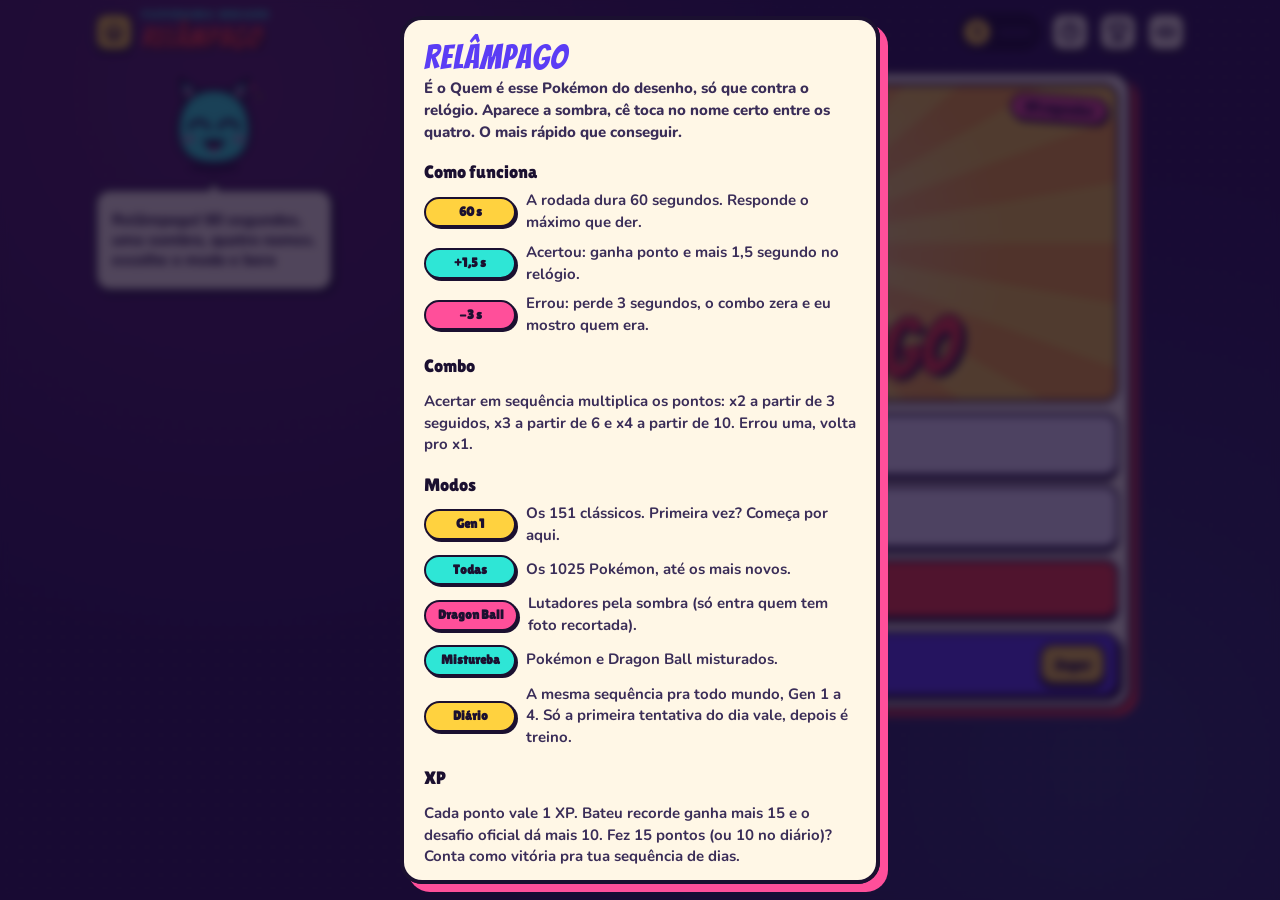
<file: relampago/index.html>
<!doctype html>
<html lang="pt-BR"><head>
<meta charset="utf-8"><meta name="viewport" content="width=device-width, initial-scale=1, viewport-fit=cover">
<meta name="theme-color" content="#2A1650">
<title>Relâmpago · Fliperama Bugado</title>
<meta name="description" content="Quem é esse Pokémon? contra o relógio: 60 segundos, uma sombra e quatro nomes. Tem Gen 1, todas as gerações, Dragon Ball, Mistureba e Desafio do Dia.">
<link rel="preconnect" href="https://fonts.googleapis.com"><link rel="preconnect" href="https://fonts.gstatic.com" crossorigin>
<link rel="stylesheet" href="https://fonts.googleapis.com/css2?family=Bangers&family=Lilita+One&family=Nunito:wght@600;800;900&display=swap">
<link rel="stylesheet" href="../shared/base.css?v=2609242000">
<style>
:root{--ray1:#FFD23F;--ray2:#FFB02E;--blue:#3D7BFF}

/* ---------- layout ---------- */
.wrap{padding-block:8px 20px}
.layout{display:grid;gap:8px;margin-top:4px}
/* balão com altura fixa: fala curta ou longa, a TV não pula no meio da rodada */
#mascot .bg-bubble{min-height:74px}
#mascot .bg-bubble p{display:-webkit-box;-webkit-line-clamp:4;-webkit-box-orient:vertical;overflow:hidden}
.game{min-width:0;width:100%;max-width:720px;margin:0 auto}
/* "RELÂMPAGO" não cabia na barra em 360px */
@media (max-width:380px){ .bar-title b{font-size:21px;letter-spacing:.02em} }
@media (min-width:880px){
  .layout{grid-template-columns:240px minmax(0,1fr);gap:24px;align-items:start;margin-top:14px}
  #mascot{position:sticky;top:14px}
  #mascot .bg-bubble{min-height:104px}
  #mascot .bg-bubble p{-webkit-line-clamp:6}
}

/* ---------- a "TV" ---------- */
.tv{position:relative;background:var(--paper);color:var(--ink);border:4px solid var(--ink);border-radius:22px;box-shadow:6px 6px 0 var(--red);padding:9px}

/* ---------- HUD ---------- */
.hud{position:relative;display:flex;align-items:center;gap:7px;margin-bottom:8px}
.tv:not(.playing) .hud,.tv:not(.playing) .answers{display:none}
.tv.playing .menu{display:none}
.timer{position:relative;flex:1;min-width:0;height:36px;border:3px solid var(--ink);border-radius:99px;background:#3b2766;overflow:hidden}
.timer i{position:absolute;inset:0;background:var(--cyan);transform-origin:0 50%;transition:background-color .3s}
.timer.mid i{background:var(--sun)}
.timer.low i{background:var(--red)}
.timer b{position:absolute;inset:0;display:grid;place-items:center;font-family:var(--display);font-weight:400;font-size:24px;letter-spacing:.06em;line-height:1;color:#fff;-webkit-text-stroke:1.5px var(--ink);paint-order:stroke fill;font-variant-numeric:tabular-nums}
.timer.low{animation:tick .5s ease-in-out infinite alternate}
@keyframes tick{to{transform:scale(1.04)}}
.chipbox{flex:none;display:flex;flex-direction:column;align-items:center;justify-content:center;min-width:56px;height:42px;padding:0 8px;border:3px solid var(--ink);border-radius:12px;background:#fff;box-shadow:0 3px 0 var(--ink);line-height:1}
.chipbox b{font-family:var(--chunky);font-weight:400;font-size:20px;font-variant-numeric:tabular-nums}
.chipbox small{font-size:11px;font-weight:900;letter-spacing:.02em;text-transform:uppercase;color:#6b5a90}
.chipbox.bump{animation:bump .3s cubic-bezier(.3,1.8,.5,1)}
@keyframes bump{40%{transform:scale(1.18) rotate(-4deg)}}
.combo.lv2{background:var(--cyan)}
.combo.lv3{background:var(--pink)}
.combo.lv4{background:var(--sun);animation:hot .6s ease-in-out infinite alternate}
.combo.lv2 small,.combo.lv3 small,.combo.lv4 small{color:var(--ink)}
@keyframes hot{to{transform:rotate(-4deg) scale(1.06)}}
.quit{width:42px;height:42px;border-radius:12px;box-shadow:0 3px 0 var(--ink)}
.quit.armed{background:var(--pink)}
.fl{position:absolute;top:-4px;z-index:8;pointer-events:none;font-family:var(--display);font-size:24px;letter-spacing:.03em;white-space:nowrap;-webkit-text-stroke:1.5px var(--ink);paint-order:stroke fill;text-shadow:2px 2px 0 var(--ink)}

/* ---------- palco (bumper do desenho) ---------- */
.stage{position:relative;height:clamp(196px,36svh,330px);border:3px solid var(--ink);border-radius:16px;overflow:hidden;isolation:isolate;background:var(--ray2);user-select:none;-webkit-user-select:none}
.tv:not(.playing) .stage{height:clamp(176px,29svh,300px)}
@media (min-width:880px){
  .stage{height:clamp(300px,calc(100vh - 330px),440px)}
  .tv:not(.playing) .stage{height:clamp(220px,calc(100vh - 480px),320px)}
  .ans{min-height:64px}
}
/* era .sun, mas batia com o .pill.sun do base.css: o +XP e as etiquetas amarelas dos modais viravam um sol gigante cobrindo a tela */
.rays{position:absolute;left:50%;top:50%;width:max(260%,900px);aspect-ratio:1;transform:translate(-50%,-50%);z-index:-2;
  background:repeating-conic-gradient(from 0deg,var(--ray1) 0deg 10deg,var(--ray2) 10deg 20deg);animation:spin 50s linear infinite}
.stage::before{content:"";position:absolute;inset:0;z-index:-1;background:radial-gradient(circle at 50% 52%,rgba(255,255,255,.75),rgba(255,255,255,.18) 34%,transparent 62%);pointer-events:none}
@keyframes spin{to{transform:translate(-50%,-50%) rotate(360deg)}}
.stage.db{--ray1:#FFA24A;--ray2:#FF6E2E}
.stage.bad{--ray1:#FF9CC3;--ray2:#FF5E9E}
.stage.ok{--ray1:#B8F5D0;--ray2:#5EE39A}
.stage.bad{animation:shake .42s}
@keyframes shake{20%{transform:translateX(-7px) rotate(-1deg)}45%{transform:translateX(6px) rotate(1deg)}70%{transform:translateX(-3px)}}
.st-title{position:absolute;left:10px;top:8px;z-index:3;margin:0;font-family:var(--display);font-weight:400;font-size:clamp(19px,5.6vw,32px);line-height:.92;letter-spacing:.03em;color:#fff;-webkit-text-stroke:2px var(--ink);paint-order:stroke fill;text-shadow:3px 3px 0 var(--blue);transform:rotate(-5deg);transform-origin:0 0;pointer-events:none}
.pic-box{position:absolute;inset:15% 8% 13%;z-index:1}
.pic{position:absolute;inset:0;width:100%;height:100%;object-fit:contain;filter:brightness(0);transition:filter .3s ease,transform .45s cubic-bezier(.3,1.6,.5,1);-webkit-user-drag:none;pointer-events:none}
.pic.in{animation:pic-in .32s cubic-bezier(.3,1.6,.5,1)}
@keyframes pic-in{from{transform:scale(.55);opacity:0}}
.stage.rev .pic{filter:brightness(1) drop-shadow(3px 4px 0 rgba(27,16,48,.5));transform:scale(1.06)}
.stage.idle .pic{animation:float 3s ease-in-out infinite}
@keyframes float{50%{transform:translateY(-6px) rotate(-2deg)}}
.st-name{position:absolute;left:50%;bottom:8px;z-index:4;max-width:96%;transform:translateX(-50%) rotate(-2deg);font-family:var(--display);font-weight:400;font-size:clamp(24px,7.4vw,44px);line-height:1.1;letter-spacing:.03em;white-space:nowrap;overflow:hidden;text-overflow:ellipsis;padding:0 4px;color:var(--sun);-webkit-text-stroke:2px var(--ink);paint-order:stroke fill;text-shadow:3px 3px 0 var(--ink);opacity:0;pointer-events:none}
.stage.rev .st-name{opacity:1;animation:name-in .35s cubic-bezier(.3,1.6,.5,1)}
.stage.bad .st-name{color:#fff;text-shadow:3px 3px 0 var(--pink)}
@keyframes name-in{from{transform:translateX(-50%) rotate(-2deg) scale(.4);opacity:0}}
.flash{position:absolute;inset:0;z-index:5;background:#fff;opacity:0;pointer-events:none}
.cd{position:absolute;inset:0;z-index:6;display:grid;place-items:center;font-family:var(--display);font-size:clamp(88px,27vw,170px);line-height:1;color:#fff;-webkit-text-stroke:4px var(--ink);paint-order:stroke fill;text-shadow:6px 6px 0 var(--red);pointer-events:none}
.cd:empty{display:none}
.cd.go{color:var(--sun)}
.st-load{position:absolute;right:8px;bottom:8px;z-index:6}
.stage .burst{top:42%;font-size:clamp(34px,10vw,58px)}
/* estado de menu: logo */
.logo{position:absolute;left:50%;bottom:6px;z-index:4;display:none;align-items:center;gap:2px;transform:translateX(-50%) rotate(-3deg);font-family:var(--display);font-weight:400;font-size:clamp(42px,13vw,76px);line-height:1;letter-spacing:.03em;white-space:nowrap;color:var(--red);-webkit-text-stroke:3px var(--ink);paint-order:stroke fill;text-shadow:4px 4px 0 var(--ink);pointer-events:none}
.logo svg{width:.72em;height:.72em;flex:none;margin-top:-.06em}
.stage.idle .logo{display:flex}
.stage.idle .st-name{display:none}
.tagline{position:absolute;right:8px;top:9px;z-index:4;transform:rotate(4deg)}
.stage:not(.idle) .tagline{display:none}

/* ---------- respostas ---------- */
.answers{display:grid;grid-template-columns:1fr 1fr;gap:8px;margin-top:9px}
.ans{position:relative;min-width:0;min-height:58px;padding:6px 8px 6px 36px;display:flex;align-items:center;font-size:clamp(15px,4.3vw,19px);line-height:1.05;text-align:left;overflow-wrap:anywhere;hyphens:auto;background:#fff}
.ans kbd{position:absolute;left:7px;top:50%;transform:translateY(-50%);font-size:12px;background:var(--paper2)}
.ans span{min-width:0;display:-webkit-box;-webkit-line-clamp:2;-webkit-box-orient:vertical;overflow:hidden}
.answers.lock .ans{pointer-events:none}
.answers.done .ans:not(.ok):not(.bad){opacity:.45}
.ans.ok{background:var(--green);animation:bump .35s cubic-bezier(.3,1.8,.5,1)}
.ans.bad{background:var(--red);color:#fff}
.ans.bad kbd{color:var(--ink)}
@media (hover:none){ .ans{padding-left:10px;justify-content:center;text-align:center} .ans kbd{display:none} }
@media (hover:hover){ .ans:hover{background:var(--paper2)} .ans.ok:hover{background:var(--green)} .ans.bad:hover{background:var(--red)} }

/* ---------- menu ---------- */
.menu{margin-top:10px}
.modes{display:grid;grid-template-columns:1fr 1fr;gap:8px}
.mode{min-width:0;min-height:64px;padding:6px 10px;display:flex;flex-direction:column;align-items:flex-start;justify-content:center;gap:1px;text-align:left;background:var(--paper2)}
.mode b{font-family:var(--chunky);font-weight:400;font-size:18px;line-height:1.05;white-space:nowrap;overflow:hidden;text-overflow:ellipsis;max-width:100%}
.mode small{font-family:var(--body);font-size:12px;line-height:1.2;font-weight:800;color:#6b5a90;white-space:nowrap;overflow:hidden;text-overflow:ellipsis;max-width:100%}
.mode small em{font-style:normal;color:var(--ink)}
.mode[aria-pressed="true"]{background:var(--sun);transform:translateY(-2px) rotate(-1deg);box-shadow:0 5px 0 var(--ink)}
.mode[aria-pressed="true"] small{color:var(--text-ink)}
.mode[aria-pressed="true"]:active{transform:translateY(2px);box-shadow:0 1px 0 var(--ink)}
.play{width:100%;height:60px;margin-top:10px;display:flex;align-items:center;justify-content:center;gap:10px;background:var(--red);color:#fff;font-family:var(--display);font-size:32px;letter-spacing:.06em;-webkit-text-stroke:1.5px var(--ink);paint-order:stroke fill;text-shadow:2px 2px 0 var(--ink)}
.play small{font-family:var(--chunky);font-size:13px;letter-spacing:.02em;-webkit-text-stroke:0;text-shadow:none;background:var(--paper);color:var(--ink);border:2px solid var(--ink);border-radius:99px;padding:1px 8px;white-space:nowrap;overflow:hidden;text-overflow:ellipsis;max-width:48%}
.daily{margin-top:12px;display:flex;align-items:center;gap:10px;padding:9px 10px 9px 12px;background:var(--violet);color:#fff;border:3px solid var(--ink);border-radius:16px;box-shadow:4px 4px 0 var(--ink)}
.daily .bolt{flex:none;width:38px;height:38px;display:grid;place-items:center;border:2.5px solid var(--ink);border-radius:50%;background:var(--sun)}
.daily .bolt svg{width:22px;height:22px}
.daily .txt{flex:1;min-width:0;line-height:1.15}
.daily .txt b{display:block;font-family:var(--chunky);font-weight:400;font-size:17px;white-space:nowrap;overflow:hidden;text-overflow:ellipsis}
.daily .txt span{font-size:12px;color:#E4DBFF}
.daily .acts{flex:none;display:flex;gap:6px}
.daily .btn{height:42px;padding:0 12px;font-size:15px}
.daily .icon-btn{width:42px;height:42px}

/* ---------- burst por cima do modal ---------- */
.burst-layer{position:fixed;inset:0;pointer-events:none;overflow:hidden;z-index:55}
.burst-layer .burst{top:30%}

/* ---------- modais ---------- */
.res-top{text-align:center}
.bg-card .res-top h2.big{display:inline-block}
.res-score{display:flex;align-items:baseline;justify-content:center;gap:6px;margin:4px 0 0}
.res-score b{font-family:var(--display);font-weight:400;font-size:76px;line-height:1;color:var(--red);-webkit-text-stroke:2.5px var(--ink);paint-order:stroke fill;text-shadow:4px 4px 0 var(--sun)}
.res-score span{font-family:var(--chunky);font-size:22px;color:var(--ink)}
.res-note{margin:2px 0 0;text-align:center;font-size:14px!important}
.res-note .pill{margin:2px}
.missed{display:grid;grid-template-columns:repeat(auto-fill,minmax(88px,1fr));gap:6px}
.miss{min-width:0;display:flex;flex-direction:column;align-items:center;gap:2px;padding:4px 4px 6px;background:#fff;border:2.5px solid var(--ink);border-radius:10px;box-shadow:0 2px 0 var(--ink)}
.miss img{width:60px;height:60px;object-fit:contain}
.miss.pk img{width:72px;height:72px;margin:-6px;image-rendering:pixelated}
.miss.db img{object-fit:cover;object-position:50% 12%}
.miss img.x{visibility:hidden}
.miss b{max-width:100%;font-family:var(--chunky);font-weight:400;font-size:13px;line-height:1.1;text-align:center;color:var(--ink);overflow-wrap:anywhere}
.clean{margin:0;padding:12px;border:3px dashed #cbb8ef;border-radius:12px;text-align:center}
.st-list{display:flex;flex-direction:column;gap:6px}
.st-row{display:grid;grid-template-columns:minmax(0,1.3fr) auto minmax(0,1fr);align-items:center;gap:8px;padding:6px 10px;background:#fff;border:2.5px solid var(--ink);border-radius:12px}
.st-row b{font-family:var(--chunky);font-weight:400;font-size:15px;color:var(--ink);white-space:nowrap;overflow:hidden;text-overflow:ellipsis}
.st-row .best{font-family:var(--display);font-size:26px;line-height:1;color:var(--red);-webkit-text-stroke:1px var(--ink);paint-order:stroke fill}
.st-row small{font-size:12px;font-weight:800;color:#6b5a90;text-align:right}
.bg-card li .pill{flex:none;min-width:92px;text-align:center}
.bg-card .stat-grid.four{grid-template-columns:repeat(2,minmax(0,1fr))}
@media (min-width:460px){ .bg-card .stat-grid.four{grid-template-columns:repeat(4,minmax(0,1fr))} }
.bg-card .stat span{letter-spacing:0}
.bg-card li{align-items:center}
</style>
</head><body>
<div class="wrap">
  <header id="bar"></header>
  <div class="layout">
    <div id="mascot"></div>
    <main class="game">
      <section class="tv" id="tv" aria-label="Relâmpago">
        <div class="hud" id="hud">
          <div class="timer" id="timer" role="timer" aria-label="Tempo restante"><i id="tFill"></i><b id="tNum">60</b></div>
          <div class="chipbox score" id="score"><b id="sNum">0</b><small>pts</small></div>
          <div class="chipbox combo" id="combo"><b id="cMult">x1</b><small id="cStreak">combo 0</small></div>
          <button class="icon-btn quit" type="button" id="quit" aria-label="Parar a rodada" title="Parar a rodada"><svg viewBox="0 0 24 24"><path d="M6 6l12 12M18 6 6 18"/></svg></button>
        </div>

        <div class="stage idle" id="stage">
          <div class="rays" aria-hidden="true"></div>
          <p class="st-title" id="stTitle" aria-hidden="true">QUEM É ESSE<br>POKÉMON?</p>
          <span class="pill pink tagline" aria-hidden="true">60 segundos</span>
          <div class="pic-box" id="picBox"></div>
          <div class="st-name" id="stName" aria-live="polite"></div>
          <div class="logo" aria-hidden="true"><svg viewBox="0 0 24 32"><path d="M14 1 2 18h8l-3 13 14-19h-8l4-11z" fill="#FFD23F" stroke="#1B1030" stroke-width="2.4" stroke-linejoin="round"/></svg>RELÂMPAGO</div>
          <div class="flash" id="flash"></div>
          <div class="cd" id="cd" aria-live="assertive"></div>
          <span class="pill st-load" id="stLoad" hidden>carregando...</span>
          <div class="burst" id="stBurst" aria-hidden="true"></div>
        </div>

        <div class="answers lock" id="answers" role="group" aria-label="Opções de resposta">
          <button class="btn ans" type="button" data-i="0"><kbd>1</kbd><span>?</span></button>
          <button class="btn ans" type="button" data-i="1"><kbd>2</kbd><span>?</span></button>
          <button class="btn ans" type="button" data-i="2"><kbd>3</kbd><span>?</span></button>
          <button class="btn ans" type="button" data-i="3"><kbd>4</kbd><span>?</span></button>
        </div>

        <div class="menu" id="menu">
          <nav class="modes" id="modes" aria-label="Modos de jogo"></nav>
          <button class="btn play" type="button" id="play">VALENDO! <small id="playSub">Gen 1</small></button>
          <div class="daily" id="daily"></div>
        </div>
      </section>
    </main>
  </div>
</div>
<div class="burst-layer" aria-hidden="true"><div class="burst" id="burst"></div></div>

<script src="../shared/falas.js?v=2609242000"></script><script src="../shared/bugado.js?v=2609242000"></script>
<script src="../pokemon/pokedex.js?v=2609242000"></script><script src="../dragonball/personagens.js?v=2609242000"></script>
<script src="falas-relampago.js?v=2609242000"></script>
<script>
(() => {
'use strict';
const B = window.Bugado;
const $ = s => document.querySelector(s);
const esc = s => String(s).replace(/[&<>"]/g, c => ({'&':'&amp;','<':'&lt;','>':'&gt;','"':'&quot;'}[c]));
const keyOf = s => B.normalize(s).replace(/[^a-z0-9]/g, '');
const ART = n => `https://raw.githubusercontent.com/PokeAPI/sprites/master/sprites/pokemon/other/official-artwork/${n}.png`;
const SPR = n => `https://raw.githubusercontent.com/PokeAPI/sprites/master/sprites/pokemon/${n}.png`;
const RM = B.RM;
const GAME = 'relampago';
const ROUND = 60, BONUS = 1.5, PENALTY = 3, FAST = 1.5;
const BOLT = '<svg viewBox="0 0 24 32" aria-hidden="true"><path d="M14 1 2 18h8l-3 13 14-19h-8l4-11z" fill="#FFD23F" stroke="#1B1030" stroke-width="2.4" stroke-linejoin="round"/></svg>';

/* ---------------- dados ---------------- */
const DEX = (window.POKEDEX || []).map(r => ({ kind:'pk', num:r[0], name:r[1], gen:r[2], t1:r[3], t2:r[4], h:r[5], color:r[7], stage:r[8], key:keyOf(r[1]), img:ART(r[0]), spr:SPR(r[0]) }));
// só entra quem tem foto recortada (fundo transparente): print com fundo vira um retângulo preto na silhueta
const DBC = (window.DB_CHARS || []).filter(c => c.img && c.render !== false).map(c => ({ kind:'db', name:c.nome, key:keyOf(c.nome), img:c.img, spr:c.img, spr2:c.img2 || '', raca:c.raca, afil:c.afiliacao, estreia:c.estreia, genero:c.genero, cabelo:c.cabelo }));
const MODES = {
  gen1:  { label:'Gen 1',          title:'Geração 1',         sub:'151 clássicos',       jitter:3.2, start:'rlInicioGen1' },
  todas: { label:'Todas',          title:'Todas as gerações', sub:'1025 Pokémon',        jitter:2.3, start:'rlInicioTodas' },
  db:    { label:'Dragon Ball',    title:'Dragon Ball',       sub:`${DBC.length} lutadores`, jitter:2.4, start:'rlInicioDB' },
  mix:   { label:'Mistureba',      title:'Mistureba',         sub:'Pokémon + DB',        jitter:2.6, start:'rlInicioMix' },
  diario:{ label:'Desafio do Dia', title:'Desafio do Dia',    sub:'Gen 1 a 4',             jitter:2.6, start:'rlInicioDiario', daily:true }
};
const PLAY_MODES = ['gen1', 'todas', 'db', 'mix'];
const POOLS = { gen1:DEX.filter(p => p.gen === 1), todas:DEX, db:DBC, diario:DEX.filter(p => p.gen <= 4) };
const ESP = window.RL_ESP || {};

/* ---------------- parecidos (pra escolher as opções erradas) ---------------- */
const shares = (a, b) => a.t1 === b.t1 || a.t1 === b.t2 || (!!a.t2 && (a.t2 === b.t1 || a.t2 === b.t2));
// mesma linha evolutiva (aproximação: números vizinhos, mesma geração, tipo em comum e estágio na ordem certa)
const sameLine = (a, b) => a.kind === 'pk' && b.kind === 'pk' && a !== b && a.gen === b.gen && Math.abs(a.num - b.num) <= 2
  && a.stage !== b.stage && (a.num - b.num) * (a.stage - b.stage) > 0 && shares(a, b);
function sim(a, b){
  let s = 0;
  if (a.kind === 'db'){
    if (a.raca === b.raca) s += 2; if (a.afil === b.afil) s += 1.3; if (a.estreia === b.estreia) s += 1;
    if (a.genero === b.genero) s += 1.6; if (a.cabelo === b.cabelo) s += .5; return s;
  }
  if (a.t1 === b.t1) s += 2; else if (shares(a, b)) s += 1.3;
  if (a.gen === b.gen) s += 1;
  const hr = Math.max(a.h, b.h) / Math.max(.1, Math.min(a.h, b.h));
  if (hr < 1.5) s += 1; else if (hr < 2.2) s += .4;
  if (a.color === b.color) s += .6;
  if (sameLine(a, b)) s += 1.2;
  return s;
}
function makeQ(item, pool, rnd, jitter){
  const sc = [];
  for (const p of pool){ if (p === item || p.name === item.name) continue; sc.push([sim(item, p) + rnd() * jitter, p]); }
  sc.sort((x, y) => y[0] - x[0]);
  const opts = [item];
  for (const [, p] of sc){ if (opts.length === 4) break; if (!opts.some(o => o.name === p.name)) opts.push(p); }
  return { item, opts: B.shuffle(opts, rnd) };
}
// fila de perguntas: embaralha o conjunto e só repete depois de passar por todos
function makeFeed(mode, rnd){
  const J = MODES[mode].jitter;
  if (mode === 'mix'){
    let pk = [], db = [];
    return () => {
      if (!pk.length) pk = B.shuffle(DEX.slice(), rnd);
      if (!db.length) db = B.shuffle(DBC.slice(), rnd);
      const useDb = DBC.length > 4 && rnd() < .32;
      return useDb ? makeQ(db.pop(), DBC, rnd, J) : makeQ(pk.pop(), DEX, rnd, J);
    };
  }
  const pool = POOLS[mode]; let bag = [];
  return () => { if (!bag.length) bag = B.shuffle(pool.slice(), rnd); return makeQ(bag.pop(), pool, rnd, J); };
}
const dailySeed = day => ((day * 2654435761) ^ 0x5EED5) >>> 0;
const art = it => it.kind === 'db' && it.genero === 'Feminino' ? 'A' : 'O';
const multOf = s => s >= 10 ? 4 : s >= 6 ? 3 : s >= 3 ? 2 : 1;

/* ---------------- persistência ---------------- */
const MODE_KEY = 'fliperama.relampago.mode', DKEY = 'fliperama.relampago.daily', HELP_KEY = 'fliperama.relampago.seenHelp';
function G(){ const g = B.game(GAME); g.modes = g.modes || {}; return g; }
function MS(m){ const g = G(); g.modes[m] = Object.assign({ played:0, best:0, correct:0, answered:0, bestCombo:0 }, g.modes[m] || {}); return g.modes[m]; }
function daily(){
  const d = B.store.get(DKEY), day = B.dayNumber();
  return d && d.day === day ? d : { day, started:false, done:false, score:0, correct:0, total:0, bestCombo:0 };
}
const saveDaily = d => B.store.set(DKEY, d);
// abandonou o diário no meio (fechou a aba)? vale o que fez até ali
(function fixAbandoned(){
  const d = daily();
  if (d.started && !d.done){ d.done = true; saveDaily(d); G().lastDaily = { day:d.day, won:d.score >= 10, score:d.score }; B.saveProfile(); }
})();

/* ---------------- elementos ---------------- */
const tv = $('#tv'), stage = $('#stage'), picBox = $('#picBox'), stName = $('#stName'), stTitle = $('#stTitle');
const answersEl = $('#answers'), ansBtns = [...answersEl.querySelectorAll('.ans')];
const timerEl = $('#timer'), tFill = $('#tFill'), tNum = $('#tNum');

/* ---------------- estado ---------------- */
let mode = PLAY_MODES.includes(B.store.get(MODE_KEY)) ? B.store.get(MODE_KEY) : 'gen1';
let phase = 'menu';   // menu | count | wait | ask | reveal | over
let R = null, tokenSeq = 0, lastTalk = 0, endTalkT = [], quitArm = 0;

/* ---------------- fala durante o jogo ---------------- */
function playTalk(cat, vars, mood = 'talk', prio = false, hold = 4200){
  const now = Date.now();
  if (!prio && now - lastTalk < 2000) return false;
  lastTalk = now;
  if (R){ R.since = 0; R.gap = 2 + (Math.random() < .5 ? 1 : 0); }
  B.talk(cat, vars, mood, hold);
  if (mood === 'shock' || mood === 'dead') B.glitch();
  return true;
}
function comment(ok, item, pick, t, lost){
  R.since++;
  const vars = { nome:item.name, errado:pick.name, n:R.streak };
  const esp = !!ESP[item.key], due = R.since >= R.gap, r = Math.random();
  if (ok){
    const s = R.streak;
    if (s === 3) return playTalk('rlCombo3', vars, 'happy', true);
    if (s === 6) return playTalk('rlCombo6', vars, 'happy', true);
    if (s === 10) return playTalk('rlCombo10', vars, 'shock', true);
    if (s > 10 && s % 5 === 0) return playTalk('rlComboMais', vars, 'happy', true);
    if (!due) return;
    let cat;
    if (esp && r < .45) cat = 'rl@' + item.key;
    else if (t < FAST && r < .75) cat = 'rlRapido';
    else if (t > 4.5 && r < .8) cat = 'rlDevagar';
    else if (item.kind === 'db') cat = r < .7 ? 'rlDbAcerto' : 'rlAcertoNome';
    else cat = r < .5 ? 'rlAcerto' : 'rlAcertoNome';
    playTalk(cat, vars, t < FAST ? 'shock' : 'happy');
  } else {
    if (lost >= 4) return playTalk('rlComboQuebrou', { ...vars, n:lost }, 'dead', true);
    const evo = sameLine(item, pick);
    if (evo && (due || r < .7)) return playTalk('rlConfundiuEvo', vars, 'shock', true);
    if (!due && !(esp && r < .3)) return;
    let cat;
    if (esp && r < .35) cat = 'rl@' + item.key;
    else if (item.kind === 'pk' && pick.kind === 'pk' && shares(item, pick) && r < .6) cat = 'rlConfundiuTipo';
    else if (item.kind === 'db') cat = pick.kind === 'db' && item.raca === pick.raca && r < .5 ? 'rlDbConfundiu' : 'rlDbErro';
    else cat = 'rlErro';
    playTalk(cat, vars, Math.random() < .4 ? 'dead' : 'smug');
  }
}

/* ---------------- HUD ---------------- */
function renderClock(){
  const L = Math.max(0, R ? R.left : ROUND);
  tFill.style.transform = `scaleX(${Math.min(1, L / ROUND)})`;
  tNum.textContent = L < 10 ? L.toFixed(1).replace('.', ',') : String(Math.ceil(L));
  timerEl.classList.toggle('mid', L <= 20 && L > 10);
  timerEl.classList.toggle('low', L <= 10);
}
function bump(el){ if (RM) return; el.classList.remove('bump'); void el.offsetWidth; el.classList.add('bump'); }
function renderHud(bumpScore){
  const s = R ? R.score : 0, st = R ? R.streak : 0, m = multOf(st);
  $('#sNum').textContent = s;
  $('#cMult').textContent = 'x' + m;
  $('#cStreak').textContent = 'combo ' + st;
  const c = $('#combo'); c.classList.remove('lv2', 'lv3', 'lv4'); if (m > 1) c.classList.add('lv' + m);
  if (bumpScore) bump($('#score'));
  renderClock();
}
function floatText(anchor, text, color){
  const hud = $('#hud'), el = document.createElement('span');
  el.className = 'fl'; el.textContent = text; el.style.color = color;
  el.style.left = (anchor.offsetLeft + anchor.offsetWidth / 2) + 'px';
  hud.appendChild(el);
  const k = RM ? [{ opacity:1, transform:'translateX(-50%)' }, { opacity:0, transform:'translateX(-50%)' }]
    : [{ opacity:0, transform:'translate(-50%,10px) scale(.6)' }, { opacity:1, transform:'translate(-50%,-14px) scale(1.1)', offset:.3 }, { opacity:0, transform:'translate(-50%,-34px) scale(1)' }];
  el.animate(k, { duration:900, easing:'ease-out' }).onfinish = () => el.remove();
}
function flash(strong){
  $('#flash').animate([{ opacity: RM ? .35 : (strong ? .95 : .8) }, { opacity:0 }], { duration: RM ? 200 : 380, easing:'ease-out' });
}

/* ---------------- imagens (pré-carrega 3 à frente, pula as que falham) ---------------- */
function prep(q){
  const el = new Image(), e = { q, el, st:'loading', cb:null, to:0 };
  el.alt = 'Silhueta misteriosa'; el.draggable = false; el.decoding = 'async';
  const done = st => { if (e.st !== 'loading') return; e.st = st; clearTimeout(e.to); if (e.cb) e.cb(); };
  el.onload = () => done('ok'); el.onerror = () => done('err');
  e.to = setTimeout(() => done('err'), 8000);
  el.src = q.item.img;
  return e;
}
function fill(){ while (R.ahead.length < 3) R.ahead.push(prep(R.feed())); }
function advance(){
  if (!R) return;
  fill();
  const e = R.ahead.shift(); fill();
  if (e.st === 'ok') return show(e);
  if (e.st === 'err') return skip();
  phase = 'wait'; answersEl.classList.add('lock');
  const tk = R.token;
  const slow = setTimeout(() => {
    if (!R || R.token !== tk || phase !== 'wait') return;
    $('#stLoad').hidden = false;
    if (!R.saidLoad){ R.saidLoad = true; playTalk('rlCarregando', null, 'smug', true); }
  }, 700);
  e.cb = () => {
    clearTimeout(slow);
    if (!R || R.token !== tk || phase !== 'wait') return;
    $('#stLoad').hidden = true;
    if (e.st === 'ok') show(e); else skip();
  };
}
function skip(){
  if (++R.fails >= 8){ netFail(); return; }
  advance();
}
function netFail(){
  const r = R;
  playTalk('rlSemInternet', null, 'dead', true, 9000);
  if (r.total > 0){ endRound('net'); return; }
  if (r.official){ const d = daily(); d.started = false; saveDaily(d); }   // não queima a tentativa oficial
  R = null; toMenu();
}

/* ---------------- rodada ---------------- */
function setTitle(kind){ stTitle.innerHTML = kind === 'db' ? 'QUEM É ESSE<br>GUERREIRO?' : 'QUEM É ESSE<br>POKÉMON?'; }
function show(e){
  const q = e.q, kind = q.item.kind;
  R.cur = q; R.askT = 0; R.fails = 0;
  e.el.className = 'pic' + (RM ? '' : ' in');
  picBox.replaceChildren(e.el);
  stage.classList.remove('rev', 'ok', 'bad', 'idle');
  stage.classList.toggle('db', kind === 'db');
  setTitle(kind);
  stName.textContent = '';
  q.opts.forEach((o, i) => { const b = ansBtns[i]; b.className = 'btn ans'; b.querySelector('span').textContent = o.name; });
  answersEl.classList.remove('lock', 'done');
  phase = 'ask';
  if (R.mode === 'mix' && R.lastKind && R.lastKind !== kind && Math.random() < .35) playTalk('rlMixTroca', null, 'shock');
  R.lastKind = kind;
}
function answer(i){
  if (phase !== 'ask' || !R) return;
  const q = R.cur, item = q.item, pick = q.opts[i], ok = pick === item, t = R.askT;
  phase = 'reveal'; R.total++; R.revOk = ok;
  answersEl.classList.add('lock', 'done');
  ansBtns[q.opts.indexOf(item)].classList.add('ok');
  const img = picBox.querySelector('img'); if (img) img.alt = item.name;
  stName.textContent = `${ok ? 'É' : 'ERA'} ${art(item)} ${item.name.toUpperCase()}!`;
  stage.classList.add('rev', ok ? 'ok' : 'bad');
  let lost = 0;
  if (ok){
    const prevMult = multOf(R.streak);
    R.streak++; R.correct++;
    const m = multOf(R.streak); R.score += m; R.bestCombo = Math.max(R.bestCombo, R.streak);
    const before = R.left; R.left = Math.min(ROUND, R.left + BONUS);
    flash(true); B.sfx.place(Math.min(R.streak, 14));
    floatText($('#score'), '+' + m, '#FFD23F');
    if (R.left - before > .05) floatText(timerEl, '+' + String(Math.round((R.left - before) * 10) / 10).replace('.', ',') + 's', '#3DDC84');
    if (m > prevMult){ setTimeout(() => B.sfx.unit(), 120); B.burst($('#stBurst'), `COMBO x${m}!`, m === 4 ? '#FFD23F' : m === 3 ? '#FF4F9A' : '#2EE6D6'); bump($('#combo')); }
    renderHud(true);
  } else {
    lost = R.streak; R.streak = 0;
    R.left = Math.max(0, R.left - PENALTY);
    ansBtns[i].classList.add('bad');
    B.sfx.err(); flash(false);
    if (!R.missed.some(x => x.key === item.key && x.kind === item.kind)) R.missed.push(item);
    floatText(timerEl, '−3s', '#FF3B3B');
    if (lost >= 3) bump($('#combo'));
    renderHud(false);
  }
  if (R.official){ const d = daily(); Object.assign(d, { score:R.score, correct:R.correct, total:R.total, bestCombo:R.bestCombo }); saveDaily(d); }
  comment(ok, item, pick, t, lost);
  const tk = R.token;
  setTimeout(() => {
    if (!R || R.token !== tk) return;
    if (R.left <= 0) return timeUp(true);
    advance();
  }, ok ? (RM ? 480 : 640) : 1250);
}
function timeUp(afterReveal){
  if (!R || phase === 'over') return;
  phase = 'over';
  answersEl.classList.add('lock');
  const cur = R.cur;
  if (!afterReveal && cur){   // a última ficou sem resposta: mostra quem era (entra na lista pra estudar)
    const item = cur.item;
    answersEl.classList.add('done');
    ansBtns[cur.opts.indexOf(item)].classList.add('ok');
    stName.textContent = `ERA ${art(item)} ${item.name.toUpperCase()}!`;
    stage.classList.add('rev', 'bad');
    if (!R.missed.some(x => x.key === item.key && x.kind === item.kind)) R.missed.push(item);
  }
  B.tone(330, .5, 'sawtooth', .06, 0, 110);
  B.burst($('#stBurst'), 'TEMPO!', '#FFFFFF');
  playTalk('rlTempo', null, 'shock', true);
  const tk = R.token;
  setTimeout(() => { if (R && R.token === tk) endRound('time'); }, 1400);
}

/* relógio */
// rAF deixa a barra lisa; o setInterval garante que o relógio anda mesmo onde o rAF não roda
let lastT = performance.now();
function loop(){ requestAnimationFrame(loop); step(); }
setInterval(step, 100);
function step(){
  const t = performance.now();
  const dt = Math.min(.25, Math.max(0, (t - lastT) / 1000)); lastT = t;
  // o relógio corre na pergunta e no "flash" do acerto; pausa na contagem, carregando imagem e mostrando o erro
  const running = phase === 'ask' || (phase === 'reveal' && R && R.revOk);
  if (!R || !running || document.hidden || B.isModalOpen()) return;
  R.left -= dt; if (phase === 'ask') R.askT += dt;
  if (R.left <= 10 && !R.said10 && R.total > 0){ R.said10 = true; playTalk('rlUltimos10', null, 'shock', true, 3500); }
  const sec = Math.ceil(R.left);
  if (sec <= 5 && sec > 0 && sec !== R.lastTick){ R.lastTick = sec; B.tone(sec === 1 ? 1320 : 990, .06, 'square', .035); }
  if (R.left <= 0){ R.left = 0; renderClock(); timeUp(phase === 'reveal'); return; }
  renderClock();
}
requestAnimationFrame(loop);

function start(m, official){
  if (phase !== 'menu') return;
  B.closeModal(true);
  endTalkT.forEach(clearTimeout); endTalkT = [];
  const isDaily = m === 'diario', day = B.dayNumber();
  const rnd = isDaily ? B.rng(dailySeed(day)) : Math.random;
  R = { mode:m, daily:isDaily, official:isDaily && !!official, day, feed:makeFeed(m, rnd), ahead:[], cur:null,
    left:ROUND, score:0, streak:0, bestCombo:0, correct:0, total:0, missed:[], askT:0, fails:0,
    said10:false, saidLoad:false, lastTick:0, since:0, gap:2, lastKind:null, token:++tokenSeq };
  if (R.official){
    saveDaily({ day, started:true, done:false, score:0, correct:0, total:0, bestCombo:0 });
    G().lastDaily = { day, won:false, score:0 }; B.saveProfile();
  }
  fill();
  disarmQuit();
  tv.classList.add('playing');
  stage.classList.remove('idle', 'rev', 'ok', 'bad', 'db');
  setTitle(m === 'db' ? 'db' : 'pk');
  picBox.replaceChildren(); stName.textContent = '';
  ansBtns.forEach(b => { b.className = 'btn ans'; b.querySelector('span').textContent = '?'; });
  answersEl.classList.add('lock'); answersEl.classList.remove('done');
  renderHud(false);
  if (tv.getBoundingClientRect().top < 0 || innerWidth < 880) window.scrollTo({ top:0, behavior: RM ? 'auto' : 'smooth' });
  playTalk(isDaily ? (R.official ? 'rlInicioDiario' : 'rlDiarioTreino') : MODES[m].start, null, 'happy', true, 3500);
  phase = 'count';
  const cd = $('#cd'), steps = ['3', '2', '1', 'JÁ!'], tk = R.token;
  steps.forEach((s, k) => setTimeout(() => {
    if (!R || R.token !== tk) return;
    cd.textContent = s; cd.classList.toggle('go', k === 3);
    if (!RM) cd.animate([{ transform:'scale(1.8)', opacity:0 }, { transform:'scale(1)', opacity:1, offset:.35 }, { transform:'scale(.9)', opacity:1 }], { duration:480, easing:'cubic-bezier(.3,1.6,.5,1)' });
    if (k < 3) B.tone(660, .12, 'square', .05); else B.sfx.hint();
  }, k * 520));
  setTimeout(() => { if (!R || R.token !== tk) return; cd.textContent = ''; advance(); }, steps.length * 520);
}

/* parar no meio (dois toques) */
function disarmQuit(){ clearTimeout(quitArm); quitArm = 0; $('#quit').classList.remove('armed'); }
function quit(){
  if (!R || phase === 'over' || phase === 'menu') return;
  if (!quitArm){
    $('#quit').classList.add('armed');
    quitArm = setTimeout(disarmQuit, 3000);
    playTalk('rlSairConfirma', null, 'shock', true, 3000); return;
  }
  disarmQuit();
  if (R.total === 0 && !R.official){ R = null; B.talk('rlSair', null, 'smug', 5000); toMenu(); return; }
  endRound('quit');
}

/* ---------------- fim ---------------- */
function tierCat(s){ return s < 5 ? 'rlFim0' : s < 15 ? 'rlFim1' : s < 30 ? 'rlFim2' : s < 50 ? 'rlFim3' : 'rlFim4'; }
function endRound(reason){
  const r = R; if (!r) return;
  R = null; phase = 'menu';
  const g = G(), key = r.daily ? 'diario' : r.mode, ms = MS(key);
  ms.played++; ms.correct += r.correct; ms.answered += r.total; ms.bestCombo = Math.max(ms.bestCombo, r.bestCombo);
  g.played = (g.played || 0) + 1; g.correct = (g.correct || 0) + r.correct; g.answered = (g.answered || 0) + r.total;
  g.bestCombo = Math.max(g.bestCombo || 0, r.bestCombo);
  const prevBest = ms.best || 0, countsBest = !r.daily || r.official;
  if (countsBest && r.score > prevBest) ms.best = r.score;
  const record = countsBest && r.score > prevBest && prevBest > 0;   // a 1ª rodada só marca o recorde, sem festa
  if (r.official){
    const d = Object.assign(daily(), { started:true, done:true, score:r.score, correct:r.correct, total:r.total, bestCombo:r.bestCombo });
    saveDaily(d);
    g.lastDaily = { day:r.day, won:r.score >= 10, score:r.score };
  }
  let xp = r.daily && !r.official ? Math.floor(r.score / 2) : r.score;
  xp = Math.min(150, xp);
  if (record) xp += 15;
  if (r.official) xp += 10;
  B.saveProfile();
  const win = r.score >= 15 || (r.official && r.score >= 10);
  toMenu(true);
  openResult(r, { record, prevBest, xp, reason, win });
  // fala: tempo/recorde/faixa → depois comenta os erros (ou o diário)
  const pts = r.score;
  if (reason === 'quit') B.talk('rlSair', null, 'smug', 6000);
  else B.talk(record ? 'rlRecorde' : tierCat(pts), { pts }, record || pts >= 15 ? 'happy' : 'smug', 8000);
  if (record){ B.sfx.win(); B.confetti(); setTimeout(() => B.burst($('#burst'), 'RECORDE!', '#FFD23F'), 250); }
  else if (win) B.sfx.win(); else B.sfx.meh();
  const later = [];
  if (r.official) later.push(() => B.talk('rlDiarioFeito', { pts }, 'happy', 8000));
  if (r.missed.length){ const x = r.missed[Math.floor(Math.random() * r.missed.length)]; later.push(() => B.talk('rlErrosLista', { nome:x.name, n:r.missed.length }, 'smug', 8000)); }
  else if (r.total >= 5) later.push(() => B.talk('rlSemErros', null, 'shock', 8000));
  later.forEach((f, k) => endTalkT.push(setTimeout(() => { if (phase === 'menu') f(); }, 7000 + k * 7500)));
  if (xp > 0) B.gainXP(xp);
  if (win) B.registerWin(GAME);
}
function missHTML(it){
  // foto falhou: tenta a reserva (arte oficial / foto da wiki) e, se nada vier, esconde sem ícone quebrado
  const backup = it.kind === 'pk' ? it.img : (it.spr2 || '');
  return `<div class="miss ${it.kind}"><img src="${esc(it.spr)}" data-b="${esc(backup)}" alt="" width="60" height="60" decoding="async" onerror="if(this.dataset.b){this.src=this.dataset.b;this.dataset.b=''}else this.classList.add('x')"><b>${esc(it.name)}</b></div>`;
}
function openResult(r, o){
  const acc = r.total ? Math.round(r.correct / r.total * 100) : 0;
  const head = o.record ? 'RECORDE!' : o.reason === 'quit' ? 'FUGIU!' : o.reason === 'net' ? 'SEM SINAL!' : 'TEMPO!';
  const modeName = r.daily ? `Desafio do Dia #${r.day}${r.official ? '' : ' · treino'}` : MODES[r.mode].title;
  const notes = [`<span class="pill sun">+${o.xp} XP</span>`];
  if (o.record) notes.push(`<span class="pill pink">antes: ${o.prevBest}</span>`);
  if (o.win) notes.push('<span class="pill">conta vitória</span>');
  if (r.daily && !r.official) notes.push('<span class="pill">treino, não vale placar</span>');
  const miss = r.missed.slice(0, 30);
  B.openModal(`<div class="res-top"><h2 class="big">${head}</h2><p class="sub">${esc(modeName)}</p></div>
    <div class="res-score"><b>${r.score}</b><span>pts</span></div>
    <p class="res-note">${notes.join(' ')}</p>
    <div class="stat-grid"><div class="stat"><b>${r.correct}/${r.total}</b><span>acertos</span></div><div class="stat"><b>${r.bestCombo}</b><span>combo</span></div><div class="stat"><b>${acc}%</b><span>precisão</span></div></div>
    <h3>${miss.length ? 'Quem te enganou' : 'Quem te enganou'}</h3>
    ${miss.length ? `<div class="missed">${miss.map(missHTML).join('')}</div>` : `<p class="clean">${r.total ? 'Ninguém! Rodada limpinha.' : 'Ninguém, cê nem respondeu nada KKKKK'}</p>`}
    <div class="m-actions"><button class="btn primary" type="button" data-act="again">${r.daily ? 'Treinar de novo' : 'De novo!'}</button>
    <button class="btn cool" type="button" data-act="share">Compartilhar</button>
    <button class="btn" type="button" data-act="close">Menu</button></div>`);
  lastResult = r;
}
let lastResult = null;
function shareText(r){
  const url = location.origin + location.pathname;
  const extra = `Melhor combo: ${r.bestCombo} · ${r.correct}/${r.total} acertos`;
  if (r.daily) return `Fliperama Bugado · Relâmpago #${r.day}: ${r.score} pts ⚡\n${extra}\n${url}`;
  return `Fliperama Bugado · Relâmpago (${MODES[r.mode].title}): ${r.score} pts ⚡\n${extra}\n${url}`;
}
async function share(r){
  if (!r) return;
  const ok = await B.copyText(shareText(r));
  B.toast(ok ? 'Copiado!' : 'Não deu pra copiar', ok ? 'Agora cola no grupo e humilha geral' : 'O navegador bloqueou, tenta de novo');
}
B.onAct('again', () => { const r = lastResult; B.closeModal(true); if (r) start(r.daily ? 'diario' : r.mode, false); });
B.onAct('share', () => share(lastResult));

/* ---------------- menu ---------------- */
let previewTok = 0;
const FAVS = [25, 6, 1, 4, 7, 150, 94, 143, 133, 54, 39, 52, 131, 149];
function preview(){
  const tk = ++previewTok;
  let it;
  if (mode === 'db') it = DBC[Math.floor(Math.random() * DBC.length)];
  else if (mode === 'mix') it = Math.random() < .4 && DBC.length ? DBC[Math.floor(Math.random() * DBC.length)] : DEX[Math.floor(Math.random() * DEX.length)];
  else if (mode === 'todas') it = DEX[Math.floor(Math.random() * DEX.length)];
  else it = DEX[FAVS[Math.floor(Math.random() * FAVS.length)] - 1];
  if (!it) return;
  const img = new Image(); img.alt = ''; img.draggable = false;
  img.onload = () => { if (tk !== previewTok || phase !== 'menu') return; img.className = 'pic' + (RM ? '' : ' in'); picBox.replaceChildren(img); };
  img.src = it.img;
  stage.classList.toggle('db', it.kind === 'db');
  setTitle(it.kind);
}
function toMenu(keepStage){
  phase = 'menu'; disarmQuit();
  tv.classList.remove('playing');
  $('#cd').textContent = ''; $('#stLoad').hidden = true;
  if (!keepStage){ stage.classList.remove('rev', 'ok', 'bad'); }
  stage.classList.add('idle'); stage.classList.remove('rev', 'ok', 'bad');
  stName.textContent = '';
  preview(); renderMenu();
}
function renderMenu(){
  $('#modes').innerHTML = PLAY_MODES.map(k => {
    const m = MODES[k], best = MS(k).best;
    return `<button class="btn mode" type="button" data-mode="${k}" aria-pressed="${k === mode}"><b>${m.label}</b><small>${m.sub}</small>${best ? `<small>recorde <em>${best}</em></small>` : ''}</button>`;
  }).join('');
  $('#playSub').textContent = MODES[mode].title;
  const d = daily();
  $('#daily').innerHTML = d.done
    ? `<span class="bolt">${BOLT}</span><div class="txt"><b>Desafio do Dia #${d.day}</b><span>Feito: <b style="display:inline;font-size:14px">${d.score} pts</b>, combo ${d.bestCombo}</span></div>
       <div class="acts"><button class="icon-btn" type="button" data-d="share" aria-label="Compartilhar o resultado do desafio" title="Compartilhar">${B.ICON.share}</button><button class="btn" type="button" data-d="train">Treinar</button></div>`
    : `<span class="bolt">${BOLT}</span><div class="txt"><b>Desafio do Dia #${d.day}</b><span>Gen 1 a 4, igual pra todo mundo, 1 tentativa</span></div>
       <div class="acts"><button class="btn primary" type="button" data-d="play">Jogar</button></div>`;
}
function setMode(k){
  if (!MODES[k] || k === mode || phase !== 'menu') return;
  mode = k; B.store.set(MODE_KEY, k);
  renderMenu(); preview();
  B.talk('rlModo', { modo:MODES[k].title }, 'smug', 4500);
}
$('#modes').addEventListener('click', e => { const b = e.target.closest('[data-mode]'); if (b){ B.sfx.tap(); setMode(b.dataset.mode); } });
$('#play').addEventListener('click', () => { B.sfx.tap(); start(mode, false); });
$('#daily').addEventListener('click', e => {
  const b = e.target.closest('[data-d]'); if (!b) return; B.sfx.tap();
  const d = daily();
  if (b.dataset.d === 'play'){ if (d.done){ renderMenu(); return; } start('diario', true); }
  else if (b.dataset.d === 'share') share({ daily:true, official:true, day:d.day, score:d.score, bestCombo:d.bestCombo, correct:d.correct, total:d.total });
  else if (b.dataset.d === 'train'){ B.talk('rlDiarioJaFoi', { pts:d.score }, 'smug', 3500); setTimeout(() => start('diario', false), 900); }
});
answersEl.addEventListener('click', e => { const b = e.target.closest('.ans'); if (b) answer(+b.dataset.i); });
$('#quit').addEventListener('click', () => { B.sfx.tap(); quit(); });
document.addEventListener('keydown', e => {
  if (B.isModalOpen() || e.ctrlKey || e.metaKey || e.altKey || e.repeat) return;
  if (phase === 'ask' && /^[1-4]$/.test(e.key)){ e.preventDefault(); answer(+e.key - 1); return; }
  if (phase === 'menu' && e.key === 'Enter' && (!document.activeElement || document.activeElement === document.body)){ e.preventDefault(); start(mode, false); }
});
// virou o dia com a página aberta: atualiza o cartão do diário
setInterval(() => { if (phase === 'menu'){ const d = daily(), el = $('#daily b'); if (el && !el.textContent.includes('#' + d.day)) renderMenu(); } }, 30000);

/* ---------------- modais: ajuda e estatísticas ---------------- */
function openHelp(){
  B.openModal(`<h2>Relâmpago</h2><p class="sub">É o Quem é esse Pokémon do desenho, só que contra o relógio. Aparece a sombra, cê toca no nome certo entre os quatro. O mais rápido que conseguir.</p>
    <h3>Como funciona</h3>
    <ul><li><span class="pill sun">60 s</span><span>A rodada dura 60 segundos. Responde o máximo que der.</span></li>
    <li><span class="pill">+1,5 s</span><span>Acertou: ganha ponto e mais 1,5 segundo no relógio.</span></li>
    <li><span class="pill pink">−3 s</span><span>Errou: perde 3 segundos, o combo zera e eu mostro quem era.</span></li></ul>
    <h3>Combo</h3>
    <p>Acertar em sequência multiplica os pontos: <b>x2</b> a partir de 3 seguidos, <b>x3</b> a partir de 6 e <b>x4</b> a partir de 10. Errou uma, volta pro x1.</p>
    <h3>Modos</h3>
    <ul><li><span class="pill sun">Gen 1</span><span>Os 151 clássicos. Primeira vez? Começa por aqui.</span></li>
    <li><span class="pill">Todas</span><span>Os 1025 Pokémon, até os mais novos.</span></li>
    <li><span class="pill pink">Dragon Ball</span><span>Lutadores pela sombra (só entra quem tem foto recortada).</span></li>
    <li><span class="pill">Mistureba</span><span>Pokémon e Dragon Ball misturados.</span></li>
    <li><span class="pill sun">Diário</span><span>A mesma sequência pra todo mundo, Gen 1 a 4. Só a primeira tentativa do dia vale, depois é treino.</span></li></ul>
    <h3>XP</h3>
    <p>Cada ponto vale 1 XP. Bateu recorde ganha mais 15 e o desafio oficial dá mais 10. Fez 15 pontos (ou 10 no diário)? Conta como vitória pra tua sequência de dias.</p>
    <p>No PC: <kbd>1</kbd> <kbd>2</kbd> <kbd>3</kbd> <kbd>4</kbd> respondem e <kbd>Enter</kbd> começa. No fim aparece a lista de quem te enganou, é teu dever de casa.</p>
    <div class="m-actions"><button class="btn primary" type="button" data-act="close">Bora!</button></div>`);
}
function openStats(){
  const g = G(), acc = g.answered ? Math.round((g.correct || 0) / g.answered * 100) : 0;
  const rows = [...PLAY_MODES, 'diario'].map(k => {
    const s = MS(k), a = s.answered ? Math.round(s.correct / s.answered * 100) + '%' : '–';
    return `<div class="st-row"><b>${MODES[k].label}</b><span class="best" title="Recorde">${s.best || '–'}</span><small>${s.played} ${s.played === 1 ? 'rodada' : 'rodadas'} · ${a}</small></div>`;
  }).join('');
  B.openModal(`<h2>Estatísticas</h2><p class="sub">Recorde de cada modo. No diário só conta a tentativa oficial.</p>
    <div class="stat-grid four"><div class="stat"><b>${g.played || 0}</b><span>rodadas</span></div><div class="stat"><b>${g.correct || 0}</b><span>acertos</span></div><div class="stat"><b>${acc}%</b><span>precisão</span></div><div class="stat"><b>${g.bestCombo || 0}</b><span>combo</span></div></div>
    <h3>Recordes</h3><div class="st-list">${rows}</div>
    <div class="m-actions"><button class="btn primary" type="button" data-act="close">Fechar</button></div>`);
}

/* ---------------- montagem ---------------- */
const P = B.profile();
B.mountBar($('#bar'), { title:'Relâmpago', color:'#FF3B3B', buttons:[
  { id:'btnHelp', icon:'help', label:'Como jogar', onClick: openHelp },
  { id:'btnStats', icon:'stats', label:'Estatísticas', onClick: openStats },
  { id:'btnSound', icon: P.sound ? 'on' : 'off', label:'Som', onClick: () => { B.setSound(!B.profile().sound); $('#btnSound').innerHTML = B.ICON[B.profile().sound ? 'on' : 'off']; } }
]});
B.mountMascot($('#mascot'), { pokeCat:'cutucarRelampago' });
const wide = matchMedia('(min-width: 880px)');
const applyStack = () => B.setStack(wide.matches);
(wide.addEventListener ? wide.addEventListener('change', applyStack) : wide.addListener(applyStack)); applyStack();

if (!DEX.length){ B.say('a Pokédex não carregou mano, recarrega a página', 'dead', 60000); return; }
toMenu();
B.chatter({ active: () => phase === 'menu' });
if (!B.store.get(HELP_KEY)){ B.store.set(HELP_KEY, 1); openHelp(); }
setTimeout(() => {
  const d = daily();
  if (d.done && Math.random() < .35) B.talk('rlDiarioJaFoi', { pts:d.score }, 'smug', 6000);
  else B.talk('rlOi', null, 'happy', 6000);
}, 350);
})();
</script>
</body></html>
</file>
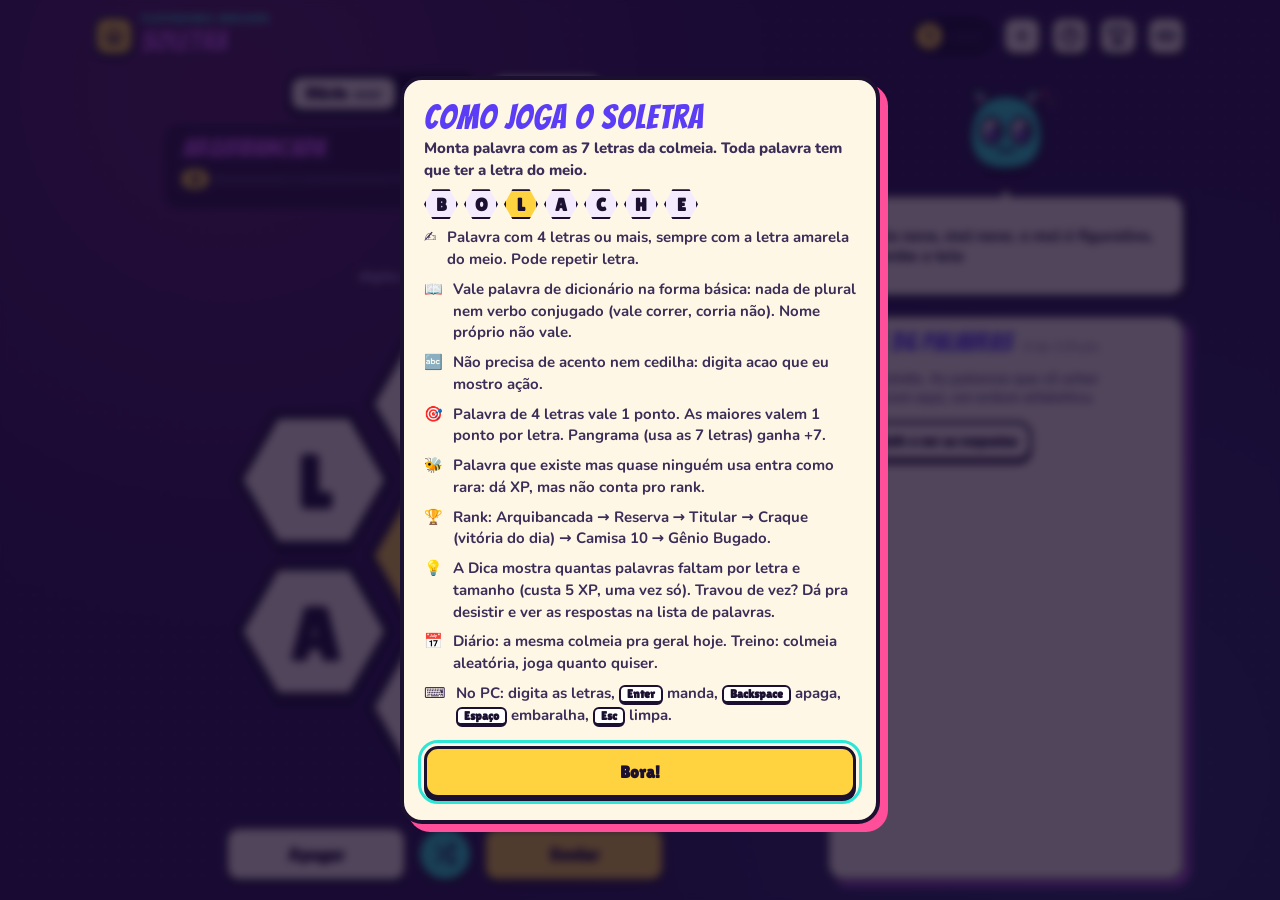
<file: soletra/index.html>
<!doctype html>
<html lang="pt-BR"><head>
<meta charset="utf-8"><meta name="viewport" content="width=device-width, initial-scale=1, viewport-fit=cover">
<meta name="theme-color" content="#2A1650">
<title>Soletra · Fliperama Bugado</title>
<meta name="description" content="Soletra: monta palavra com as 7 letras da colmeia, sempre usando a letra do meio. Tem diário e treino infinito.">
<link rel="preconnect" href="https://fonts.googleapis.com"><link rel="preconnect" href="https://fonts.gstatic.com" crossorigin>
<link rel="stylesheet" href="https://fonts.googleapis.com/css2?family=Bangers&family=Lilita+One&family=Nunito:wght@600;800;900&display=swap">
<link rel="stylesheet" href="../shared/base.css?v=2609242000">
<style>
:root{ --sol:#E05CFF; --hive-max:330px; --cb:52px; }
html,body{overflow-x:hidden}
.sol{height:100vh;height:100dvh;min-height:560px;display:flex;flex-direction:column;gap:7px;padding-block:8px 10px}
.sol > *{min-width:0}
#play,#side{display:contents}
#bar{order:0;flex:none}
#mascot{order:1;flex:none}
.modes{order:2}
.rank{order:3}
.found{order:4}
#stage{order:5}
.ctrl,.endp{order:6}
/* balão com altura fixa no celular: fala nova não empurra a colmeia.
   3 linhas cabem no tamanho normal; fala muito longa encolhe a fonte (fitBubble). */
#mascot .bg-bubble{min-height:0;height:70px;overflow:hidden;padding:6px 12px}
#mascot .bg-bubble p{font-size:13px;line-height:1.22}
#mascot .bg-bubble p.long{font-size:12px;line-height:1.2}
/* barra no celular: o título do jogo não pode virar "SOLE..." */
@media (max-width:559px){
  #bar{gap:6px}
  #bar .bar-title small{display:none}
  #bar .lvl-chip{padding-right:3px}
  #bar .lvl-chip .mini{display:none}
}
@media (max-width:380px){ #bar{gap:4px} #bar .bar-title b{font-size:21px} }

/* ---------- modos + dica ---------- */
.modes{flex:none;display:flex;gap:8px;justify-content:space-between;align-items:center}
.seg{display:flex;gap:2px;padding:3px;background:var(--deep);border:3px solid var(--ink);border-radius:13px;box-shadow:0 3px 0 var(--ink);min-width:0}
.seg button{appearance:none;border:0;background:none;color:var(--muted);font-family:var(--chunky);font-size:14px;letter-spacing:.02em;padding:5px 11px;border-radius:9px;cursor:pointer;white-space:nowrap;transition:background-color .15s,color .15s}
.seg button:hover{color:var(--paper)}
.seg button[aria-pressed="true"]{background:var(--paper);color:var(--ink);box-shadow:0 2px 0 var(--ink)}
.seg button:focus-visible{outline:3px solid var(--cyan);outline-offset:1px}
.seg .n{font-size:11px;opacity:.75;margin-left:3px}
.mini{height:40px;padding:0 12px;font-size:14px;display:inline-flex;align-items:center;gap:6px;white-space:nowrap;box-shadow:0 3px 0 var(--ink)}
.mini svg{width:17px;height:17px;fill:none;stroke:currentColor;stroke-width:2.6;stroke-linecap:round;stroke-linejoin:round}
.mini .xp{font-size:11px;opacity:.7}

/* ---------- ranking ---------- */
.rank{flex:none;background:rgba(20,10,42,.55);border:2.5px solid var(--ink);border-radius:14px;box-shadow:0 3px 0 var(--ink);padding:6px 12px 9px}
.rk-top{display:flex;align-items:baseline;justify-content:space-between;gap:8px;margin-bottom:5px}
.rk-name{font-family:var(--display);font-weight:400;font-size:22px;letter-spacing:.04em;line-height:1;color:var(--sol);text-shadow:2px 2px 0 var(--ink);white-space:nowrap}
.rk-next{font-size:12px;color:var(--muted);white-space:nowrap;overflow:hidden;text-overflow:ellipsis;min-width:0}
.rk-next b{color:var(--paper);font-family:var(--chunky);font-weight:400}
.rk-track{position:relative;height:24px;margin:0 12px}
.rk-line{position:absolute;left:0;right:0;top:50%;height:5px;margin-top:-2.5px;border-radius:9px;background:#4a3a6e}
.rk-fill{display:block;height:100%;border-radius:9px;background:var(--sol);transition:width .6s cubic-bezier(.3,1.3,.5,1)}
.rk-dot{position:absolute;top:50%;width:12px;height:12px;margin:-6px 0 0 -6px;border-radius:50%;background:#4a3a6e;border:2.5px solid var(--ink)}
.rk-dot.on{background:var(--sol)}
.rk-dot.cur{width:32px;height:24px;margin:-12px 0 0 -16px;border-radius:99px;background:var(--sun);display:grid;place-items:center;font-family:var(--chunky);font-size:13px;color:var(--ink);border-width:2.5px;box-shadow:0 2px 0 var(--ink);z-index:1}
.rk-dot.cur.bump{animation:rk-bump .5s cubic-bezier(.3,1.8,.5,1)}
@keyframes rk-bump{40%{transform:scale(1.35)}}

/* ---------- palavras achadas ---------- */
.found{flex:none;position:relative;z-index:8}
.fd-head{width:100%;display:flex;align-items:center;gap:10px;height:40px;padding:0 10px 0 12px;background:var(--paper);color:var(--ink);border:2.5px solid var(--ink);border-radius:13px;box-shadow:0 3px 0 var(--ink);cursor:pointer;font:inherit;text-align:left}
.fd-head:focus-visible{outline:3px solid var(--cyan);outline-offset:2px}
.fd-count{flex:none;font-family:var(--chunky);font-size:15px}
.fd-count b{font-weight:400;color:var(--violet)}
.fd-peek{flex:1;min-width:0;font-size:13.5px;color:#6b5a90;white-space:nowrap;overflow:hidden;text-overflow:ellipsis}
.fd-chev{flex:none;width:20px;height:20px;fill:none;stroke:var(--ink);stroke-width:3;stroke-linecap:round;stroke-linejoin:round;transition:transform .2s}
.found.open .fd-chev{transform:rotate(180deg)}
.fd-body{display:none;position:absolute;left:0;right:0;top:calc(100% + 6px);max-height:min(62vh,470px);overflow:auto;background:var(--paper);color:var(--ink);border:3px solid var(--ink);border-radius:16px;box-shadow:4px 4px 0 var(--sol);padding:12px 14px 14px;overscroll-behavior:contain}
.found.open .fd-body{display:block;animation:bg-popin .25s cubic-bezier(.3,1.5,.5,1)}
.fd-title{display:none}
.fd-list{display:grid;grid-template-columns:repeat(auto-fill,minmax(118px,1fr));gap:3px 14px;margin:0;padding:0;list-style:none}
.fd-list li{font-size:15px;font-weight:800;color:var(--text-ink);padding:3px 0;border-bottom:1.5px solid #e6dcf7;white-space:nowrap;overflow:hidden;text-overflow:ellipsis;text-transform:capitalize}
.fd-list li.pan{color:var(--violet);font-weight:900}
.fd-list li.pan::after{content:" ★";color:var(--sun);-webkit-text-stroke:1px var(--ink)}
.fd-list li.new{animation:fd-new 1.2s ease-out}
@keyframes fd-new{0%{background:var(--sun)}100%{background:transparent}}
.fd-empty{margin:4px 0;font-size:14px;color:#6b5a90}
.fd-sub{margin:14px 0 6px;font-family:var(--chunky);font-weight:400;font-size:14px;color:#6b5a90}
.fd-list.raras li{color:#0f8f86;font-style:italic}
.fd-foot{display:flex;flex-wrap:wrap;gap:8px;margin-top:14px}
.fd-foot .btn{height:40px;padding:0 12px;font-size:14px;box-shadow:0 3px 0 var(--ink)}

/* ---------- palco: mensagem, palavra, colmeia ---------- */
#stage{flex:1;min-height:0;position:relative;display:flex;flex-direction:column;align-items:center}
.msg{flex:none;height:28px;display:flex;align-items:center;justify-content:center;pointer-events:none}
.msg span{font-family:var(--chunky);font-size:15px;padding:2px 12px;border:2.5px solid var(--ink);border-radius:99px;background:var(--paper);color:var(--ink);box-shadow:2px 2px 0 var(--ink);white-space:nowrap;animation:msg-in .25s cubic-bezier(.3,1.6,.5,1)}
.msg span.bad{background:var(--pink)}
.msg span.good{background:var(--green)}
.msg span.pan{background:var(--sun)}
.msg span.rare{background:var(--cyan)}
.msg span.out{animation:msg-out .3s ease-in forwards}
@keyframes msg-in{from{transform:scale(.4) translateY(8px);opacity:0}}
@keyframes msg-out{to{transform:translateY(-8px);opacity:0}}
.word{flex:none;height:52px;max-width:100%;display:flex;align-items:center;justify-content:center;font-family:var(--chunky);font-size:36px;letter-spacing:.05em;line-height:1;white-space:nowrap;text-transform:uppercase;color:var(--paper);text-shadow:2px 2px 0 var(--ink);user-select:none;-webkit-user-select:none}
.word .c{color:var(--sun)}
.word .x{color:#8d7cb5}
.word .ph{font-family:var(--body);font-weight:800;font-size:14px;letter-spacing:0;text-transform:none;color:var(--muted);text-shadow:none}
.word .cur{display:inline-block;width:3px;height:.95em;margin-left:4px;border-radius:2px;background:var(--cyan);box-shadow:none;animation:cur-blink 1s steps(1) infinite;vertical-align:middle}
@keyframes cur-blink{50%{opacity:0}}
.word.shake{animation:w-shake .42s}
@keyframes w-shake{10%,90%{transform:translateX(-2px)}20%,80%{transform:translateX(4px)}30%,50%,70%{transform:translateX(-7px)}40%,60%{transform:translateX(7px)}}
.word.ok{animation:w-ok .45s ease-in forwards}
@keyframes w-ok{30%{transform:scale(1.12);color:var(--green)}100%{transform:translateY(-18px) scale(.8);opacity:0}}
.hive-wrap{flex:1;min-height:0;width:100%;position:relative}
#hive{position:absolute;left:0;right:0;top:4px;margin:0 auto;width:100%;height:calc(100% - 8px);max-width:var(--hive-max);overflow:visible;touch-action:manipulation;-webkit-user-select:none;user-select:none}
#hive .cell{cursor:pointer;outline:none}
#hive .in{transform-box:fill-box;transform-origin:center;transition:transform .12s}
#hive .sh{fill:var(--ink)}
#hive .face{fill:var(--paper);stroke:var(--ink);stroke-width:5.5;stroke-linejoin:round;transition:fill .15s}
#hive .cell.c .face{fill:var(--sun)}
#hive .cell:hover .face{fill:#fff}
#hive .cell.c:hover .face{fill:#ffe169}
#hive .cell:focus-visible .face{stroke:var(--cyan);stroke-width:7}
#hive .lt{font-family:var(--chunky);font-size:46px;fill:var(--ink);text-anchor:middle;dominant-baseline:central;pointer-events:none;transform-box:fill-box;transform-origin:center}
#hive .cell.pop .in{animation:hx-pop .2s ease-out}
@keyframes hx-pop{45%{transform:scale(.86)}}
#hive.off .cell{cursor:default;opacity:.55}
.fly{position:absolute;left:50%;top:40px;z-index:4;pointer-events:none;font-family:var(--display);font-size:30px;letter-spacing:.04em;color:var(--green);-webkit-text-stroke:2px var(--ink);paint-order:stroke fill;opacity:0}
.sr{position:absolute;width:1px;height:1px;overflow:hidden;clip:rect(0 0 0 0);white-space:nowrap}

/* ---------- controles ---------- */
.ctrl{flex:none;display:flex;gap:10px;justify-content:center;width:100%;max-width:440px;margin:0 auto}
.ctrl .btn{flex:1 1 0;min-width:0;height:var(--cb);font-size:18px;padding:0 6px}
.ctrl .round{flex:none;width:var(--cb);border-radius:50%;display:grid;place-items:center;padding:0}
.ctrl .round svg{width:24px;height:24px;fill:none;stroke:currentColor;stroke-width:2.6;stroke-linecap:round;stroke-linejoin:round}
.ctrl .round.spin svg{animation:spin .45s ease-in-out}
@keyframes spin{to{transform:rotate(360deg)}}

/* ---------- fim ---------- */
.endp{flex:none;width:100%;max-width:520px;margin:0 auto;display:flex;flex-direction:column;gap:8px;padding:10px 12px;background:var(--paper);color:var(--ink);border:3px solid var(--ink);border-radius:18px;box-shadow:4px 4px 0 var(--sol);animation:bg-popin .35s cubic-bezier(.3,1.6,.5,1)}
.endp .top{display:flex;align-items:baseline;gap:10px;flex-wrap:wrap}
.endp h3{margin:0;font-family:var(--display);font-weight:400;font-size:26px;letter-spacing:.03em;line-height:1;color:var(--violet)}
.endp .meta{font-size:13px;color:var(--text-ink)}
.endp .meta b{font-family:var(--chunky);font-weight:400;color:var(--violet)}
.endp .acts{display:flex;gap:8px}
.endp .acts .btn{flex:1 1 0;min-width:0;height:44px;font-size:clamp(13px,3.8vw,15px);padding:0 4px;white-space:nowrap}

/* ---------- modais ---------- */
.bg-card .stat-grid{grid-template-columns:repeat(4,minmax(0,1fr));gap:6px}
.bg-card .stat{padding:8px 2px}
.bg-card .stat b{font-size:20px}
.bg-card .stat span{display:block;font-size:12px;letter-spacing:0;line-height:1.15;text-transform:none}
.hx-ex{display:flex;gap:6px;margin:8px 0}
.hx-ex i{font-style:normal;width:34px;height:30px;display:grid;place-items:center;font-family:var(--chunky);font-size:18px;color:var(--ink);background:var(--paper2);border:2.5px solid var(--ink);clip-path:polygon(25% 0,75% 0,100% 50%,75% 100%,25% 100%,0 50%)}
.hx-ex i.c{background:var(--sun)}
.rk-table{display:grid;grid-template-columns:1fr auto;gap:2px 16px;margin-top:6px;font-size:14px;color:var(--text-ink)}
.rk-table span.me{color:var(--violet);font-weight:900}
.rk-table b{font-family:var(--chunky);font-weight:400;text-align:right}
.hint-grid{border-collapse:collapse;margin-top:6px;font-size:14px;color:var(--ink);width:100%}
.hint-grid th,.hint-grid td{border:1.5px solid #d9cdf2;padding:3px 5px;text-align:center;font-variant-numeric:tabular-nums}
.hint-grid th{font-family:var(--chunky);font-weight:400;background:var(--paper2)}
.hint-grid td.z{color:#bdb0d8}
.hint-grid td.t{font-weight:900;background:#faf3ff}
.hint-wrap{overflow-x:auto}
.pairs{display:flex;flex-wrap:wrap;gap:6px;margin-top:6px}
.pairs span{font-family:var(--chunky);font-size:14px;padding:2px 8px;border:2px solid var(--ink);border-radius:8px;background:#fff;color:var(--ink)}
.pairs span.z{opacity:.35;text-decoration:line-through}
.ans-list{display:flex;flex-wrap:wrap;gap:5px;margin-top:8px}
.ans-list span{font-size:14px;font-weight:800;padding:2px 8px;border:2px solid var(--ink);border-radius:8px;background:var(--green);color:var(--ink);text-transform:capitalize}
.ans-list span.miss{background:#fff;color:#8a7aa9;border-color:#bba7e4;border-style:dashed}
.ans-list span.pan{box-shadow:0 0 0 2px var(--sun)}
.ans-list span.pan::after{content:" ★"}
.ans-list span.rara{background:var(--cyan);font-style:italic}
.m-note{margin:12px 0 0;font-size:13px;color:#6b5a90;font-weight:800}
.m-note b{font-family:var(--chunky);font-weight:400;color:var(--violet)}
.share-box{width:100%;min-height:100px;margin-top:10px;font:700 14px/1.3 var(--body);border:2.5px solid var(--ink);border-radius:10px;padding:8px;resize:vertical;color:var(--ink);background:#fff}

/* ---------- celular baixo ---------- */
@media (max-height:720px) and (max-width:879px){
  .sol{--cb:46px;gap:6px}
  #mascot .bg-mascot{width:48px;height:48px}
  #mascot .bg-bubble{height:62px;padding-block:5px}
  #mascot .bg-bubble p,#mascot .bg-bubble p.long{font-size:12px;line-height:1.2}
  .word{height:44px;font-size:30px}
  .msg{height:24px}
  .rank{padding:4px 10px 7px}
  .rk-name{font-size:19px}
}
@media (max-width:370px){ .seg button{padding:5px 8px;font-size:13px} .mini{padding:0 9px} .mini .xp{display:none} }

/* ---------- tablet em pé: colmeia maior e faixa central, sem esticar tudo de ponta a ponta ---------- */
@media (min-width:600px) and (max-width:879px){
  :root{--hive-max:420px}
  .modes,.rank,.found{width:100%;max-width:560px;margin-inline:auto}
  .word{height:60px;font-size:42px}
}

/* ---------- desktop ---------- */
@media (min-width:880px){
  :root{--hive-max:430px;--cb:56px}
  .sol{display:grid;grid-template-columns:minmax(0,1fr) 360px;grid-template-rows:auto minmax(0,1fr);column-gap:30px;row-gap:12px;padding-block:12px 18px;min-height:640px}
  #bar{grid-column:1/-1}
  #play{display:flex;flex-direction:column;gap:10px;grid-column:1;grid-row:2;min-height:0}
  #side{display:flex;flex-direction:column;gap:16px;grid-column:2;grid-row:2;min-height:0;padding-top:4px}
  #mascot .bg-bubble{height:auto;min-height:104px;overflow:visible}
  #mascot .bg-bubble p{font-size:15.5px;line-height:1.3}
  #mascot .bg-bubble p.long{font-size:14.5px}
  .modes{justify-content:center;gap:14px}
  .seg button{font-size:16px;padding:6px 14px}
  .rank{width:100%;max-width:560px;margin:0 auto;padding:8px 16px 11px}
  .rk-name{font-size:26px}
  .rk-next{font-size:13.5px}
  .word{height:62px;font-size:44px}
  .msg{height:32px}
  .msg span{font-size:16px}
  .found{flex:1;min-height:0;display:flex;flex-direction:column;background:var(--paper);color:var(--ink);border:3px solid var(--ink);border-radius:18px;box-shadow:4px 4px 0 var(--sol);overflow:hidden}
  .fd-head{display:none}
  .fd-title{display:block;margin:0;padding:12px 16px 4px;font-family:var(--display);font-weight:400;font-size:26px;letter-spacing:.03em;color:var(--violet);line-height:1}
  .fd-title small{font-family:var(--body);font-size:13px;letter-spacing:0;color:#6b5a90}
  .fd-body,.found.open .fd-body{display:block;position:static;flex:1;min-height:0;max-height:none;border:0;border-radius:0;box-shadow:none;padding:6px 16px 16px;animation:none}
  .fd-list{grid-template-columns:repeat(2,minmax(0,1fr))}
}
@media (min-width:880px) and (max-height:760px){ :root{--hive-max:360px} .word{height:52px;font-size:38px} }
@media (prefers-reduced-motion: reduce){ #hive .cell.pop .in,.word.shake,.word.ok,.rk-dot.cur.bump,.ctrl .round.spin svg,.fd-list li.new{animation:none} .word .cur{animation:none} }
</style>
</head><body>
<div class="wrap sol" id="app">
  <header id="bar"></header>
  <main id="play">
    <nav class="modes" aria-label="Modo de jogo">
      <div class="seg" role="group" aria-label="Diário ou treino">
        <button type="button" data-kind="daily">Diário<span class="n" id="dayN"></span></button>
        <button type="button" data-kind="treino">Treino</button>
      </div>
      <button type="button" class="btn mini" id="btnDica"><svg viewBox="0 0 24 24" aria-hidden="true"><path d="M9 18h6"/><path d="M10 22h4"/><path d="M12 2a7 7 0 0 0-4 12.7c.6.5 1 1.3 1 2.1V17h6v-.2c0-.8.4-1.6 1-2.1A7 7 0 0 0 12 2z"/></svg>Dica<span class="xp" id="dicaXp">−5 XP</span></button>
    </nav>
    <section class="rank" id="rank" aria-label="Ranking">
      <div class="rk-top"><b class="rk-name" id="rkName">Arquibancada</b><span class="rk-next" id="rkNext"></span></div>
      <div class="rk-track" id="rkTrack" aria-hidden="true"></div>
    </section>
    <section id="stage" aria-label="Colmeia">
      <div class="msg" id="msg" aria-hidden="true"></div>
      <div class="word" id="word" aria-live="off"></div>
      <div class="hive-wrap"><svg id="hive" role="group" aria-label="Letras da colmeia"></svg></div>
      <div class="burst" id="burst" aria-hidden="true"></div>
      <div class="fly" id="fly" aria-hidden="true"></div>
    </section>
    <div class="ctrl" id="ctrl">
      <button type="button" class="btn" data-c="del">Apagar</button>
      <button type="button" class="btn round cool" data-c="shuf" aria-label="Embaralhar letras" title="Embaralhar (barra de espaço)"></button>
      <button type="button" class="btn primary" data-c="send">Enviar</button>
    </div>
    <div class="endp" id="endp" hidden></div>
    <p class="sr" id="sr" aria-live="polite"></p>
  </main>
  <aside id="side">
    <div id="mascot"></div>
    <section class="found" id="found" aria-label="Palavras encontradas">
      <button type="button" class="fd-head" id="fdHead" aria-expanded="false" aria-controls="fdBody">
        <span class="fd-count" id="fdCount"><b>0</b> palavras</span><span class="fd-peek" id="fdPeek"></span>
        <svg class="fd-chev" viewBox="0 0 24 24" aria-hidden="true"><path d="m6 9 6 6 6-6"/></svg>
      </button>
      <h2 class="fd-title" id="fdTitle"></h2>
      <div class="fd-body" id="fdBody"></div>
    </section>
  </aside>
</div>
<script src="../shared/falas.js?v=2609242000"></script><script src="../shared/bugado.js?v=2609242000"></script>
<script src="aceitas.js?v=2609242000"></script><script src="puzzles.js?v=2609242000"></script><script src="falas-soletra.js?v=2609242000"></script>
<script>
(() => {
'use strict';
const B = window.Bugado, RM = B.RM;
const $ = s => document.querySelector(s);
const norm = s => B.normalize(s).replace(/[^a-z]/g,'');
const up = s => String(s).toLocaleUpperCase('pt-BR');
const pick = a => a[Math.floor(Math.random()*a.length)];
const chance = p => Math.random() < p;
const bold = s => `<b>${s}</b>`;

/* ---------------- dados ---------------- */
const PUZ = window.SOLETRA || [];
const N = PUZ.length;
const ACC = new Map();                 // chave sem acento -> grafia bonita
(window.SOLETRA_ACEITAS || []).forEach(w => { w = w.normalize('NFC'); const k = norm(w); if (k.length >= 4 && !ACC.has(k)) ACC.set(k, w); });
const maskOf = k => { let m = 0; for (let i = 0; i < k.length; i++) m |= 1 << (k.charCodeAt(i) - 97); return m; };
const ACC_M = [...ACC.keys()].map(k => [k, maskOf(k)]);
const PALAVRAS = window.FALAS_SOLETRA_PALAVRAS || {};
const RARE_LETTERS = 'xzjqh';

const RANKS = [
  { name:'Arquibancada', pct:0,   xp:0  },
  { name:'Reserva',      pct:.07, xp:3  },
  { name:'Titular',      pct:.18, xp:5  },
  { name:'Craque',       pct:.35, xp:10 },
  { name:'Camisa 10',    pct:.55, xp:15 },
  { name:'Gênio Bugado', pct:.75, xp:25 }
];
const WIN_RANK = 3, HINT_COST = 5;

let Z = null;   // desafio atual
function buildPuzzle(idx){
  const p = PUZ[idx], letras = p.letras, centro = p.centro;
  const m = maskOf(letras), cb = 1 << (centro.charCodeAt(0) - 97);
  const ans = new Map();
  p.respostas.forEach(w => { w = w.normalize('NFC'); const k = norm(w); if (k.length >= 4 && !ans.has(k)) ans.set(k, w); });
  const raras = new Map();
  for (const [k, km] of ACC_M) if ((km & ~m) === 0 && (km & cb) && !ans.has(k)) raras.set(k, ACC.get(k));
  const z = { idx, letras, centro, mask:m, ans, raras };
  z.total = [...ans.keys()].reduce((s, k) => s + score(k, z), 0);
  z.pans = [...ans.keys()].filter(k => isPan(k, z));
  z.need = RANKS.map((r, i) => i === 0 ? 0 : Math.max(i, Math.round(r.pct * z.total)));
  return z;
}
const isPan = (k, z) => maskOf(k) === z.mask;
const score = (k, z) => (k.length === 4 ? 1 : k.length) + (isPan(k, z) ? 7 : 0);
const show = k => (Z && (Z.ans.get(k) || Z.raras.get(k))) || ACC.get(k) || k;
const dailyIdx = day => ((day % N) + N) % N;

/* ---------------- estado ---------------- */
const G = B.game('soletra');
const KEY = { daily:'fliperama.soletra.daily', treino:'fliperama.soletra.treino', ui:'fliperama.soletra.ui', ontem:'fliperama.soletra.ontem' };
let S = null;                // { kind, day, idx, found, raras, hint, done, gaveUp, rankMax, won }
let cur = '', outer = [], shuffles = 0, fails = 0, lastFound = Date.now(), droughtLvl = 0, foundTimes = [], lastStreakTalk = 0, lastTalk = 0, nextLetters = 0;
let rareLetterSaid = false;

function defaults(){ const d = { days:0, lastDay:null, bestRank:0, words:0, pangrams:0, raras:0, treinos:0, hints:0, all:0 }; for (const k in d) if (G[k] === undefined) G[k] = d[k]; }
defaults();

function save(){
  const o = { idx:S.idx, found:S.found, raras:S.raras, hint:S.hint, done:S.done, gaveUp:S.gaveUp, rankMax:S.rankMax, won:S.won, started:S.started };
  if (S.kind === 'daily') o.day = S.day;
  B.store.set(KEY[S.kind], o);
}
function load(kind){
  const day = B.dayNumber();
  let st = B.store.get(KEY[kind]);
  if (kind === 'daily'){
    const idx = dailyIdx(day);
    if (st && st.day !== day){
      if (Array.isArray(st.found) && st.found.length && typeof st.idx === 'number' && PUZ[st.idx]) B.store.set(KEY.ontem, { day:st.day, idx:st.idx, found:st.found, raras:st.raras || [] });
      st = null;
    }
    if (!st || st.idx !== idx) st = { idx, found:[], raras:[] };
  } else if (!st || typeof st.idx !== 'number' || !PUZ[st.idx]){
    st = { idx: randomIdx(-1), found:[], raras:[] };
  }
  Z = buildPuzzle(st.idx);
  S = { kind, day, idx:st.idx,
    found: (Array.isArray(st.found) ? st.found : []).filter((k, i, a) => Z.ans.has(k) && a.indexOf(k) === i),
    raras: (Array.isArray(st.raras) ? st.raras : []).filter((k, i, a) => Z.raras.has(k) && a.indexOf(k) === i),
    hint: !!st.hint, done: !!st.done, gaveUp: !!st.gaveUp, rankMax: st.rankMax|0, won: !!st.won, started: !!st.started };
  if (S.found.length === Z.ans.size) S.done = true;
  S.rankMax = Math.max(S.rankMax, rankIdx(points()));
  cur = ''; fails = 0; shuffles = 0; lastFound = Date.now(); droughtLvl = 0; foundTimes = []; rareLetterSaid = false;
  outer = B.shuffle([...Z.letras].filter(c => c !== Z.centro));
  save();
  B.store.set(KEY.ui, { kind });
  if (kind === 'daily') syncLastDaily();
}
function randomIdx(avoid){
  const d = dailyIdx(B.dayNumber());
  let i, n = 0;
  do { i = Math.floor(Math.random() * N); n++; } while ((i === d || i === avoid) && n < 50);
  return i;
}
const points = () => S.found.reduce((s, k) => s + score(k, Z), 0);
function rankIdx(p){ let r = 0; for (let i = 0; i < RANKS.length; i++) if (p >= Z.need[i]) r = i; return r; }
function syncLastDaily(){
  if (S.kind !== 'daily') return;
  if (!S.found.length && !(G.lastDaily && G.lastDaily.day === S.day)) return;
  G.lastDaily = { day:S.day, won:S.won, pontos:points(), rank:RANKS[rankIdx(points())].name, palavras:S.found.length };
  B.saveProfile();
}

/* ---------------- colmeia (SVG) ---------------- */
const hive = $('#hive'), wordEl = $('#word'), msgEl = $('#msg'), stage = $('#stage');
const R = 50, S3 = Math.sqrt(3), GP = 1.09;
const POS = [[0,0],[0,-S3*R*GP],[1.5*R*GP,-S3/2*R*GP],[1.5*R*GP,S3/2*R*GP],[0,S3*R*GP],[-1.5*R*GP,S3/2*R*GP],[-1.5*R*GP,-S3/2*R*GP]];
const HEX = [0,60,120,180,240,300].map(a => { const t = a*Math.PI/180, r = R - 3; return (r*Math.cos(t)).toFixed(1) + ',' + (r*Math.sin(t)).toFixed(1); }).join(' ');
hive.setAttribute('viewBox', '-134 -140 268 288');
function buildHive(){
  hive.innerHTML = POS.map(([x, y], i) => `<g class="cell ${i === 0 ? 'c' : 'o'}" data-i="${i}" transform="translate(${x.toFixed(1)} ${y.toFixed(1)})" role="button" tabindex="0"><g class="in"><polygon class="sh" points="${HEX}" transform="translate(0 6)"/><polygon class="face" points="${HEX}"/><text class="lt" y="2"></text></g></g>`).join('');
  paintHive();
}
function paintHive(){
  hive.querySelectorAll('.cell').forEach(g => {
    const i = +g.dataset.i, L = i === 0 ? Z.centro : outer[i-1];
    g.dataset.l = L; g.querySelector('.lt').textContent = up(L);
    g.setAttribute('aria-label', `Letra ${up(L)}${i === 0 ? ' (obrigatória)' : ''}`);
  });
  hive.classList.toggle('off', S.done);
}
hive.addEventListener('pointerdown', e => { if (e.pointerType !== 'mouse') return; e.preventDefault(); });
hive.addEventListener('click', e => {
  const g = e.target.closest('.cell'); if (!g) return;
  B.idle.touch(); typeLetter(g.dataset.l, g);
});
hive.addEventListener('keydown', e => {
  const g = e.target.closest && e.target.closest('.cell'); if (!g) return;
  if (e.key === 'Enter' || e.key === ' '){ e.preventDefault(); e.stopPropagation(); typeLetter(g.dataset.l, g); }
});
function popCell(g){ if (!g || RM) return; g.classList.remove('pop'); void g.getBBox; void g.getBoundingClientRect(); g.classList.add('pop'); setTimeout(() => g.classList.remove('pop'), 220); }

function shuffleHive(){
  if (S.done) return;
  let nx; do { nx = B.shuffle(outer.slice()); } while (outer.length > 1 && nx.join('') === outer.join(''));
  outer = nx; shuffles++;
  const btn = document.querySelector('[data-c="shuf"]'); btn.classList.remove('spin'); void btn.offsetWidth; btn.classList.add('spin');
  B.sfx.flip();
  if (RM){ paintHive(); }
  else {
    const lts = [...hive.querySelectorAll('.cell.o .lt')];
    lts.forEach((t, i) => t.animate([{ transform:'scale(1) rotate(0)', opacity:1 }, { transform:'scale(.1) rotate(-120deg)', opacity:0 }], { duration:160, delay:i*25, easing:'ease-in', fill:'forwards' }));
    setTimeout(() => {
      paintHive();
      lts.forEach((t, i) => t.animate([{ transform:'scale(.1) rotate(120deg)', opacity:0 }, { transform:'scale(1.15) rotate(0)', opacity:1, offset:.7 }, { transform:'scale(1)', opacity:1 }], { duration:260, delay:i*25, easing:'ease-out', fill:'forwards' }));
    }, 170 + 5*25);
  }
  if (shuffles === 1 || chance(shuffles > 6 ? .5 : .8)) talk('solEmbaralhar', { centro:bold(up(Z.centro)), n:shuffles }, pick(['talk','smug','happy']), 4200);
}

/* ---------------- palavra digitada ---------------- */
function renderWord(){
  wordEl.classList.remove('ok');
  if (!cur){ wordEl.innerHTML = S.done ? '' : `<span class="ph">${matchMedia('(hover:hover)').matches ? 'digita ou clica nas letras' : 'toca nas letras'}</span><span class="cur"></span>`; wordEl.style.fontSize = ''; return; }
  wordEl.innerHTML = [...cur].map(c => `<span class="${c === Z.centro ? 'c' : Z.letras.includes(c) ? '' : 'x'}">${up(c)}</span>`).join('') + '<span class="cur"></span>';
  const base = innerWidth >= 880 ? 44 : 36, fitN = innerWidth >= 880 ? 14 : 10;
  wordEl.style.fontSize = cur.length > fitN ? Math.max(18, Math.floor(base * fitN / cur.length)) + 'px' : '';
}
function typeLetter(L, g){
  if (S.done || B.isModalOpen()) return;
  if (cur.length >= 19){ flash('Longa demais', 'bad'); B.sfx.meh(); return; }
  cur += L; B.sfx.type(); renderWord();
  popCell(g || hive.querySelector(`.cell[data-l="${L}"]`));
}
function backspace(){ if (S.done || !cur) return; cur = cur.slice(0, -1); B.sfx.tap(); renderWord(); }
function clearWord(){ cur = ''; renderWord(); }
function shakeWord(){ wordEl.classList.remove('shake'); void wordEl.offsetWidth; wordEl.classList.add('shake'); }

let msgT = 0;
function flash(text, cls){
  clearTimeout(msgT);
  msgEl.innerHTML = `<span class="${cls||''}">${text}</span>`;
  msgT = setTimeout(() => { const s = msgEl.firstChild; if (s) s.classList.add('out'); msgT = setTimeout(() => msgEl.innerHTML = '', 300); }, 1500);
}
function fly(text){
  const f = $('#fly'); f.textContent = text;
  if (RM){ f.animate([{ opacity:1 }, { opacity:0 }], { duration:900 }); return; }
  f.animate([{ transform:'translate(-50%,10px) scale(.6)', opacity:0 }, { transform:'translate(-50%,-6px) scale(1.15)', opacity:1, offset:.25 }, { transform:'translate(-50%,-34px) scale(1)', opacity:0 }], { duration:1000, easing:'ease-out' });
}
function announce(txt){ const sr = $('#sr'); sr.textContent = ''; setTimeout(() => sr.textContent = txt, 30); }

/* ---------------- falas ---------------- */
function talk(cat, vars, mood='talk', hold=5000){ const s = B.line(cat, vars); if (!s) return; B.say(s, mood, hold); lastTalk = Date.now(); }
function sayRaw(s, mood='talk', hold=5000){ B.say(s, mood, hold); lastTalk = Date.now(); }
const lettersVar = () => bold([...Z.letras].map(up).join(' '));

/* ---------------- enviar ---------------- */
function submit(){
  if (S.done || B.isModalOpen()) return;
  const w = cur;
  if (!w){ flash('Digita alguma coisa', ''); B.sfx.meh(); talk('solVazio', null, 'smug', 3500); return; }
  const P = bold(up(w));
  const fail = (text, cat, vars, mood) => {
    fails++; shakeWord(); B.sfx.err(); flash(text, 'bad'); announce(text + '.');
    if (fails >= 4 && fails % 4 === 0 && chance(.7)) talk('solErros', { n:fails }, 'smug', 5000);
    else talk(cat, vars, mood || (chance(.5) ? 'smug' : 'shock'), 4600);
    cur = ''; setTimeout(() => { if (!cur) renderWord(); }, 650);
  };
  if (w.length < 4) return fail('Muito curta', 'solCurta', { palavra:P });
  const fora = [...w].find(c => !Z.letras.includes(c));
  if (fora) return fail('Letra fora da colmeia', 'solForaColmeia', { letra:bold(up(fora)), palavra:P });
  if (!w.includes(Z.centro)) return fail('Falta a letra do meio', 'solSemCentro', { centro:bold(up(Z.centro)), palavra:P });
  if (S.found.includes(w) || S.raras.includes(w)) return fail('Já achou essa', 'solRepetida', { palavra:bold(up(show(w))) }, 'smug');
  if (Z.ans.has(w)) return good(w);
  if (Z.raras.has(w)) return rare(w);
  B.glitch();
  fail('Não tá na lista', 'solNaoExiste', { palavra:P });
}

function wordOk(){ cur = ''; wordEl.classList.remove('shake','ok'); void wordEl.offsetWidth; if (!RM) wordEl.classList.add('ok'); setTimeout(() => { if (!cur) renderWord(); }, RM ? 200 : 460); }
function firstPlay(){
  if (S.started) return;
  S.started = true;
  if (S.kind === 'daily'){ if (G.lastDay !== S.day){ G.days++; G.lastDay = S.day; } }
  else G.treinos++;
}

function good(w){
  const before = points(), rb = rankIdx(before);
  S.found.push(w); firstPlay();
  const pts = score(w, Z), pan = isPan(w, Z), after = points(), ra = rankIdx(after);
  fails = 0; lastFound = Date.now(); droughtLvl = 0;
  foundTimes.push(Date.now()); foundTimes = foundTimes.filter(t => Date.now() - t < 60000);
  G.words++; if (pan) G.pangrams++;
  let xp = w.length === 4 ? 1 : w.length <= 6 ? 2 : 3;
  if (pan) xp += 10;
  const disp = show(w), P = bold(up(disp));
  const newRanks = [];
  for (let i = S.rankMax + 1; i <= ra; i++) newRanks.push(i);
  if (ra > S.rankMax){
    newRanks.forEach(i => xp += S.kind === 'daily' ? RANKS[i].xp : Math.ceil(RANKS[i].xp / 2));
    S.rankMax = ra; G.bestRank = Math.max(G.bestRank|0, ra);
  }
  let wonNow = false;
  if (S.kind === 'daily' && ra >= WIN_RANK && !S.won){ S.won = true; wonNow = true; B.registerWin('soletra'); }
  const complete = S.found.length === Z.ans.size;
  if (complete){ S.done = true; xp += S.kind === 'daily' ? 30 : 15; G.all++; }
  save(); syncLastDaily(); B.saveProfile();
  B.gainXP(xp);

  // efeitos
  wordOk();
  fly('+' + pts);
  announce(`${disp}: mais ${pts} ponto${pts > 1 ? 's' : ''}. Total ${after}.`);
  if (pan){ B.sfx.win(); flash('PANGRAMA! +' + pts, 'pan'); B.burst($('#burst'), 'PANGRAMA!', '#FFD23F'); B.confetti(); }
  else { B.sfx.good(); flash(pts === 1 ? 'Boa!' : pts <= 6 ? 'Brabo!' : 'QUE ISSO!', 'good'); }
  if (newRanks.length && !pan){ setTimeout(() => { B.sfx.lvl(); B.burst($('#burst'), up(RANKS[ra].name) + '!', '#E05CFF'); }, 350); }
  renderRank(ra > rb); renderFound(w);

  // fala
  if (complete){ setTimeout(finishAll, 700); return; }
  const now = Date.now();
  if (pan){ talk(S.found.filter(k => isPan(k, Z)).length > 1 ? 'solPangrama2' : 'solPangrama', { palavra:P, pts }, 'shock', 7000); }
  else if (newRanks.length){ talk('solRank' + ra, { rank:RANKS[ra].name }, 'happy', 6500); }
  else if (PALAVRAS[w] && chance(.85)){ sayRaw(PALAVRAS[w], pick(['happy','smug','talk']), 5500); }
  else if (foundTimes.filter(t => now - t < 30000).length >= 3 && now - lastStreakTalk > 50000){ lastStreakTalk = now; talk('solSequencia', { n:foundTimes.filter(t => now - t < 60000).length }, 'shock', 5000); }
  else {
    const nx = ra + 1 < RANKS.length ? Z.need[ra + 1] - after : 0;
    if (nx > 0 && nx <= 5 && chance(.35)) talk('solQuase', { n:nx, rank:RANKS[ra + 1].name }, 'happy', 5000);
    else if (disp !== w && chance(.25)) talk('solAcento', { palavra:P }, 'happy', 5000);
    else if (w.length >= 10 && chance(.6)) talk('solLonga', { palavra:P, pts }, 'shock', 5500);
    else if (w.length >= 7) talk('solValida7', { palavra:P, pts }, pick(['shock','happy']), 5200);
    else if (w.length >= 5) talk('solValida56', { palavra:P, pts }, pick(['happy','talk','smug']), 4800);
    else talk('solValida4', { palavra:P, pts }, pick(['talk','smug']), 4200);
  }
  if (wonNow) setTimeout(() => talk('solVitoriaDiario', null, 'happy', 6500), 6800);
}

function rare(w){
  S.raras.push(w); firstPlay(); fails = 0; lastFound = Date.now(); droughtLvl = 0;
  G.words++; G.raras++; save(); B.saveProfile(); B.gainXP(2);
  const P = bold(up(show(w)));
  wordOk(); B.sfx.hint(); flash('Palavra rara! +XP', 'rare'); fly('★');
  announce(`${show(w)}: palavra rara, não conta ponto, ganha XP.`);
  renderFound(w);
  if (PALAVRAS[w]) sayRaw(PALAVRAS[w], 'happy', 5500);
  else talk('solRara', { palavra:P }, pick(['shock','smug']), 5500);
}

function finishAll(){
  renderAll();
  B.sfx.win(); B.confetti(); B.burst($('#burst'), 'TODAS!', '#FFD23F');
  talk('solTudo', null, 'happy', 8000);
  setTimeout(() => { if (!B.isModalOpen()) openAnswers(); }, RM ? 400 : 2400);
}

/* ---------------- ranking ---------------- */
function renderRank(bump){
  const p = points(), r = rankIdx(p);
  $('#rkName').textContent = RANKS[r].name;
  const nx = r + 1 < RANKS.length ? r + 1 : -1;
  $('#rkNext').innerHTML = nx > 0 ? `faltam <b>${Z.need[nx] - p}</b> pra ${RANKS[nx].name}` : (S.found.length === Z.ans.size ? 'achou tudo!!' : `topo! ainda faltam <b>${Z.ans.size - S.found.length}</b>`);
  const seg = 100 / (RANKS.length - 1);
  const frac = nx > 0 ? (p - Z.need[r]) / Math.max(1, Z.need[nx] - Z.need[r]) : 0;
  const fillW = Math.min(100, (r + frac) * seg);
  const tr = $('#rkTrack');
  tr.innerHTML = `<i class="rk-line"><i class="rk-fill" style="width:${fillW}%"></i></i>` +
    RANKS.map((k, i) => `<span class="rk-dot ${i < r ? 'on' : ''} ${i === r ? 'cur' : ''}" style="left:${i*seg}%" title="${k.name}: ${Z.need[i]} pts">${i === r ? p : ''}</span>`).join('');
  $('#rank').setAttribute('aria-label', `Ranking: ${RANKS[r].name}, ${p} pontos` + (nx > 0 ? `, faltam ${Z.need[nx] - p} para ${RANKS[nx].name}` : ''));
  if (bump && !RM){ const d = tr.querySelector('.cur'); if (d) d.classList.add('bump'); }
}

/* ---------------- lista de achadas ---------------- */
const foundEl = $('#found'), fdBody = $('#fdBody');
const sortPT = arr => arr.slice().sort((a, b) => show(a).localeCompare(show(b), 'pt-BR'));
function renderFound(newW){
  const n = S.found.length;
  $('#fdCount').innerHTML = `<b>${n}</b> palavra${n === 1 ? '' : 's'}`;
  const recent = [...S.found, ...S.raras].slice(-8).reverse().map(show);
  $('#fdPeek').textContent = recent.length ? recent.join(' · ') : (S.done ? '' : 'nenhuma ainda, bora');
  $('#fdTitle').innerHTML = `${n} de ${Z.ans.size} palavras <small>· ${points()} de ${Z.total} pts${S.raras.length ? ` · ${S.raras.length} rara${S.raras.length > 1 ? 's' : ''}` : ''}</small>`;
  const li = k => `<li class="${isPan(k, Z) ? 'pan' : ''} ${k === newW ? 'new' : ''}">${show(k)}</li>`;
  let h = n ? `<ul class="fd-list">${sortPT(S.found).map(li).join('')}</ul>` : `<p class="fd-empty">Nada ainda. As palavras que cê achar aparecem aqui, em ordem alfabética.</p>`;
  if (S.raras.length) h += `<h3 class="fd-sub">Raras (dão XP, não dão ponto)</h3><ul class="fd-list raras">${sortPT(S.raras).map(li).join('')}</ul>`;
  const foot = [];
  if (!S.done) foot.push(`<button type="button" class="btn" data-f="desistir">Desistir e ver as respostas</button>`);
  else foot.push(`<button type="button" class="btn cool" data-f="respostas">Ver as respostas</button>`);
  if (S.kind === 'daily' && ontem()) foot.push(`<button type="button" class="btn" data-f="ontem">Respostas de ontem</button>`);
  h += `<div class="fd-foot">${foot.join('')}</div>`;
  fdBody.innerHTML = h;
}
function setFoundOpen(on){
  foundEl.classList.toggle('open', on);
  $('#fdHead').setAttribute('aria-expanded', on);
}
$('#fdHead').addEventListener('click', () => { B.sfx.tap(); setFoundOpen(!foundEl.classList.contains('open')); });
document.addEventListener('pointerdown', e => { if (foundEl.classList.contains('open') && !e.target.closest('#found') && innerWidth < 880) setFoundOpen(false); });
fdBody.addEventListener('click', e => {
  const b = e.target.closest('[data-f]'); if (!b) return; B.sfx.tap();
  const a = b.dataset.f;
  if (a === 'desistir') askGiveUp(); else if (a === 'respostas') openAnswers(); else if (a === 'ontem') openOntem();
});
const ontem = () => { const o = B.store.get(KEY.ontem); return o && o.day === B.dayNumber() - 1 && PUZ[o.idx] ? o : null; };

/* ---------------- fim / painel ---------------- */
function renderEnd(){
  const done = S.done;
  $('#ctrl').hidden = done; $('#endp').hidden = !done;
  if (!done) return;
  const p = points(), r = rankIdx(p), all = S.found.length === Z.ans.size;
  $('#endp').innerHTML = `<div class="top"><h3>${all ? 'ZEROU A COLMEIA!' : 'ACABOU'}</h3><span class="meta"><b>${RANKS[r].name}</b> · ${p} pts · ${S.found.length} de ${Z.ans.size} palavras</span></div>
    <div class="acts">
      <button type="button" class="btn" data-e="share">Compartilhar</button>
      <button type="button" class="btn cool" data-e="ans">Respostas</button>
      <button type="button" class="btn primary" data-e="treino">${S.kind === 'daily' ? 'Bora treinar' : 'Nova colmeia'}</button>
    </div>`;
}
$('#endp').addEventListener('click', e => {
  const b = e.target.closest('[data-e]'); if (!b) return; B.sfx.tap();
  const a = b.dataset.e;
  if (a === 'share') share(); else if (a === 'ans') openAnswers(); else if (a === 'treino') newTreino();
});

function renderAll(){
  paintHive(); renderWord(); renderRank(false); renderFound(); renderEnd();
  document.querySelectorAll('.modes [data-kind]').forEach(b => b.setAttribute('aria-pressed', b.dataset.kind === S.kind));
  $('#dayN').textContent = ' #' + B.dayNumber();
  $('#dicaXp').textContent = S.hint ? '' : `−${HINT_COST} XP`;
  $('#btnDica').disabled = S.done;
}

/* ---------------- dica ---------------- */
function askHint(){
  if (S.done) return;
  if (S.hint){ openHint(); talk('solDicaDeNovo', null, 'smug', 4000); return; }
  B.openModal(`<h2>Comprar dica?</h2><p class="sub">A dica mostra quantas palavras faltam por letra inicial e por tamanho, e com quais duas letras elas começam. Custa <b>${HINT_COST} XP</b>, uma vez só por colmeia. Depois fica liberada.</p>
    <div class="m-actions"><button class="btn primary" data-act="buyHint">Quero a dica</button><button class="btn" data-act="close">Deixa quieto</button></div>`);
}
B.onAct('buyHint', () => {
  S.hint = true; G.hints++; save(); B.saveProfile(); B.gainXP(-HINT_COST); B.sfx.hint();
  $('#dicaXp').textContent = '';
  openHint(); talk('solDica', null, 'smug', 5000);
});
function openHint(){
  const keys = [...Z.ans.keys()];
  const left = keys.filter(k => !S.found.includes(k));
  const lens = [...new Set(keys.map(k => k.length))].sort((a, b) => a - b);
  const firsts = [...new Set(keys.map(k => k[0]))].sort();
  const cnt = (f, l) => left.filter(k => k[0] === f && k.length === l).length;
  const head = `<tr><th></th>${lens.map(l => `<th>${l}</th>`).join('')}<th>Σ</th></tr>`;
  const rows = firsts.map(f => `<tr><th>${up(f)}</th>${lens.map(l => { const c = cnt(f, l); return `<td class="${c ? '' : 'z'}">${c || '·'}</td>`; }).join('')}<td class="t">${left.filter(k => k[0] === f).length}</td></tr>`).join('');
  const tot = `<tr><th>Σ</th>${lens.map(l => `<td class="t">${left.filter(k => k.length === l).length}</td>`).join('')}<td class="t">${left.length}</td></tr>`;
  const pairs = [...new Set(keys.map(k => k.slice(0, 2)))].sort().map(pp => { const c = left.filter(k => k.startsWith(pp)).length; return `<span class="${c ? '' : 'z'}">${up(pp)}·${c}</span>`; }).join('');
  const panLeft = Z.pans.filter(k => !S.found.includes(k)).length;
  B.openModal(`<h2>Dica</h2><p class="sub">Falta${left.length === 1 ? '' : 'm'} <b>${left.length}</b> palavra${left.length === 1 ? '' : 's'} (${Z.total - points()} pts). Pangramas: ${Z.pans.length} (${panLeft ? `falta${panLeft > 1 ? 'm' : ''} ${panLeft}` : 'achou todos'}).</p>
    <h3>O que falta, por letra inicial e tamanho</h3><div class="hint-wrap"><table class="hint-grid">${head}${rows}${tot}</table></div>
    <h3>Como começam (duas primeiras letras)</h3><div class="pairs">${pairs}</div>
    <div class="m-actions"><button class="btn primary" data-act="close">Valeu</button></div>`);
}

/* ---------------- desistir / respostas ---------------- */
function askGiveUp(){
  if (S.done) return openAnswers();
  setFoundOpen(false);
  talk('solDesistirPergunta', null, 'shock', 4500);
  B.openModal(`<h2>Desistir?</h2><p class="sub">Cê vê todas as respostas, mas essa colmeia ${S.kind === 'daily' ? 'de hoje ' : ''}acaba aqui. Depois não dá pra achar mais nada nela.</p>
    <div class="m-actions"><button class="btn hot" data-act="giveUp">Desistir e ver</button><button class="btn primary" data-act="close">Vou continuar</button></div>`);
}
B.onAct('giveUp', () => {
  B.closeModal(true);
  S.done = true; S.gaveUp = true; save(); syncLastDaily();
  cur = ''; renderAll(); B.sfx.lose(); B.glitch();
  talk('solDesistiu', { pts:points(), n:S.found.length }, 'dead', 7000);
  setTimeout(openAnswers, 250);
});
function answersHTML(z, found, raras){
  const list = [...z.ans.keys()].sort((a, b) => z.ans.get(a).localeCompare(z.ans.get(b), 'pt-BR'));
  const got = new Set(found);
  let h = `<div class="ans-list">${list.map(k => `<span class="${got.has(k) ? '' : 'miss'} ${isPan(k, z) ? 'pan' : ''}">${z.ans.get(k)}</span>`).join('')}</div>`;
  if (raras && raras.length) h += `<h3>Raras que cê achou</h3><div class="ans-list">${raras.map(k => `<span class="rara">${z.raras.get(k) || ACC.get(k) || k}</span>`).join('')}</div>`;
  return h;
}
function openAnswers(){
  const p = points(), r = rankIdx(p);
  B.openModal(`<h2 class="${S.done ? 'big' : ''}">${S.found.length === Z.ans.size ? 'TODAS!' : 'Respostas'}</h2>
    <p class="sub">${S.kind === 'daily' ? `Soletra #${S.day}` : 'Soletra · treino'} · letras <b>${up(Z.letras)}</b> (meio: <b>${up(Z.centro)}</b>) · ${RANKS[r].name}, ${p} de ${Z.total} pts · achou ${S.found.length} de ${Z.ans.size}</p>
    ${answersHTML(Z, S.found, S.raras)}
    <p class="m-note">Verde: cê achou. Tracejada: faltou. ★ é pangrama.</p>
    <div class="m-actions"><button class="btn hot" data-act="share">Compartilhar</button><button class="btn primary" data-act="treinoGo">${S.kind === 'daily' ? 'Bora treinar' : 'Nova colmeia'}</button><button class="btn" data-act="close">Fechar</button></div>`);
}
function openOntem(){
  const o = ontem(); if (!o) return;
  const z = buildPuzzle(o.idx), found = (o.found || []).filter(k => z.ans.has(k));
  const pts = found.reduce((s, k) => s + score(k, z), 0);
  B.openModal(`<h2>Respostas de ontem</h2><p class="sub">Soletra #${o.day} · letras <b>${up(z.letras)}</b> (meio: <b>${up(z.centro)}</b>) · cê achou ${found.length} de ${z.ans.size} (${pts} de ${z.total} pts)</p>
    ${answersHTML(z, found, (o.raras || []).filter(k => z.raras.has(k)))}
    <div class="m-actions"><button class="btn primary" data-act="close">Fechar</button></div>`);
  talk('solOntem', null, 'smug', 5000);
}
B.onAct('treinoGo', () => { B.closeModal(true); newTreino(); });

/* ---------------- compartilhar ---------------- */
function shareText(){
  const p = points(), r = rankIdx(p), n = S.found.length;
  const head = S.kind === 'daily' ? `Fliperama Bugado · Soletra #${S.day}` : 'Fliperama Bugado · Soletra (treino)';
  const pans = S.found.filter(k => isPan(k, Z)).length;
  return `${head}: ${RANKS[r].name} (${p} pts, ${n} palavra${n === 1 ? '' : 's'}) 🐝${pans ? ' ' + '⭐'.repeat(pans) : ''}\n${location.origin + location.pathname}`;
}
async function share(){
  const txt = shareText();
  if (await B.copyText(txt)){ B.toast('Copiado!', 'agora é só colar no grupo'); talk('solCompartilhou', null, 'happy', 4500); return; }
  B.openModal(`<h2>Copia aí</h2><p class="sub">Não consegui copiar sozinho. Seleciona o texto e copia:</p><textarea class="share-box" readonly></textarea><div class="m-actions"><button class="btn primary" data-act="close">Fechou</button></div>`);
  const ta = document.querySelector('.share-box'); if (ta){ ta.value = txt; ta.focus(); ta.select(); }
}
B.onAct('share', () => share());

/* ---------------- estatísticas / ajuda ---------------- */
function openStats(){
  const p = points(), r = rankIdx(p);
  const table = RANKS.map((k, i) => `<span class="${i === r ? 'me' : ''}">${k.name}${i === WIN_RANK ? ' (vitória)' : ''}</span><b>${Z.need[i]} pts</b>`).join('');
  B.openModal(`<h2>Estatísticas</h2>
    <p class="sub">${S.kind === 'daily' ? `Soletra #${S.day}` : 'Treino'}: <b>${RANKS[r].name}</b> · ${p} pts · ${S.found.length} palavra${S.found.length === 1 ? '' : 's'}${S.raras.length ? ` + ${S.raras.length} rara${S.raras.length > 1 ? 's' : ''}` : ''}</p>
    <div class="stat-grid">
      <div class="stat"><b>${G.days|0}</b><span>Dias</span></div>
      <div class="stat"><b>${G.wins|0}</b><span>Vitórias</span></div>
      <div class="stat"><b>${G.words|0}</b><span>Palavras</span></div>
      <div class="stat"><b>${G.pangrams|0}</b><span>Pangramas</span></div>
    </div>
    <p class="m-note">Melhor rank: <b>${RANKS[G.bestRank|0].name}</b> · raras: <b>${G.raras|0}</b> · colmeias zeradas: <b>${G.all|0}</b> · treinos: <b>${G.treinos|0}</b> · dicas: <b>${G.hints|0}</b></p>
    <h3>Ranks dessa colmeia (${Z.total} pts no total)</h3>
    <div class="rk-table">${table}</div>
    <div class="m-actions"><button class="btn hot" data-act="share">Compartilhar</button><button class="btn" data-act="close">Fechar</button></div>`);
}
function openHelp(auto){
  G.seenHelp = true; B.saveProfile();
  B.openModal(`<h2>Como joga o Soletra</h2>
    <p class="sub">Monta palavra com as 7 letras da colmeia. Toda palavra tem que ter a letra do meio.</p>
    <div class="hx-ex" aria-hidden="true"><i>B</i><i>O</i><i class="c">L</i><i>A</i><i>C</i><i>H</i><i>E</i></div>
    <ul>
      <li>✍️ <span>Palavra com <b>4 letras ou mais</b>, sempre com a <b>letra amarela</b> do meio. Pode repetir letra.</span></li>
      <li>📖 <span>Vale palavra de dicionário na <b>forma básica</b>: nada de plural nem verbo conjugado (vale <b>correr</b>, <b>corria</b> não). Nome próprio não vale.</span></li>
      <li>🔤 <span>Não precisa de acento nem cedilha: digita <b>acao</b> que eu mostro <b>ação</b>.</span></li>
      <li>🎯 <span>Palavra de 4 letras vale 1 ponto. As maiores valem 1 ponto por letra. <b>Pangrama</b> (usa as 7 letras) ganha +7.</span></li>
      <li>🐝 <span>Palavra que existe mas quase ninguém usa entra como <b>rara</b>: dá XP, mas não conta pro rank.</span></li>
      <li>🏆 <span>Rank: Arquibancada → Reserva → Titular → <b>Craque</b> (vitória do dia) → Camisa 10 → Gênio Bugado.</span></li>
      <li>💡 <span>A <b>Dica</b> mostra quantas palavras faltam por letra e tamanho (custa ${HINT_COST} XP, uma vez só). Travou de vez? Dá pra <b>desistir e ver as respostas</b> na lista de palavras.</span></li>
      <li>📅 <span><b>Diário</b>: a mesma colmeia pra geral hoje. <b>Treino</b>: colmeia aleatória, joga quanto quiser.</span></li>
      <li>⌨️ <span>No PC: digita as letras, <kbd>Enter</kbd> manda, <kbd>Backspace</kbd> apaga, <kbd>Espaço</kbd> embaralha, <kbd>Esc</kbd> limpa.</span></li>
    </ul>
    <div class="m-actions"><button class="btn primary" data-act="close">Bora!</button></div>`);
  if (auto !== true) talk('solAjuda', null, 'smug', 4500);
}

/* ---------------- trocar modo ---------------- */
function switchTo(kind, quiet){
  load(kind); buildHive(); renderAll(); setFoundOpen(false);
  if (quiet) return;
  greet();
}
function greet(){
  const vars = { n:Z.ans.size, centro:bold(up(Z.centro)), letras:lettersVar(), total:N, rank:RANKS[rankIdx(points())].name };
  if (S.done) talk(S.kind === 'daily' ? 'solDiarioFeito' : 'solTreinoFeito', null, 'smug', 6000);
  else if (S.found.length || S.raras.length) talk('solVoltou', Object.assign({}, vars, { n:S.found.length }), 'smug', 5500);
  else if (S.kind === 'treino') talk('solTreino', vars, 'happy', 5500);
  else talk('solOi', vars, 'talk', 6000);
  nextLetters = Date.now() + 25000 + Math.random()*20000;
}
function newTreino(){
  B.closeModal(true);
  if (S.kind !== 'treino'){ switchTo('treino'); return; }
  const abandoned = !S.done && (S.found.length > 0);
  B.store.set(KEY.treino, { idx:randomIdx(S.idx), found:[], raras:[] });
  load('treino'); buildHive(); renderAll(); setFoundOpen(false);
  talk(abandoned ? 'solNovoTreino' : 'solTreino', { n:Z.ans.size, centro:bold(up(Z.centro)), letras:lettersVar(), total:N }, 'happy', 5000);
  nextLetters = Date.now() + 30000;
}
document.querySelector('.modes .seg').addEventListener('click', e => {
  const b = e.target.closest('button'); if (!b || !b.dataset.kind || b.dataset.kind === S.kind) return;
  B.sfx.tap(); switchTo(b.dataset.kind);
});
$('#btnDica').addEventListener('click', () => { B.sfx.tap(); askHint(); });

/* ---------------- controles / teclado ---------------- */
document.querySelector('[data-c="shuf"]').innerHTML = B.ICON.shuffle;
$('#ctrl').addEventListener('mousedown', e => e.preventDefault());
$('#ctrl').addEventListener('click', e => {
  const b = e.target.closest('[data-c]'); if (!b) return;
  B.idle.touch();
  const c = b.dataset.c;
  if (c === 'del') backspace(); else if (c === 'shuf') shuffleHive(); else if (c === 'send') submit();
});
document.addEventListener('keydown', e => {
  if (e.ctrlKey || e.metaKey || e.altKey || B.isModalOpen()) return;
  const t = e.target, ctl = t && t.closest && t.closest('button,a,input,textarea,select,[role="button"]');
  const inCtl = ctl && ctl.offsetParent !== null && !ctl.closest('.bg-modal');   // botão escondido (modal fechado) não conta
  const k = e.key;
  if (k === 'Enter'){ if (inCtl) return; e.preventDefault(); submit(); return; }
  if (t && t.closest && t.closest('input,textarea')) return;
  if (k === 'Backspace'){ e.preventDefault(); backspace(); return; }
  if (k === 'Escape'){ if (foundEl.classList.contains('open')) setFoundOpen(false); else clearWord(); return; }
  if (k === ' '){ if (inCtl) return; e.preventDefault(); shuffleHive(); return; }
  if (k.length === 1){ const n = norm(k); if (/^[a-z]$/.test(n)){ e.preventDefault(); typeLetter(n); } }
});
document.addEventListener('click', e => { if (e.detail > 0){ const b = e.target.closest('button'); if (b && !b.closest('.bg-card')) b.blur(); } });

/* ---------------- tagarelice extra ---------------- */
setInterval(() => {
  if (!S || S.done || document.hidden || B.isModalOpen()) return;
  const now = Date.now(), idleFor = now - B.idle.last;
  // parado com palavra pela metade
  if (!B.idle.said && cur && idleFor > 22000){ B.idle.said = true; talk('solParadoMeio', { palavra:bold(up(cur)) }, 'smug', 6000); return; }
  // seca: jogando (mexeu há pouco) mas sem achar nada
  const lim = [100, 220, 400, 650][droughtLvl];
  if (lim && now - lastFound > lim*1000 && idleFor < 25000 && now - lastTalk > 8000){ droughtLvl++; talk('solSeca', { centro:bold(up(Z.centro)) }, pick(['smug','sleep','talk']), 6000); return; }
  // comentários sobre as letras de vez em quando
  if (now > nextLetters && now - lastTalk > 15000 && idleFor < 40000){
    nextLetters = now + 120000 + Math.random()*90000;
    const rl = [...Z.letras].find(c => RARE_LETTERS.includes(c));
    if (rl && !rareLetterSaid){ rareLetterSaid = true; talk('solLetraRara', { letra:bold(up(rl)) }, 'shock', 6000); }
    else talk('solLetras', { letras:lettersVar(), centro:bold(up(Z.centro)) }, pick(['talk','smug']), 6500);
  }
}, 1000);

/* ---------------- início ---------------- */
B.mountBar($('#bar'), { title:'Soletra', color:'#E05CFF', buttons:[
  { id:'btnNova', icon:'plus', label:'Nova colmeia (treino)', onClick: () => newTreino() },
  { id:'btnHelp', icon:'help', label:'Como jogar', onClick: () => openHelp() },
  { id:'btnStats', icon:'stats', label:'Estatísticas', onClick: () => { openStats(); talk('solStats', null, 'smug', 4000); } },
  { id:'btnSom', icon: B.profile().sound ? 'on' : 'off', label:'Som liga/desliga', onClick: () => { B.setSound(!B.profile().sound); $('#btnSom').innerHTML = B.ICON[B.profile().sound ? 'on' : 'off']; } }
]});
B.mountMascot($('#mascot'), { pokeCat:'cutucarSoletra' });
// balão de altura fixa no celular: se a fala não couber, encolhe a fonte até caber (mín. 11px)
const bubP = document.querySelector('#mascot .bg-bubble p');
function fitBubble(){
  if (!bubP) return;
  bubP.style.fontSize = '';
  if (innerWidth >= 880) return;
  const avail = bubP.parentElement.clientHeight - 12;
  let fs = parseFloat(getComputedStyle(bubP).fontSize);
  while (bubP.scrollHeight > avail + 1 && fs > 11){ fs -= .5; bubP.style.fontSize = fs + 'px'; }
}
if (bubP) new MutationObserver(fitBubble).observe(bubP, { childList:true, characterData:true, subtree:true });
addEventListener('resize', fitBubble);
const wide = matchMedia('(min-width:880px)');
const onWide = () => { B.setStack(wide.matches); if (wide.matches) setFoundOpen(false); renderWord(); };
wide.addEventListener ? wide.addEventListener('change', onWide) : wide.addListener(onWide);

if (!N){ $('#word').textContent = 'Deu pau pra carregar as colmeias. Recarrega a página.'; return; }
const ui = B.store.get(KEY.ui) || {};
switchTo(ui.kind === 'treino' ? 'treino' : 'daily', true);
onWide();
greet();
if (!G.seenHelp) setTimeout(() => openHelp(true), 500);
B.chatter({ active: () => S && !S.done, idleCat:'solParadoMix', randomCat:'solMisto', every:[45,85] });
})();
</script>
</body></html>
</file>
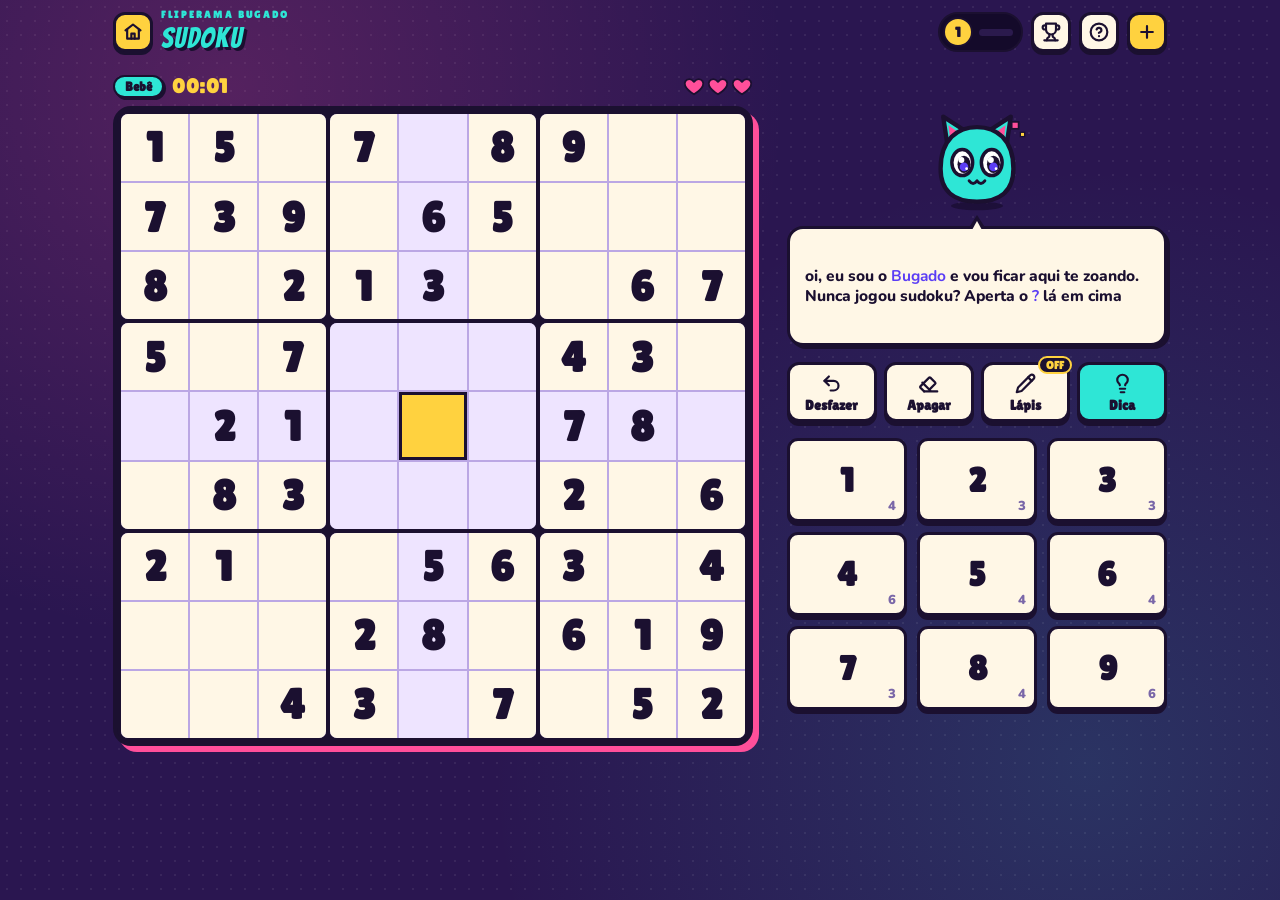
<file: sudoku/index.html>
<!doctype html>
<html lang="pt-BR">
<head>
<meta charset="utf-8">
<meta name="viewport" content="width=device-width, initial-scale=1, viewport-fit=cover">
<meta name="theme-color" content="#2A1650">
<title>Sudoku · Fliperama Bugado</title>
<link rel="preconnect" href="https://fonts.googleapis.com">
<link rel="preconnect" href="https://fonts.gstatic.com" crossorigin>
<link rel="stylesheet" href="https://fonts.googleapis.com/css2?family=Bangers&family=Lilita+One&family=Nunito:wght@600;800;900&display=swap">
<link rel="stylesheet" href="../shared/base.css?v=2609242000">
<style>
:root{
  --peer:#EEE4FF; --same:#FFC9E0;
  /* tamanho do tabuleiro: cabe na largura E na altura do celular
     (344px = barra + balão + status + ferramentas + teclado + espaços) */
  --bw:max(250px, min(calc(100vw - 28px), 520px, calc(100dvh - 344px)));
}
.wrap{padding-block:8px 16px}
/* celular: barra e balão em cima, ferramentas + números embaixo (no alcance do dedão),
   e o tabuleiro centralizado no espaço que sobra, em vez de um buraco no fim da tela */
.game{display:grid;gap:8px;min-height:100vh;min-height:100dvh;grid-template-rows:auto auto 1fr auto auto;grid-template-areas:"bar" "mascot" "board" "tools" "pad";justify-items:center}
#bar{grid-area:bar;width:100%}
#mascot{grid-area:mascot;width:var(--bw)}
.board-wrap{grid-area:board;align-self:center;width:var(--bw);position:relative;display:flex;flex-direction:column;gap:6px}
.tools{grid-area:tools;width:var(--bw)}
.pad{grid-area:pad;width:var(--bw)}
/* balão com altura mínima de 4 linhas: quase nenhuma fala muda o tamanho dele.
   Fala muito longa (dica) cresce um tico, mas as ferramentas e os números ficam presos embaixo */
#mascot .bg-bubble{min-height:80px;max-height:116px;padding:6px 12px}
#mascot .bg-bubble p{max-height:98px;overflow-y:auto;font-size:14px;line-height:1.25;scrollbar-width:none}
#mascot .bg-bubble p::-webkit-scrollbar{display:none}
#mascot .bg-bubble p.long{font-size:12.5px;line-height:1.22}

/* status */
.status{display:flex;align-items:center;gap:8px;min-height:28px}
.timer{font-family:var(--chunky);font-size:18px;color:var(--sun);font-variant-numeric:tabular-nums;letter-spacing:.03em}
.timer.paused{color:var(--muted)}
.combo{font-family:var(--display);font-size:18px;letter-spacing:.06em;color:var(--ink);background:var(--pink);border:2.5px solid var(--ink);border-radius:8px;padding:0 7px;transform:rotate(-4deg);box-shadow:2px 2px 0 var(--ink)}
.hearts{margin-left:auto;display:flex;gap:2px}
.hearts svg{width:22px;height:22px}
.hearts path{fill:var(--pink);stroke:var(--ink);stroke-width:2;stroke-linejoin:round;transition:fill .3s}
.hearts .lost path{fill:#3d2a66}
.hearts .crack{display:none;fill:none!important;stroke:var(--ink)}
.hearts .lost .crack{display:inline}

/* tabuleiro */
.board{width:100%;aspect-ratio:1;display:grid;grid-template-columns:repeat(3,1fr);grid-template-rows:repeat(3,1fr);gap:4px;padding:4px;background:var(--ink);border:4px solid var(--ink);border-radius:18px;box-shadow:6px 6px 0 var(--pink)}
.box{display:grid;grid-template-columns:repeat(3,1fr);grid-template-rows:repeat(3,1fr);gap:2px;background:var(--line);border-radius:7px;overflow:hidden;min-width:0;min-height:0}
.cell{appearance:none;border:0;margin:0;padding:0;min-width:0;min-height:0;background:var(--paper);color:var(--ink);font-family:var(--chunky);font-size:calc(var(--bw) * .066);line-height:1;display:grid;place-items:center;cursor:pointer;position:relative;transition:background-color .12s}
.cell.user{color:var(--violet)}
.cell.hinted{color:#0B8A81}
.cell.peer{background:var(--peer)}
.cell.same{background:var(--same)}
.cell.sel{background:var(--sun);box-shadow:inset 0 0 0 3px var(--ink);z-index:1}
.cell.err{background:var(--red);color:#fff}
.cell:focus-visible{outline:3px solid var(--pink);outline-offset:-3px;z-index:2}
.notes{display:grid;grid-template-columns:repeat(3,1fr);grid-template-rows:repeat(3,1fr);width:100%;height:100%;padding:6%;font-family:var(--body);font-weight:900;font-size:calc(var(--bw) * .031);color:#62508F;place-items:center}
.notes i{font-style:normal;line-height:1;padding:0 1px}
.notes i.hl{color:#fff;background:var(--pink);border-radius:3px}
.floatxp{position:absolute;pointer-events:none;z-index:6;font-family:var(--chunky);font-size:17px;color:var(--cyan);-webkit-text-stroke:1.5px var(--ink);paint-order:stroke fill;transform:translate(-50%,-50%)}
.paused-veil{position:absolute;inset:34px 0 0;display:flex;flex-direction:column;align-items:center;justify-content:center;padding:12px;background:rgba(42,22,80,.82);border-radius:18px;z-index:4;font-family:var(--display);font-size:34px;letter-spacing:.05em;color:var(--sun);text-shadow:3px 3px 0 var(--pink);cursor:pointer;text-align:center;line-height:1}
.paused-veil small{display:block;font-family:var(--body);font-size:14px;color:var(--paper);text-shadow:none;letter-spacing:0;margin-top:6px}

/* ferramentas + teclado numérico */
.tools{display:grid;grid-template-columns:repeat(4,minmax(0,1fr));gap:7px}
/* ícone + nome sempre (iniciante não adivinha o que é a borrachinha) */
.tool{position:relative;height:56px;min-width:0;display:flex;flex-direction:column;align-items:center;justify-content:center;gap:3px;font-size:13px;line-height:1;padding:0 4px;border-radius:12px}
.tool span{white-space:nowrap}
.tool svg{flex:none;width:21px;height:21px;fill:none;stroke:currentColor;stroke-width:2.5;stroke-linecap:round;stroke-linejoin:round}
.tool.on{background:var(--sun)}
.tool.hint{background:var(--cyan)}
.tool .tag{position:absolute;top:-9px;right:-5px;font-family:var(--chunky);font-size:11px;line-height:1.1;background:var(--ink);color:var(--sun);border-radius:99px;padding:1px 6px;border:2px solid var(--sun)}
.pad{display:grid;grid-template-columns:repeat(9,minmax(0,1fr));gap:4px}
.num{position:relative;height:58px;min-width:0;padding:0;display:grid;place-items:center;font-size:26px;line-height:1;border-radius:11px;box-shadow:0 3px 0 var(--ink)}
.num small{position:absolute;right:3px;bottom:3px;font-family:var(--body);font-weight:900;font-size:12px;color:#7A67A8;line-height:1}
.num.done{opacity:.3;box-shadow:0 0 0 var(--ink);transform:translateY(3px)}
.pad.notes-mode .num{background:#FFF1B8;font-size:19px}
.pad.notes-mode .num::after{content:"";position:absolute;top:4px;left:4px;width:6px;height:6px;border-radius:50%;background:var(--violet)}

@media (max-width:374px){ .tool{font-size:12px} .num small{right:2px;bottom:2px} }
/* celular baixinho: aperta um pouco pra o tabuleiro não ficar minúsculo */
@media (max-height:700px) and (max-width:879px){ :root{--bw:max(250px, min(calc(100vw - 28px), 520px, calc(100dvh - 316px)))} .tool{height:48px;flex-direction:row;gap:5px} .tool span{display:none} .num{height:50px} #mascot .bg-bubble{min-height:68px} }

/* desktop: tabuleiro à esquerda, painel à direita (centralizado na altura do tabuleiro) */
@media (min-width:880px){
  :root{--bw:max(340px, min(640px, calc(100dvh - 132px), calc(100vw - 500px)))}
  .game{min-height:0;grid-template-columns:auto minmax(320px,380px);grid-template-rows:auto 1fr auto auto auto 1fr;grid-template-areas:"bar bar" "board ." "board mascot" "board tools" "board pad" "board .";justify-content:center;column-gap:34px;row-gap:16px}
  .board-wrap{align-self:start}
  #mascot,.tools,.pad{width:100%}
  #mascot .bg-bubble{flex:none;height:120px;min-height:0;max-height:none;padding:10px 15px}
  #mascot .bg-bubble p{max-height:100%}
  #mascot .bg-bubble p{font-size:15.5px;line-height:1.3}
  #mascot .bg-bubble p.long{font-size:14px;line-height:1.28}
  .pad{grid-template-columns:repeat(3,1fr);gap:10px}
  .num{height:clamp(64px, calc((100dvh - 470px) / 3), 84px);font-size:34px;box-shadow:0 4px 0 var(--ink)}
  .num small{font-size:13px;right:8px;bottom:6px}
  .pad.notes-mode .num{font-size:26px}
  .tool{height:60px;gap:4px;font-size:14px}
  .status .timer{font-size:20px}
}

/* modal extras */
.diffs{display:flex;flex-direction:column;gap:10px;margin-top:14px}
.diff{text-align:left;padding:11px 14px 11px 16px;display:grid;grid-template-columns:1fr auto;gap:2px 10px;align-items:center;border-left-width:12px;border-left-color:var(--c)}
.diff b{font-family:var(--chunky);font-weight:400;font-size:20px}
.diff span{grid-column:1;font-size:13.5px;font-weight:700;color:#4b3d6b;line-height:1.3;font-family:var(--body)}
.diff em{grid-row:1/3;grid-column:2;font-style:normal;font-family:var(--chunky);font-size:12px;color:#6b5a90;text-align:right;line-height:1.2}
.diff.cur{background:#FFF1B8}
.xprows{margin-top:14px;border:2.5px solid var(--ink);border-radius:12px;background:#fff;overflow:hidden}
.xprow{display:flex;justify-content:space-between;gap:10px;padding:7px 12px;font-size:14px;font-weight:800;border-bottom:1.5px dashed #d9cdef}
.xprow b{font-family:var(--chunky);font-weight:400;font-variant-numeric:tabular-nums;color:#0B8A81}
.xprow b.neg{color:var(--red)}
.xprow.total{background:var(--sun);border-bottom:0;font-family:var(--chunky);font-weight:400;font-size:17px}
.xprow.total b{color:var(--ink)}
.badge-row{display:flex;flex-wrap:wrap;gap:8px;margin-top:12px}
.achs{display:grid;grid-template-columns:repeat(auto-fill,minmax(180px,1fr));gap:8px}
.ach{display:flex;gap:9px;align-items:center;background:#fff;border:2.5px solid var(--ink);border-radius:12px;padding:8px 10px}
.ach .ic{flex:none;width:34px;height:34px;border-radius:50%;display:grid;place-items:center;background:var(--sun);border:2.5px solid var(--ink)}
.ach .ic svg{width:18px;height:18px;fill:none;stroke:var(--ink);stroke-width:2.4;stroke-linecap:round;stroke-linejoin:round}
.ach b{display:block;font-family:var(--chunky);font-weight:400;font-size:14px;line-height:1.15}
.ach small{display:block;font-size:12px;font-weight:700;color:#6b5a90;line-height:1.25}
.ach.locked{background:#eee7f7;border-style:dashed}
.ach.locked .ic{background:#d6cbe9}
.ach.locked b{color:#6f5f92}
.stat-grid.four{grid-template-columns:repeat(4,minmax(0,1fr))}
.bg-card .stat span{font-size:12px;letter-spacing:.02em;line-height:1.2;display:block}
.besttimes{display:grid;grid-template-columns:1fr auto;gap:4px 12px;font-size:14px;font-weight:800}
.besttimes b{font-family:var(--chunky);font-weight:400;font-variant-numeric:tabular-nums}
/* ajuda: etiquetas com a mesma largura, pra os textos começarem todos na mesma linha */
.help-list li{align-items:flex-start}
.help-list .tag2{min-width:86px;text-align:center;margin-top:2px}
@media (max-width:380px){ .help-list .tag2{min-width:78px;padding-inline:4px} }
</style>
</head>
<body>
<div class="wrap game">
  <header id="bar"></header>
  <div id="mascot"></div>

  <section class="board-wrap" id="boardWrap">
    <div class="status">
      <span class="chip" id="diffChip">Bebê</span>
      <span class="timer" id="timer">00:00</span>
      <span class="combo" id="combo" hidden>x2</span>
      <span class="hearts" id="hearts" aria-label="Vidas"></span>
    </div>
    <div class="board" id="board" role="grid" aria-label="Grade do sudoku"></div>
    <div class="paused-veil" id="veil" hidden>PAUSADO<small>cochilei aqui, toca pra voltar</small></div>
    <div class="burst" id="burst" aria-hidden="true"></div>
  </section>

  <div class="tools">
    <button class="btn tool" id="tUndo" type="button" aria-label="Desfazer"><svg viewBox="0 0 24 24"><path d="M9 14 4 9l5-5"/><path d="M4 9h10.5a5.5 5.5 0 0 1 0 11H11"/></svg><span>Desfazer</span></button>
    <button class="btn tool" id="tErase" type="button" aria-label="Apagar"><svg viewBox="0 0 24 24"><path d="m7 21-4.3-4.3a1 1 0 0 1 0-1.4l10-10a1 1 0 0 1 1.4 0l5.6 5.6a1 1 0 0 1 0 1.4L13 19"/><path d="M22 21H7"/><path d="m5 11 9 9"/></svg><span>Apagar</span></button>
    <button class="btn tool" id="tNotes" type="button" aria-pressed="false" aria-label="Lápis"><svg viewBox="0 0 24 24"><path d="M17 3a2.85 2.85 0 1 1 4 4L7.5 20.5 2 22l1.5-5.5Z"/><path d="m15 5 4 4"/></svg><span>Lápis</span><b class="tag" id="notesTag">OFF</b></button>
    <button class="btn tool hint" id="tHint" type="button" aria-label="Dica"><svg viewBox="0 0 24 24"><path d="M15 14c.2-1 .7-1.7 1.5-2.5 1-.9 1.5-2.2 1.5-3.5A6 6 0 0 0 6 8c0 1 .2 2.2 1.5 3.5.7.7 1.3 1.5 1.5 2.5"/><path d="M9 18h6"/><path d="M10 22h4"/></svg><span>Dica</span><b class="tag" id="hintTag" hidden>0</b></button>
  </div>

  <div class="pad" id="pad"></div>
</div>

<script src="../shared/falas.js?v=2609242000"></script>
<script src="../shared/bugado.js?v=2609242000"></script>
<script src="falas-sudoku.js?v=2609242000"></script>
<script>
(() => {
const B = Bugado, $ = s => document.querySelector(s), RM = B.RM;
let RAND = Math.random; // trocado por um gerador com semente no Sudoku do Dia
const shuffle = a => B.shuffle(a, RAND);
const fmt = B.fmtTime;

/* ================= geometria ================= */
const UNITS = [], UNIT_OF = Array.from({length:81}, () => []);
for (let r=0;r<9;r++) UNITS.push(Array.from({length:9}, (_,c) => r*9+c));
for (let c=0;c<9;c++) UNITS.push(Array.from({length:9}, (_,r) => r*9+c));
for (let b=0;b<9;b++){ const br=Math.floor(b/3)*3, bc=(b%3)*3; UNITS.push(Array.from({length:9}, (_,k) => (br+Math.floor(k/3))*9 + bc + k%3)); }
UNITS.forEach((u,ui) => u.forEach(i => UNIT_OF[i].push(ui)));
const PEERS = Array.from({length:81}, (_,i) => { const s=new Set(); UNIT_OF[i].forEach(ui => UNITS[ui].forEach(j => { if (j!==i) s.add(j); })); return [...s]; });
const PEERSET = PEERS.map(p => new Set(p));
const pc = m => { let c=0; while(m){ m&=m-1; c++; } return c; };
const digitsOf = m => { const a=[]; for (let d=1;d<=9;d++) if (m>>d&1) a.push(d); return a; };
const cand = (g,i) => { let m=0; for (const p of PEERS[i]) m |= 1<<g[p]; return ~m & 0x3FE; };

/* ================= gerador ================= */
function solveRand(g){
  let best=-1, bm=0, bc=10;
  for (let i=0;i<81;i++) if (!g[i]){ const m=cand(g,i), c=pc(m); if (c<bc){ bc=c; best=i; bm=m; if (!c) return false; } }
  if (best<0) return true;
  for (const d of shuffle(digitsOf(bm))){ g[best]=d; if (solveRand(g)) return true; }
  g[best]=0; return false;
}
function countSol(g, limit=2){
  let n=0;
  (function rec(){
    if (n>=limit) return;
    let best=-1, bm=0, bc=10;
    for (let i=0;i<81;i++) if (!g[i]){ const m=cand(g,i), c=pc(m); if (c<bc){ bc=c; best=i; bm=m; if (!c) return; } }
    if (best<0){ n++; return; }
    for (const d of digitsOf(bm)){ g[best]=d; rec(); if (n>=limit) break; }
    g[best]=0;
  })();
  return n;
}
function solveSingles(g0){
  const g=g0.slice(); let progress=true;
  while (progress){
    progress=false;
    for (let i=0;i<81;i++) if (!g[i]){ const m=cand(g,i); if (!m) return false; if (pc(m)===1){ g[i]=digitsOf(m)[0]; progress=true; } }
    for (const u of UNITS){
      for (let d=1;d<=9;d++){
        if (u.some(j => g[j]===d)) continue;
        const spots = u.filter(j => !g[j] && (cand(g,j)>>d&1));
        if (!spots.length) return false;
        if (spots.length===1){ g[spots[0]]=d; progress=true; }
      }
    }
  }
  return g.every(v => v);
}
function generate(key, seed){
  RAND = seed == null ? Math.random : B.rng(seed);
  try { return generateWith(key); } finally { RAND = Math.random; }
}
function generateWith(key){
  const D=DIFFS[key]; const sol=Array(81).fill(0); solveRand(sol);
  const p=sol.slice(); let givens=81;
  for (const i of shuffle([...Array(41).keys()])){
    if (givens<=D.givens) break;
    const j=80-i, a=p[i], b=p[j]; p[i]=0; p[j]=0;
    const ok = D.mode==='singles' ? solveSingles(p) : countSol(p.slice())===1;
    if (ok) givens -= (i===j ? 1 : 2); else { p[i]=a; p[j]=b; }
  }
  return { puzzle:p, solution:sol };
}

/* ================= conteúdo ================= */
const DIFFS = {
  bebe:      { name:'Bebê',          givens:44, mode:'singles', xp:40,  par:360,  color:'#2EE6D6', desc:'Quase tudo já vem preenchido. Bom pra aprender, difícil errar.' },
  normal:    { name:'Normal',        givens:36, mode:'singles', xp:70,  par:660,  color:'#FFD23F', desc:'Sudoku de verdade, sem rodinha. Os 2 truques da ajuda resolvem.' },
  achando:   { name:'Tô Me Achando', givens:30, mode:'singles', xp:110, par:1020, color:'#FF4F9A', desc:'Pouca pista. Pra quem ganhou duas e já tá se achando.' },
  sofrencia: { name:'Sofrência',     givens:25, mode:'unique',  xp:180, par:1800, color:'#FF3B3B', desc:'Quase nada preenchido, vai precisar de lápis e paciência. Cê não tá pronto mas vai né' }
};
const ACH = [
  ['first','Nasceu','Ganhou a primeira. Bem-vindo à resenha.'],
  ['clean','Zero Vergonha','Ganhou sem errar nenhuma vez.'],
  ['nohint','Orgulho Próprio','Ganhou sem pedir dica.'],
  ['combo5','Tá Possuído','Fez combo x5.'],
  ['combo15','Modo Anime','Fez combo x15. Cadê a música de abertura?'],
  ['fast','Speedrun de Padaria','Ganhou em menos de 6 minutos.'],
  ['streak3','Viciado','Ganhou 3 dias seguidos.'],
  ['night','Vai Dormir Mano','Jogou entre meia-noite e 5 da manhã.'],
  ['normal','Tirou a Rodinha','Ganhou no Normal ou mais difícil.'],
  ['hard','Sofredor Certificado','Ganhou na Sofrência.'],
  ['phoenix','Renasceu das Cinzas','Perdeu, continuou e ganhou mesmo assim.'],
  ['ten','Isso Tem Nome: Vício','10 vitórias no Sudoku.']
];
const heartSVG = '<svg viewBox="0 0 24 24"><path d="M12 21s-7.5-4.6-9.6-9.2C.9 8.4 3 4.5 6.8 4.5c2.1 0 3.6 1.2 5.2 3 1.6-1.8 3.1-3 5.2-3 3.8 0 5.9 3.9 4.4 7.3C19.5 16.4 12 21 12 21z"/><path class="crack" d="M12 7.5 10 11l3 2-2 4" stroke-width="2"/></svg>';

/* ================= estado ================= */
let S = null;
const G = B.game('sudoku');
G.best = G.best || {}; G.ach = G.ach || {}; G.wins = G.wins || 0; G.played = G.played || 0;
const validGame = g => g && Array.isArray(g.board) && g.board.length===81 && Array.isArray(g.solution) && DIFFS[g.diff];
const save = () => { B.store.set('bugado.game', S); B.saveProfile(); };

/* ================= DOM ================= */
const boardEl = $('#board'), cells = [];
for (let b=0;b<9;b++){
  const box = document.createElement('div'); box.className='box';
  for (const i of UNITS[18+b]){
    const el = document.createElement('button');
    el.type='button'; el.className='cell'; el.dataset.i=i; el.setAttribute('role','gridcell');
    el.setAttribute('aria-label', `Linha ${Math.floor(i/9)+1}, coluna ${i%9+1}`);
    box.appendChild(el); cells[i]=el;
  }
  boardEl.appendChild(box);
}
const padEl = $('#pad'), padBtns = [];
for (let d=1; d<=9; d++){
  const b = document.createElement('button'); b.type='button'; b.className='btn num'; b.dataset.d=d;
  b.innerHTML = `${d}<small></small>`; padEl.appendChild(b); padBtns[d]=b;
}

/* ================= render ================= */
function render(){
  const sel = S.sel, selVal = sel>=0 ? S.board[sel] : 0;
  for (let i=0;i<81;i++){
    const el = cells[i], v = S.board[i];
    let cls = 'cell';
    if (S.puzzle[i]) cls += ' given'; else if (v) cls += S.hinted.includes(i) ? ' user hinted' : ' user';
    if (sel>=0 && i!==sel && PEERSET[sel].has(i)) cls += ' peer';
    if (selVal && v===selVal && i!==sel) cls += ' same';
    if (i===sel) cls += ' sel';
    let content;
    if (S.wrong && S.wrong.i===i){ cls += ' err'; content = String(S.wrong.d); }
    else if (v) content = String(v);
    else if (S.notes[i]){
      content = '<span class="notes">';
      for (let n=1;n<=9;n++){ const has = S.notes[i]>>n&1; content += `<i class="${has && n===selVal ? 'hl' : ''}">${has ? n : ''}</i>`; }
      content += '</span>';
    } else content = '';
    if (el.className !== cls) el.className = cls;
    if (el._c !== content){ el.innerHTML = content; el._c = content; }
  }
  const counts = Array(10).fill(0); S.board.forEach(v => counts[v]++);
  for (let d=1; d<=9; d++){ const left = 9-counts[d]; padBtns[d].classList.toggle('done', left===0); padBtns[d].querySelector('small').textContent = left || ''; padBtns[d].setAttribute('aria-label', `${d}, faltam ${left}`); }
  padEl.classList.toggle('notes-mode', S.notesMode);
  $('#tNotes').classList.toggle('on', S.notesMode); $('#tNotes').setAttribute('aria-pressed', S.notesMode);
  $('#notesTag').textContent = S.notesMode ? 'ON' : 'OFF';
  const ht = $('#hintTag'); ht.hidden = !S.hints; ht.textContent = S.hints;
  const D = DIFFS[S.diff], chip = $('#diffChip'); chip.textContent = S.daily != null ? `Do Dia #${S.daily}` : D.name; chip.style.setProperty('--c', S.daily != null ? '#FFD23F' : D.color);
  $('#timer').textContent = fmt(S.time);
  const cb = $('#combo'); cb.hidden = S.combo<2; cb.textContent = `x${S.combo}`;
  $('#hearts').innerHTML = [0,1,2].map(k => `<span class="${k < 3-S.mistakes ? '' : 'lost'}">${heartSVG}</span>`).join('');
}

/* ================= efeitos ================= */
const burstEl = $('#burst'), wrapEl = $('#boardWrap');
const burst = (t, c) => B.burst(burstEl, t, c);
function floatXP(i, text){
  const r = cells[i].getBoundingClientRect(), w = wrapEl.getBoundingClientRect();
  const s = document.createElement('span'); s.className='floatxp'; s.textContent=text;
  s.style.left = (r.left - w.left + r.width/2)+'px'; s.style.top = (r.top - w.top + r.height/2)+'px';
  wrapEl.appendChild(s);
  s.animate([{transform:'translate(-50%,-50%) scale(.6)',opacity:1},{transform:'translate(-50%,-190%) scale(1.1)',opacity:1,offset:.6},{transform:'translate(-50%,-260%)',opacity:0}], {duration:900, easing:'ease-out'}).onfinish = () => s.remove();
}
const pop = i => { if (!RM) cells[i].animate([{transform:'scale(1.4)'},{transform:'scale(1)'}], {duration:280, easing:'cubic-bezier(.3,1.7,.5,1)'}); };
const shake = () => { if (!RM) boardEl.animate([{transform:'translateX(0)'},{transform:'translateX(-9px)'},{transform:'translateX(8px)'},{transform:'translateX(-5px)'},{transform:'translateX(3px)'},{transform:'translateX(0)'}], {duration:360}); };
function flashCells(list, origin){
  const oR = Math.floor(origin/9), oC = origin%9;
  list.slice().sort((a,b) => (Math.abs(Math.floor(a/9)-oR)+Math.abs(a%9-oC)) - (Math.abs(Math.floor(b/9)-oR)+Math.abs(b%9-oC)))
    .forEach((i,k) => cells[i].animate([{backgroundColor:'#FFD23F',transform:'scale(1.15)'},{backgroundColor:'#2EE6D6',transform:'scale(1)',offset:.5},{backgroundColor:'#FFF7E6'}], {duration:600, delay:RM?0:k*38, easing:'ease-out'}));
}

/* ================= lógica ================= */
let lastPlace = Date.now(), notesAdded = 0, undos = 0, paused = false;
const talk = (cat, vars, m, hold) => B.talk(cat, vars, m, hold);

function newGame(key, quiet, daily){
  const day = B.dayNumber();
  if (daily) key = 'normal';
  const { puzzle, solution } = generate(key, daily ? 7000 + day : null);
  S = { diff:key, puzzle, solution, board:puzzle.slice(), notes:Array(81).fill(0), hinted:[], scored:Array(81).fill(false),
        time:0, mistakes:0, hints:0, combo:0, maxCombo:0, xpGain:0, history:[], sel:-1, notesMode:false,
        over:false, won:false, continued:false, wrong:null, milestones:{}, daily: daily ? day : null };
  S.sel = puzzle[40] ? puzzle.findIndex(v => !v) : 40;
  if (!daily) G.lastDiff = key;
  G.played++;
  if (new Date().getHours() < 5) unlock('night');
  notesAdded = 0; undos = 0; lastPlace = Date.now(); setPaused(false);
  save(); render();
  if (daily){ talk('sdDaily', {n:day}, 'smug', 6000); burst('DO DIA!', '#FFD23F'); }
  else if (!quiet){ sayStart(key); burst('VALENDO!', DIFFS[key].color); }
}
// abertura + comentário da dificuldade, cada um numa linha do balão
const sayStart = key => B.say(B.line('sdStart') + '<br>' + B.line('sdDiff_' + key), 'smug', 6000);
function unlock(id){
  if (G.ach[id]) return false;
  G.ach[id] = Date.now(); B.saveProfile(); const a = ACH.find(x => x[0]===id);
  B.toast(`Conquista: ${a[1]}`, a[2]); return true;
}
function pushHistory(){ S.history.push({ b:S.board.slice(), n:S.notes.slice(), h:S.hinted.slice() }); if (S.history.length>60) S.history.shift(); }
function select(i){ if (i===S.sel) return; S.sel=i; B.sfx.tap(); render(); }
const busy = () => !S || S.over || S.won;

function input(d){
  if (busy()) return;
  if (paused) setPaused(false);
  const i = S.sel;
  if (i<0){ talk('sdNoCell', null, 'smug'); return; }
  if (S.puzzle[i]){ talk('sdGiven', null, 'smug'); B.glitch(); return; }
  if (S.board[i]){ talk('sdLocked', null, 'smug'); return; }
  if (S.notesMode){
    pushHistory(); S.notes[i] ^= 1<<d; B.sfx.note(); render(); save();
    notesAdded++; if (notesAdded === 12 || notesAdded === 40 || notesAdded === 90) talk('sdNotesMany', {n:notesAdded}, 'smug');
    return;
  }
  if (d === S.solution[i]) placeCorrect(i, false);
  else mistake(i, d);
}

function placeCorrect(i, fromHint){
  pushHistory();
  const d = S.solution[i], now = Date.now(), gap = (now - lastPlace)/1000; lastPlace = now;
  S.board[i] = d; S.notes[i] = 0;
  for (const p of PEERS[i]) S.notes[p] &= ~(1<<d);
  if (fromHint) S.hinted.push(i);
  else {
    S.combo++; S.maxCombo = Math.max(S.maxCombo, S.combo);
    if (S.combo>=5) unlock('combo5');
    if (S.combo>=15) unlock('combo15');
  }
  render(); pop(i);
  if (!fromHint) B.sfx.place(S.combo); else B.sfx.hint();

  let gain = 0;
  if (!fromHint && !S.scored[i]){ gain = 5 + 2*Math.min(S.combo-1, 10); S.scored[i] = true; }

  const names = ['LINHA FECHADA!','COLUNA FECHADA!','QUADRADO FECHADO!'], done = [];
  UNIT_OF[i].forEach((ui,k) => { if (UNITS[ui].every(j => S.board[j])) done.push([k, UNITS[ui]]); });
  const allDone = S.board.every(v => v);
  if (done.length && !allDone){
    const set = new Set(); done.forEach(([,u]) => u.forEach(j => set.add(j)));
    flashCells([...set], i); setTimeout(B.sfx.unit, 120);
    gain += 15*done.length;
    burst(done.length>1 ? 'COMBO DUPLO!' : names[done[0][0]], done.length>1 ? '#FF4F9A' : '#FFD23F');
  }
  if (gain){ floatXP(i, `+${gain}`); S.xpGain += gain; B.gainXP(gain); }
  if (allDone){ save(); return win(); }

  // o que o Bugado comenta?
  const empties = S.board.filter(v => !v).length, total = S.puzzle.filter(v => !v).length;
  const prog = 1 - empties/total, numLeft = 9 - S.board.filter(v => v===d).length;
  const ms = S.milestones;
  if (!fromHint){
    if ([3,5,8,12,16,20,25,30].includes(S.combo)){ talk('sdCombo', {n:S.combo}, 'happy'); if (!done.length) burst(`x${S.combo}!`, '#FF4F9A'); }
    else if (done.length > 1) talk('sdUnitMulti', null, 'happy');
    else if (done.length) talk('sdUnit', {tipo:['linha','coluna','quadrado'][done[0][0]]}, 'happy');
    else if (empties <= 5 && !ms.almost){ ms.almost = 1; talk('sdAlmost', {n:empties}, 'shock'); }
    else if (prog >= .75 && !ms.q3){ ms.q3 = 1; talk('sdThreeQ', null, 'smug'); }
    else if (prog >= .5 && !ms.half){ ms.half = 1; talk('sdHalf', null, 'talk'); }
    else if (prog >= .25 && !ms.q1){ ms.q1 = 1; talk('sdQuarter', null, 'talk'); }
    else if (!numLeft) talk('sdNumDone', {d}, 'smug');
    else if (gap < 2.5 && Math.random() < .35) talk('sdFast', null, 'shock');
    else if (gap > 60) talk('sdSlow', {s:Math.round(gap)}, 'smug');
    else if (Math.random() < .42) talk('sdCorrect', {d}, Math.random()<.5 ? 'smug' : 'talk');
  }
  save();
}

function mistake(i, d){
  const hadCombo = S.combo;
  S.mistakes++; S.combo = 0;
  S.wrong = { i, d }; render(); shake(); B.sfx.err(); B.glitch();
  const conflicts = PEERS[i].filter(p => S.board[p]===d);
  conflicts.forEach(p => cells[p].animate([{boxShadow:'inset 0 0 0 4px #FF3B3B',backgroundColor:'#FFD0D0'},{boxShadow:'inset 0 0 0 0 #FF3B3B'}], {duration:1100, easing:'ease-out'}));
  let cat;
  if (conflicts.length){ const p = conflicts[0]; cat = Math.floor(p/9)===Math.floor(i/9) ? 'sdWrongRow' : p%9===i%9 ? 'sdWrongCol' : 'sdWrongBox'; }
  else cat = 'sdWrongHidden';
  if (S.mistakes >= 3) cat = 'sdThirdMistake';
  else if (S.mistakes === 2) cat = Math.random() < .5 ? 'sdLastLife' : cat;
  else if (hadCombo >= 5) cat = 'sdComboBreak';
  B.talk(cat, {d:`<b>${d}</b>`, n:hadCombo}, 'shock', 3800);
  setTimeout(() => { S.wrong = null; render(); }, 850);
  if (S.mistakes >= 3){ S.over = true; setTimeout(gameOver, 900); }
  save();
}

function erase(){
  if (busy()) return;
  const i = S.sel; if (i<0) return;
  if (S.puzzle[i]){ talk('sdGiven', null, 'smug'); return; }
  if (S.board[i]){ talk('sdLocked', null, 'smug'); return; }
  if (S.notes[i]){ pushHistory(); S.notes[i]=0; B.sfx.note(); render(); save(); if (Math.random()<.3) talk('sdErase', null, 'smug'); }
  else talk('sdEraseEmpty', null, 'smug');
}
function undo(){
  if (busy()) return;
  const h = S.history.pop();
  if (!h){ talk('sdUndoNone', null, 'smug'); return; }
  S.board = h.b; S.notes = h.n; S.hinted = h.h; B.sfx.tap(); render(); save();
  undos++; if (undos === 1 || undos % 5 === 0 || Math.random() < .2) talk('sdUndo', {n:undos}, 'smug');
}
function toggleNotes(){
  if (busy()) return;
  S.notesMode = !S.notesMode; B.sfx.tap(); render(); save();
  talk(S.notesMode ? 'sdNotesOn' : 'sdNotesOff', null, 'talk', 3000);
}

function findHint(){
  const g = S.board, rc = i => `linha ${Math.floor(i/9)+1}, coluna ${i%9+1}`;
  const naked = i => { const d = digitsOf(cand(g,i))[0]; return { i, d, text:`Na ${rc(i)}, tirando o que já tem na linha, coluna e quadrado, só sobra o <b>${d}</b> (<b>candidato único</b>).` }; };
  const isNaked = i => !g[i] && pc(cand(g,i))===1;
  if (S.sel>=0 && isNaked(S.sel)) return naked(S.sel);
  const order = shuffle([...Array(81).keys()]);
  for (const i of order) if (isNaked(i)) return naked(i);
  for (const ui of shuffle([...Array(27).keys()])){
    const u = UNITS[ui];
    for (let d=1; d<=9; d++){
      if (u.some(j => g[j]===d)) continue;
      const spots = u.filter(j => !g[j] && (cand(g,j)>>d&1));
      if (spots.length===1){
        const where = ui<9 ? `Na linha ${ui+1}` : ui<18 ? `Na coluna ${ui-8}` : 'Nesse quadrado';
        return { i:spots[0], d, text:`${where}, o <b>${d}</b> só cabe aqui, o resto tá bloqueado (<b>único lugar</b>).` };
      }
    }
  }
  const i = (S.sel>=0 && !g[S.sel]) ? S.sel : order.find(j => !g[j]);
  return { i, d:S.solution[i], text:B.line('sdHintFallback') };
}
function hint(){
  if (busy()) return;
  const h = findHint(); if (!h || h.i==null) return;
  S.hints++; S.sel = h.i;
  const pre = S.hints===1 ? B.line('sdHint1') : S.hints===2 ? B.line('sdHint2') : B.line('sdHintMany', {n:S.hints});
  placeCorrect(h.i, true);
  if (!S.won) B.say(pre + ' ' + h.text, 'smug', 9000);
  cells[h.i].animate([{backgroundColor:'#2EE6D6',transform:'scale(1.3) rotate(-8deg)'},{transform:'scale(1) rotate(0)'}], {duration:500, easing:'cubic-bezier(.3,1.6,.5,1)'});
}

function win(){
  S.won = true;
  const D = DIFFS[S.diff], rows = []; let total = 0;
  const add = (label, v) => { rows.push([label, v]); total += v; };
  add(`Vitória no ${D.name}`, D.xp);
  const tb = Math.max(0, Math.round((D.par - S.time)/D.par * D.xp * .6)); if (tb) add('Bônus de velocidade', tb);
  if (!S.mistakes && !S.continued) add('Zero erro', 30);
  if (!S.hints) add('Sem pedir dica', 25);
  if (S.maxCombo >= 5) add(`Combo máximo x${S.maxCombo}`, S.maxCombo*2);
  const officialDaily = S.daily === B.dayNumber() && !(G.lastDaily && G.lastDaily.day === S.daily && G.lastDaily.won);
  if (officialDaily){ add('Sudoku do Dia', 40); G.lastDaily = { day:S.daily, won:true, time:S.time, mistakes:S.mistakes, hints:S.hints }; }
  if (S.continued){ const pen = -Math.round(total/2); rows.push(['Taxa da vergonha (continuou)', pen]); total += pen; }
  const lvlBefore = B.levelInfo().lvl, earlier = S.xpGain;
  B.gainXP(total, {quiet:true});
  const lvlAfter = B.levelInfo().lvl;
  const streak = B.registerWin('sudoku'); G.wins = B.game('sudoku').wins;
  const prevBest = G.best[S.diff]; const record = !S.continued && (!prevBest || S.time < prevBest);
  if (record) G.best[S.diff] = S.time;
  const newAch = [], u = id => { if (unlock(id)) newAch.push(id); };
  u('first');
  if (!S.mistakes && !S.continued) u('clean');
  if (!S.hints) u('nohint');
  if (S.time < 360) u('fast');
  if (streak >= 3) u('streak3');
  if (S.diff !== 'bebe') u('normal');
  if (S.diff === 'sofrencia') u('hard');
  if (S.continued) u('phoenix');
  if (G.wins >= 10) u('ten');
  save(); render();

  flashCells([...Array(81).keys()], S.sel>=0 ? S.sel : 40);
  B.sfx.win(); B.confetti(); burst('ZEROU!', '#FFD23F');
  const cat = (!S.mistakes && !S.continued) ? 'sdWinClean' : !S.hints ? 'sdWinNoHint' : S.time < D.par/2 ? 'sdWinFast' : S.time > D.par*1.5 ? 'sdWinSlow' : 'sdWin';
  B.talk(cat, {tempo:fmt(S.time)}, 'happy', 99999);

  setTimeout(() => {
    B.openModal(`
      <h2 class="big">${!S.mistakes && !S.continued ? 'MDSSS ZERO ERRO' : S.continued ? 'ZEROU NO SUFOCO' : 'ZEROUUU'}</h2>
      <p class="sub">${B.line('vitoriaGeral')}</p>
      <div class="stat-grid four">
        <div class="stat"><b>${fmt(S.time)}</b><span>tempo</span></div>
        <div class="stat"><b>${S.continued ? 3 + S.mistakes : S.mistakes}</b><span>erros</span></div>
        <div class="stat"><b>${S.hints}</b><span>dicas</span></div>
        <div class="stat"><b>x${S.maxCombo}</b><span>combo</span></div>
      </div>
      <div class="badge-row">
        ${record ? '<span class="pill">RECORDE PESSOAL</span>' : ''}
        ${lvlAfter>lvlBefore ? `<span class="pill pink">NÍVEL ${lvlAfter}: ${B.titleOf(lvlAfter)}</span>` : ''}
        ${B.streakNow()>1 ? `<span class="pill sun">${B.streakNow()} DIAS SEGUIDOS</span>` : ''}
      </div>
      <div class="xprows">
        <div class="xprow"><span>XP no meio do jogo</span><b>+${earlier}</b></div>
        ${rows.map(([l,v]) => `<div class="xprow"><span>${l}</span><b class="${v<0?'neg':''}">${v<0?v:'+'+v}</b></div>`).join('')}
        <div class="xprow total"><span>Total</span><b>+${earlier+total} XP</b></div>
      </div>
      <div class="m-actions">
        ${S.daily != null ? '<button class="btn cool" type="button" data-act="share">Copiar resultado</button>' : ''}
        <button class="btn primary" type="button" data-act="again">Outra no ${D.name}</button>
        <button class="btn" type="button" data-act="menu">Trocar dificuldade</button>
      </div>
      ${newAch.length ? `<h3>Conquistas novas</h3><div class="achs">${newAch.map(achCard).join('')}</div>` : ''}`, {locked:true});
    if (lvlAfter > lvlBefore) B.sfx.lvl();
  }, RM ? 400 : 1500);
}

function gameOver(){
  B.sfx.lose(); B.mood('dead'); B.talk('sdOver', null, 'dead', 99999);
  B.openModal(`
    <h2>PERDEU PRA GRADE</h2>
    <p class="sub">${B.line('derrotaGeral')}</p>
    <p>3 erros. Os números certos continuam lá: dá pra continuar essa com os corações cheios (mas perde metade do bônus de vitória e eu vou lembrar pra sempre) ou começar outra do zero.</p>
    <div class="m-actions">
      <button class="btn hot" type="button" data-act="continue">Continuar (com vergonha)</button>
      <button class="btn" type="button" data-act="menu">Jogo novo</button>
    </div>`, {locked:true});
}

/* ================= modais ================= */
const achCard = id => { const a = ACH.find(x => x[0]===id), got = G.ach[id]; return `<div class="ach ${got?'':'locked'}"><span class="ic">${got?B.ICON.star:B.ICON.lock}</span><div><b>${a[1]}</b><small>${got ? a[2] : '??? descobre jogando'}</small></div></div>`; };
function showNewGame(){
  const inProgress = !S.won && !S.over && S.board.some((v,i) => v && !S.puzzle[i]);
  B.openModal(`
    <h2>Escolhe teu sofrimento</h2>
    <p class="sub">${inProgress ? 'O jogo de agora vai pro lixo se cê escolher outro, beleza?' : 'Nunca jogou? Começa pelo Bebê, ninguém tá vendo.'}</p>
    <div class="diffs">
      ${(() => { const day = B.dayNumber(), ld = G.lastDaily, done = ld && ld.day === day && ld.won;
        return `<button class="btn diff ${S.daily===day?'cur':''}" type="button" data-act="daily" style="--c:#FFD23F;background:${done?'#E6FBD9':'#FFF1B8'}"><b>Sudoku do Dia #${day}</b><span>${done ? `Feito em ${fmt(ld.time)}. Pode jogar de novo, mas o oficial já foi.` : 'Mesma grade pra todo mundo hoje. Nível Normal, vale +40 XP.'}</span><em>${done ? 'feito' : 'novo'}</em></button>`; })()}
      ${Object.entries(DIFFS).map(([k,D]) => `<button class="btn diff ${k===S.diff && S.daily==null?'cur':''}" type="button" data-act="start" data-d="${k}" style="--c:${D.color}"><b>${D.name}</b><span>${D.desc}</span><em>${G.best[k] ? 'recorde<br>'+fmt(G.best[k]) : 'sem<br>recorde'}</em></button>`).join('')}
    </div>
    ${S.over || S.won ? '' : '<div class="m-actions"><button class="btn" type="button" data-act="close">Voltar pro jogo</button></div>'}`, {locked: S.over || S.won});
}
function showHelp(){
  B.openModal(`
    <h2>Sudoku pra quem nunca jogou</h2>
    <p class="sub">É quebra-cabeça de lógica, não tem conta nenhuma. Tem que preencher a grade inteira com números de 1 a 9.</p>
    <h3>A única regra</h3>
    <ul class="help-list">
      <li><span class="tag2" style="--c:#2EE6D6">LINHA</span><span>Cada linha (deitada) tem os números de 1 a 9, sem repetir.</span></li>
      <li><span class="tag2" style="--c:#FFD23F">COLUNA</span><span>Cada coluna (em pé) também, de 1 a 9 sem repetir.</span></li>
      <li><span class="tag2" style="--c:#FF4F9A">QUADRADO</span><span>Cada quadrado 3×3 (os blocos de borda grossa) também. Pronto, acabou a teoria.</span></li>
    </ul>
    <h3>Como joga aqui</h3>
    <ul class="help-list">
      <li><span class="tag2">TOQUE</span><span>Toca numa casa vazia e depois num número lá embaixo. O numerinho no canto do botão fala quantos daquele ainda faltam.</span></li>
      <li><span class="tag2" style="--c:#FF4F9A">VIDAS</span><span>Errou, perde um coração. Com 3 erros a grade ganha (mas dá pra continuar).</span></li>
      <li><span class="tag2" style="--c:#FFF1B8">LÁPIS</span><span>Com o lápis ligado, o número entra pequenininho, só como palpite. Anotação não conta como erro.</span></li>
      <li><span class="tag2" style="--c:#2EE6D6">DICA</span><span>Eu preencho uma casa e explico por quê. Com julgamento incluso.</span></li>
      <li><span class="tag2" style="--c:#B7A6DC">PAUSA</span><span>Ficou 1 minuto parado? O tempo pausa sozinho.</span></li>
    </ul>
    <h3>Os 2 truques que resolvem quase tudo</h3>
    <ul class="help-list">
      <li><span class="tag2" style="--c:#FFD23F">ÚNICO</span><span><b>Candidato único:</b> olha uma casa e risca de cabeça os números que já tão na linha, na coluna e no quadrado dela. Sobrou um só? É ele.</span></li>
      <li><span class="tag2" style="--c:#FFD23F">LUGAR</span><span><b>Único lugar:</b> pega um número (tipo o 5) e um quadrado que ainda não tem ele. Em quais casas o 5 PODE entrar? Se só tem uma, é lá.</span></li>
    </ul>
    <h3>No PC</h3>
    <p><kbd>1</kbd> a <kbd>9</kbd> coloca, <kbd>setas</kbd> andam, <kbd>Backspace</kbd> apaga, <kbd>N</kbd> lápis, <kbd>Z</kbd> desfaz, <kbd>H</kbd> dica.</p>
    <div class="m-actions"><button class="btn primary" type="button" data-act="close">Entendi, bora</button></div>`);
}
function showStats(){
  const got = ACH.filter(a => G.ach[a[0]]).length;
  B.openModal(`
    <h2>Tua ficha no Sudoku</h2>
    <div class="stat-grid">
      <div class="stat"><b>${G.wins||0}</b><span>vitórias</span></div>
      <div class="stat"><b>${G.played||0}</b><span>jogos</span></div>
      <div class="stat"><b>${B.streakNow()}</b><span>dias seguidos</span></div>
    </div>
    <h3>Recordes</h3>
    <div class="besttimes">${Object.entries(DIFFS).map(([k,D]) => `<span>${D.name}</span><b>${G.best[k] ? fmt(G.best[k]) : '--:--'}</b>`).join('')}</div>
    <h3>Conquistas (${got}/${ACH.length})</h3>
    <div class="achs">${ACH.map(a => achCard(a[0])).join('')}</div>
    <div class="m-actions"><button class="btn primary" type="button" data-act="close">Fechar</button></div>`);
}
B.onAct('start', b => { B.closeModal(true); newGame(b.dataset.d); });
B.onAct('again', () => { B.closeModal(true); newGame(S.diff); });
B.onAct('daily', () => { B.closeModal(true); newGame('normal', false, true); });
B.onAct('share', async b => {
  const ok = await B.copyText(`Fliperama Bugado · Sudoku do Dia #${S.daily}\n🧩 ${fmt(S.time)} · ${S.mistakes} erro${S.mistakes===1?'':'s'} · ${S.hints} dica${S.hints===1?'':'s'}\n${location.href.split('?')[0]}`);
  b.textContent = ok ? 'Copiado!' : 'Não deu pra copiar';
});
B.onAct('menu', () => showNewGame());
B.onAct('continue', () => { B.closeModal(true); S.over=false; S.mistakes=0; S.continued=true; save(); render(); B.mood('neutral'); talk('sdCont', null, 'smug'); });

/* ================= pausa automática ================= */
function setPaused(on){
  paused = on; $('#veil').hidden = !on; $('#timer').classList.toggle('paused', on);
  if (on) B.mood('sleep');
}
$('#veil').addEventListener('click', () => { setPaused(false); talk('sdUnpause', null, 'talk'); });

/* ================= eventos ================= */
boardEl.addEventListener('click', e => { const c = e.target.closest('.cell'); if (c){ if (paused) setPaused(false); select(+c.dataset.i); } });
padEl.addEventListener('click', e => { const b = e.target.closest('.num'); if (b) input(+b.dataset.d); });
$('#tUndo').onclick = undo; $('#tErase').onclick = erase; $('#tNotes').onclick = toggleNotes; $('#tHint').onclick = hint;

document.addEventListener('keydown', e => {
  if (B.isModalOpen()) return;
  if (e.ctrlKey && (e.key==='z' || e.key==='Z')){ e.preventDefault(); undo(); return; }
  if (e.ctrlKey || e.metaKey || e.altKey) return;
  const k = e.key;
  if (/^[1-9]$/.test(k)){ input(+k); e.preventDefault(); return; }
  if (k==='Backspace' || k==='Delete' || k==='0'){ erase(); e.preventDefault(); return; }
  if (k==='n' || k==='N'){ toggleNotes(); return; }
  if (k==='z' || k==='Z'){ undo(); return; }
  if (k==='h' || k==='H'){ hint(); return; }
  const mv = { ArrowUp:-9, ArrowDown:9, ArrowLeft:-1, ArrowRight:1 }[k];
  if (mv && S){
    e.preventDefault(); if (paused) setPaused(false);
    let i = S.sel<0 ? 40 : S.sel, r = Math.floor(i/9), c = i%9;
    if (mv===-9) r=(r+8)%9; if (mv===9) r=(r+1)%9; if (mv===-1) c=(c+8)%9; if (mv===1) c=(c+1)%9;
    select(r*9+c); cells[r*9+c].focus({preventScroll:true});
  }
});

setInterval(() => {
  if (busy() || B.isModalOpen() || document.hidden || paused) return;
  if (Date.now() - B.idle.last > 60000){ setPaused(true); talk('sdPaused', null, 'sleep', 8000); return; }
  S.time++; $('#timer').textContent = fmt(S.time);
  if (S.time % 5 === 0) save();
}, 1000);
document.addEventListener('visibilitychange', () => { if (document.hidden && S) save(); });

/* ================= início ================= */
B.mountBar($('#bar'), { title:'Sudoku', color:'#2EE6D6', buttons:[
  { icon:'stats', label:'Estatísticas e conquistas', onClick:showStats },
  { icon:'help', label:'Como jogar', onClick: () => { $('#bHelp').classList.remove('pulse'); showHelp(); }, id:'bHelp' },
  { icon:'plus', label:'Novo jogo', onClick:showNewGame, cls:'sun' }
]});
B.mountMascot($('#mascot'), { pokeCat:'cutucarSudoku' });
const wide = matchMedia('(min-width:880px)');
const applyStack = () => B.setStack(wide.matches);
applyStack(); wide.addEventListener('change', applyStack);

const saved = B.store.get('bugado.game');
if (validGame(saved) && !saved.won){
  S = Object.assign({ hinted:[], scored:Array(81).fill(false), history:[], wrong:null, milestones:{} }, saved); S.wrong = null;
  render();
  if (S.over) gameOver(); else talk('sdBack', null, 'smug', 5000);
} else {
  newGame((saved && DIFFS[saved.diff] && saved.diff) || G.lastDiff || 'bebe', true);
  if (!B.profile().seen.sudoku){ B.say('oi, eu sou o <b>Bugado</b> e vou ficar aqui te zoando. Nunca jogou sudoku? Aperta o <b>?</b> lá em cima', 'talk', 7000); }
  else sayStart(S.diff);
}
if (!B.profile().seen.sudoku){ B.profile().seen.sudoku = true; B.saveProfile(); $('#bHelp').classList.add('pulse'); }
B.chatter({ active: () => !busy() && !paused, every:[55,100], idleAfter:35 });
})();
</script>
</body>
</html>
</file>
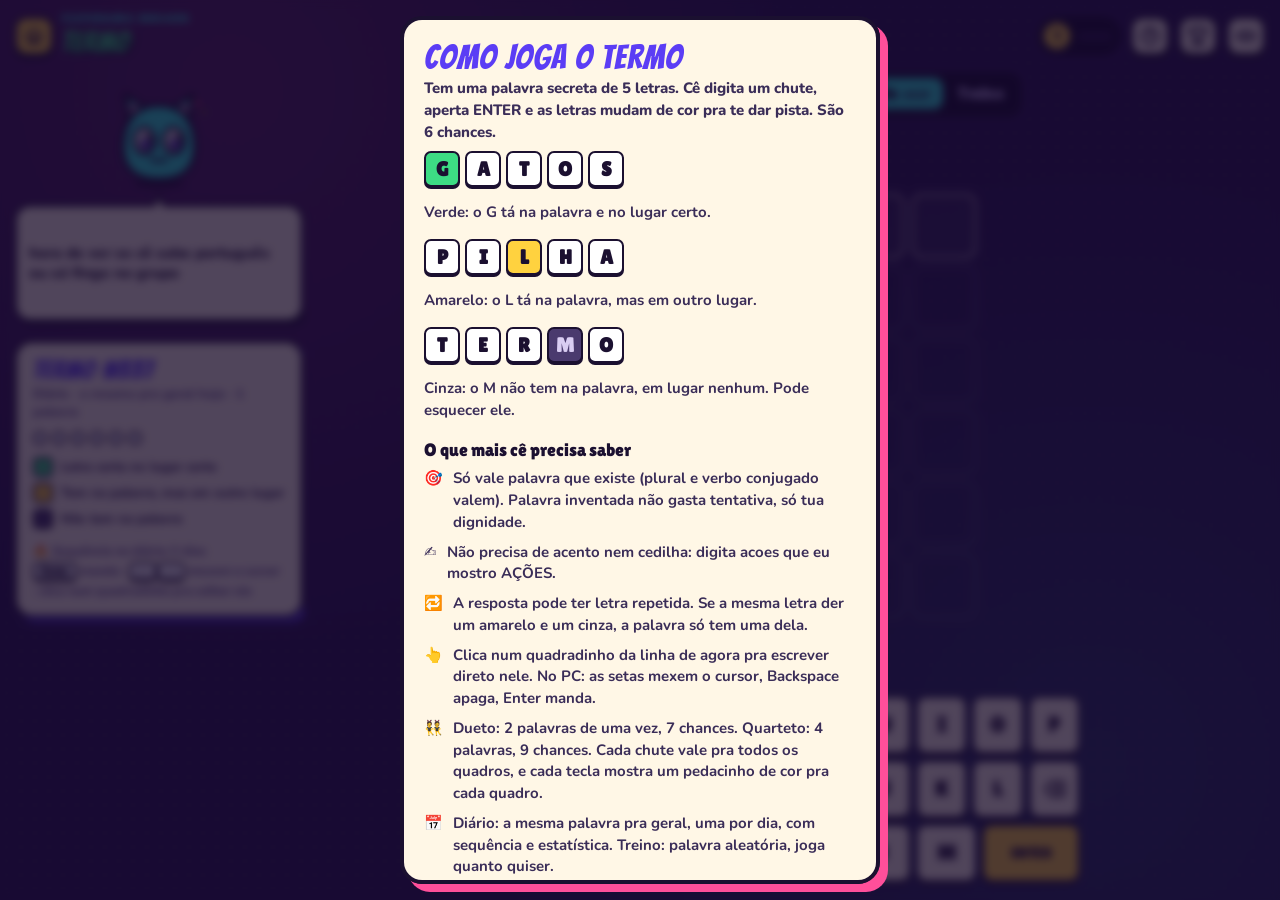
<file: termo/index.html>
<!doctype html>
<html lang="pt-BR"><head>
<meta charset="utf-8"><meta name="viewport" content="width=device-width, initial-scale=1, viewport-fit=cover">
<meta name="theme-color" content="#2A1650">
<title>Termo · Fliperama Bugado</title>
<meta name="description" content="Termo: descobre a palavra de 5 letras em 6 chances. Tem dueto, quarteto, diário e treino infinito.">
<link rel="preconnect" href="https://fonts.googleapis.com"><link rel="preconnect" href="https://fonts.gstatic.com" crossorigin>
<link rel="stylesheet" href="https://fonts.googleapis.com/css2?family=Bangers&family=Lilita+One&family=Nunito:wght@600;800;900&display=swap">
<link rel="stylesheet" href="../shared/base.css?v=2609242000">
<style>
:root{
  --c-ok:#3DDC84; --c-mid:#FFD23F; --c-no:#4A3A6E; --c-no-t:#D9CDF2; --c-noq:#9C8FB8;
  --kh:52px;
}
html,body{overflow-x:hidden}
.tm{height:100vh;height:100dvh;min-height:540px;display:flex;flex-direction:column;gap:7px;padding-block:8px 10px}
.tm > *{min-width:0}
#bar{flex:none}
#side{flex:none;display:flex;flex-direction:column}
#mascot{flex:none}
/* balão com altura fixa no celular: fala nova não empurra tabuleiro/teclado.
   3 linhas cabem no tamanho normal; fala muito longa encolhe a fonte (fitBubble). */
#mascot .bg-bubble{min-height:0;height:70px;overflow:hidden;padding:6px 12px}
#mascot .bg-bubble p{font-size:13px;line-height:1.22}
#mascot .bg-bubble p.long{font-size:12px;line-height:1.2}
.side-card{display:none}
/* barra no celular: o título do jogo não pode virar "T..." */
@media (max-width:559px){
  #bar{gap:6px}
  #bar .bar-title small{display:none}
  #bar .lvl-chip{padding-right:3px}
  #bar .lvl-chip .mini{display:none}
}
main{flex:1;min-height:0;display:flex;flex-direction:column;gap:8px}

/* ---------- modos ---------- */
.modes{flex:none;display:flex;gap:8px;justify-content:space-between;align-items:center}
.seg{display:flex;gap:2px;padding:3px;background:var(--deep);border:3px solid var(--ink);border-radius:13px;box-shadow:0 3px 0 var(--ink);min-width:0}
.seg button{appearance:none;border:0;background:none;color:var(--muted);font-family:var(--chunky);font-size:14px;letter-spacing:.02em;padding:5px 9px;border-radius:9px;cursor:pointer;white-space:nowrap;transition:background-color .15s,color .15s}
.seg button:hover{color:var(--paper)}
.seg button[aria-pressed="true"]{background:var(--paper);color:var(--ink);box-shadow:0 2px 0 var(--ink)}
.seg.kind button[aria-pressed="true"]{background:var(--cyan)}
.seg button:focus-visible{outline:3px solid var(--cyan);outline-offset:1px}
.seg .n{font-size:11px;opacity:.75;margin-left:2px}
@media (max-width:560px){ .seg button{font-size:13.5px;padding:5px 7px} .seg .n{display:none} }
@media (max-width:360px){ .seg button{font-size:12.5px;padding:5px 5px} .modes{gap:5px} }

/* ---------- tabuleiros ---------- */
#stage{flex:1;min-height:0;position:relative;display:grid;place-items:center}
#boards{display:grid;gap:var(--gb,10px);grid-template-columns:repeat(var(--cols,1),auto);justify-content:center;align-content:center}
.board{position:relative;display:grid;gap:var(--gy,var(--g,6px));padding:var(--pad,0px);border-radius:14px;transition:border-color .3s,box-shadow .3s}
.multi .board{background:rgba(20,10,42,.55);border:2.5px solid var(--ink);box-shadow:0 3px 0 var(--ink)}
.multi .board.solved{border-color:var(--c-ok);box-shadow:0 3px 0 var(--ink),0 0 0 2px var(--ink)}
.board .ok{position:absolute;right:-7px;top:-9px;z-index:2;display:none;width:22px;height:22px;border-radius:50%;background:var(--c-ok);border:2.5px solid var(--ink);color:var(--ink);font:400 13px/17px var(--chunky);text-align:center}
.multi .board.solved .ok{display:block}
.row{display:grid;grid-template-columns:repeat(5,var(--t,56px));gap:var(--g,6px)}
/* --t = largura, --th = altura (no quarteto do celular o quadradinho pode ser mais largo que alto) */
.tile{--h:var(--th,var(--t,56px));--bw:max(1.5px,calc(var(--h)*.055));width:var(--t,56px);height:var(--h);display:grid;place-items:center;font-family:var(--chunky);font-size:var(--fs,calc(var(--h)*.56));line-height:1;color:var(--paper);border:var(--bw) dashed rgba(255,247,230,.17);border-radius:calc(var(--h)*.17);user-select:none;-webkit-user-select:none;text-transform:uppercase}
.row.cur .tile{border-style:solid;border-color:rgba(255,247,230,.42);background:rgba(255,247,230,.05);cursor:pointer}
.row.cur .tile.cursor{border-color:var(--cyan);box-shadow:inset 0 calc(var(--h)*-.08) 0 var(--cyan)}
.tile[data-s]{border-style:solid;border-color:var(--ink);box-shadow:0 calc(var(--bw)*1.3) 0 var(--ink)}
.tile[data-s="t"]{background:var(--paper);color:var(--ink)}
.row.cur .tile[data-s="t"]{border-color:var(--ink);background:var(--paper)}
.row.cur .tile[data-s="t"].cursor{box-shadow:0 calc(var(--bw)*1.3) 0 var(--ink),inset 0 calc(var(--h)*-.09) 0 var(--cyan)}
.tile[data-s="c"]{background:var(--c-ok);color:var(--ink)}
.tile[data-s="p"]{background:var(--c-mid);color:var(--ink)}
.tile[data-s="a"]{background:var(--c-no);color:var(--c-no-t)}
.row.dead .tile{opacity:.28}
.tile.pop{animation:tm-pop .12s ease-out}
@keyframes tm-pop{50%{transform:scale(1.13)}}
.tile.flip{animation:tm-flip .5s ease-in-out}
@keyframes tm-flip{0%{transform:rotateX(0)}50%{transform:rotateX(90deg)}100%{transform:rotateX(0)}}
.row.shake{animation:tm-shake .45s}
@keyframes tm-shake{10%,90%{transform:translateX(-2px)}20%,80%{transform:translateX(4px)}30%,50%,70%{transform:translateX(-7px)}40%,60%{transform:translateX(7px)}}
.tile.win{animation:tm-bounce .7s cubic-bezier(.3,1.6,.5,1) both}
@keyframes tm-bounce{30%{transform:translateY(-38%) rotate(-6deg)}60%{transform:translateY(6%)}}
.board.yay{animation:tm-yay .6s cubic-bezier(.3,1.6,.5,1)}
@keyframes tm-yay{35%{transform:scale(1.05) rotate(-1.5deg)}}

/* ---------- teclado ---------- */
#kb{flex:none;display:flex;flex-direction:column;gap:6px;width:100%;max-width:560px;margin:0 auto;user-select:none;-webkit-user-select:none;touch-action:manipulation}
.kr{display:flex;gap:5px;justify-content:center}
.key{flex:1 1 0;min-width:0;height:var(--kh);position:relative;padding:0;border:2.5px solid var(--ink);border-radius:10px;background:var(--paper);color:var(--ink);box-shadow:0 3px 0 var(--ink);font-family:var(--chunky);font-size:19px;cursor:pointer;overflow:hidden;transition:transform .06s,box-shadow .06s,background-color .25s}
.key .l{position:relative;z-index:1;pointer-events:none}
.key.wide{flex:1.65 1 0;font-size:13px;letter-spacing:.04em;background:var(--sun)}
.key.back svg{width:24px;height:24px;margin:auto;fill:none;stroke:currentColor;stroke-width:2.4;stroke-linecap:round;stroke-linejoin:round}
.key:active,.key.hit{transform:translateY(2px);box-shadow:0 1px 0 var(--ink)}
.key:focus-visible{outline:3px solid var(--cyan);outline-offset:2px}
.key[data-s="c"]{background:var(--c-ok)}
.key[data-s="p"]{background:var(--c-mid)}
.key[data-s="a"]{background:var(--c-no);color:var(--c-no-t);box-shadow:0 2px 0 var(--ink)}
.key .q{position:absolute;inset:0;display:grid;pointer-events:none}
.key .q i{display:block}
.key .q i[data-s="c"]{background:var(--c-ok)}
.key .q i[data-s="p"]{background:var(--c-mid)}
.key .q i[data-s="a"]{background:var(--c-noq)}
.key.dim{background:var(--c-no);color:var(--c-no-t)}
.key.dim .q i[data-s="a"]{background:transparent}

/* ---------- painel de fim ---------- */
.endp{flex:none;width:100%;max-width:560px;margin:0 auto;height:calc(var(--kh)*3 + 18px);display:flex;flex-direction:column;justify-content:center;gap:8px;padding:10px 12px;background:var(--paper);color:var(--ink);border:3px solid var(--ink);border-radius:18px;box-shadow:4px 4px 0 var(--pink);animation:bg-popin .35s cubic-bezier(.3,1.6,.5,1)}
.endp .top{display:flex;align-items:center;gap:10px;min-width:0}
.endp h3{flex:none;margin:0;font-family:var(--display);font-weight:400;font-size:28px;letter-spacing:.03em;line-height:1;color:var(--violet);white-space:nowrap}
.endp h3 small{font-size:.7em;color:#D0206E}
.endp .ans{display:flex;flex-wrap:wrap;gap:5px;min-width:0}
.endp .ans span{font-family:var(--chunky);font-size:15px;padding:2px 8px;border:2.5px solid var(--ink);border-radius:8px;background:var(--c-ok);white-space:nowrap}
.endp .ans span.lost{background:var(--pink)}
.endp .meta{margin:0;font-size:13px;color:var(--text-ink);line-height:1.3}
.endp .meta b{font-family:var(--chunky);font-weight:400;color:var(--violet)}
.endp .acts{display:flex;gap:8px}
.endp .acts .btn{flex:1 1 0;min-width:0;height:44px;font-size:clamp(13px,3.8vw,15px);padding:0 4px;white-space:nowrap}

/* ---------- modais ---------- */
.bg-card .stat-grid{grid-template-columns:repeat(4,minmax(0,1fr));gap:6px}
.bg-card .stat{padding:8px 2px}
.bg-card .stat b{font-size:20px}
.bg-card .stat span{display:block;font-size:12px;letter-spacing:0;line-height:1.15;text-transform:none}
.st-tabs{display:flex;gap:6px;margin:10px 0 2px;flex-wrap:wrap}
.st-tabs .btn{height:34px;padding:0 12px;font-size:14px;box-shadow:0 3px 0 var(--ink)}
.st-tabs .btn[aria-pressed="true"]{background:var(--cyan)}
.dist{display:flex;flex-direction:column;gap:4px;margin-top:4px}
.dist .dr{display:flex;align-items:center;gap:6px;font-family:var(--chunky);font-size:14px}
.dist .dr > span{width:16px;text-align:right;color:var(--ink)}
.dist .bb{min-width:26px;padding:2px 7px;text-align:right;background:#cfc3e8;border:2px solid var(--ink);border-radius:6px;color:var(--ink);font-size:13px;transition:width .6s cubic-bezier(.3,1.3,.5,1)}
.dist .bb.hi{background:var(--c-ok)}
.dist .bb.x{background:var(--pink)}
.m-note{margin:12px 0 0;font-size:13px;color:#6b5a90;font-weight:800}
.m-note b{font-family:var(--chunky);font-weight:400;color:var(--violet)}
.res-words{display:flex;flex-wrap:wrap;gap:6px;margin-top:10px}
.res-words span{font-family:var(--chunky);font-size:17px;padding:3px 10px;border:2.5px solid var(--ink);border-radius:9px;background:var(--c-ok);box-shadow:2px 2px 0 var(--ink)}
.res-words span.lost{background:var(--pink)}
.ex{display:flex;gap:5px;margin:8px 0 4px}
.ex i{font-style:normal;width:36px;height:36px;display:grid;place-items:center;font-family:var(--chunky);font-size:20px;border:2.5px solid var(--ink);border-radius:7px;background:#fff;color:var(--ink);box-shadow:0 2px 0 var(--ink)}
.ex i.c{background:var(--c-ok)} .ex i.p{background:var(--c-mid)} .ex i.a{background:var(--c-no);color:var(--c-no-t)}
.share-box{width:100%;min-height:120px;margin-top:10px;font:700 14px/1.3 var(--body);border:2.5px solid var(--ink);border-radius:10px;padding:8px;resize:vertical;color:var(--ink);background:#fff}
.sr{position:absolute;width:1px;height:1px;overflow:hidden;clip:rect(0 0 0 0);white-space:nowrap}

/* ---------- celular: quarteto aperta o teclado ---------- */
@media (max-width:879px){
  .tm[data-mode="quarteto"]{--kh:46px}
  .tm[data-mode="quarteto"] #kb{gap:5px}
}
@media (max-height:700px) and (max-width:879px){ .tm{--kh:46px} #mascot .bg-mascot{width:48px;height:48px} #mascot .bg-bubble{height:62px;padding-block:5px} #mascot .bg-bubble p,#mascot .bg-bubble p.long{font-size:12px;line-height:1.2} }

/* ---------- desktop ---------- */
@media (min-width:880px){
  .tm{--kh:58px;display:grid;grid-template-columns:290px minmax(0,1fr);grid-template-rows:auto minmax(0,1fr);column-gap:30px;row-gap:12px;padding-block:12px 18px;min-height:600px}
  /* 4 quadros lado a lado (quarteto) precisam de largura, senão o quadradinho fica miúdo */
  .tm{max-width:1360px}
  #bar{grid-column:1/-1}
  #side{grid-column:1;grid-row:2;gap:18px;padding-top:14px;min-height:0;overflow:auto}
  #mascot .bg-bubble{height:auto;min-height:118px;overflow:visible}
  #mascot .bg-bubble p{font-size:15.5px;line-height:1.3}
  #mascot .bg-bubble p.long{font-size:14.5px}
  main{grid-column:2;grid-row:2;gap:12px}
  .modes{justify-content:center;gap:14px}
  .seg button{font-size:16px;padding:6px 13px}
  .key{font-size:21px}
  .key.wide{font-size:14px}
  .side-card{display:block;background:var(--paper);color:var(--ink);border:3px solid var(--ink);border-radius:18px;box-shadow:4px 4px 0 var(--violet);padding:14px 16px}
  .side-card h4{margin:0;font-family:var(--display);font-weight:400;font-size:26px;letter-spacing:.03em;color:var(--violet);line-height:1}
  .side-card .sub{margin:2px 0 10px;font-size:13px;color:#6b5a90}
  .side-card .dots{display:flex;flex-wrap:wrap;gap:5px;margin-bottom:12px}
  .side-card .dots i{width:14px;height:14px;border-radius:50%;border:2.5px solid var(--ink);background:#fff}
  .side-card .dots i.u{background:var(--pink)}
  .side-card .leg{display:flex;flex-direction:column;gap:6px;font-size:13px;color:var(--text-ink)}
  .side-card .leg span{display:flex;align-items:center;gap:8px}
  .side-card .leg i{flex:none;width:20px;height:20px;border:2.5px solid var(--ink);border-radius:5px}
  .side-card .kbd{margin-top:12px;font-size:12.5px;color:#6b5a90;line-height:1.6}
}
@media (prefers-reduced-motion: reduce){ .tile.win,.board.yay,.tile.flip,.tile.pop,.row.shake{animation:none} }
</style>
</head><body>
<div class="wrap tm" id="app">
  <header id="bar"></header>
  <aside id="side">
    <div id="mascot"></div>
    <div class="side-card" id="sideCard" aria-live="off"></div>
  </aside>
  <main>
    <nav class="modes" aria-label="Modo de jogo">
      <div class="seg" role="group" aria-label="Quantidade de palavras">
        <button type="button" data-mode="termo">Termo</button>
        <button type="button" data-mode="dueto">Dueto</button>
        <button type="button" data-mode="quarteto">Quarteto</button>
      </div>
      <div class="seg kind" role="group" aria-label="Diário ou treino">
        <button type="button" data-kind="daily">Diário<span class="n" id="dayN"></span></button>
        <button type="button" data-kind="treino">Treino</button>
      </div>
    </nav>
    <section id="stage" aria-label="Tabuleiro">
      <div id="boards"></div>
      <div class="burst" id="burst" aria-hidden="true"></div>
    </section>
    <div id="kb" role="group" aria-label="Teclado"></div>
    <div id="endp" class="endp" hidden></div>
    <p class="sr" id="sr" aria-live="polite"></p>
  </main>
</div>
<script src="../shared/falas.js?v=2609242000"></script><script src="../shared/bugado.js?v=2609242000"></script>
<script src="palavras.js?v=2609242000"></script>
<script src="falas-termo.js?v=2609242000"></script>
<script>
(() => {
'use strict';
const B = window.Bugado, RM = B.RM;
const $ = s => document.querySelector(s);
const MODES = {
  termo:    { n:1, tries:6, name:'Termo',    xp:30, salt:11 },
  dueto:    { n:2, tries:7, name:'Dueto',    xp:45, salt:23 },
  quarteto: { n:4, tries:9, name:'Quarteto', xp:60, salt:47 }
};
const norm = s => B.normalize(s).replace(/[^a-z]/g,'');
const up = s => String(s).toLocaleUpperCase('pt-BR');
const pick = a => a[Math.floor(Math.random()*a.length)];
const chance = p => Math.random() < p;

/* ---------------- palavras ---------------- */
const DISP = new Map();              // chave sem acento -> grafia bonita
TERMO.validas.forEach(w => { w = w.normalize('NFC'); const k = norm(w); if (k.length === 5 && !DISP.has(k)) DISP.set(k, w); });
const ANS = [];
TERMO.respostas.forEach(w => { w = w.normalize('NFC'); const k = norm(w); if (k.length !== 5 || ANS.includes(k)) return; ANS.push(k); if (!DISP.has(k)) DISP.set(k, w); });
const show = k => up(DISP.get(k) || k);
const FAMOSAS = ['audio','serao','raios','ideia','areia','seria','terao','oeste','reais','sorte','aureo','ouvir','tenis'];
const FEIAS = ['merda','porra','bosta','foder','cagar','mijar','peido','bunda','putas','cuzao','vadia','piroca','xoxota','bicha','viado','corno','fodas','fodeu','caral'];

/* ---------------- diário determinístico ----------------
   Cada modo tem uma permutação fixa das respostas (semente própria).
   Dia d usa as posições d*n ... d*n+n-1 → mesmo pra todo mundo, sem repetir por ~anos. */
const permCache = {};
function perm(mode){ return permCache[mode] || (permCache[mode] = B.shuffle([...ANS], B.rng(0x7E12 + MODES[mode].salt*7919))); }
function dailyAnswers(mode, day){
  const P = perm(mode), L = P.length, n = MODES[mode].n, out = [];
  let i = day*n;
  while (out.length < n){ const w = P[((i % L) + L) % L]; if (!out.includes(w)) out.push(w); i++; }
  return out;
}
function randomAnswers(mode){ const out = []; while (out.length < MODES[mode].n){ const w = pick(ANS); if (!out.includes(w)) out.push(w); } return out; }

function evaluate(g, a){
  const res = ['a','a','a','a','a'], left = {};
  for (let i=0;i<5;i++){ if (g[i] === a[i]) res[i] = 'c'; else left[a[i]] = (left[a[i]]||0) + 1; }
  for (let i=0;i<5;i++){ if (res[i] !== 'c' && left[g[i]] > 0){ res[i] = 'p'; left[g[i]]--; } }
  return res;
}
const RANK = { '':0, a:1, p:2, c:3 };

/* ---------------- estado ---------------- */
const UIKEY = 'fliperama.termo.ui';
const skey = (mode, kind) => `fliperama.termo.${mode}.${kind === 'daily' ? 'daily' : 'treino'}`;
let S = null, M = null;                // estado da partida, config do modo
let cur = ['','','','',''], cursor = 0, busy = false, revealing = -1;
let invalidRow = 0, cursorTalked = 0, layout = { c:1, r:1 };
const G = B.game('termo');

function stats(mode){
  G.modes = G.modes || {};
  const m = G.modes[mode] = G.modes[mode] || {};
  const def = { played:0, wins:0, streak:0, max:0, dist:{}, lastDay:null, lastWinDay:null, tp:0, tw:0 };
  for (const k in def) if (m[k] === undefined) m[k] = def[k];
  return m;
}
const streakOf = m => (m.lastWinDay != null && B.dayNumber() - m.lastWinDay <= 1) ? m.streak : 0;

function save(){ B.store.set(skey(S.mode, S.kind), { day:S.day, answers:S.answers, guesses:S.guesses, done:S.done, won:S.won, t0:S.t0, t1:S.t1, counted:S.counted }); }
function load(mode, kind){
  const day = B.dayNumber(); let st = B.store.get(skey(mode, kind));
  const okGuesses = st && Array.isArray(st.guesses) && st.guesses.every(g => typeof g === 'string' && DISP.has(g));
  if (kind === 'daily'){
    if (!st || st.day !== day || !okGuesses) st = { day, guesses:[] };
    st.answers = dailyAnswers(mode, day);
  } else if (!st || st.done || !okGuesses || !Array.isArray(st.answers) || st.answers.length !== MODES[mode].n || !st.answers.every(a => ANS.includes(a))){
    st = { answers: randomAnswers(mode), guesses:[] };
  }
  S = { mode, kind, day, answers:st.answers, guesses:st.guesses.slice(0, MODES[mode].tries), done:!!st.done, won:!!st.won, t0:st.t0||0, t1:st.t1||0, counted:!!st.counted };
  M = MODES[mode];
  // consistência (ex.: estado salvo terminado sem flag)
  const fin = finishedState(); if (fin && !S.done){ S.done = true; S.won = fin === 'won'; }
  cur = ['','','','','']; cursor = 0; revealing = -1; invalidRow = 0;
  if (kind === 'treino') save();   // recarregar a página mantém a mesma palavra do treino
  B.store.set(UIKEY, { mode, kind });
}
const solvedAt = b => S.guesses.indexOf(S.answers[b]);
const shownRows = b => { const s = solvedAt(b); return s >= 0 ? s + 1 : S.guesses.length; };
function finishedState(){
  if (S.answers.every((a,b) => solvedAt(b) >= 0)) return 'won';
  if (S.guesses.length >= M.tries) return 'lost';
  return null;
}

/* ---------------- montagem ---------------- */
const app = $('#app'), boardsEl = $('#boards'), stage = $('#stage'), kbEl = $('#kb'), endEl = $('#endp');
const KB_ROWS = ['qwertyuiop', 'asdfghjkl<', 'zxcvbnm>'];
const BACK_SVG = '<svg viewBox="0 0 24 24" aria-hidden="true"><path d="M21 5H9l-6 7 6 7h12a1 1 0 0 0 1-1V6a1 1 0 0 0-1-1Z"/><path d="m17 9-5 6"/><path d="m12 9 5 6"/></svg>';

function build(){
  app.dataset.mode = S.mode;
  boardsEl.className = M.n > 1 ? 'multi' : '';
  boardsEl.innerHTML = S.answers.map((_, b) =>
    `<div class="board" data-b="${b}" role="group" aria-label="Palavra ${b+1}"><span class="ok" aria-hidden="true">✓</span>` +
    Array.from({length:M.tries}, (_, r) => `<div class="row" data-r="${r}">` + '<div class="tile"></div>'.repeat(5) + '</div>').join('') + '</div>'
  ).join('');
  kbEl.innerHTML = KB_ROWS.map(row => '<div class="kr">' + [...row].map(ch => {
    if (ch === '<') return `<button type="button" class="key back" data-k="back" aria-label="Apagar">${BACK_SVG}</button>`;
    if (ch === '>') return `<button type="button" class="key wide" data-k="enter" aria-label="Enviar">ENTER</button>`;
    const q = M.n > 1 ? `<span class="q">${'<i></i>'.repeat(M.n)}</span>` : '';
    return `<button type="button" class="key" data-k="${ch}" aria-label="${ch.toUpperCase()}">${q}<span class="l">${ch.toUpperCase()}</span></button>`;
  }).join('') + '</div>').join('');
  document.querySelectorAll('.modes [data-mode]').forEach(b => b.setAttribute('aria-pressed', b.dataset.mode === S.mode));
  document.querySelectorAll('.modes [data-kind]').forEach(b => b.setAttribute('aria-pressed', b.dataset.kind === S.kind));
  $('#dayN').textContent = ' #' + B.dayNumber();
  const nb = document.getElementById('btnNova'); if (nb) nb.hidden = S.kind !== 'treino';
  fit(); render();
}

/* tamanho dos quadradinhos: testa arranjos e fica com o maior tile que cabe */
function fit(){
  if (!M) return;
  const W = stage.clientWidth, H = stage.clientHeight; if (!W || !H) return;
  const desk = innerWidth >= 880, n = M.n, R = M.tries;
  const maxT = desk ? {1:66, 2:56, 4:48}[n] : innerWidth >= 600 ? {1:72, 2:60, 4:48}[n] : {1:64, 2:52, 4:42}[n];
  const opts = n === 1 ? [[1,1]] : n === 2 ? [[2,1],[1,2]] : [[2,2],[4,1]];
  // quarteto no celular: 18 linhas empilhadas, a altura é o gargalo. Deixa o quadradinho
  // ficar mais largo que alto (até 1.45x) e aperta os espaços pra letra não virar formiga.
  const rect = n === 4 && !desk;
  let best = null;
  for (const [c, r] of opts){
    const gb = n === 1 ? 0 : (desk ? 18 : rect ? 6 : 10), pad = n === 1 ? 0 : (desk ? 9 : rect ? 3 : 5);
    for (const g of (n === 1 ? [6] : n === 2 ? [5,4] : [4,3])){
      const gy = rect ? 2 : g;
      const bw = (W - gb*(c-1))/c - pad*2 - 5, bh = (H - gb*(r-1))/r - pad*2 - 8;
      const tw = Math.floor((bw - 4*g)/5), th = Math.floor((bh - (R-1)*gy)/R);
      let t, h;
      if (rect){ h = Math.min(th, maxT); t = Math.min(tw, Math.floor(h*1.45)); h = Math.min(h, t); }
      else t = h = Math.min(tw, th, maxT);
      if (!best || t*h > best.t*best.h) best = { t, h, c, r, g, gy, gb, pad };
    }
  }
  const t = Math.max(12, best.t), h = Math.max(12, best.h);
  const s = boardsEl.style;
  s.setProperty('--t', t + 'px'); s.setProperty('--th', h + 'px'); s.setProperty('--g', best.g + 'px'); s.setProperty('--gy', best.gy + 'px');
  s.setProperty('--fs', Math.round(t > h ? Math.min(h*.68, t*.5) : t*.56) + 'px');
  s.setProperty('--gb', best.gb + 'px'); s.setProperty('--pad', best.pad + 'px'); s.setProperty('--cols', best.c);
  if (layout.c !== best.c || layout.r !== best.r){ layout = { c:best.c, r:best.r }; renderKeys(); }
}
if ('ResizeObserver' in window) new ResizeObserver(() => fit()).observe(stage); else addEventListener('resize', fit);

/* ---------------- desenho ---------------- */
function render(){ for (let b = 0; b < M.n; b++) renderBoard(b); renderKeys(); renderEnd(); renderSide(); }
function renderBoard(b){
  const bd = boardsEl.children[b]; if (!bd) return;
  const sv = solvedAt(b), shown = shownRows(b), ans = S.answers[b];
  bd.classList.toggle('solved', sv >= 0 && sv !== revealing);
  bd.setAttribute('aria-label', `Palavra ${b+1}${sv >= 0 && sv !== revealing ? ': ' + show(ans) + ', resolvida' : ''}`);
  const rows = bd.querySelectorAll('.row');
  rows.forEach((row, r) => {
    const tiles = row.children;
    row.className = 'row';
    if (r < shown){
      const g = S.guesses[r], ev = evaluate(g, ans), d = [...show(g)];
      for (let i=0;i<5;i++){
        tiles[i].textContent = d[i] || g[i].toUpperCase();
        tiles[i].dataset.s = r === revealing ? 't' : ev[i];
        tiles[i].classList.remove('cursor');
      }
      row.setAttribute('aria-label', r === revealing ? '' : `${show(g)}: ` + ev.map((s, i) => `${d[i]} ${s==='c'?'certa':s==='p'?'fora do lugar':'não tem'}`).join(', '));
    } else {
      const isCur = r === S.guesses.length && sv < 0 && !S.done && revealing < 0;
      if (isCur) row.classList.add('cur');
      else if (sv >= 0 || S.done) row.classList.add('dead');
      row.removeAttribute('aria-label');
      for (let i=0;i<5;i++){
        const ch = isCur ? cur[i] : '';
        tiles[i].textContent = ch ? ch.toUpperCase() : '';
        if (ch) tiles[i].dataset.s = 't'; else delete tiles[i].dataset.s;
        tiles[i].classList.toggle('cursor', isCur && i === cursor);
      }
    }
  });
}
function renderCur(popAt){
  for (let b = 0; b < M.n; b++){
    renderBoard(b);
    if (popAt != null && !RM){
      const row = boardsEl.children[b].querySelector('.row.cur'); if (!row) continue;
      const t = row.children[popAt]; t.classList.remove('pop'); void t.offsetWidth; t.classList.add('pop');
    }
  }
}
// melhor estado conhecido de cada letra em cada quadro (sem a linha que está virando)
function knowledge(){
  return S.answers.map((a, b) => {
    const m = {}, n = shownRows(b);
    for (let r = 0; r < n; r++){
      if (r === revealing) continue;
      const g = S.guesses[r], ev = evaluate(g, a);
      for (let i=0;i<5;i++) if (RANK[ev[i]] > RANK[m[g[i]]||'']) m[g[i]] = ev[i];
    }
    return m;
  });
}
function renderKeys(){
  if (!M) return;
  const K = knowledge(), solved = S.answers.map((a,b) => solvedAt(b) >= 0 && solvedAt(b) !== revealing);
  const q = kbEl.querySelectorAll('.key .q');
  q.forEach(el => { el.style.gridTemplateColumns = M.n === 2 ? '1fr 1fr' : (layout.c === 4 ? 'repeat(4,1fr)' : '1fr 1fr'); });
  kbEl.querySelectorAll('.key[data-k]').forEach(key => {
    const L = key.dataset.k; if (L.length !== 1) return;
    if (M.n === 1){ const s = K[0][L]; if (s) key.dataset.s = s; else delete key.dataset.s; key.setAttribute('aria-label', L.toUpperCase() + (s ? ' (' + ({c:'certa',p:'fora do lugar',a:'não tem'})[s] + ')' : '')); return; }
    const is = key.querySelectorAll('.q i');
    K.forEach((m, b) => { if (m[L]) is[b].dataset.s = m[L]; else delete is[b].dataset.s; });
    const open = K.filter((m, b) => !solved[b]);
    key.classList.toggle('dim', open.length > 0 && open.every(m => m[L] === 'a'));
  });
}
function renderSide(){
  const card = $('#sideCard'); if (!card || !M) return;
  const used = S.guesses.length;
  const m = stats(S.mode), st = streakOf(m);
  card.innerHTML = `<h4>${M.name}${S.kind === 'daily' ? ' #' + S.day : ''}</h4>
    <p class="sub">${S.kind === 'daily' ? 'Diário · a mesma pra geral hoje' : 'Treino · palavra aleatória'} · ${M.n} palavra${M.n>1?'s':''}</p>
    <div class="dots" aria-label="${used} de ${M.tries} tentativas usadas">${Array.from({length:M.tries}, (_, i) => `<i class="${i < used ? 'u' : ''}"></i>`).join('')}</div>
    <div class="leg">
      <span><i style="background:var(--c-ok)"></i>Letra certa no lugar certo</span>
      <span><i style="background:var(--c-mid)"></i>Tem na palavra, mas em outro lugar</span>
      <span><i style="background:var(--c-no)"></i>Não tem na palavra</span>
    </div>
    <div class="kbd">🔥 Sequência no diário: <b>${st}</b> dia${st === 1 ? '' : 's'}<br><kbd>Enter</kbd> manda · <kbd>←</kbd><kbd>→</kbd> mexem o cursor · clica num quadradinho pra editar ele</div>`;
}

/* ---------------- entrada ---------------- */
function nextCursor(i){
  for (let j = i+1; j < 5; j++) if (!cur[j]) return j;
  for (let j = 0; j < 5; j++) if (!cur[j]) return j;
  return 5;
}
function press(k){
  if (!S || busy || S.done || B.isModalOpen()) return;
  if (k === 'enter') return submit();
  if (k === 'back'){
    if (cursor < 5 && cur[cursor]) cur[cursor] = '';
    else if (cursor > 0){ cursor--; cur[cursor] = ''; }
    B.sfx.tap(); renderCur(); return;
  }
  if (k === 'del'){ if (cursor < 5){ cur[cursor] = ''; renderCur(); } return; }
  if (k === 'left'){ cursor = Math.max(0, cursor-1); renderCur(); return; }
  if (k === 'right'){ cursor = Math.min(5, cursor+1); renderCur(); return; }
  if (k === 'home'){ cursor = 0; renderCur(); return; }
  if (k === 'end'){ cursor = 5; renderCur(); return; }
  if (/^[a-z]$/.test(k)){
    if (cursor > 4){ const e = cur.indexOf(''); if (e < 0) return; cursor = e; }
    cur[cursor] = k; const at = cursor; cursor = nextCursor(cursor);
    B.sfx.type(); renderCur(at);
  }
}
kbEl.addEventListener('mousedown', e => e.preventDefault());   // não rouba o foco
kbEl.addEventListener('click', e => {
  const key = e.target.closest('.key'); if (!key) return;
  B.idle.touch(); press(key.dataset.k);
});
boardsEl.addEventListener('click', e => {
  const t = e.target.closest('.row.cur .tile'); if (!t || busy || S.done) return;
  cursor = [...t.parentElement.children].indexOf(t); B.sfx.note(); renderCur();
  if (cursorTalked === 0 || chance(.12)){ cursorTalked++; B.talk('termoCursor', null, 'smug', 4000); }
});
document.addEventListener('keydown', e => {
  if (e.ctrlKey || e.metaKey || e.altKey || B.isModalOpen()) return;
  const t = e.target, inCtl = t && t.closest && t.closest('button,a,input,textarea,select');
  const k = e.key;
  if (k === 'Enter'){ if (inCtl && !t.closest('#kb')) return; e.preventDefault(); flashKey('enter'); press('enter'); return; }
  if (t && t.closest && t.closest('input,textarea')) return;
  if (k === 'Backspace'){ e.preventDefault(); flashKey('back'); press('back'); return; }
  if (k === 'Delete'){ e.preventDefault(); press('del'); return; }
  if (k === 'ArrowLeft'){ e.preventDefault(); press('left'); return; }
  if (k === 'ArrowRight'){ e.preventDefault(); press('right'); return; }
  if (k === 'Home' && !inCtl){ press('home'); return; }
  if (k === 'End' && !inCtl){ press('end'); return; }
  if (k.length === 1){ const n = norm(k); if (/^[a-z]$/.test(n)){ e.preventDefault(); flashKey(n); press(n); } }
});
function flashKey(k){ const el = kbEl.querySelector(`[data-k="${k}"]`); if (!el) return; el.classList.add('hit'); setTimeout(() => el.classList.remove('hit'), 110); }
// clique de mouse não deixa foco preso em botão (senão o Enter físico "clica" nele de novo)
document.addEventListener('click', e => { if (e.detail > 0){ const b = e.target.closest('button'); if (b && !b.closest('.bg-card')) b.blur(); } });

function shake(){
  B.sfx.err();
  document.querySelectorAll('.row.cur').forEach(r => { r.classList.remove('shake'); void r.offsetWidth; r.classList.add('shake'); });
}
function announce(txt){ const sr = $('#sr'); sr.textContent = ''; setTimeout(() => sr.textContent = txt, 30); }

/* ---------------- chute ---------------- */
function submit(){
  const word = cur.join('');
  if (cur.some(c => !c)){ shake(); B.talk('termoCurta', null, 'smug', 3500); announce('Faltam letras.'); return; }
  if (!DISP.has(word)){
    shake(); B.glitch(); invalidRow++;
    B.talk(invalidRow >= 2 && chance(.6) ? 'termoInvalidaDeNovo' : 'termoInvalida', { palavra: up(word) }, chance(.5) ? 'shock' : 'smug', 4500);
    announce(up(word) + ' não é uma palavra válida.'); return;
  }
  if (S.guesses.includes(word)){ shake(); B.talk('termoRepetida', { palavra: show(word) }, 'smug', 4000); announce('Você já tentou ' + show(word) + '.'); return; }

  const before = analyze(word);
  if (!S.t0) S.t0 = Date.now();
  S.guesses.push(word); invalidRow = 0;
  cur = ['','','','','']; cursor = 0;
  revealing = S.guesses.length - 1; busy = true;
  save(); render();
  flipRow(revealing, () => {
    const idx = revealing; revealing = -1; busy = false;
    const fin = finishedState();
    if (fin){ S.done = true; S.won = fin === 'won'; S.t1 = Date.now(); save(); }
    render(); after(word, idx, before, fin);
  });
}
function flipRow(r, done){
  const STAG = RM ? 0 : 230, FLIP = RM ? 0 : 500;
  const jobs = [];
  for (let b = 0; b < M.n; b++){
    const sv = solvedAt(b); if (sv >= 0 && sv < r) continue;
    const row = boardsEl.children[b].children[r + 1]; // +1 por causa do selo ✓
    jobs.push({ row, ev: evaluate(S.guesses[r], S.answers[b]) });
  }
  for (let i = 0; i < 5; i++){
    setTimeout(() => {
      if (FLIP) B.sfx.flip();
      jobs.forEach(j => { const t = j.row.children[i]; t.classList.remove('flip','pop'); if (FLIP){ void t.offsetWidth; t.classList.add('flip'); } });
    }, i*STAG);
    setTimeout(() => jobs.forEach(j => { j.row.children[i].dataset.s = j.ev[i]; }), i*STAG + FLIP/2);
  }
  setTimeout(() => { jobs.forEach(j => [...j.row.children].forEach(t => t.classList.remove('flip'))); done(); }, 4*STAG + FLIP + 40);
}

// o que o jogador já sabia ANTES deste chute (pra zoar vacilo)
function analyze(word){
  const K = knowledge(), open = S.answers.map((a, b) => b).filter(b => solvedAt(b) < 0);
  const out = { cinza:null, ignVerde:null, teimoso:null, ignAmarelo:null };
  for (const L of new Set(word)){
    if (open.length && open.every(b => K[b][L] === 'a')){ out.cinza = L; break; }
  }
  if (M.n === 1 && S.guesses.length){
    const a = S.answers[0];
    S.guesses.forEach(g => {
      const ev = evaluate(g, a);
      for (let i=0;i<5;i++){
        if (ev[i] === 'c' && word[i] !== g[i] && !out.ignVerde) out.ignVerde = g[i];
        if (ev[i] === 'p' && word[i] === g[i] && !out.teimoso) out.teimoso = g[i];
      }
    });
    for (const L in K[0]) if (K[0][L] === 'p' && !word.includes(L)){ out.ignAmarelo = L; break; }
  }
  const prevG = S.guesses.length ? Math.max(...open.map(b => evaluate(S.guesses[S.guesses.length-1], S.answers[b]).filter(s => s === 'c').length), 0) : 0;
  out.prevGreens = prevG; out.solvedBefore = S.answers.map((a,b) => solvedAt(b) >= 0);
  return out;
}

function after(word, idx, before, fin){
  const disp = show(word);
  // leitor de tela
  announce(S.answers.map((a, b) => {
    if (before.solvedBefore[b]) return '';
    const ev = evaluate(word, a);
    return (M.n > 1 ? `Quadro ${b+1}: ` : '') + [...disp].map((ch, i) => ch + ' ' + ({c:'certa',p:'fora do lugar',a:'não tem'})[ev[i]]).join(', ');
  }).filter(Boolean).join('. '));

  if (fin) return finish(fin === 'won');

  const newly = S.answers.map((a,b) => b).filter(b => !before.solvedBefore[b] && solvedAt(b) === idx);
  if (newly.length){
    newly.forEach(b => { const bd = boardsEl.children[b]; bd.classList.remove('yay'); void bd.offsetWidth; bd.classList.add('yay'); });
    B.sfx.good(); B.burst($('#burst'), pick(['UMA JÁ!','CAIU!','PAPOU!','AÍ SIM!']), '#3DDC84');
    const left = S.answers.filter((a,b) => solvedAt(b) < 0).length;
    B.talk('termoQuadroResolvido', { palavra: show(S.answers[newly[0]]), n: left }, 'happy', 5000);
    return;
  }
  comment(word, idx, before);
}

function comment(word, idx, before){
  const talk = (cat, vars, mood, hold) => B.talk(cat, vars, mood, hold || 5200);
  const disp = show(word), left = M.tries - S.guesses.length;
  const open = S.answers.map((a,b) => b).filter(b => solvedAt(b) < 0);
  const evs = open.map(b => evaluate(word, S.answers[b]));
  const score = evs.map(ev => ({ g: ev.filter(s => s==='c').length, y: ev.filter(s => s==='p').length }));
  const best = score.slice().sort((a,b) => (b.g*10+b.y) - (a.g*10+a.y))[0] || { g:0, y:0 };

  if (FEIAS.includes(word)) return talk('termoPalavrao', { palavra: disp }, 'shock');
  if (word === 'termo') return talk('termoMeta', null, 'smug');

  if (idx === 0){
    const last = G.lastOpener; G.lastOpener = word; B.saveProfile();
    if (word === last) return talk('termoAberturaDeNovo', { palavra: disp }, 'smug');
    if (FAMOSAS.includes(word)) return talk('termoAbertura', { palavra: disp }, 'smug');
    if (chance(.5)) return talk('termoPrimeiro', { palavra: disp }, 'talk');
  }
  if (left === 1) return talk('termoUltima', null, 'shock', 6500);

  const f = before;
  if (f.cinza && chance(.8)) return talk('termoCinza', { letra: f.cinza.toUpperCase() }, 'smug');
  if (f.teimoso && chance(.75)) return talk('termoAmareloTeimoso', { letra: f.teimoso.toUpperCase() }, 'smug');
  if (f.ignVerde && best.g < 4 && chance(.7)) return talk('termoIgnorouVerde', { letra: f.ignVerde.toUpperCase() }, 'shock');
  if (f.ignAmarelo && chance(.55)) return talk('termoIgnorouAmarelo', { letra: f.ignAmarelo.toUpperCase() }, 'smug');

  if (disp !== up(word) && chance(.28)) return talk('termoAcento', { palavra: disp }, 'happy');
  const vowels = new Set([...word].filter(c => 'aeiou'.includes(c))).size;
  if (idx > 0 && vowels >= 4 && chance(.6)) return talk('termoVogais', null, 'talk');
  if (new Set(word).size < 5 && chance(.3)) return talk('termoLetraDupla', null, 'talk');

  if (M.n > 1 && chance(.35)) return talk(M.n === 2 ? 'termoDuetoJogada' : 'termoQuartetoJogada', null, pick(['talk','smug']));
  if (idx > 0 && best.g < before.prevGreens && before.prevGreens >= 2 && chance(.6)) return talk('termoPiorou', null, 'smug');

  if (score.every(s => s.g === 0 && s.y === 0)) return talk('termoZero', null, pick(['dead','smug']));
  if (best.g + best.y === 5 && best.g < 5) return talk('termoAnagrama', null, 'shock');
  if (best.g === 0) return talk('termoSoAmarelo', { n: best.y }, 'talk');
  talk('termoVerde' + Math.min(best.g, 4), null, best.g >= 3 ? 'shock' : best.g === 2 ? 'happy' : 'talk');
}

/* ---------------- fim de jogo ---------------- */
let lastXP = 0;
function finish(won){
  const used = S.guesses.length, m = stats(S.mode), day = S.day;
  let lostStreak = 0, streak = 0;
  lastXP = 0;
  if (!S.counted){
    S.counted = true;
    if (S.kind === 'daily'){
      m.played++; lostStreak = streakOf(m);
      if (won){
        m.wins++; m.dist[used] = (m.dist[used]||0) + 1;
        m.streak = (m.lastWinDay === day - 1) ? m.streak + 1 : (m.lastWinDay === day ? m.streak : 1);
        m.max = Math.max(m.max, m.streak); m.lastWinDay = day; streak = m.streak; lostStreak = 0;
      } else { m.dist.x = (m.dist.x||0) + 1; m.streak = 0; }
      m.lastDay = day;
      G.dailies = G.dailies || {}; G.dailies[S.mode] = { day, won };
      if (S.mode === 'termo') G.lastDaily = { day, won };
    } else { m.tp++; if (won) m.tw++; }
    B.saveProfile();
    lastXP = won ? M.xp + (M.tries - used)*5 : 5;
    if (S.kind !== 'daily') lastXP = Math.round(lastXP * (won ? .7 : .4));
    if (won) B.registerWin('termo');
    B.gainXP(lastXP);
    save();
  }
  const elapsed = Math.max(1, Math.round(((S.t1 || Date.now()) - (S.t0 || Date.now()))/1000));
  if (won){
    B.sfx.win(); B.confetti();
    if (!RM) S.answers.forEach((a, b) => {
      const row = boardsEl.children[b].children[solvedAt(b) + 1];
      if (b === S.answers.findIndex((x, i) => solvedAt(i) === used - 1) || M.n === 1)
        [...row.children].forEach((t, i) => setTimeout(() => t.classList.add('win'), i*90));
    });
    const words = M.n === 1 ? ({1:'DE PRIMEIRA!!',2:'QUE ISSO!',3:'BRABO!',4:'BOA!',5:'UFA!',6:'NO SUFOCO!'})[used] : (M.n === 2 ? 'DUETOU!' : 'QUARTETOU!');
    B.burst($('#burst'), words, '#FFD23F');
    if (M.n === 1) B.talk('termoGanhou' + used, null, 'happy', 7000);
    else if (used === M.tries) B.talk('termoGanhouLimite', null, 'happy', 7000);
    else B.talk(M.n === 2 ? 'duetoGanhou' : 'quartetoGanhou', { n: used }, 'happy', 7000);
    setTimeout(() => {
      if (streak >= 2) B.talk('termoSequencia', { n: streak }, 'smug', 6000);
      else if (elapsed < 60) B.talk('termoRapido', { n: elapsed }, 'shock', 6000);
      else if (elapsed > 600) B.talk('termoDemorou', { n: Math.round(elapsed/60) }, 'smug', 6000);
    }, 7600);
  } else {
    B.sfx.lose(); B.glitch();
    B.burst($('#burst'), pick(['DEU RUIM','MDS','F','AI AI AI']), '#FF4F9A');
    const miss = S.answers.filter((a, b) => solvedAt(b) < 0).map(show).join(', ');
    B.talk(M.n === 1 ? 'termoPerdeu' : M.n === 2 ? 'duetoPerdeu' : 'quartetoPerdeu', { palavra: miss }, 'dead', 8000);
    if (lostStreak >= 2) setTimeout(() => B.talk('termoSequenciaPerdida', { n: lostStreak }, 'dead', 6000), 8200);
  }
  render();
  setTimeout(() => { if (!B.isModalOpen() && S.done) openStats(S.mode, true); }, RM ? 400 : 2300);
}

function renderEnd(){
  const done = S.done;
  kbEl.hidden = done; endEl.hidden = !done;
  if (!done){ clearInterval(renderEnd.t); return; }
  const used = S.guesses.length;
  const words = S.answers.map((a, b) => `<span class="${solvedAt(b) < 0 ? 'lost' : ''}">${show(a)}</span>`).join('');
  const title = S.won ? `${used}/${M.tries}` : `X/${M.tries}`;
  const daily = S.kind === 'daily';
  endEl.innerHTML = `<div class="top"><h3>${S.won ? 'ACERTOU' : 'DEU RUIM'} <small>${title}</small></h3><div class="ans">${words}</div></div>
    <p class="meta">${daily ? `Próximo diário em <b id="cd">--:--:--</b>. Até lá, treino infinito.` : 'Treino: quer outra palavra? É só apertar ali.'}</p>
    <div class="acts">
      <button type="button" class="btn" data-end="share">Compartilhar</button>
      <button type="button" class="btn cool" data-end="stats">Resultado</button>
      <button type="button" class="btn primary" data-end="${daily ? 'treino' : 'nova'}">${daily ? 'Bora treinar' : 'Outra palavra'}</button>
    </div>`;
  clearInterval(renderEnd.t);
  if (daily){ const tick = () => { const el = document.getElementById('cd'); if (el) el.textContent = countdown(); }; tick(); renderEnd.t = setInterval(tick, 1000); }
}
endEl.addEventListener('click', e => {
  const b = e.target.closest('[data-end]'); if (!b) return; B.sfx.tap();
  const a = b.dataset.end;
  if (a === 'share') share(); else if (a === 'stats') openStats(S.mode, true);
  else if (a === 'treino') switchTo(S.mode, 'treino'); else if (a === 'nova') newTreino();
});
function countdown(){
  const d = new Date(), n = new Date(d.getFullYear(), d.getMonth(), d.getDate() + 1);
  const s = Math.max(0, Math.floor((n - d)/1000));
  return [Math.floor(s/3600), Math.floor(s/60)%60, s%60].map(x => String(x).padStart(2,'0')).join(':');
}

/* ---------------- compartilhar ---------------- */
function shareText(){
  const EM = { c:'🟩', p:'🟨', a:'⬛' }, blank = '⬜⬜⬜⬜⬜';
  const grid = b => { const out = [], n = shownRows(b); for (let r=0;r<n;r++) out.push(evaluate(S.guesses[r], S.answers[b]).map(s => EM[s]).join('')); return out; };
  const scores = S.answers.map((a, b) => solvedAt(b) >= 0 ? solvedAt(b) + 1 : 'X');
  const head = (S.kind === 'daily' ? `Fliperama Bugado · ${M.name} #${S.day}` : `Fliperama Bugado · ${M.name} (treino)`) + ` ${M.n === 1 ? scores[0] : scores.join('&')}/${M.tries}`;
  let body;
  if (M.n === 1) body = grid(0).join('\n');
  else {
    const G2 = S.answers.map((a,b) => grid(b));
    const pair = (x, y) => { const h = Math.max(G2[x].length, G2[y].length), o = []; for (let r=0;r<h;r++) o.push((G2[x][r]||blank) + ' ' + (G2[y][r]||blank)); return o.join('\n'); };
    body = M.n === 2 ? pair(0,1) : pair(0,1) + '\n\n' + pair(2,3);
  }
  const st = streakOf(stats(S.mode));
  return head + (S.kind === 'daily' && S.won && st >= 2 ? ` 🔥${st}` : '') + '\n\n' + body + '\n\n' + location.origin + location.pathname;
}
async function share(){
  const txt = shareText();
  const ok = await B.copyText(txt);
  if (ok){ B.toast('Copiado!', 'agora é só colar no grupo'); B.talk('termoCompartilhou', null, 'happy', 4500); return; }
  B.openModal(`<h2>Copia aí</h2><p class="sub">Não consegui copiar sozinho. Seleciona o texto e copia:</p><textarea class="share-box" readonly>${txt}</textarea><div class="m-actions"><button class="btn primary" data-act="close">Fechou</button></div>`);
  const ta = document.querySelector('.share-box'); if (ta){ ta.focus(); ta.select(); }
}

/* ---------------- modais ---------------- */
let statsMode = 'termo', statsResult = false;
function openStats(mode, result){
  statsMode = mode || S.mode; statsResult = !!result && statsMode === S.mode && S.done;
  const m = stats(statsMode), MM = MODES[statsMode];
  const winPct = m.played ? Math.round(m.wins / m.played * 100) : 0;
  const maxBar = Math.max(1, ...Object.values(m.dist));
  const lastHi = (S.mode === statsMode && S.kind === 'daily' && S.done) ? (S.won ? String(S.guesses.length) : 'x') : null;
  const rows = [...Array.from({length:MM.tries}, (_, i) => String(i+1)), 'x'].map(k => {
    const v = m.dist[k] || 0;
    return `<div class="dr"><span>${k === 'x' ? '💀' : k}</span><div class="bb ${k==='x'?'x':''} ${k===lastHi?'hi':''}" style="width:${Math.max(8, v/maxBar*100)}%">${v}</div></div>`;
  }).join('');
  let head = `<h2>Estatísticas</h2>`;
  if (statsResult){
    const used = S.guesses.length;
    head = `<h2 class="big">${S.won ? (M.n === 1 ? ['','DE PRIMEIRA!','QUE ISSO!','BRABO!','MANDOU BEM!','UFA!','NO SUFOCO!'][used] || 'ACERTOU!' : 'ACERTOU TUDO!') : 'DEU RUIM!'}</h2>
      <p class="sub">${S.kind === 'daily' ? `${M.name} #${S.day}` : `${M.name} · treino`} · ${S.won ? `acertou em ${used} de ${M.tries}` : 'faltou pouco (ou muito)'}${lastXP ? ` · <b style="color:var(--violet)">+${lastXP} XP</b>` : ''}</p>
      <div class="res-words">${S.answers.map((a,b) => `<span class="${solvedAt(b) < 0 ? 'lost' : ''}">${show(a)}</span>`).join('')}</div>`;
  }
  const tabs = `<div class="st-tabs" role="group" aria-label="Modo">${Object.keys(MODES).map(k => `<button class="btn" data-act="st-${k}" aria-pressed="${k===statsMode}">${MODES[k].name}</button>`).join('')}</div>`;
  const daily = S.kind === 'daily';
  const acts = [];
  if (statsResult) acts.push(`<button class="btn hot" data-act="share">Compartilhar</button>`);
  if (statsResult) acts.push(daily ? `<button class="btn primary" data-act="treino">Bora treinar</button>` : `<button class="btn primary" data-act="nova">Outra palavra</button>`);
  acts.push(`<button class="btn" data-act="close">Fechar</button>`);
  const pl = (n, s, p) => `<b>${n}</b> ${n === 1 ? s : p}`;
  B.openModal(`${head}${tabs}
    <div class="stat-grid">
      <div class="stat"><b>${m.played}</b><span>Jogos</span></div>
      <div class="stat"><b>${winPct}%</b><span>Vitórias</span></div>
      <div class="stat"><b>${streakOf(m)}</b><span>Seguidas</span></div>
      <div class="stat"><b>${m.max}</b><span>Recorde</span></div>
    </div>
    <h3>Em quantas acertou (diário)</h3>
    <div class="dist">${rows}</div>
    <p class="m-note">Treino: ${pl(m.tp, 'jogo', 'jogos')}, ${pl(m.tw, 'vitória', 'vitórias')} · próximo diário em <b id="cd2">${countdown()}</b></p>
    <div class="m-actions">${acts.join('')}</div>`);
  clearInterval(openStats.t);
  openStats.t = setInterval(() => { const el = document.getElementById('cd2'); if (!el) return clearInterval(openStats.t); el.textContent = countdown(); }, 1000);
}
Object.keys(MODES).forEach(k => B.onAct('st-' + k, () => openStats(k, statsResult && k === S.mode)));
B.onAct('share', () => share());
B.onAct('treino', () => { B.closeModal(true); switchTo(S.mode, 'treino'); });
B.onAct('nova', () => { B.closeModal(true); newTreino(); });

function openHelp(auto){
  G.seenHelp = true; B.saveProfile();
  B.openModal(`<h2>Como joga o Termo</h2>
    <p class="sub">Tem uma palavra secreta de 5 letras. Cê digita um chute, aperta ENTER e as letras mudam de cor pra te dar pista. São 6 chances.</p>
    <div class="ex" aria-label="Exemplo: G verde"><i class="c">G</i><i>A</i><i>T</i><i>O</i><i>S</i></div>
    <p><b>Verde</b>: o G tá na palavra e no lugar certo.</p>
    <div class="ex" aria-label="Exemplo: L amarelo"><i>P</i><i>I</i><i class="p">L</i><i>H</i><i>A</i></div>
    <p><b>Amarelo</b>: o L tá na palavra, mas em outro lugar.</p>
    <div class="ex" aria-label="Exemplo: M cinza"><i>T</i><i>E</i><i>R</i><i class="a">M</i><i>O</i></div>
    <p><b>Cinza</b>: o M não tem na palavra, em lugar nenhum. Pode esquecer ele.</p>
    <h3>O que mais cê precisa saber</h3>
    <ul>
      <li>🎯 <span>Só vale palavra que existe (plural e verbo conjugado valem). Palavra inventada não gasta tentativa, só tua dignidade.</span></li>
      <li>✍️ <span>Não precisa de acento nem cedilha: digita <b>acoes</b> que eu mostro <b>AÇÕES</b>.</span></li>
      <li>🔁 <span>A resposta pode ter letra repetida. Se a mesma letra der um amarelo e um cinza, a palavra só tem uma dela.</span></li>
      <li>👆 <span>Clica num quadradinho da linha de agora pra escrever direto nele. No PC: as setas mexem o cursor, Backspace apaga, Enter manda.</span></li>
      <li>👯 <span><b>Dueto</b>: 2 palavras de uma vez, 7 chances. <b>Quarteto</b>: 4 palavras, 9 chances. Cada chute vale pra todos os quadros, e cada tecla mostra um pedacinho de cor pra cada quadro.</span></li>
      <li>📅 <span><b>Diário</b>: a mesma palavra pra geral, uma por dia, com sequência e estatística. <b>Treino</b>: palavra aleatória, joga quanto quiser.</span></li>
      <li>⭐ <span>Ganhar dá XP pro teu nível no Fliperama. Quanto menos tentativa, mais XP.</span></li>
    </ul>
    <div class="m-actions"><button class="btn primary" data-act="close">Bora!</button></div>`);
  if (auto !== true) B.talk('termoAjuda', null, 'smug', 4500);
}

/* ---------------- trocar modo / treino ---------------- */
function switchTo(mode, kind, quiet){
  if (busy) return;
  const changedMode = !S || S.mode !== mode, prevKind = S && S.kind;
  load(mode, kind); build();
  if (quiet) return;
  if (S.done && S.kind === 'daily') B.talk(S.won ? 'termoDiarioFeito' : 'termoDiarioPerdido', null, S.won ? 'smug' : 'dead', 6000);
  else if (kind === 'treino' && (prevKind !== 'treino' || !changedMode) && !S.guesses.length) B.talk('termoTreino', null, 'happy', 5000);
  else if (changedMode) B.talk('termoModo' + M.name, null, mode === 'termo' ? 'talk' : 'shock', 5500);
  else if (S.guesses.length) B.talk('termoVoltou', null, 'smug', 5000);
  else B.talk('termoOi', null, 'talk', 5000);
}
function newTreino(){
  if (busy) return;
  if (S.kind !== 'treino'){ switchTo(S.mode, 'treino'); return; }
  const abandoned = !S.done && S.guesses.length > 0 ? S.answers.filter((a,b) => solvedAt(b) < 0).map(show).join(', ') : null;
  B.store.set(skey(S.mode, 'treino'), null);
  load(S.mode, 'treino'); build();
  if (abandoned) B.talk('termoNovaPalavra', { palavra: abandoned }, 'smug', 6000);
  else B.talk('termoTreino', null, 'happy', 5000);
}
document.querySelector('.modes').addEventListener('click', e => {
  const b = e.target.closest('button'); if (!b || busy) return;
  if (b.dataset.mode && b.dataset.mode !== S.mode){ B.sfx.tap(); switchTo(b.dataset.mode, S.kind); }
  else if (b.dataset.kind && b.dataset.kind !== S.kind){ B.sfx.tap(); switchTo(S.mode, b.dataset.kind); }
});

/* ---------------- início ---------------- */
B.mountBar(document.getElementById('bar'), { title:'Termo', color:'#3DDC84', buttons:[
  { id:'btnNova', icon:'shuffle', label:'Nova palavra (treino)', onClick: () => newTreino() },
  { id:'btnHelp', icon:'help', label:'Como jogar', onClick: () => openHelp() },
  { id:'btnStats', icon:'stats', label:'Estatísticas', onClick: () => { openStats(S.mode, S.done); B.talk('termoStats', null, 'smug', 4000); } },
  { id:'btnSom', icon: B.profile().sound ? 'on' : 'off', label:'Som liga/desliga', onClick: () => { B.setSound(!B.profile().sound); document.getElementById('btnSom').innerHTML = B.ICON[B.profile().sound ? 'on' : 'off']; } }
]});
B.mountMascot(document.getElementById('mascot'), { pokeCat:'cutucarTermo' });
// balão de altura fixa no celular: se a fala não couber, encolhe a fonte até caber (mín. 11px)
const bubP = document.querySelector('#mascot .bg-bubble p');
function fitBubble(){
  if (!bubP) return;
  bubP.style.fontSize = '';
  if (innerWidth >= 880) return;
  const box = bubP.parentElement, avail = box.clientHeight - 12;
  let fs = parseFloat(getComputedStyle(bubP).fontSize);
  while (bubP.scrollHeight > avail + 1 && fs > 11){ fs -= .5; bubP.style.fontSize = fs + 'px'; }
}
if (bubP) new MutationObserver(fitBubble).observe(bubP, { childList:true, characterData:true, subtree:true });
addEventListener('resize', fitBubble);
const wide = matchMedia('(min-width:880px)');
const onWide = () => { B.setStack(wide.matches); fit(); };
wide.addEventListener ? wide.addEventListener('change', onWide) : wide.addListener(onWide);
onWide();

const ui = B.store.get(UIKEY) || {};
const startMode = MODES[ui.mode] ? ui.mode : 'termo', startKind = ui.kind === 'treino' ? 'treino' : 'daily';
switchTo(startMode, startKind, true);
requestAnimationFrame(fit);
if (S.done && S.kind === 'daily') B.talk(S.won ? 'termoDiarioFeito' : 'termoDiarioPerdido', null, S.won ? 'smug' : 'dead', 6000);
else if (S.guesses.length) B.talk('termoVoltou', null, 'smug', 5500);
else if (S.kind === 'treino') B.talk('termoTreino', null, 'happy', 5000);
else B.talk('termoOi', null, 'talk', 5500);
if (!G.seenHelp) setTimeout(() => openHelp(true), 500);

B.chatter({ active: () => S && !S.done && !busy, idleCat:'termoParadoMix', randomCat:'termoMisto' });
// parado com a palavra pela metade: fala antes do "parado" genérico
setInterval(() => {
  if (!S || S.done || busy || document.hidden || B.isModalOpen()) return;
  if (!B.idle.said && cur.some(Boolean) && Date.now() - B.idle.last > 22000){ B.idle.said = true; B.talk('termoParadoMeio', null, 'smug', 6000); }
}, 1000);
})();
</script>
</body></html>
</file>
<file: shared/base.css>
/* ==========================================================
   Fliperama Bugado — base visual compartilhada por todos os jogos
   Cartoon / fliperama: tinta roxa-escura, papel creme, contorno grosso,
   sombras "adesivo". Um só visual (escuro) de propósito.
   ========================================================== */
:root{
  color-scheme: dark;
  --ink:#1B1030;
  --night:#2A1650;
  --night2:#3A2170;
  --deep:#140a2a;
  --paper:#FFF7E6;
  --paper2:#F4EBFF;
  --line:#BBA7E4;
  --sun:#FFD23F;
  --pink:#FF4F9A;
  --cyan:#2EE6D6;
  --violet:#5B3DF5;
  --red:#FF3B3B;
  --green:#3DDC84;
  --orange:#FF9A3C;
  --muted:#B7A6DC;
  --text-ink:#3a2d58;
  --display:'Bangers','Impact','Arial Black',sans-serif;
  --chunky:'Lilita One','Arial Rounded MT Bold','Trebuchet MS',sans-serif;
  --body:'Nunito','Segoe UI',system-ui,sans-serif;
  padding-top:env(safe-area-inset-top,0px);
  padding-bottom:env(safe-area-inset-bottom,0px);
}
*,*::before,*::after{box-sizing:border-box}
[hidden]{display:none!important}
html,body{min-height:100%;margin:0}
/* nada (burst, confete, texto longo) pode alargar a página no celular */
html,body{overflow-x:clip}
body{
  background-color:var(--night);
  background-image:
    radial-gradient(circle at 18% 10%, rgba(255,79,154,.20), transparent 42%),
    radial-gradient(circle at 85% 85%, rgba(46,230,214,.14), transparent 45%),
    radial-gradient(rgba(255,255,255,.07) 1.2px, transparent 1.5px);
  background-size:auto,auto,14px 14px;
  background-attachment:fixed;
  color:var(--paper);
  font-family:var(--body);
  font-weight:800;
  -webkit-tap-highlight-color:transparent;
}
button,input{font:inherit;color:inherit}
svg{display:block}
img{max-width:100%}
a{color:inherit}

.wrap{max-width:1120px;margin:0 auto;padding-inline:14px;padding-block:10px 24px}

/* ---------- botões ---------- */
.btn{appearance:none;background:var(--paper);color:var(--ink);border:3px solid var(--ink);border-radius:14px;box-shadow:0 4px 0 var(--ink);cursor:pointer;font-family:var(--chunky);transition:transform .08s,box-shadow .08s,background-color .15s;text-decoration:none}
.btn:active{transform:translateY(3px);box-shadow:0 1px 0 var(--ink)}
.btn.primary{background:var(--sun)}
.btn.hot{background:var(--pink)}
.btn.cool{background:var(--cyan)}
.btn:disabled{opacity:.45;cursor:default;transform:translateY(3px);box-shadow:0 1px 0 var(--ink)}
.icon-btn{flex:none;width:40px;height:40px;display:grid;place-items:center;background:var(--paper);color:var(--ink);border:3px solid var(--ink);border-radius:12px;box-shadow:0 3px 0 var(--ink);cursor:pointer;padding:0;text-decoration:none;transition:transform .08s,box-shadow .08s}
.icon-btn svg{width:20px;height:20px;fill:none;stroke:currentColor;stroke-width:2.6;stroke-linecap:round;stroke-linejoin:round}
.icon-btn:active{transform:translateY(3px);box-shadow:0 0 0 var(--ink)}
.icon-btn.sun{background:var(--sun)}
.icon-btn.pulse{animation:bg-pulse 1.2s ease-in-out 4}
@keyframes bg-pulse{50%{transform:scale(1.14) rotate(-6deg);background:var(--cyan)}}
.btn:focus-visible,.icon-btn:focus-visible,.bg-mascot:focus-visible,a:focus-visible,input:focus-visible{outline:3px solid var(--cyan);outline-offset:3px}

/* ---------- barra de topo dos jogos ---------- */
.bg-bar{display:flex;align-items:center;gap:8px;min-height:48px}
.bg-bar .home{background:var(--sun)}
.bar-title{min-width:0;flex:1;display:flex;flex-direction:column;line-height:1;user-select:none}
.bar-title small{font-family:var(--chunky);font-size:10px;letter-spacing:.22em;color:var(--cyan);white-space:nowrap;overflow:hidden;text-overflow:ellipsis}
.bar-title b{font-family:var(--display);font-weight:400;font-size:28px;line-height:1.15;padding-top:2px;letter-spacing:.04em;color:var(--c,var(--sun));text-shadow:2px 2px 0 var(--ink),3px 3px 0 var(--ink);white-space:nowrap;overflow:hidden;text-overflow:ellipsis}
.lvl-chip{flex:none;display:flex;align-items:center;gap:6px;padding:3px 8px 3px 3px;border-radius:99px;background:var(--deep);border:2.5px solid var(--ink);text-decoration:none}
.lvl-chip .n{width:30px;height:30px;border-radius:50%;background:var(--sun);color:var(--ink);border:2.5px solid var(--ink);display:grid;place-items:center;font-family:var(--chunky);font-size:14px;line-height:1}
.lvl-chip .mini{width:34px;height:7px;border-radius:99px;background:#2b1a4d;overflow:hidden}
.lvl-chip .mini i{display:block;height:100%;background:var(--cyan);transition:width .6s cubic-bezier(.3,1.4,.5,1)}
@media (max-width:430px){ .bar-title small{display:none} .lvl-chip .mini{display:none} .lvl-chip{padding-right:3px} .bg-bar{gap:6px} }
@media (max-width:380px){ .lvl-chip .mini{display:none} .lvl-chip{padding-right:3px} .bar-title b{font-size:24px} .bg-bar{gap:6px} }

/* ---------- mascote + balão ---------- */
.bg-strip{display:flex;align-items:center;gap:10px}
.bg-mascot{flex:none;width:56px;height:56px;padding:0;border:0;background:none;cursor:pointer;animation:bg-bob 2.6s ease-in-out infinite}
.bg-mascot svg{width:100%;height:100%;overflow:visible}
@keyframes bg-bob{50%{transform:translateY(-3px) rotate(2deg)}}
.bg-mascot.glitch{animation:bg-glitch .45s steps(2) 1}
@keyframes bg-glitch{
  0%{transform:translate(3px,-2px);filter:drop-shadow(-4px 0 0 var(--pink)) drop-shadow(4px 0 0 var(--cyan))}
  33%{transform:translate(-4px,1px) skewX(10deg);filter:drop-shadow(5px 0 0 var(--pink)) drop-shadow(-5px 0 0 var(--cyan))}
  66%{transform:translate(2px,2px) skewX(-6deg)}
  100%{transform:none;filter:none}
}
.bg-mascot.boing{animation:bg-boing .5s cubic-bezier(.3,1.8,.5,1) 1}
@keyframes bg-boing{30%{transform:scale(1.2,.8)}60%{transform:scale(.9,1.12) translateY(-8px)}}
.bg-mascot [class^="m-"]{display:none}
.bg-mascot [data-m="neutral"] .m-eyes,.bg-mascot [data-m="neutral"] .m-mw,
.bg-mascot [data-m="talk"] .m-eyes,.bg-mascot [data-m="talk"] .m-mopen,
.bg-mascot [data-m="smug"] .m-eyes,.bg-mascot [data-m="smug"] .m-lid,.bg-mascot [data-m="smug"] .m-msmug,
.bg-mascot [data-m="happy"] .m-happy,.bg-mascot [data-m="happy"] .m-mopen,.bg-mascot [data-m="happy"] .m-blush,
.bg-mascot [data-m="shock"] .m-shock,.bg-mascot [data-m="shock"] .m-mo,.bg-mascot [data-m="shock"] .m-sweat,
.bg-mascot [data-m="dead"] .m-x,.bg-mascot [data-m="dead"] .m-mdead,
.bg-mascot [data-m="sleep"] .m-sleep,.bg-mascot [data-m="sleep"] .m-mw,.bg-mascot [data-m="sleep"] .m-zz{display:inline}
.m-eyes{transform-box:fill-box;transform-origin:center;animation:bg-blink 4.5s infinite}
@keyframes bg-blink{0%,95%,100%{transform:scaleY(1)}97%{transform:scaleY(.1)}}
[data-m="talk"] .m-mopen{transform-box:fill-box;transform-origin:top center;animation:bg-yap .16s infinite alternate}
@keyframes bg-yap{to{transform:scaleY(.35)}}
.m-zz{animation:bg-zz 2s ease-in-out infinite}
@keyframes bg-zz{50%{transform:translate(4px,-6px);opacity:.4}}
.bg-pixel{animation:bg-pix 1.4s steps(2) infinite}
@keyframes bg-pix{50%{opacity:0}}

.bg-bubble{position:relative;flex:1;min-width:0;min-height:56px;display:flex;align-items:center;background:var(--paper);color:var(--ink);border:3px solid var(--ink);border-radius:16px;box-shadow:3px 3px 0 var(--ink);padding:7px 12px}
.bg-bubble::before,.bg-bubble::after{content:"";position:absolute;top:50%;width:0;height:0;border-style:solid}
.bg-bubble::before{left:-14px;margin-top:-9px;border-width:9px 14px 9px 0;border-color:transparent var(--ink) transparent transparent}
.bg-bubble::after{left:-8px;margin-top:-5px;border-width:5px 9px 5px 0;border-color:transparent var(--paper) transparent transparent}
.bg-bubble p{margin:0;font-size:14px;line-height:1.3;text-wrap:pretty;white-space:pre-line}
.bg-bubble p.long{font-size:13px}
.bg-bubble p b{color:var(--violet)}
/* balão "pra cima" (mascote em cima, balão embaixo) — usado no desktop */
.bg-strip.stack{flex-direction:column;align-items:stretch;gap:14px}
.bg-strip.stack .bg-mascot{align-self:center;width:104px;height:104px}
.bg-strip.stack .bg-bubble{min-height:84px;padding:11px 15px}
.bg-strip.stack .bg-bubble::before{left:50%;top:-14px;margin:0 0 0 -9px;border-width:0 9px 14px 9px;border-color:transparent transparent var(--ink) transparent}
.bg-strip.stack .bg-bubble::after{left:50%;top:-8px;margin:0 0 0 -5px;border-width:0 5px 9px 5px;border-color:transparent transparent var(--paper) transparent}
.bg-strip.stack .bg-bubble p{font-size:15.5px}
.bg-strip.stack .bg-bubble p.long{font-size:14.5px}

/* ---------- chips / etiquetas ---------- */
.chip{display:inline-block;font-family:var(--chunky);font-size:13px;color:var(--ink);background:var(--c,var(--cyan));border:2.5px solid var(--ink);border-radius:99px;padding:2px 10px;box-shadow:2px 2px 0 var(--ink);white-space:nowrap}
.tag2{flex:none;font-family:var(--chunky);font-size:12px;letter-spacing:.06em;border:2px solid var(--ink);border-radius:7px;padding:1px 7px;background:var(--c,var(--sun));color:var(--ink)}
kbd{font-family:var(--chunky);font-size:12px;background:#fff;color:var(--ink);border:2px solid var(--ink);border-bottom-width:4px;border-radius:6px;padding:0 6px}

/* ---------- burst (texto de gibi) ---------- */
.burst{position:absolute;left:50%;top:50%;transform:translate(-50%,-50%);pointer-events:none;opacity:0;z-index:5;font-family:var(--display);font-size:clamp(34px,11vw,64px);letter-spacing:.03em;white-space:nowrap;color:var(--sun);-webkit-text-stroke:3px var(--ink);paint-order:stroke fill;text-shadow:5px 5px 0 var(--pink)}

/* ---------- modal ---------- */
.bg-modal{position:fixed;inset:0;z-index:50;display:grid;place-items:center;padding:16px;background:rgba(20,8,42,.74);backdrop-filter:blur(4px);-webkit-backdrop-filter:blur(4px)}
.bg-card{width:100%;max-width:480px;max-height:calc(100dvh - 32px);overflow:auto;background:var(--paper);color:var(--ink);border:4px solid var(--ink);border-radius:22px;box-shadow:8px 8px 0 var(--pink);padding:20px 20px 22px;animation:bg-popin .35s cubic-bezier(.3,1.6,.5,1)}
@keyframes bg-popin{from{transform:scale(.7) rotate(-3deg);opacity:0}}
.bg-card h2{margin:0 0 4px;font-family:var(--display);font-weight:400;font-size:34px;letter-spacing:.03em;line-height:1;color:var(--violet);text-wrap:balance}
.bg-card h2.big{font-size:42px;color:var(--sun);-webkit-text-stroke:2.5px var(--ink);paint-order:stroke fill;text-shadow:4px 4px 0 var(--pink);transform:rotate(-2deg)}
.bg-card h3{margin:18px 0 8px;font-family:var(--chunky);font-weight:400;font-size:18px;color:var(--ink)}
.bg-card p,.bg-card li{font-size:15px;line-height:1.45;font-weight:700;color:var(--text-ink)}
.bg-card p.sub{margin:4px 0 0;font-weight:800}
.bg-card ul{margin:0;padding-left:0;list-style:none;display:flex;flex-direction:column;gap:8px}
.bg-card li{display:flex;gap:10px;align-items:baseline}
.m-actions{display:flex;flex-wrap:wrap;gap:10px;margin-top:20px}
.m-actions .btn{flex:1 1 150px;height:52px;font-size:17px}
.stat-grid{display:grid;grid-template-columns:repeat(auto-fit,minmax(70px,1fr));gap:8px;margin-top:14px}
.stat{background:#fff;border:2.5px solid var(--ink);border-radius:12px;padding:8px 4px;text-align:center}
.stat b{display:block;font-family:var(--chunky);font-weight:400;font-size:22px;font-variant-numeric:tabular-nums;color:var(--ink)}
.stat span{font-size:12px;font-weight:800;color:#6b5a90;letter-spacing:.04em;text-transform:uppercase}
.pill{display:inline-block;font-family:var(--chunky);font-size:13px;color:var(--ink);border:2.5px solid var(--ink);border-radius:99px;padding:4px 12px;background:var(--cyan);box-shadow:2px 2px 0 var(--ink)}
.pill.pink{background:var(--pink)}
.pill.sun{background:var(--sun)}

/* ---------- toasts / fx ---------- */
.bg-toasts{position:fixed;left:50%;top:calc(env(safe-area-inset-top,0px) + 12px);transform:translateX(-50%);z-index:60;display:flex;flex-direction:column;gap:8px;align-items:center;pointer-events:none;width:calc(100% - 32px);max-width:420px}
.bg-toast{display:flex;align-items:center;gap:10px;background:var(--sun);color:var(--ink);border:3px solid var(--ink);border-radius:14px;box-shadow:4px 4px 0 var(--pink);padding:8px 14px;font-size:14px;font-weight:800;animation:bg-toast 3.6s ease forwards}
.bg-toast b{font-family:var(--chunky);font-weight:400;font-size:15px;display:block}
.bg-toast svg{flex:none;width:22px;height:22px;fill:none;stroke:var(--ink);stroke-width:2.4;stroke-linecap:round;stroke-linejoin:round}
@keyframes bg-toast{0%{transform:translateY(-30px) scale(.8);opacity:0}8%,85%{transform:none;opacity:1}100%{transform:translateY(-20px);opacity:0}}
#bg-fx{position:fixed;inset:0;width:100%;height:100%;pointer-events:none;z-index:70}

@media (prefers-reduced-motion: reduce){
  *,*::before,*::after{animation-duration:.01ms!important;animation-iteration-count:1!important;transition-duration:.01ms!important}
}
</file>
